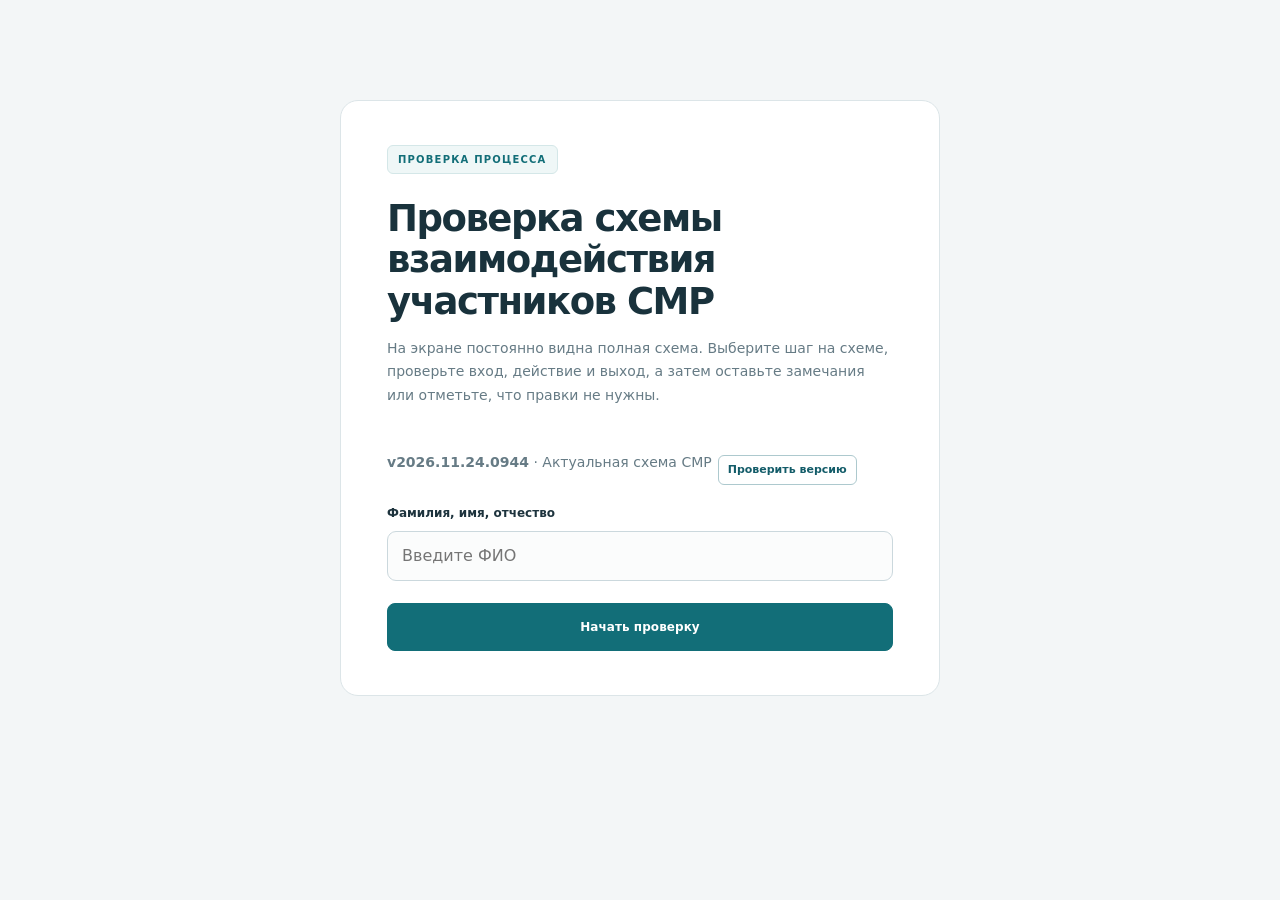
<file: index.html>
<!doctype html>
<html lang="ru">
<head>
<meta charset="utf-8">
<meta name="viewport" content="width=device-width,initial-scale=1">
<title>Проверка схемы СМР | Flat</title>
<style>
:root{--bg:#edf1f6;--panel:#fff;--ink:#172033;--muted:#687386;--line:#ccd5e3;--accent:#1d4ed8;--id:#6d28a8;--id-bg:#f3e8ff}
*{box-sizing:border-box}body{margin:0;background:var(--bg);color:var(--ink);font:13px/1.4 Inter,Segoe UI,Arial,sans-serif}button,textarea,input{font:inherit}button{cursor:pointer}.hidden{display:none!important}
.start{max-width:650px;margin:10vh auto;padding:36px;background:#fff;border:1px solid var(--line);border-radius:20px;box-shadow:0 15px 50px #20305014}.start h1{margin:0 0 12px;font-size:30px;line-height:1.15}.start p{color:var(--muted)}.start .primary{width:100%;min-height:48px;touch-action:manipulation;-webkit-tap-highlight-color:transparent}label{font-weight:700}.field{width:100%;min-height:48px;margin:8px 0 22px;padding:13px;border:1px solid #b8c1d1;border-radius:10px;font-size:16px}.primary,.ghost{padding:9px 15px;border:1px solid var(--line);border-radius:9px;background:#fff;font-weight:750}.primary{border-color:var(--accent);background:var(--accent);color:#fff}
.work{height:100vh;padding:10px}.topbar{display:flex;align-items:center;gap:12px;height:54px;padding:8px 13px;margin-bottom:9px;border:1px solid var(--line);border-radius:13px;background:#fff}.brand{font-weight:850}.spacer{flex:1}.small{color:var(--muted);font-size:11px}.workspace{display:grid;grid-template-columns:minmax(430px,45%) minmax(570px,55%);gap:10px;height:calc(100% - 63px)}.panel{min-height:0;overflow:hidden;border:1px solid var(--line);border-radius:15px;background:var(--panel);box-shadow:0 7px 24px #1c2a4110}.panel-head{display:flex;align-items:center;justify-content:space-between;gap:10px;height:50px;padding:9px 13px;border-bottom:1px solid var(--line)}.panel-head h2{margin:0;font-size:16px}.panel-head span{color:var(--muted);font-size:10px}.diagram-scroll{height:calc(100% - 50px);overflow:auto;padding:15px;scroll-behavior:smooth}.diagram{display:flex;flex-direction:column;max-width:760px;margin:auto}.flow-arrow{height:27px;color:#64748b;font-size:20px;line-height:27px;text-align:center}
.node{position:relative;min-height:47px;padding:7px 8px;border:2px solid var(--actor);border-radius:8px;background:var(--fill);color:#1e293b;text-align:left}.node:hover{filter:brightness(.98);box-shadow:0 3px 10px #1e293b20}.node strong{display:block;margin-bottom:2px;font-size:10px}.node span{display:block;font-size:9px;line-height:1.25}.node.current{z-index:5;outline:4px solid #111827;outline-offset:3px;box-shadow:0 0 0 7px #facc15,0 8px 18px #0f172a40}.node.current::after{content:'РАССМАТРИВАЕМЫЙ ШАГ';position:absolute;top:-12px;right:5px;padding:2px 6px;border-radius:99px;background:#111827;color:#fff;font-size:8px;font-weight:900;letter-spacing:.05em}.single-node{width:min(290px,86%);margin:auto}.area{position:relative;padding:28px 10px 10px;border:2px solid #8e9bb0;border-radius:13px;background:#f7f9fc}.area-title{position:absolute;top:-10px;left:12px;padding:2px 8px;border:1px solid #8e9bb0;border-radius:6px;background:#fff;color:#37455c;font-size:10px;font-weight:900;letter-spacing:.03em;text-transform:uppercase}.area-grid{display:grid;grid-template-columns:repeat(2,minmax(0,1fr));gap:8px}.subarea{position:relative;min-width:0;padding:25px 7px 7px;border:1px dashed #97a5b9;border-radius:9px;background:#fff}.subarea-title{position:absolute;top:5px;left:7px;right:7px;color:#526078;font-size:9px;font-weight:900}.subflow{display:flex;flex-direction:column;gap:3px}.subarrow{height:13px;color:#7a879b;font-size:12px;line-height:13px;text-align:center}.parallel-row{display:grid;grid-template-columns:repeat(auto-fit,minmax(95px,1fr));gap:6px}.parallel-marker{margin:0 0 5px;color:#526078;font-size:9px;font-weight:800;text-align:center;text-transform:uppercase}
.legend{display:flex;flex-wrap:wrap;gap:4px 9px;margin-bottom:12px}.legend-item{display:flex;align-items:center;gap:4px;color:#596579;font-size:9px}.legend-dot{width:9px;height:9px;border:2px solid var(--actor);border-radius:3px;background:var(--fill)}
.question-scroll{height:calc(100% - 50px);overflow:auto;padding:15px}.progress{height:6px;margin-bottom:13px;overflow:hidden;border-radius:99px;background:#d8dfe9}.progress i{display:block;height:100%;background:var(--accent)}.question-head{display:flex;align-items:flex-start;gap:9px;margin-bottom:12px}.actor-badge{padding:5px 8px;border:2px solid var(--actor);border-radius:99px;background:var(--fill);font-size:10px;font-weight:800;white-space:nowrap}.question-head h1{margin:0;font-size:20px;line-height:1.25}.id-legend{margin:0 0 10px;color:var(--muted);font-size:10px}.id-tag{display:inline-block;padding:1px 5px;border:1px solid #a472d1;border-radius:5px;background:var(--id-bg);color:var(--id);font-weight:900}.triplet{display:grid;grid-template-columns:repeat(3,minmax(0,1fr));gap:9px}.content-card{aspect-ratio:1/1;min-height:210px;padding:12px;overflow:auto;border:1px solid var(--line);border-top:6px solid var(--card);border-radius:12px;background:#fbfcfe}.content-card h3{margin:0 0 9px;color:#536078;font-size:11px;letter-spacing:.05em;text-transform:uppercase}.item{margin-bottom:6px;padding:5px 6px;border-radius:6px;font-size:11px;white-space:pre-wrap}.item.id{border-left:4px solid var(--id);background:var(--id-bg);color:#502176;font-weight:800}.item.id .id-tag{margin-right:4px}.answer{margin-top:14px;padding-top:13px;border-top:1px solid var(--line)}.answer h3{margin:0 0 8px;font-size:15px}.answer textarea{width:100%;min-height:90px;padding:10px;resize:vertical;border:1px solid #aeb9c9;border-radius:8px}.controls{display:flex;align-items:center;gap:9px;margin-top:10px}.controls .primary{margin-left:auto}.no-change{display:flex;align-items:center;gap:6px;font-weight:650}.saved{color:#087a52;font-size:11px}
@media(max-width:1050px){.work{height:auto}.workspace{grid-template-columns:1fr;height:auto}.diagram-scroll{height:540px}.question-scroll{height:auto}.panel{overflow:visible}}@media(max-width:720px){.start{min-height:100vh;min-height:100dvh;margin:0;padding:24px 18px;border:0;border-radius:0;box-shadow:none;display:flex;flex-direction:column;justify-content:center}.start h1{font-size:25px}.area-grid{grid-template-columns:1fr}.triplet{grid-template-columns:1fr}.content-card{aspect-ratio:auto;min-height:150px}.question-head{flex-direction:column}.topbar .brand{display:none}}


/* Flat redesign 2026.11 — design-only overrides, core data and numbering unchanged */
:root{--bg:#f3f6f7;--panel:#fff;--ink:#1d333d;--muted:#667b85;--line:#dce5e8;--accent:#126e78;--accentSoft:#e7f3f3;--id:#6b4891;--id-bg:#f2edf8}
html{scroll-behavior:smooth}body{font:14px/1.5 Inter,'Segoe UI',system-ui,-apple-system,Arial,sans-serif;-webkit-font-smoothing:antialiased;background:var(--bg)}
button,input,.comment-editor{font:inherit}button{transition:background-color .16s,border-color .16s,color .16s}button:focus-visible,input:focus-visible,[contenteditable]:focus-visible{outline:2px solid var(--accent);outline-offset:2px}button:disabled{cursor:default;opacity:.42}
.start{max-width:600px;margin:min(13vh,100px) auto 48px;padding:44px 46px;background:#fff;border:1px solid var(--line);border-radius:18px;box-shadow:none}
.start:before{content:'ПРОВЕРКА ПРОЦЕССА';display:inline-flex;padding:6px 10px;margin-bottom:24px;border:1px solid #d4e7e8;border-radius:6px;background:#eff7f7;color:var(--accent);font-size:10px;font-weight:800;letter-spacing:.12em}
.start h1{margin:0 0 15px;color:#19323c;font-size:clamp(26px,3vw,37px);letter-spacing:-.04em;line-height:1.12;font-weight:750}
.start p{font-size:14px;line-height:1.65;margin-bottom:30px}.start label{display:block;font-size:12px;color:var(--ink);font-weight:750}
.field{margin:9px 0 22px;border:1px solid #cbd8dd;border-radius:9px;background:#fbfcfc;padding:12px 14px;box-shadow:none}
.field:focus{background:#fff;border-color:var(--accent);outline:3px solid #e2f1f2;outline-offset:0}
.primary,.ghost{min-height:40px;padding:10px 16px;border-radius:8px;font-size:12px;font-weight:760;letter-spacing:.005em}
.primary{border:1px solid var(--accent);background:var(--accent);color:white}.primary:hover{background:#0c5961;border-color:#0c5961}
.ghost{border:1px solid #d6e1e5;background:#fff;color:#33505b}.ghost:hover{background:#eef4f5;border-color:#aebfc4}
.work{height:100vh;height:100dvh;padding:14px 16px}.topbar{height:59px;margin-bottom:12px;padding:10px 17px;border:1px solid var(--line);border-radius:12px;background:#fff;box-shadow:none}
.brand{display:flex;align-items:center;gap:11px;color:#19343b;letter-spacing:-.02em;font-size:15px;font-weight:780}.brand:before{content:'▤';display:grid;place-items:center;width:31px;height:31px;background:var(--accent);border-radius:8px;color:#fff;font-size:18px}
.topbar #who{min-width:0;max-width:38%;overflow:hidden;white-space:nowrap;text-overflow:ellipsis;font-size:12px}.topbar .primary{margin-left:auto}
.workspace{grid-template-columns:minmax(360px,43%) minmax(550px,57%);gap:12px;height:calc(100% - 71px)}
.panel{border:1px solid var(--line);border-radius:12px;background:#fff;box-shadow:none}
.panel-head{min-height:63px;height:auto;padding:13px 17px;border-bottom:1px solid #e6edef}
.panel-head h2{font-size:15px;color:#1d343c;font-weight:760;letter-spacing:-.015em}
.panel-head span{display:block;margin-top:2px;font-size:11px;color:#86959d}
.diagram-scroll{height:calc(100% - 63px);padding:21px 18px;scrollbar-color:#cbd9dc transparent}
.diagram{max-width:790px}.legend{gap:8px 16px;margin-bottom:21px;padding-bottom:13px;border-bottom:1px solid #edf1f2}
.legend-item{gap:6px;color:#627780;font-size:10.5px}.legend-dot{height:9px;width:9px;border:0;border-radius:3px;background:var(--actor)}
.flow-arrow{height:30px;line-height:29px;font-size:18px;color:#9aadb3}.subarrow{color:#a5b7bb}
.node{min-height:52px;padding:9px 11px;border:1px solid #dae5e8;border-left:4px solid var(--actor);border-radius:7px;background:#fff;color:#314952;box-shadow:none;transition:border-color .12s,background .12s}
.node:hover{filter:none;background:#f6fafb;border-color:#bdd2d7;box-shadow:none}
.node strong{font-size:10px;margin-bottom:4px;letter-spacing:.02em;color:#506772}
.node span{font-size:10px;line-height:1.36;color:#2d414b}
.node.current,.node.current:hover{outline:2px solid var(--accent);outline-offset:2px;box-shadow:0 0 0 6px #e4f2f2;background:#fff;border-color:#9bc8cc;border-left-color:var(--actor)}
.node.current:after{top:-14px;right:7px;padding:3px 7px;border-radius:4px;background:var(--accent);font-size:8px;letter-spacing:.06em}
.area{border:1px solid #d5e1e5;border-radius:10px;background:#f6f9fa;padding:29px 11px 12px}
.area-title{top:-10px;left:10px;padding:2px 8px;border:1px solid #d9e4e7;border-radius:5px;background:#fff;color:#576c77;font-size:9px;letter-spacing:.07em}
.area-grid{gap:9px}.subarea{padding:27px 8px 8px;border:1px solid #dfe8eb;border-radius:7px;background:#fff}
.subarea-title{font-size:9px;line-height:1.4;color:#6c828b;font-weight:750}.parallel-marker{font-size:9px;color:#82969d;letter-spacing:.035em}
.question-scroll{height:calc(100% - 63px);padding:19px 20px 25px;scrollbar-color:#cbd9dc transparent}
.progress{height:4px;margin:0 0 18px;border-radius:8px;background:#e8eff0}.progress i{background:var(--accent);border-radius:8px}
.question-head{gap:8px 11px;align-items:flex-start;margin-bottom:13px}.question-head h1{font-size:clamp(19px,1.75vw,23px);font-weight:760;line-height:1.27;color:#203942;letter-spacing:-.023em;scroll-margin-top:16px}
.actor-badge{padding:5px 9px;border:1px solid var(--actor);border-radius:5px;background:var(--fill);color:#294049;font-size:10px;font-weight:750}
.id-legend{display:flex;align-items:center;gap:7px;margin:0 0 12px;font-size:11px;line-height:1.5;color:#7b8993}.id-tag{padding:2px 5px;border:0;border-radius:4px;background:var(--id-bg);color:var(--id);font-weight:780}
.quote-hint{display:inline-flex;align-items:center;gap:7px;margin-bottom:16px;padding:6px 10px;border:1px solid #dce7e9;border-radius:7px;background:#f6f9fa;color:#697f89;font-size:11px;font-weight:500;letter-spacing:.005em}.hint-icon{font-size:16px;line-height:1;color:#728d96}
.triplet{gap:11px;align-items:start}.card-wrap{min-width:0;display:flex;flex-direction:column;gap:7px}
.step-recap{min-height:36px;display:flex;flex-direction:column;gap:1px;padding:0 2px;color:#607581;line-height:1.32;font-size:10px}
.recap-number{font-weight:800;color:var(--accent);letter-spacing:.035em;text-transform:none}.recap-name{overflow:hidden;display:-webkit-box;-webkit-line-clamp:2;-webkit-box-orient:vertical;line-clamp:2;color:#748892}
.content-card{aspect-ratio:auto;min-height:270px;height:clamp(270px,49vh,550px);border:1px solid #dce6e9;border-top:3px solid var(--card);border-radius:8px;background:#fff;padding:14px 12px 16px;box-shadow:none;overflow:auto;scrollbar-color:#cbd9dc transparent;user-select:text;-webkit-user-select:text;cursor:text}
.content-card h3{display:flex;align-items:center;gap:7px;padding-bottom:10px;margin:0 0 10px;border-bottom:1px solid #ecf1f2;color:#4e6570;font-size:11px;font-weight:800;letter-spacing:.07em}
.section-dot{display:inline-block;width:7px;height:7px;border-radius:2px;background:var(--card)}
.content-card .item{margin:0 0 7px;padding:7px 8px;border:1px solid transparent;border-radius:5px;background:#f7f9fa;color:#344c57;font-size:12px;line-height:1.53;white-space:pre-wrap;overflow-wrap:anywhere;user-select:text;-webkit-user-select:text}
.content-card .item.id{border:1px solid #e8def1;border-left:3px solid var(--id);background:#f7f3fb;color:#513765;font-weight:700}
.content-card .id-tag{display:inline-block;margin-right:3px;user-select:text;-webkit-user-select:text}
::selection{background:#bedcdf;color:#11333c}
.answer{margin-top:18px;padding-top:18px;border-top:1px solid #e3eaed}.answer h3{font-size:15px;font-weight:760;color:#243c46;letter-spacing:-.01em;margin-bottom:10px}
.comment-editor{width:100%;min-height:148px;padding:12px 13px;border:1px solid #cbdadf;border-radius:8px;outline:0;background:#fbfcfc;color:#233943;font-size:13px;line-height:1.55;white-space:pre-wrap;overflow:auto}
.comment-editor:focus{background:#fff;border-color:var(--accent);box-shadow:0 0 0 3px #e3f0f1}
.comment-editor:empty:before{content:attr(data-placeholder);color:#93a2a9;pointer-events:none}
.comment-editor[contenteditable="false"]{background:#f2f5f5;color:#75868d}.comment-editor .helper-label{font-weight:790;color:#284b56}
.comment-editor blockquote{margin:6px 0 10px;padding:9px 11px;border:0;border-left:3px solid var(--accent);border-radius:0 5px 5px 0;background:#eff6f6;color:#2b4a52;font-size:12px;white-space:pre-wrap}
.quote-button{position:fixed;z-index:1000;padding:9px 13px;border:1px solid #115963;border-radius:7px;background:#145f68;color:#fff;font-size:11px;font-weight:750;box-shadow:0 5px 18px #31515d29;touch-action:manipulation}
.controls{flex-wrap:wrap;gap:9px;margin-top:13px}.controls .primary{margin-left:auto}.no-change{gap:7px;color:#506772;font-size:12px;font-weight:650}.no-change input{width:16px;height:16px;accent-color:var(--accent)}.saved{font-size:10px;color:var(--accent)}
@media(max-width:1120px){.workspace{grid-template-columns:minmax(310px,41%) minmax(500px,59%)}.question-scroll{padding:16px}.content-card .item{font-size:11.5px}}
@media(max-width:1050px){.work{height:auto;padding:12px}.workspace{grid-template-columns:1fr;height:auto}.panel{overflow:hidden}.diagram-scroll{height:430px}.question-scroll{height:auto;overflow:visible}.triplet{grid-template-columns:repeat(3,minmax(0,1fr))}.content-card{height:330px}.question-head h1{scroll-margin-top:17px}}
@media(max-width:720px){.start{margin:0;max-width:none;min-height:100vh;min-height:100dvh;padding:34px 22px;border:0;border-radius:0;display:flex;flex-direction:column;justify-content:center}.start h1{font-size:31px}.start:before{align-self:flex-start}.work{padding:8px}.topbar{height:55px;padding:9px 11px;margin-bottom:8px;gap:8px}.brand{display:flex!important;font-size:13px;white-space:nowrap}.brand:before{width:26px;height:26px;font-size:15px}.topbar .small{max-width:20%;font-size:10px}.topbar .primary{padding:8px 9px;font-size:10px;min-height:34px}.workspace{gap:8px}.panel-head{padding:12px 13px;min-height:58px}.diagram-scroll{height:340px;padding:16px 12px}.question-scroll{padding:15px 13px 21px}.question-head{flex-direction:column;align-items:flex-start}.question-head h1{font-size:22px}.id-legend{font-size:10px}.quote-hint{font-size:11px;margin-bottom:16px}.triplet{grid-template-columns:1fr;gap:20px}.card-wrap{gap:7px}.step-recap{min-height:auto;display:flex;flex-direction:row;flex-wrap:wrap;align-items:baseline;gap:6px;padding:0 3px;font-size:11px}.recap-name{display:block;overflow:visible;-webkit-line-clamp:unset;line-clamp:unset;font-size:11px}.content-card{height:auto;min-height:155px;max-height:none;padding:13px}.content-card h3{font-size:12px}.content-card .item{font-size:12.5px;padding:8px 9px}.answer{margin-top:24px}.comment-editor{min-height:145px;font-size:14px}.controls .no-change{order:-1;width:100%;padding:3px 0}.controls button{flex:1}.controls .saved{order:3;width:100%;text-align:right}.quote-button{font-size:12px;max-width:calc(100vw - 16px)}}
@media(max-width:720px){.topbar #who{display:none}.topbar .primary{white-space:nowrap;padding:8px 12px}}
@media(max-width:380px){.topbar .small{display:none}.brand{font-size:12px}.start h1{font-size:27px}}



/* Three clearly delineated work areas: scheme, step, feedback */
.workspace{grid-template-columns:minmax(350px,42%) minmax(0,58%);align-items:stretch;gap:14px}
.review-stack{display:flex;flex-direction:column;min-height:0;min-width:0;gap:14px}
.panel{position:relative;border:1px solid #d3e0e3;box-shadow:none;border-radius:12px;background:#fff}
.diagram-panel{border-color:#cadde1;background:#fff}
.step-panel{flex:1;min-height:0;border-color:#dad7e6;background:#fff}
.comment-panel{flex:0 0 auto;border-color:#c9e0d9;background:#fff}
.panel-head{position:relative;min-height:64px;height:64px;padding:12px 17px;flex:none}
.diagram-panel .panel-head{background:#eef6f7;border-bottom:1px solid #d7e6e8;box-shadow:inset 0 3px 0 #729aa2}
.step-panel .panel-head{background:#f6f4fa;border-bottom:1px solid #e8e3f0;box-shadow:inset 0 3px 0 #9485ad}
.comment-panel .panel-head{background:#eef7f4;border-bottom:1px solid #d7e9e1;box-shadow:inset 0 3px 0 #6ba898}
.panel-caption{display:flex;align-items:center;gap:12px;min-width:0}
.panel-head .panel-index{margin:0;display:flex;align-items:center;justify-content:center;text-align:center;line-height:1;padding:0;width:28px;box-sizing:border-box;flex:0 0 28px;height:28px;font-size:11px;font-weight:750;border:1px solid #d0e0e3;border-radius:7px;color:#58757f;background:#fff}
.step-panel .panel-index{border-color:#e1dceb;color:#77618c}
.comment-panel .panel-index{border-color:#cfe5dc;color:#3c806d}
.panel-caption h2{font-size:15px;line-height:1.3}
.panel-caption span:not(.panel-index){font-size:11px;line-height:1.4}
.diagram-panel .diagram-scroll{height:calc(100% - 64px)}
.step-panel .question-scroll{height:calc(100% - 64px);overflow:auto;padding:16px 19px 20px}
.step-panel .content-card{height:clamp(230px,34vh,445px);min-height:230px}
.quote-hint{margin:0 0 14px;padding:0;border:0;background:transparent;color:#6e818c;line-height:1.45;font-size:11px}
.triplet{gap:9px}
.content-card h3{position:sticky;top:-14px;z-index:2;justify-content:space-between;gap:6px;min-height:39px;margin:0 0 10px;padding:0 0 9px;background:#fff}
.section-label{display:inline-flex;align-items:center;gap:5px;min-width:0}
.quote-inline{flex:0 0 auto;min-height:28px;padding:5px 8px;border:1px solid #bdd7d5;border-radius:6px;background:#f0f7f6;color:#126e78;font-size:10px;line-height:1;font-weight:730;white-space:nowrap}
.quote-inline:hover:not(:disabled),.quote-inline.quote-ready{background:#126e78;border-color:#126e78;color:white}
.quote-inline:disabled{opacity:1;cursor:default;color:#64818a;border-color:#cbdfe2;background:#f2f6f6}
.comment-body{padding:13px 17px 14px}
.comment-tabs{display:flex;gap:2px;border-bottom:1px solid #dce6e5;margin-bottom:12px}
.comment-tab{flex:1;min-width:0;border:0;border-bottom:2px solid transparent;background:transparent;color:#70818a;padding:8px 10px 9px;font-size:12px;font-weight:650;text-align:center}
.comment-tab:hover{background:#f5faf9;color:#365f61}
.comment-tab.active{color:#126e78;border-bottom-color:#126e78;font-weight:800;background:#f8fbfa}
.comment-pane-head{display:flex;justify-content:space-between;align-items:center;flex-wrap:wrap;gap:8px;margin-bottom:8px}
.comment-pane-head h3{margin:0;color:#35515c;font-size:12px;font-weight:730}
.overall-note{font-size:11px;color:#809298}
.comment-pane .comment-editor{min-height:100px;max-height:190px;font-size:12.5px;padding:10px 11px}
.comment-panel .no-change{font-size:11px;white-space:nowrap}
.comment-panel .no-change input{height:15px;width:15px}
.comment-panel .controls{justify-content:space-between;margin-top:11px}
.comment-panel .controls .primary{margin-left:0}
.comment-panel .controls .saved{flex:1;min-width:0;text-align:center}
/* Adapt the panel arrangement without nested mobile scrolling. */
@media(max-width:1050px){
 .work{height:auto;min-height:100dvh}
 .workspace{height:auto;grid-template-columns:1fr;gap:12px}
 .review-stack{height:auto;gap:12px}
 .step-panel{flex:initial}
 .step-panel .question-scroll{height:auto;overflow:visible}
 .diagram-panel .diagram-scroll{height:370px}
 .step-panel .content-card{height:350px}
}
@media(max-width:720px){
 .panel-head{height:auto;min-height:60px;padding:11px 13px}
 .diagram-panel .diagram-scroll{height:320px}
 .panel-caption{gap:9px}
 .step-panel .question-scroll{padding:15px 12px 20px}
 .step-panel .content-card{height:auto;min-height:160px;max-height:none;overflow:visible}
 .content-card h3{top:6px;padding:8px 0 9px}
 .quote-inline{min-height:32px;font-size:11px;padding:6px 10px}
 .comment-body{padding:12px}
 .comment-tab{font-size:12px;padding:10px 5px}
 .comment-pane .comment-editor{min-height:145px;max-height:none;font-size:14px}
 .comment-panel .controls .saved{order:initial;width:auto;flex:0 1 auto}
 .comment-panel .controls button{flex:0 0 auto;min-width:95px}
 .comment-panel .no-change{font-size:12px}
 .comment-pane-head{align-items:flex-start}
}
@media(max-height:750px) and (min-width:1051px){
 .work{height:auto;min-height:100vh}
 .workspace{height:auto;min-height:760px}
 .review-stack{min-height:760px}
 .diagram-panel .diagram-scroll{height:calc(100% - 64px)}
}

/* Cross-step links: exact originating document leads to an explicitly mapped output item. */
.step-reference{display:inline;color:#106d78;font-weight:800;text-decoration:underline;text-decoration-color:#8fc5c9;text-underline-offset:3px;text-decoration-thickness:1.5px;border-radius:3px;cursor:pointer;white-space:nowrap}
.step-reference:hover{color:#084f59;text-decoration-color:#084f59;background:#e4f3f3}
.step-reference:focus-visible{outline:2px solid #12818a;outline-offset:2px;background:#e4f3f3}
#output .item.ref-target{position:relative;border:1px solid #c59d47;border-left:4px solid #be8a23;background:#fff5da;color:#443c2a;box-shadow:0 0 0 2px #f8ecc9;scroll-margin:80px;transition:background-color .2s,border-color .2s}
#input .item.ref-origin{border:1px solid #bed9da;background:#e9f6f5}
.reference-notice{display:flex;flex-wrap:wrap;align-items:center;justify-content:space-between;gap:6px 12px;padding:8px 10px;margin:0 0 13px;border:1px solid #d4e6e6;border-left:3px solid #6c9ca3;border-radius:7px;background:#f3f9f9;color:#46636c;font-size:11px;line-height:1.4}
.reference-notice button{border:0;background:transparent;color:#0b6a76;text-decoration:underline;text-underline-offset:2px;font-weight:750;font-size:11px;padding:4px 0;cursor:pointer}
.reference-notice button:hover{color:#064b56}
@media(max-width:720px){.reference-notice{font-size:12px}.reference-notice button{font-size:12px}.step-reference{padding:1px 0}}

/* Backreferences sit inside the output item, beneath the document name. */
.output-consumers{display:flex;flex-wrap:wrap;align-items:baseline;gap:5px;margin-top:7px;padding-top:6px;border-top:1px solid #dfe9eb;font-size:10px;line-height:1.5}
.output-consumers-label{margin-right:2px;color:#66838b;font-size:10px;font-weight:650;white-space:nowrap}
.output-consumers .reverse-reference{display:inline-block;padding:2px 6px;border:1px solid #d6e7e8;border-radius:4px;background:#eef7f7;color:#116c75;text-decoration:none;font-size:10px;font-weight:740;white-space:nowrap}
.output-consumers .reverse-reference:hover{background:#deeff0;border-color:#9cc8ce;color:#084a53;text-decoration:underline}
.output-consumers .reverse-reference:focus-visible{outline:2px solid #126e78;outline-offset:2px}
#input .item.ref-target{position:relative;border:1px solid #c59d47;border-left:4px solid #be8a23;background:#fff5da;color:#443c2a;box-shadow:0 0 0 2px #f8ecc9;scroll-margin:80px}
#output .item.ref-origin{border:1px solid #bed9da;background:#e9f6f5}
@media(max-width:720px){.output-consumers{gap:7px;margin-top:8px;padding-top:7px;font-size:11px}.output-consumers .reverse-reference{padding:4px 8px;font-size:11px}.output-consumers-label{font-size:11px}}

/* Analytical document scopes: muted neutral for context, not the violet ID styling. */
.scope-legend{margin:0 0 12px;border:1px solid #dce8e9;border-radius:7px;background:#f8fbfb;color:#55707a;font-size:11px}
.scope-legend summary{cursor:pointer;padding:8px 11px;font-weight:650;list-style-position:inside}
.scope-legend summary:hover{background:#f0f6f6}
.scope-legend-content{padding:1px 12px 10px;border-top:1px solid #e5eeef;line-height:1.45}
.scope-legend-content p{margin:8px 0 0}.scope-caveat{color:#758990;font-size:10px}
.content-card .item.context{border:1px solid #dbe7e5;border-left:3px solid #789d96;background:#f5f9f8;color:#365850}
.content-card .context-tag,.content-card .related-tag{display:inline-block;margin-right:4px;padding:2px 5px;border-radius:4px;font-size:10px;font-weight:750;line-height:1.35}
.content-card .context-tag{background:#e2efeb;color:#446f63}
.content-card .item.related{border:1px solid #e2e5ea;border-left:3px solid #8c97aa;background:#f6f7fa}
.content-card .related-tag{background:#e8ebf2;color:#59677d}

/* Версия и проверка GitHub на стартовом экране и в шапке. */
.release-check-widget{display:inline-flex;align-items:center;flex-wrap:wrap;gap:6px;position:relative;max-width:100%;z-index:5}
.release-check-btn{background:#fff;border:1px solid #adc9ce;border-radius:6px;color:#135c69;padding:6px 9px;font-size:11px;font-weight:700;cursor:pointer}
.release-check-btn:hover{background:#e8f5f3}
.release-check-btn:disabled{opacity:.55;cursor:progress}
.release-check-result{position:absolute;z-index:9000;top:calc(100% + 8px);left:0;width:min(390px,calc(100vw - 24px));max-height:min(65vh,460px);overflow:auto;box-shadow:0 12px 36px #26374329;border:1px solid #c7dadf;background:#fff;padding:12px;border-radius:9px;color:#293c46;font-size:12px;line-height:1.55;white-space:normal}
.release-check-result[hidden]{display:none!important}
.release-result-line{margin:0 0 7px}
.release-result-important{font-weight:700;color:#0d5565}
.release-check-result a{display:block;padding-top:5px;color:#116477;font-weight:650}
@media(max-width:700px){.release-check-widget{gap:4px}.release-check-btn{font-size:10px;padding:5px 7px}}

</style>
</head>
<body>
<form id="start" class="start"><h1>Проверка схемы взаимодействия участников СМР</h1><p>На экране постоянно видна полная схема. Выберите шаг на схеме, проверьте вход, действие и выход, а затем оставьте замечания или отметьте, что правки не нужны.</p><div class="release-check-widget" data-release-widget data-release-branch="master" data-release-path="index.html" data-release-version="v2026.11.24.0944"><p class="release-stamp"><b>v2026.11.24.0944</b> · Актуальная схема СМР</p><button type="button" class="release-check-btn" data-release-check>Проверить версию</button><div class="release-check-result" data-release-result aria-live="polite" hidden></div></div><label for="fio">Фамилия, имя, отчество</label><input id="fio" class="field" name="fio" autocomplete="name" enterkeyhint="go" placeholder="Введите ФИО" required><button id="begin" class="primary" type="submit">Начать проверку</button></form>
<main id="work" class="work hidden">
  <header class="topbar"><div class="release-check-widget" data-release-widget data-release-branch="master" data-release-path="index.html" data-release-version="v2026.11.24.0944"><span class="release-stamp" role="status" aria-label="Версия сайта и время публикации в GitHub"><b>v2026.11.24.0944</b> · Актуальная схема СМР</span><button type="button" class="release-check-btn" data-release-check>Проверить версию</button><div class="release-check-result" data-release-result aria-live="polite" hidden></div></div><div class="brand">Проверка схемы СМР</div><span id="who" class="small"></span><div class="spacer"></div><button id="download" class="primary">Скачать XLSX</button></header>
  <div class="workspace">
    <section class="panel diagram-panel" aria-labelledby="diagramHeading">
      <header class="panel-head"><div class="panel-caption"><span class="panel-index">01</span><div><h2 id="diagramHeading">Схема процесса</h2><span>Выберите шаг для проверки</span></div></div></header>
      <div class="diagram-scroll" id="diagramScroll"><div class="legend" id="legend"></div><div class="diagram" id="diagram"></div></div>
    </section>
    <div class="review-stack">
      <section class="panel step-panel" aria-labelledby="stepHeading">
        <header class="panel-head"><div class="panel-caption"><span class="panel-index">02</span><div><h2 id="stepHeading">Проверка шага</h2><span id="questionCounter"></span></div></div></header>
        <div class="question-scroll">
          <div class="progress"><i id="progress"></i></div>
          <div class="question-head"><span class="actor-badge" id="actorBadge"></span><h1 id="questionTitle"></h1></div>
          
          <p class="quote-hint" role="note"><span class="hint-icon" aria-hidden="true">✎</span> Выделите фрагмент текста и нажмите «Цитировать» в соответствующей карточке.</p>
          <div class="reference-notice hidden" id="referenceNotice" role="status" aria-live="polite">
            <span id="referenceMessage">Связанный результат выделен ниже в блоке «Выход».</span>
            <button type="button" id="referenceBack">Вернуться к исходному шагу</button>
          </div>
          <div class="triplet">
            <div class="card-wrap"><article class="content-card" data-section="Вход" style="--card:#3d8ec4"><h3><span class="section-label"><span class="section-dot"></span>Вход</span><button class="quote-inline" type="button" aria-label="Цитировать выделенное из входа" disabled>Цитировать</button></h3><div id="input"></div></article></div>
            <div class="card-wrap"><article class="content-card" data-section="Действие" style="--card:#8b79bb"><h3><span class="section-label"><span class="section-dot"></span>Действие</span><button class="quote-inline" type="button" aria-label="Цитировать выделенное из действия" disabled>Цитировать</button></h3><div id="action"></div></article></div>
            <div class="card-wrap"><article class="content-card" data-section="Выход" style="--card:#43a58e"><h3><span class="section-label"><span class="section-dot"></span>Выход</span><button class="quote-inline" type="button" aria-label="Цитировать выделенное из выхода" disabled>Цитировать</button></h3><div id="output"></div></article></div>
          </div>
        </div>
      </section>
      <section class="panel comment-panel" aria-labelledby="commentsHeading">
        <header class="panel-head"><div class="panel-caption"><span class="panel-index">03</span><div><h2 id="commentsHeading">Комментарии</h2><span>Замечания к шагу или ко всей схеме</span></div></div></header>
        <div class="comment-body">
          <div class="comment-tabs" role="tablist" aria-label="Вид комментария">
            <button type="button" class="comment-tab active" id="tabStep" role="tab" aria-controls="stepCommentPane" aria-selected="true">К текущему шагу</button>
            <button type="button" class="comment-tab" id="tabOverall" role="tab" aria-controls="overallCommentPane" aria-selected="false">К схеме в целом</button>
          </div>
          <section id="stepCommentPane" class="comment-pane" role="tabpanel" aria-labelledby="tabStep">
            <div class="comment-pane-head"><h3>Нужны ли правки в этом шаге?</h3><label class="no-change"><input id="nochange" type="checkbox"> Правки не нужны</label></div>
            <div id="comment" class="comment-editor" contenteditable="true" role="textbox" aria-label="Комментарий к текущему шагу" aria-multiline="true" data-placeholder="Опишите, что нужно изменить"></div>
          </section>
          <section id="overallCommentPane" class="comment-pane hidden" role="tabpanel" aria-labelledby="tabOverall">
            <div class="comment-pane-head"><h3>Замечания к схеме в целом</h3><span class="overall-note">Один комментарий на всю схему</span></div>
            <div id="overallComment" class="comment-editor" contenteditable="true" role="textbox" aria-label="Комментарий к схеме в целом" aria-multiline="true" data-placeholder="Опишите общие замечания, не относящиеся к отдельному шагу"></div>
          </section>
          <div class="controls"><button id="back" class="ghost" type="button">Назад</button><span id="saved" class="saved" role="status" aria-live="polite"></span><button id="next" class="primary" type="button">Далее</button></div>
        </div>
      </section>
    </div>
  </div>
</main>
<script>
const MODEL={"steps":[{"order":1,"code":"0","layer":0,"actorKey":"customer","actor":"Заказчик","actorColor":"#2563eb","title":"До начала СМР: заключения, утверждение ПД и РНС","input":"Вход\n• [ПД] Проектная документация\n• Результаты инженерных изысканий\n• Заявления на экспертизы и выдачу РНС\n• Правоустанавливающие документы на земельный участок, ГПЗУ\n• Материалы ОВОС и общественных обсуждений","action":"0.1. Заказчик направляет проектную документацию и результаты инженерных изысканий в ФАУ «Главгосэкспертиза России» для проведения ГГЭ.\nУ экспертного учреждения: материалы для проведения ГГЭ.\n0.2. Заказчик получает положительное заключение ГГЭ.\nУ заказчика: положительное заключение ГГЭ.\n0.3. Заказчик направляет материалы в Росприроднадзор для проведения ГЭЭ, если она обязательна для объекта.\nУ Росприроднадзора: материалы для проведения ГЭЭ.\n0.4. Заказчик получает положительное заключение ГЭЭ, если она обязательна для объекта.\nУ заказчика: положительное заключение ГЭЭ.\n0.5. Заказчик утверждает проектную документацию приказом.\nУ заказчика: утверждённая ПД и приказ о её утверждении.\n0.6. Заказчик оформляет приказ или решение об утверждении результатов ГГЭ.\nУ заказчика: приказ или решение об утверждении результатов ГГЭ.\n0.7. Заказчик подаёт заявление о выдаче РНС в Минстрой России.\nУ Минстроя России: заявление о выдаче РНС.\n0.8. Заказчик получает разрешение на строительство.\nУ заказчика: РНС.","output":"Выход\n• [ПД] Положительное заключение ГГЭ\n• [ПД] Положительное заключение ГЭЭ (если необходимо)\n• [ОРД] Приказ об утверждении ПД и приказ/решение об утверждении результатов ГГЭ\n• [ПД] Утверждённая проектная документация\n• [ОРД] Разрешение на строительство","surveyOrder":1,"otherOutput":""},{"order":2,"code":"1","layer":1,"actorKey":"customer","actor":"Заказчик","actorColor":"#2563eb","title":"Выдача РД «В производство работ», утверждение перечня ИД и формы её ведения","input":"Вход\n• [РД] Рабочая документация\n• [ПД] Утверждённая ПД\n• [ОРД] РНС (шаг 0)\n• Проект перечня ИД\n• [ОРД] Проекты приказов о представителях","action":"1.1. Заказчик передаёт ЛОС рабочую документацию со штампом «В производство работ».\nУ ЛОС: рабочая документация для выполнения работ.\n1.2. Заказчик утверждает перечень исполнительной документации.\nУ заказчика: утверждённый перечень ИД.\n1.3. Заказчик утверждает форму ведения исполнительной документации.\nУ заказчика: утверждённая форма ведения ИД.\n1.4. Заказчик издаёт приказы о назначении представителей строительного контроля, застройщика и технического заказчика.\nУ назначенных представителей: полномочия, определённые приказами.\n1.5. Эксплуатирующая организация издаёт приказ о назначении представителей для подписания АОУСИТО и других документов СМР и ПНР.\nУ назначенных представителей: полномочия на подписание документов в пределах приказа.\n1.6. Эксплуатирующая организация передаёт заказчику приказ о назначении своих представителей.\nУ заказчика: приказ эксплуатирующей организации.","output":"Выход\n• [РД] РД со штампом «В производство работ», переданная ЛОС\n• Утверждённый перечень ИД и форма её ведения\n• [ОРД] Приказы заказчика о представителях СК, застройщика и технического заказчика\n• [ОРД] Приказ эксплуатирующей организации о представителях для АОУСИТО и других документов СМР и ПНР","surveyOrder":2,"otherOutput":""},{"order":3,"code":"2","layer":2,"actorKey":"customer","actor":"Заказчик","actorColor":"#2563eb","title":"Извещение о начале работ в ГСН (не позднее 7 раб. дн.)","input":"Вход\n• [ОРД] РНС (шаг 0)\n• [ПД] Утверждённая ПД\n• [ОРД] Извещение о начале строительства\n• [ИД] Общий журнал работ","action":"2.1. Застройщик или технический заказчик направляет извещение о начале строительства с приложениями в территориальное управление Ростехнадзора не позднее чем за 7 рабочих дней до начала строительства.\nУ территориального управления Ростехнадзора: извещение о начале строительства с приложениями.\n2.2. Застройщик или технический заказчик передаёт общий журнал работ в территориальное управление Ростехнадзора для регистрации.\nУ территориального управления Ростехнадзора: ОЖР для регистрации.","output":"Выход\n• [ОРД] Направленное извещение о начале строительства\n• [ИД] ОЖР, переданный на регистрацию","surveyOrder":3,"otherOutput":""},{"order":4,"code":"3","layer":2,"actorKey":"designer","actor":"Проектировщик","actorColor":"#7c3aed","title":"Организация авторского надзора","input":"Вход\n• [РД] РД, переданная заказчиком (шаг 1)\n• [ОРД] Основание выполнения авторского надзора","action":"3.1. Генпроектировщик назначает представителей авторского надзора приказом.\nУ представителей авторского надзора: полномочия, определённые приказом.\n3.2. Генпроектировщик открывает журнал авторского надзора.\nУ генпроектировщика: ЖАН.\n3.3. Генпроектировщик передаёт заказчику сведения о назначенных специалистах авторского надзора.\nУ заказчика: сведения о представителях авторского надзора.\nФорма ЖАН (только электронная / бумажная с электронным отражением) не определена: см. страницу «Сверка источников».","output":"Выход\n• [ОРД] Приказ о специалистах авторского надзора\n• [РД] Открытый генпроектировщиком ЖАН","surveyOrder":4,"otherOutput":""},{"order":5,"code":"4а","layer":2,"actorKey":"los","actor":"Лицо, осуществляющее строительство","actorColor":"#059669","title":"ППР, ППГР, назначение ответственных, открытие журналов","input":"Вход\n• [ПД] ПД, включая ПОС\n• [РД] РД со штампом «В производство работ» (шаг 1)","action":"4а.1. ЛОС разрабатывает ППР на основании ПД и РД.\nУ ЛОС: разработанный ППР.\n4а.2. ЛОС разрабатывает технологические карты на основании ПД и РД.\nУ ЛОС: разработанные технологические карты.\n4а.3. ЛОС разрабатывает ППГР на основании ПД и РД, если он применим для соответствующих работ.\nУ ЛОС: разработанный ППГР, если применимо.","output":"Выход\n• [ОТД] Разработанный ППР.\n• [ОТД] Разработанные технологические карты.\n• [ОТД] Разработанный ППГР, если применимо.","surveyOrder":5,"otherOutput":""},{"order":6,"code":"4в","layer":2,"actorKey":"los","actor":"Лицо, осуществляющее строительство","actorColor":"#059669","title":"ППР, ППГР, назначение ответственных, открытие журналов","input":"Вход\n• [ОРД] Документы, устанавливающие полномочия назначаемых сотрудников ЛОС: приказы, доверенности, если применимо.\n• [ОРД] Документы, подтверждающие квалификацию назначаемых сотрудников ЛОС.","action":"4в.4. ЛОС назначает ответственных лиц приказами.\nУ назначенных лиц: полномочия и обязанности, определённые приказами.","output":"Выход\n• [ОРД] Подписанные приказы о назначении ответственных лиц, загруженные в СИД.\n• [ОРД] Документы, подтверждающие полномочия назначенных сотрудников, загруженные в СИД.\n• [ОРД] Документы, подтверждающие квалификацию назначенных сотрудников, загруженные в СИД.","surveyOrder":6,"otherOutput":""},{"order":7,"code":"7","layer":2,"actorKey":"customer","actor":"Заказчик","actorColor":"#2563eb","title":"Передача геодезической разбивочной основы","input":"Вход\n• [Результат геодезических работ] Геодезическая разбивочная основа","action":"7.1. Заказчик передаёт ЛОС геодезическую разбивочную основу.\nУ ЛОС: геодезическая разбивочная основа для выполнения разбивочных работ.\n7.2. Заказчик оформляет акт освидетельствования геодезической разбивочной основы.\nУ заказчика и ЛОС: акт освидетельствования ГРО.","output":"Выход\n• [ИД] Акт освидетельствования ГРО (ИД 1)","surveyOrder":7,"otherOutput":"ГРО передана ЛОС"},{"order":8,"code":"8","layer":2,"actorKey":"customer","actor":"Заказчик","actorColor":"#2563eb","title":"Передача давальческого оборудования в монтаж","input":"Вход\n• [Материальный объект] Давальческое оборудование\n• [Входной контроль] Паспорта и документы качества","action":"8.1. Заказчик передаёт ЛОС давальческое оборудование и материалы с документами качества.\nУ ЛОС: давальческое оборудование.\n8.2. Заказчик оформляет акт приёма-передачи оборудования в монтаж по форме ОС-15 через СТДО.\nУ заказчика и ЛОС: акт приёма-передачи оборудования в монтаж.","output":"Выход\n• [ИД] Акт приёма-передачи оборудования в монтаж (ОС-15)\n• [Входной контроль] Накладная на передачу давальческих материалов подрядчику (М-15 либо иной документ по принятой форме)","surveyOrder":8,"otherOutput":"Оборудование передано ЛОС для входного контроля"},{"order":9,"code":"11","layer":2,"actorKey":"supplier","actor":"Поставщик / изготовитель","actorColor":"#d97706","title":"Поставка МТР и оборудования с документами качества","input":"Вход\n• [Материальный объект] МТР и оборудование\n• [Входной контроль] Паспорта, сертификаты, декларации ТР ТС/ЕАЭС, формуляры и инструкции по монтажу","action":"11.1. Поставщик передаёт ЛОС МТР и оборудование.\nУ ЛОС: поставленные МТР и оборудование.\n11.2. Поставщик передаёт ЛОС паспорта, сертификаты, декларации ТР ТС/ЕАЭС, формуляры и инструкции по монтажу.\nУ ЛОС: документация поставщика для входного контроля и подготовки испытаний.","output":"Выход\n• [Входной контроль] Переданные паспорта, сертификаты, декларации, формуляры и инструкции","surveyOrder":9,"otherOutput":"Поставленные МТР и оборудование"},{"order":10,"code":"6","layer":3,"actorKey":"gsn","actor":"Орган государственного строительного надзора","actorColor":"#dc2626","title":"Регистрация общего журнала, программа проверок","input":"Вход\n• [ОРД] Извещение о начале строительства (шаг 2)\n• [ИД] ОЖР на регистрацию (шаг 2)","action":"6.1. Территориальное управление Ростехнадзора рассматривает извещение о начале строительства.\nУ территориального управления Ростехнадзора: рассмотренное извещение.\n6.2. Территориальное управление Ростехнадзора регистрирует общий журнал работ.\nУ территориального управления Ростехнадзора: зарегистрированный ОЖР.\n6.3. Территориальное управление Ростехнадзора передаёт застройщику или техническому заказчику зарегистрированный общий журнал работ.\nУ застройщика или технического заказчика: зарегистрированный ОЖР.\n6.4. Территориальное управление Ростехнадзора передаёт застройщику или техническому заказчику программу проверок.\nУ застройщика или технического заказчика: программа проверок.","output":"Выход\n• [ИД] Зарегистрированный ОЖР (ОЖР с регистрационной надписью и печатью ГСН)\n• Программа проверок","surveyOrder":10,"otherOutput":""},{"order":11,"code":"4б","layer":3,"actorKey":"los","actor":"Лицо, осуществляющее строительство","actorColor":"#059669","title":"ППР, ППГР, назначение ответственных, открытие журналов","input":"Вход\n• [ОТД] Разработанные ППР и технологические карты (шаг 4а).","action":"4б.1. Подрядчик направляет ППР заказчику по электронной почте.\nУ заказчика: ППР для проверки и согласования.\n4б.2. Подрядчик направляет технологические карты заказчику по электронной почте.\nУ заказчика: технологические карты для проверки и согласования.\n4б.3. Заказчик организует проверку ППР ответственными участниками.\nУ заказчика: результаты проверки ППР.\n4б.4. Заказчик организует проверку технологических карт ответственными участниками.\nУ заказчика: результаты проверки технологических карт.\n4б.5. Ответственные участники заказчика согласовывают ППР.\nУ подрядчика и заказчика: согласованный ППР.\n4б.6. Ответственные участники заказчика согласовывают технологические карты.\nУ подрядчика и заказчика: согласованные технологические карты.\n4б.7. Подрядчик организует ознакомление исполнителей с согласованным ППР.\nУ исполнителей: сведения о порядке и условиях выполнения работ, установленных ППР.\n4б.8. Подрядчик организует ознакомление исполнителей с согласованными технологическими картами.\nУ исполнителей: сведения о технологии выполнения соответствующих работ.\n4б.9. Исполнители подписывают лист ознакомления с ППР и технологическими картами.\nУ подрядчика: подписанный лист ознакомления.\n4б.10. Подрядчик передаёт заказчику скан подписанного листа ознакомления.\nУ заказчика: скан подписанного листа ознакомления.","output":"Выход\n• [ОТД] Согласованные ППР и технологические карты; при наличии замечаний - перечень замечаний для доработки.","surveyOrder":11,"otherOutput":""},{"order":12,"code":"4г","layer":3,"actorKey":"los","actor":"Лицо, осуществляющее строительство","actorColor":"#059669","title":"ППР, ППГР, назначение ответственных, открытие журналов","input":"Вход\n• [ПД] Сведения об объекте и требования к организации строительства из ПОС, необходимые для подготовки СЖР, если применимо.\n• [РД] Сведения о конкретных конструкциях, системах и работах, для которых подготавливаются СЖР.\n• [ИД] Перечень специальных журналов работ, предусмотренных для данного вида работ.\n• [ОРД] Приказы о назначении ответственных за ведение специальных журналов работ.","action":"4г.5. ЛОС открывает специальные журналы работ.\nУ ЛОС: специальные журналы работ.","output":"Выход\n• [ИД] Подготовленные и зарегистрированные специальные журналы работ.\n• [ИД] Сведения о специальных журналах работ для включения в раздел 2 соответствующего ОЖР.","surveyOrder":12,"otherOutput":""},{"order":13,"code":"5","layer":3,"actorKey":"los","actor":"Лицо, осуществляющее строительство","actorColor":"#059669","title":"Проверка документов и допуск персонала и лабораторий к работам","input":"Вход\n• [ОРД] Приказы о назначении ответственных лиц (шаг 4в)\n• [ОРД] Документы о квалификации и аттестации персонала, включая НАКС для сварщиков, если применимо\n• [ОРД] Документы об аттестации сварочных технологий, если требуются\n• [ОРД] Комплект документов привлечённой лаборатории, требуемый процедурой допуска\n• Процедура допуска персонала и привлечённых лабораторий, если установлена","action":"5.1. ЛОС проверяет приказы о назначении ответственных лиц до допуска работников к соответствующим работам.\n5.2. ЛОС проверяет документы о квалификации и аттестации привлекаемых работников, включая документы НАКС, если они требуются для соответствующих работ.\n5.3. ЛОС проверяет документы об аттестации сварочных технологий, если их наличие предусмотрено применимыми требованиями.\n5.4. ЛОС проверяет представленный привлечённой лабораторией комплект документов и фиксирует результат в чек-листе допуска, если такая форма предусмотрена внутренней процедурой.\n5.5. ЛОС оформляет акт-допуск на выполнение работ на территории объекта, если его оформление требуется применимой процедурой.","output":"Выход\n• [ОРД] Оформленный акт-допуск, если требуется\n• Чек-лист допуска лаборатории с результатом проверки, если применяется\n• [ОРД] Проверенные документы о квалификации работников, аттестации технологий и компетентности лаборатории","surveyOrder":13,"otherOutput":"Проверенный допуск персонала к соответствующим работам\nПодтверждённый допуск привлечённой лаборатории, если предусмотрен процедурой"},{"order":14,"code":"9","layer":3,"actorKey":"los","actor":"Лицо, осуществляющее строительство","actorColor":"#059669","title":"Разбивка осей, вынос в натуру","input":"Вход\n• [Результат] Переданная ГРО (шаг 7)\n• [ИД] Акт освидетельствования ГРО\n• [РД] Разбивочные чертежи","action":"9.1. Геодезическая служба ЛОС выполняет разбивку осей по переданной ГРО и рабочей документации.\nУ ЛОС: разбитые оси объекта.\n9.2. Геодезическая служба ЛОС выполняет вынос проектных элементов в натуру по рабочей документации.\nУ ЛОС: вынесенные в натуру проектные элементы.\n9.3. Геодезическая служба ЛОС оформляет акт разбивки осей.\nУ ЛОС: акт разбивки осей.","output":"Выход\n• [ИД] Акт разбивки осей (ИД 2)","surveyOrder":14,"otherOutput":"Оси вынесены в натуру"},{"order":15,"code":"10","layer":3,"actorKey":"los","actor":"Лицо, осуществляющее строительство","actorColor":"#059669","title":"Входной контроль МТР и оборудования (с СК заказчика)","input":"Вход\n• [Материальный объект] МТР и оборудование (шаги 8, 11)\n• [ИД] ОС-15\n• [Входной контроль] Паспорта, сертификаты, декларации, формуляры, инструкции\n• [РД] Требования к МТР и оборудованию","action":"10.1. ЛОС совместно со строительным контролем заказчика проверяет поступившие МТР и оборудование на соответствие рабочей документации.\nУ участников контроля: результаты проверки МТР и оборудования.\n10.2. ЛОС совместно со строительным контролем заказчика проверяет документы качества на поступившие МТР и оборудование.\nУ участников контроля: результаты проверки документов качества.\n10.3. ЛОС вносит результаты входного контроля в журнал входного контроля.\nУ ЛОС: записи в журнале входного контроля.\n10.4. ЛОС оформляет акты входного контроля.\nУ ЛОС: акты входного контроля.\n10.5. ЛОС оформляет акты выявленных дефектов при наличии дефектов.\nУ ЛОС: акты выявленных дефектов, если дефекты обнаружены.\nСтруктурные изменения по встречам не внесены: первичные файлы не найдены; в реестре есть открытые вопросы.","output":"Выход\n• [ИД] Журнал и акты входного контроля (ИД 12)\n• Акты о выявленных дефектах (при наличии)","surveyOrder":15,"otherOutput":"Решение по результатам входного контроля"},{"order":16,"code":"16","layer":4,"actorKey":"los","actor":"Лицо, осуществляющее строительство","actorColor":"#059669","title":"Выполнение СМР по РД и ППР, записи в журналах","input":"Вход\n• [РД] Рабочая документация со штампом «В производство работ»\n• [ОТД] ППР и технологические карты\n• [ОРД] Документы допуска персонала и лабораторий (шаг 5), если применимо\n• [ИД] Результаты входного контроля МТР и оборудования (шаг 10)","action":"16.1. ЛОС выполняет СМР по рабочей документации, ППР и технологическим картам с использованием МТР и оборудования, прошедших входной контроль.\n16.2. ЛОС вносит сведения о выполненных работах в общий журнал работ.\n16.3. ЛОС вносит сведения о выполненных работах в специальные журналы работ, если их ведение требуется.\n16.4. ЛОС устраняет замечания строительного контроля к соответствующему объёму СМР, если они выявлены при текущих проверках или приёмке.","output":"Выход\n• [ИД] Записи о выполненных работах в ОЖР и СЖР, если применимо","surveyOrder":18,"otherOutput":"Выполненный объём СМР (ещё не означает приёмку)\nУстранённые замечания и исправленный объём СМР, если выявлялись нарушения"},{"order":17,"code":"12","layer":4,"actorKey":"customer","actor":"Заказчик","actorColor":"#2563eb","title":"Строительный контроль заказчика: выборочная проверка в ходе СМР","input":"Вход\n• [РД] Рабочая документация\n• [ИД] ОЖР и относящиеся к проверяемому объёму документы\n• [Результат] Выполняемый или частично выполненный объём СМР (шаг 16)","action":"12.1. Служба строительного контроля заказчика выборочно проверяет выполняемые ЛОС работы на соответствие рабочей документации в ходе СМР.\n12.2. Служба строительного контроля заказчика фиксирует замечания и предписания по результатам выборочной проверки, если выявлены нарушения.\n12.3. Служба строительного контроля заказчика вносит запись о результатах проверки в ОЖР, если это предусмотрено применимой процедурой.\n12.4. ЛОС устраняет замечания, выявленные при проверке, если они имеются.\n12.5. Служба строительного контроля заказчика повторно проверяет устранение замечаний, если повторная проверка предусмотрена применимой процедурой.","output":"Выход\n• Оформленные замечания и предписания, если выявлены нарушения\n• [ИД] Записи в ОЖР о проверке и устранении замечаний, если применимо","surveyOrder":16,"otherOutput":"Результаты выборочной проверки СК заказчика\nПодтверждение устранения замечаний и повторной проверки, если проводилась"},{"order":18,"code":"13","layer":4,"actorKey":"designer","actor":"Проектировщик","actorColor":"#7c3aed","title":"Авторский надзор, согласование отступлений от РД","input":"Вход\n• [РД] ЖАН (шаг 3)\n• [ОРД] Приказ о специалистах АН\n• [РД] Рабочая документация и предложения об изменениях","action":"13.1. Представитель авторского надзора проверяет соответствие выполняемых работ рабочей документации.\nУ представителя авторского надзора: результаты проверки работ.\n13.2. Представитель авторского надзора вносит записи в журнал авторского надзора.\nУ генпроектировщика: записи в ЖАН.\n13.3. Генпроектировщик согласовывает изменения рабочей документации.\nУ генпроектировщика: согласованные изменения РД.\n13.4. Генпроектировщик передаёт согласованные изменения рабочей документации заказчику и ЛОС.\nУ заказчика и ЛОС: согласованные изменения РД.\nФорма ЖАН (только электронная / бумажная с электронным отражением) не определена: см. страницу «Сверка источников».","output":"Выход\n• [РД] Записи в ЖАН\n• [РД] Согласованные изменения РД","surveyOrder":17,"otherOutput":""},{"order":19,"code":"17","layer":4,"actorKey":"gsn","actor":"Орган государственного строительного надзора","actorColor":"#dc2626","title":"Выездная проверка Ростехнадзора по программе","input":"Вход\n• Программа проверок Ростехнадзора (шаг 6)\n• [Результат] Проверяемый объём СМР\n• [ПД] Проектная документация\n• [РД] Рабочая документация, при необходимости\n• [ИД] Исполнительная документация на проверяемый объём СМР\n• [ИД] ОЖР и СЖР, если применимо","action":"17.1. Территориальное управление Ростехнадзора проводит проверку предусмотренного программой объёма СМР.\n17.2. Территориальное управление Ростехнадзора оформляет акт проверки с зафиксированными результатами, в том числе нарушениями, устранёнными в ходе проверки.\n17.3. Территориальное управление Ростехнадзора выдаёт адресату отдельное предписание по нарушениям, требующим последующего устранения, если для этого имеются основания.","output":"Выход\n• [Ввод объекта в эксплуатацию] Акт проверки Ростехнадзора\n• Отдельное предписание Ростехнадзора, если выдано","surveyOrder":20,"otherOutput":""},{"order":20,"code":"14","layer":4,"actorKey":"los","actor":"Лицо, осуществляющее строительство","actorColor":"#059669","title":"Исполнительная съёмка и лабораторный контроль","input":"Вход\n• [Результат] Выполненный объём СМР (шаг 16)\n• [ИД] Записи в ОЖР и СЖР, если ведутся\n• [РД] Рабочая документация","action":"14.1. Геодезическая служба подрядчика выполняет исполнительную съёмку выполненного объёма СМР.\n14.2. Геодезическая служба подрядчика или ЛОС (Подрядчик) оформляет исполнительные схемы по результатам съёмки в соответствии с распределением функций.\n14.3. ЛНК, СТЛ или ЭТЛ подрядчика либо привлечённой организации выполняет предусмотренный рабочей документацией лабораторный контроль.\n14.4. ЛОС передаёт оформленные исполнительные схемы и готовые лабораторные документы для комплектования материалов к приёмочной инспекции.","output":"Выход\n• [ИД] Исполнительные геодезические схемы (ИД 8), если применимо\n• [ИД] Исполнительные схемы и профили (ИД 9), если предусмотрены\n• [ИД] Протоколы ЛНК, СТЛ и ЭТЛ (ИД 11), если применимо","surveyOrder":19,"otherOutput":""},{"order":21,"code":"15","layer":5,"actorKey":"los","actor":"Лицо, осуществляющее строительство","actorColor":"#059669","title":"Подготовка комплекта документов и инициирование приёмочной инспекции","input":"Вход\n• [ИД] Исполнительные схемы и лабораторные протоколы (шаг 14)\n• [ИД] Записи в ОЖР и СЖР, если применимо\n• [РД] Рабочая документация\n• [ИД] Документы ранее принятых этапов, если относятся к предъявляемому объёму\n• [ИД] Документы входного контроля МТР и оборудования (шаг 10), относящиеся к предъявляемому объёму работ, если их включение предусмотрено составом приёмочного комплекта.","action":"15.1. ЛОС (Подрядчик) формирует комплект документов для приёмочной инспекции на конкретный предъявляемый объём работ и при наличии подготовленного проекта акта включает его в комплект.\n15.2. ЛОС (Подрядчик) формирует приёмочную инспекцию и уведомляет необходимых участников.","output":"Выход\n• Материалы для приёмочной инспекции на предъявляемый объём работ\n• [ИД] Проект акта с приложениями, если подготовлен\n• Уведомление необходимых участников приёмочной инспекции","surveyOrder":21,"otherOutput":""},{"order":22,"code":"18","layer":6,"actorKey":"multi","actor":"Участники строительства","actorColor":"#475569","title":"Приёмочная инспекция предъявленного объёма работ","input":"Вход\n• Материалы для приёмочной инспекции (шаг 15), включая проект акта, если подготовлен, и [ИД] документы входного контроля МТР и оборудования (шаг 10), если они требуются для предъявляемого объёма\n• [ИД] Исполнительные схемы и лабораторные протоколы (шаг 14)\n• [РД] Рабочая документация\n• [ОРД] Документы о полномочиях необходимых участников инспекции\n• [Результат] Предъявленный объём выполненных СМР","action":"18.1. ЛОС предъявляет уполномоченным участникам приёмочной инспекции конкретный объём выполненных работ и комплект подтверждающих документов.\n18.2. ЛОС выполняет предусмотренные РД испытания технологических трубопроводов на прочность и герметичность, промывку и продувку, если они применимы к предъявляемому объёму.\n18.3. ЛОС выполняет предусмотренные РД испытания нетехнологических трубопроводов на прочность и герметичность и очистку, в том числе поршнями, если соответствующие операции требуются.\n18.4. Уполномоченные участники проводят приёмочную инспекцию предъявленного объёма и фиксируют результат проверки в корпоративной форме 4 или её цифровом представлении.\n18.5. Уполномоченные участники оформляют и подписывают применимые акты при положительном результате приёмочной инспекции.\n18.6. Фиксация замечаний и выдача предписаний\nУполномоченные участники фиксируют выявленные несоответствия по результатам приёмочной инспекции. При наличии оснований уполномоченный представитель строительного контроля заказчика оформляет и направляет ЛОС предписание об устранении выявленных нарушений.\n18.7. Устранение нарушений и повторное предъявление\nЛОС устраняет выявленные несоответствия, оформляет подтверждающие документы об их устранении и повторно предъявляет соответствующий объём работ на приёмочную инспекцию.","output":"Выход\n• Заключение о результате приёмочной инспекции (форма 4, в том числе цифровая)\n• [ИД] АОСР, АОСК, АОУСИТО по применимости к виду работ\n• [ИД] Акт приёмки выполненных работ или акт промежуточной приёмки ответственных конструкций, если предусмотрен перечнем ПСД для данного вида работ\n• [ИД] Акты испытаний технологических трубопроводов на прочность и герметичность, если требуются; с указанием испытанной линии или участка и границ испытания в соответствии с РД и программой испытаний\n• [ИД] Акты промывки и продувки технологических трубопроводов, если требуются\n• [ИД] Акты испытаний нетехнологических трубопроводов на прочность и герметичность, если требуются; с указанием испытанной линии или участка и границ испытания в соответствии с РД и программой испытаний\n• [ИД] Акты очистки нетехнологических трубопроводов, включая очистку поршнями, если требуется\n• [ИД] Свидетельство о монтаже или удостоверение о качестве монтажа технологических трубопроводов, если предусмотрено применимой нормативной документацией\n• Оформленные замечания и предписания, документы о выполнении мероприятий по устранению, если составлялись\n• [ИД] Акты приёмки оснований, скважин и свай (земляные и свайные работы)\n• [ИД] Акты приёмки выполненных отделочных работ, защитных и изоляционных покрытий\n• [ИД] Акты приёмки инженерных систем, трубопроводов и участков сетей\n• [ИД] Акты приёмки строительных и металлических конструкций, резервуаров и крановых путей\n• [ИД] Акты приёмки и сдачи электромонтажных работ и специальных защитных систем\n• [Результат] Успешный результат прохождения инспекции (один из финальных положительных статусов инспекции в СИД)","surveyOrder":22,"otherOutput":"Успешно пройденная приёмочная инспекция на конкретный объём работ, если результат положительный\nУстранение недостатков и повторное предъявление работ, если замечания выявлялись\nРезультат повторной приёмочной инспекции, если проводилась"},{"order":23,"code":"21","layer":7,"actorKey":"los","actor":"Лицо, осуществляющее строительство","actorColor":"#059669","title":"Внутритрубная диагностика нетехнологических трубопроводов","input":"Вход\n• [Результат] Подготовленный нетехнологический трубопровод\n• [ПД] Требование внутритрубной диагностики, если установлено проектной документацией\n• [РД] Применимые требования к проведению диагностики","action":"21.1. Исполнитель проводит внутритрубную диагностику нетехнологического трубопровода, если она предусмотрена проектной документацией.\n21.2. Исполнитель оформляет технический отчёт по результатам проведённой внутритрубной диагностики.\n21.3. ЛОС устраняет выявленные диагностикой дефекты и оформляет дополнительный комплект ИД по исправленным работам, если дефекты обнаружены.","output":"Выход\n• Технический отчёт внутритрубной диагностики, если она проводилась\n• [ИД] Дополнительный комплект документов по устранению дефектов, если дефекты выявлялись","surveyOrder":23,"otherOutput":""},{"order":24,"code":"22","layer":7,"actorKey":"supplier","actor":"Поставщик / изготовитель","actorColor":"#d97706","title":"Индивидуальные испытания оборудования","input":"Вход\n• [Результат] Смонтированное оборудование\n• [Входной контроль] Паспорт оборудования и документы, подтверждающие его качество и соответствие установленным требованиям (шаг 11)\n• [Входной контроль] Инструкции изготовителя, необходимые для проведения испытаний\n• [ИД] Исполнительная документация, подтверждающая готовность оборудования к индивидуальным испытаниям.\n• [ИД] Акт, подтверждающий выполнение монтажа оборудования, если предусмотрен применимыми требованиями.","action":"22.1. ЛОС организует индивидуальные испытания смонтированного оборудования в соответствии с применимой документацией. Представители поставщика или изготовителя участвуют в испытаниях, если такое участие предусмотрено нормативными требованиями, документацией изготовителя или условиями договора.\n22.2. Участники испытаний фиксируют результаты испытаний, замечания и предписания, если они возникли.\n22.3. ЛОС или ответственный исполнитель устраняет недостатки, препятствующие положительному результату индивидуальных испытаний, в пределах установленной ответственности.\n22.4. Уполномоченные участники оформляют акт индивидуальных испытаний оборудования после получения положительного результата.\n22.5. Поставщик оборудования передаёт заказчику результаты индивидуальных испытаний для последующих процедур, если это предусмотрено схемой взаимодействия.","output":"Выход\n• [ИД] Акт индивидуальных испытаний оборудования при положительном результате\n• Оформленные замечания и предписания по результатам испытаний, если выдавались\n• Документы об устранении препятствующих недостатков, если такие недостатки выявлялись","surveyOrder":24,"otherOutput":""},{"order":25,"code":"20","layer":8,"actorKey":"los","actor":"Лицо, осуществляющее строительство","actorColor":"#059669","title":"Комплектование ИД по титулам и системам","input":"Вход\n• [ИД] Подписанные применимые акты приёмки работ (шаг 18)\n• [ИД] Акты испытаний, промывки, продувки и очистки трубопроводов (шаг 18, если применимо)\n• Технический отчёт внутритрубной диагностики и документы устранения дефектов (шаг 21, если применимо)\n• [РД] Рабочие чертежи\n• Замечания по ИД (шаг 19, если имеются)\n• [ИД] Паспорта трубопроводов, если требуются.\n• [ИД] Общий журнал работ и специальные журналы работ, если применимы к комплектуемому объёму.\n• [ИД] Акты индивидуальных испытаний оборудования (шаг 22), если применимо.","action":"20.1. ЛОС (Подрядчик) комплектует исполнительную документацию по титулам и системам, включая подписанные акты, применимые исполнительные чертежи, журналы работ и документы испытаний.\n20.2. ЛОС (Подрядчик) составляет реестр исполнительной документации.\n20.3. ЛОС (Подрядчик) передаёт комплект исполнительной документации с реестром в ПКИД заказчика для проверки.\n20.4. ЛОС (Подрядчик) дорабатывает комплект исполнительной документации по полученным замечаниям.","output":"Выход\n• [ИД] Комплект ИД по титулам и системам\n• [ИД] Рабочие чертежи с надписями о соответствии (ИД 7)\n• [ИД] Реестр ИД","surveyOrder":25,"otherOutput":""},{"order":26,"code":"19","layer":9,"actorKey":"customer","actor":"Заказчик","actorColor":"#2563eb","title":"Проверка комплекта ИД, выдача замечаний","input":"Вход\n• [ИД] Комплект ИД по титулам и системам (шаг 20)\n• [ИД] Реестр ИД","action":"19.1. ПКИД заказчика проверяет полученный от ЛОС комплект исполнительной документации.\nУ ПКИД заказчика: результаты проверки комплекта ИД.\n19.2. ПКИД заказчика фиксирует замечания к комплекту ИД и направляет их ЛОС для устранения в установленной форме.\nУ ЛОС: реестр замечаний по ИД для доработки.\n19.3. При отсутствии замечаний ПКИД заказчика передаёт проверенный комплект ИД для последующей приёмки.\nУ рабочей комиссии: проверенный комплект ИД.","output":"Выход\n• Реестр замечаний по ИД при их наличии\n• [ИД] Проверенный комплект ИД при отсутствии замечаний","surveyOrder":26,"otherOutput":""},{"order":27,"code":"23","layer":10,"actorKey":"customer","actor":"Заказчик","actorColor":"#2563eb","title":"Рабочая комиссия: приёмка после индивидуальных испытаний","input":"Вход\n• [ИД] Проверенный комплект ИД (шаг 19)\n• [ИД] Акты индивидуальных испытаний (шаг 22)","action":"23.1. Рабочая комиссия заказчика рассматривает проверенный комплект ИД и акты индивидуальных испытаний.\nУ рабочей комиссии: результаты рассмотрения комплекта ИД и актов испытаний.\n23.2. Рабочая комиссия принимает оборудование для комплексного опробования и оформляет соответствующий акт. Акт подписывают уполномоченные представители в соответствии с установленной формой и процедурой приёмки.\nУ заказчика: оборудование, принятое для комплексного опробования.\n23.3. Рабочая комиссия заказчика передаёт эксплуатирующей организации акт приёмки оборудования для комплексного опробования.\nУ эксплуатирующей организации: акт приёмки для комплексного опробования.","output":"Выход\n• Акт приёмки для комплексного опробования","surveyOrder":27,"otherOutput":""},{"order":28,"code":"26","layer":11,"actorKey":"supplier","actor":"Поставщик / изготовитель","actorColor":"#d97706","title":"Шеф-монтаж (шеф-наладка) при комплексном опробовании","input":"Вход\n• [ИД] Акты индивидуальных испытаний (шаг 22)\n• Инструкции по наладке\n• [Результат] Оборудование для комплексного опробования","action":"26.1. Представители поставщика или изготовителя участвуют в наладке оборудования при комплексном опробовании, если это предусмотрено документацией изготовителя или условиями договора.\nУ участников комплексного опробования: результаты шеф-монтажа (шеф-наладки).\n26.2. Результаты наладки оформляются применимыми документами и передаются для дальнейшего комплектования и приёмки по установленному маршруту.\nУ эксплуатирующей организации: протоколы наладки.","output":"Выход\n• Протоколы наладки","surveyOrder":28,"otherOutput":""},{"order":29,"code":"27","layer":11,"actorKey":"operator","actor":"Эксплуатирующая организация","actorColor":"#0891b2","title":"Комплексное опробование (ПНР под нагрузкой)","input":"Вход\n• Акт приёмки для комплексного опробования (шаг 23)\n• Протоколы наладки (шаг 26)","action":"27.1. Эксплуатирующая организация проводит комплексное опробование оборудования под нагрузкой после приёмки рабочей комиссией с участием поставщика по шеф-наладке.\nУ эксплуатирующей организации: результаты комплексного опробования.\n27.2. Эксплуатирующая организация оформляет акт комплексного опробования.\nУ эксплуатирующей организации: акт комплексного опробования.\n27.3. Эксплуатирующая организация оформляет протоколы ПНР.\nУ эксплуатирующей организации: протоколы ПНР.\n27.4. Эксплуатирующая организация передаёт ЛОС акт комплексного опробования и протоколы ПНР для предъявления объекта.\nУ ЛОС: акт комплексного опробования и протоколы ПНР.","output":"Выход\n• Акт комплексного опробования\n• Протоколы ПНР","surveyOrder":29,"otherOutput":""},{"order":30,"code":"25","layer":12,"actorKey":"los","actor":"Лицо, осуществляющее строительство","actorColor":"#059669","title":"Предъявление объекта, устранение недоделок","input":"Вход\n• Акт комплексного опробования и протоколы ПНР (шаг 27)\n• [ИД] Комплект ИД","action":"25.1. ЛОС устраняет недоделки по результатам комплексного опробования.\nУ ЛОС: объект с устранёнными недоделками.\n25.2. ЛОС оформляет КС-2 на основании исполнительной документации.\nУ ЛОС: КС-2.\n25.3. ЛОС оформляет КС-3 на основании исполнительной документации.\nУ ЛОС: КС-3.\n25.4. ЛОС ведёт ведомость недоделок.\nУ ЛОС: ведомость недоделок.\n25.5. ЛОС предъявляет объект заказчику для приёмки.\nУ заказчика: объект, предъявленный к приёмке.\n25.6. ЛОС подготавливает и предъявляет заказчику следующие документы (по применимости):\n• [Ввод объекта в эксплуатацию] Акт приёмки законченного строительством объекта (форма КС-11 - по применимости)\n• [Ввод объекта в эксплуатацию] Заявление о соответствии законченного строительством объекта требованиям технических регламентов и проектной документации (приложение А СП 68.13330.2017; ПСД 00.05.01 / 00.03.05.01)\n• [Ввод объекта в эксплуатацию] Справка о соответствии параметров построенного, реконструированного объекта капитального строительства проектной документации (приложение Б СП 68.13330.2017; ПСД 00.05.02 / 00.03.05.02)\n• [Ввод объекта в эксплуатацию] Справка о соответствии построенного, реконструированного объекта капитального строительства требованиям технических регламентов (приложение В СП 68.13330.2017; ПСД 00.05.03 / 00.03.05.03)","output":"Выход\n• КС-2, КС-3\n• [ИД] Ведомость недоделок\n• [Ввод объекта в эксплуатацию] Акт приёмки законченного строительством объекта (форма КС-11 - по применимости)\n• [Ввод объекта в эксплуатацию] Заявление о соответствии законченного строительством объекта требованиям технических регламентов и проектной документации (приложение А СП 68.13330.2017; ПСД 00.05.01 / 00.03.05.01)\n• [Ввод объекта в эксплуатацию] Справка о соответствии параметров построенного, реконструированного объекта капитального строительства проектной документации (приложение Б СП 68.13330.2017; ПСД 00.05.02 / 00.03.05.02)\n• [Ввод объекта в эксплуатацию] Справка о соответствии построенного, реконструированного объекта капитального строительства требованиям технических регламентов (приложение В СП 68.13330.2017; ПСД 00.05.03 / 00.03.05.03)","surveyOrder":30,"otherOutput":"Объект предъявлен заказчику"},{"order":31,"code":"24","layer":13,"actorKey":"customer","actor":"Заказчик","actorColor":"#2563eb","title":"Приёмка объекта, извещение об окончании в ГСН","input":"Вход\n• [Результат] Предъявленный объект (шаг 25)\n• КС-2, КС-3\n• [ИД] Ведомость недоделок\n• [ИД] Комплект ИД\n• [Ввод объекта в эксплуатацию] Акт приёмки законченного строительством объекта (форма КС-11 - по применимости) (шаг 25)\n• [Ввод объекта в эксплуатацию] Заявление о соответствии законченного строительством объекта требованиям технических регламентов и проектной документации (приложение А СП 68.13330.2017; ПСД 00.05.01 / 00.03.05.01) (шаг 25)\n• [Ввод объекта в эксплуатацию] Справка о соответствии параметров построенного, реконструированного объекта капитального строительства проектной документации (приложение Б СП 68.13330.2017; ПСД 00.05.02 / 00.03.05.02) (шаг 25)\n• [Ввод объекта в эксплуатацию] Справка о соответствии построенного, реконструированного объекта капитального строительства требованиям технических регламентов (приложение В СП 68.13330.2017; ПСД 00.05.03 / 00.03.05.03) (шаг 25)","action":"24.1. Заказчик рассматривает предъявленный ЛОС акт приёмки ОКС (форма КС-11, если она применяется) и принимает объект по акту приёмки ОКС.\nУ заказчика: принятый объект и акт приёмки ОКС.\n24.2. Заказчик направляет в территориальное управление Ростехнадзора извещение об окончании строительства для итоговой проверки.\nУ территориального управления Ростехнадзора: извещение об окончании строительства.\nОснование: ст. 55 ГрК РФ.","output":"Выход\n• [Ввод объекта в эксплуатацию] Акт приёмки ОКС (форма КС-11, если применяется)\n• [Ввод объекта в эксплуатацию] Извещение об окончании работ","surveyOrder":31,"otherOutput":""},{"order":32,"code":"28","layer":14,"actorKey":"gsn","actor":"Орган государственного строительного надзора","actorColor":"#dc2626","title":"Итоговая проверка и получение ЗОС","input":"Вход\n• [Ввод объекта в эксплуатацию] Извещение об окончании работ (шаг 24)\n• [Ввод объекта в эксплуатацию] Акт приёмки ОКС\n• [ИД] Комплект ИД, включая применимые акты освидетельствования (АОСР, АОСК, АОУСИТО), испытаний и приёмки\n• Акты проверок и предписания (шаг 17)\n• Акт комплексного опробования и протоколы ПНР (шаг 27), если применимы.\n• Заключение федерального государственного экологического надзора (ЗЭН / ЭкоЗОС), если требуется.","action":"28.1. Территориальное управление Ростехнадзора проводит итоговую проверку объекта и исполнительной документации после получения извещения об окончании работ.\nУ территориального управления Ростехнадзора: результаты итоговой проверки.\n28.2. Территориальное управление Ростехнадзора выдаёт застройщику ЗОС либо отказ в выдаче ЗОС.\nУ застройщика: ЗОС или отказ в выдаче ЗОС.","output":"Выход\n• [Ввод объекта в эксплуатацию] ЗОС либо отказ в выдаче ЗОС","surveyOrder":32,"otherOutput":""},{"order":33,"code":"29","layer":15,"actorKey":"los","actor":"Лицо, осуществляющее строительство","actorColor":"#059669","title":"Передача ИД на постоянное хранение","input":"Вход\n• [Ввод объекта в эксплуатацию] ЗОС (шаг 28)\n• [ИД] Комплект ИД","action":"29.1. ПКИД заказчика подготавливает проверенный комплект подписанной исполнительной документации для передачи эксплуатирующему подразделению.\n29.2. Эксплуатирующее подразделение проверяет полноту получаемого комплекта ИД и фиксирует замечания, если они имеются.\n29.3. После устранения препятствующих замечаний уполномоченные представители заказчика и эксплуатирующего подразделения оформляют и подписывают акт приёма-передачи исполнительной документации.\n29.4. Комплект ИД передаётся эксплуатирующему подразделению на постоянное хранение.\nУ эксплуатирующей организации: комплект ИД для постоянного хранения и акт передачи.","output":"Выход\n• [ИД] Комплект ИД передан на постоянное хранение\n• Акт передачи ИД","surveyOrder":33,"otherOutput":""},{"order":34,"code":"30","layer":15,"actorKey":"customer","actor":"Заказчик","actorColor":"#2563eb","title":"Получение разрешения на ввод в эксплуатацию","input":"Вход\n• [Ввод объекта в эксплуатацию] ЗОС (шаг 28)\n• [Ввод объекта в эксплуатацию] Акт приёмки ОКС (шаг 24)\n• [ОРД] РНС\n• [Ввод объекта в эксплуатацию] Заявление о выдаче разрешения на ввод\n• Заключение федерального государственного экологического надзора (ЗЭН / ЭкоЗОС), если его получение предусмотрено законодательством для соответствующего объекта.","action":"30.1. Застройщик подаёт в Минстрой России заявление о выдаче разрешения на ввод с ЗОС и актом приёмки ОКС, а также с заключением федерального государственного экологического надзора, если оно требуется.\nУ Минстроя России: заявление о выдаче разрешения на ввод с приложениями.\n30.2. Застройщик получает разрешение на ввод в эксплуатацию либо решение об отказе.\nУ застройщика: разрешение на ввод или решение об отказе.","output":"Выход\n• [Ввод объекта в эксплуатацию] Разрешение на ввод в эксплуатацию либо решение об отказе","surveyOrder":34,"otherOutput":""},{"order":35,"code":"31","layer":16,"actorKey":"operator","actor":"Эксплуатирующая организация","actorColor":"#0891b2","title":"Хранение ИД в течение срока эксплуатации, регистрация ОПО","input":"Вход\n• [ИД] Комплект ИД и акт передачи (шаг 29)\n• [Ввод объекта в эксплуатацию] Разрешение на ввод (шаг 30)","action":"31.1. Эксплуатирующая организация принимает переданный комплект ИД в архив.\nУ эксплуатирующей организации: архивный комплект ИД.\n31.2. Эксплуатирующая организация обеспечивает хранение ИД в течение срока эксплуатации объекта.\nУ эксплуатирующей организации: ИД на постоянном хранении.\n31.3. Эксплуатирующая организация направляет сведения об ОПО в территориальное управление Ростехнадзора для регистрации.\nУ территориального управления Ростехнадзора: сведения об ОПО для регистрации.","output":"Выход\n• [ИД] Архив ИД на срок эксплуатации\n• Сведения в реестре ОПО","surveyOrder":35,"otherOutput":""}],"actors":{"customer":{"name":"Заказчик","color":"#2563eb"},"designer":{"name":"Проектировщик","color":"#7c3aed"},"los":{"name":"Лицо, осуществляющее строительство","color":"#059669"},"supplier":{"name":"Поставщик / изготовитель","color":"#d97706"},"gsn":{"name":"Орган государственного строительного надзора","color":"#dc2626"},"operator":{"name":"Эксплуатирующая организация","color":"#0891b2"},"multi":{"name":"Участники строительства","color":"#475569"}}};
const STEP_REFERENCE_TARGETS={"1|2|0":[4],"2|0|0":[4],"3|0|1":[0],"4а|1|1":[0],"6|0|2":[0],"6|1|2":[1],"4б|0|4а":[0,1],"5|0|4в":[0],"9|0|7":[],"10|0|8":[],"10|0|11":[],"16|2|5":[0,1,2],"16|3|10":[0,1],"12|2|16":[],"13|0|3":[1],"17|0|6":[1],"14|0|16":[],"15|0|14":[0,1,2],"15|4|10":[0],"18|0|15":[0,1],"18|0|10":[0],"18|1|14":[0,1,2],"22|1|11":[0],"20|0|18":[1,2,9,10,11,12,13],"20|1|18":[3,4,5,6],"20|2|21":[0,1],"20|4|19":[0],"20|7|22":[0],"19|0|20":[0,2],"23|0|19":[1],"23|1|22":[0],"26|0|22":[0],"27|0|23":[0],"27|1|26":[0],"25|0|27":[0,1],"24|0|25":[],"24|4|25":[2],"24|5|25":[3],"24|6|25":[4],"24|7|25":[5],"28|0|24":[1],"28|3|17":[0,1],"28|4|27":[0,1],"29|0|28":[0],"30|0|28":[0],"30|1|24":[0],"31|0|29":[0,1],"31|1|30":[0]};
/* Reverse navigation is built from the same verified direct-document mapping. */
const OUTPUT_REVERSE_REFERENCES=(()=>{
  const reverse=Object.create(null);
  for(const [key,outputs] of Object.entries(STEP_REFERENCE_TARGETS)){
    const [consumer,inputIndex,producer]=key.split('|');
    for(const outputIndex of outputs){
      const outputKey=producer+'|'+outputIndex;
      if(!reverse[outputKey])reverse[outputKey]=[];
      reverse[outputKey].push({consumer,inputIndex:Number(inputIndex)});
    }
  }
  return reverse;
})();
const STORAGE='smr-review-v2';
const actorStyle={customer:{stroke:'#2563eb',fill:'#dbeafe'},designer:{stroke:'#7c3aed',fill:'#ede9fe'},los:{stroke:'#059669',fill:'#d1fae5'},supplier:{stroke:'#d97706',fill:'#fef3c7'},gsn:{stroke:'#dc2626',fill:'#fee2e2'},operator:{stroke:'#0891b2',fill:'#cffafe'},multi:{stroke:'#475569',fill:'#e2e8f0'}};
let state={fio:'',index:0,answers:{},overallComment:'',overallCommentHtml:''};
let activeCommentTab='step';
const el=id=>document.getElementById(id);const byCode=Object.fromEntries(MODEL.steps.map(s=>[s.code,s]));
function esc(x){return String(x).replace(/[&<>"']/g,c=>({'&':'&amp;','<':'&lt;','>':'&gt;','"':'&quot;',"'":'&#39;'}[c]))}
function node(code){const s=byCode[code],a=actorStyle[s.actorKey];return '<button class="node" data-code="'+esc(code)+'" style="--actor:'+a.stroke+';--fill:'+a.fill+'"><strong>Шаг '+esc(code)+'</strong><span>'+esc(s.title)+'</span></button>'}
const arrow='<div class="subarrow">↓</div>';
function buildDiagram(){el('diagram').innerHTML='<div class="single-node">'+node('0')+'</div><div class="flow-arrow">↓</div><div class="single-node">'+node('1')+'</div><div class="flow-arrow">↓</div><div class="single-node">'+node('2')+'</div><div class="flow-arrow">↓</div>'+area('Подготовка к СМР','<div class="area-grid">'+sub('Государственный строительный надзор',node('6'))+sub('Авторский надзор',node('3'))+sub('Организация строительства',node('4а')+arrow+node('4б'))+sub('Ответственные и допуски',node('4в')+arrow+node('4г')+arrow+node('5'))+sub('Геодезическая подготовка',node('7')+arrow+node('9'))+sub('МТР и оборудование','<div class="parallel-marker">Выполняется параллельно</div><div class="parallel-row">'+node('8')+node('11')+'</div>'+arrow+node('10'))+'</div>')+'<div class="flow-arrow">↓</div>'+area('Выполнение СМР и сопровождающий контроль','<div class="parallel-marker">1. Выполнение строительно-монтажных работ</div><div class="single-node">'+node('16')+'</div><div class="flow-arrow">↓</div><div class="parallel-marker">2. Проверки во время выполнения СМР (не предварительное условие начала)</div><div class="parallel-row">'+node('12')+node('13')+node('17')+'</div><div class="feedback-note">↶ Замечания при текущем контроле → устранение в шаге 16 → повторная проверка.</div><div class="flow-arrow">↓</div><div class="parallel-marker">3. По выполненному объёму: исполнительная съёмка и лабораторный контроль</div><div class="single-node">'+node('14')+'</div>')+'<div class="flow-arrow">↓</div><div class="single-node">'+node('15')+'</div><div class="flow-arrow">↓</div><div class="single-node">'+node('18')+'</div><div class="feedback-note">↶ При отрицательном результате инспекции → устранение замечаний в шаге 16 → повторное предъявление на шаг 18.</div><div class="flow-arrow">↓</div>'+area('Испытания','<div class="parallel-marker">Параллельные направления</div><div class="parallel-row">'+node('21')+node('22')+'</div>')+'<div class="flow-arrow">↓</div><div class="single-node">'+node('20')+'</div><div class="flow-arrow">↓</div><div class="single-node">'+node('19')+'</div><div class="flow-arrow">↓</div><div class="single-node">'+node('23')+'</div><div class="flow-arrow">↓</div>'+area('Комплексное опробование','<div class="parallel-marker">Выполняется одновременно</div><div class="parallel-row">'+node('26')+node('27')+'</div>')+'<div class="flow-arrow">↓</div><div class="single-node">'+node('25')+'</div><div class="flow-arrow">↓</div><div class="single-node">'+node('24')+'</div><div class="flow-arrow">↓</div><div class="single-node">'+node('28')+'</div><div class="flow-arrow">↓</div>'+area('Завершение строительства','<div class="parallel-marker">Две параллельные ветви</div><div class="parallel-row">'+node('29')+node('30')+'</div>')+'<div class="flow-arrow">↓</div><div class="single-node">'+node('31')+'</div>';document.querySelectorAll('.node').forEach(b=>b.onclick=()=>go(MODEL.steps.findIndex(s=>s.code===b.dataset.code)))}
function area(title,body){return '<section class="area"><div class="area-title">'+title+'</div>'+body+'</section>'}function sub(title,body){return '<section class="subarea"><div class="subarea-title">'+title+'</div><div class="subflow">'+body+'</div></section>'}
function buildLegend(){el('legend').innerHTML=Object.entries(MODEL.actors).map(([k,a])=>{const c=actorStyle[k];return '<span class="legend-item"><i class="legend-dot" style="--actor:'+c.stroke+';--fill:'+c.fill+'"></i>'+esc(a.name)+'</span>'}).join('')}
function load(){try{const x=JSON.parse(localStorage.getItem(STORAGE));if(x&&x.answers){state=x;if(!state.publicOrder20261124){const old=["0","1","2","3","4а","4в","7","8","11","6","4б","4г","5","9","10","12","13","16","14","17","15","18","21","22","20","19","23","26","27","25","24","28","29","30","31"];const code=old[state.index],i=MODEL.steps.findIndex(s=>s.code===code);state.index=i>=0?i:0;state.publicOrder20261124=true}}}catch(e){}}
function save(){try{localStorage.setItem(STORAGE,JSON.stringify(state))}catch(e){}el('saved').textContent='Сохранено';setTimeout(()=>el('saved').textContent='',900)}
function answer(code){return state.answers[code]||{comment:'',commentHtml:'',nochange:false}}
function plainHtml(t){return t?'<div>'+esc(t).replace(/\n/g,'<br>')+'</div>':''}
function exportText(html){const box=document.createElement('div');box.innerHTML=html;box.querySelectorAll('.helper-label').forEach(x=>x.remove());box.querySelectorAll('br').forEach(x=>x.replaceWith(document.createTextNode('\n')));box.querySelectorAll('div,blockquote,p').forEach(x=>x.append(document.createTextNode('\n')));return box.textContent.split(/\n/).map(x=>x.trim()).filter(Boolean).join('\n')}
function saveCurrent(){if(el('work').classList.contains('hidden'))return;const step=MODEL.steps[state.index],html=el('comment').innerHTML;state.answers[step.code]={comment:exportText(html),commentHtml:html,nochange:el('nochange').checked};save()}
function saveOverall(){const html=el('overallComment').innerHTML;state.overallCommentHtml=html;state.overallComment=exportText(html);save()}
function setCommentTab(tab){if(tab!=='step'&&tab!=='overall')return;if(activeCommentTab==='step')saveCurrent();else saveOverall();activeCommentTab=tab;const overall=tab==='overall';el('stepCommentPane').classList.toggle('hidden',overall);el('overallCommentPane').classList.toggle('hidden',!overall);el('tabStep').classList.toggle('active',!overall);el('tabOverall').classList.toggle('active',overall);el('tabStep').setAttribute('aria-selected',String(!overall));el('tabOverall').setAttribute('aria-selected',String(overall));hideQuote()}

function centerInDiagram(node){if(!node)return;const sc=el('diagramScroll'),scRect=sc.getBoundingClientRect(),nRect=node.getBoundingClientRect();const desired=sc.scrollTop+nRect.top-scRect.top-(sc.clientHeight-nRect.height)/2;sc.scrollTo({top:Math.max(0,desired),behavior:'smooth'})}
function go(i,related=null){
  saveCurrent();
  state.index=Math.max(0,Math.min(MODEL.steps.length-1,i));
  render();
  if(related){
    if(related.direction==='reverse')highlightRelatedInput(related);
    else highlightRelatedResult(related);
  }else if(window.innerWidth<=1050){
    requestAnimationFrame(()=>el('questionTitle').scrollIntoView({behavior:'smooth',block:'start'}));
  }
}
function lines(text){return String(text).split(/\n+/).map(x=>x.trim()).filter(x=>x&&!/^(Вход|Выход)$/i.test(x)).map(x=>x.replace(/^•\s*/,''))}
/* Cross-step references retain the exact surrounding text; only the reference becomes an interactive link. */
const STEP_REF_PATTERN=/\((шаг(?:и)?\s+)(\d+[а-я]?)(?:,\s*(\d+[а-я]?))?(,\s*(?:при наличии|если [^()]+))?\)/gi;
function stepRefLink(target,label,source,index){
  if(!byCode[target])return esc(label);
  const key=source+'|'+index+'|'+target;
  return '<a class="step-reference" href="#step-'+encodeURIComponent(target)+'" data-ref-source="'+esc(source)+'" data-ref-index="'+index+'" data-ref-target="'+esc(target)+'" title="Перейти к шагу '+esc(target)+' ; связанный результат будет выделен, если определён">'+esc(label)+'</a>';
}
function linkifyReferences(text,source,index){
  let html='',cursor=0;
  for(const match of text.matchAll(STEP_REF_PATTERN)){
    html+=esc(text.slice(cursor,match.index));
    const [whole,prefix,first,second,note]=match;
    if(second){
      html+='('+esc(prefix)+stepRefLink(first,first,source,index)+', '+stepRefLink(second,second,source,index)+')';
    }else if(note){
      html+='('+stepRefLink(first,prefix+first,source,index)+esc(note)+')';
    }else{
      html+=stepRefLink(first,whole,source,index);
    }
    cursor=match.index+whole.length;
  }
  return html+esc(text.slice(cursor));
}
/* Small, persistent backreferences placed beside each result document. */
function outputBackreferences(source,index){
  const refs=OUTPUT_REVERSE_REFERENCES[source+'|'+index]||[];
  if(!refs.length)return '';
  const unique=[];
  const seen=new Set();
  for(const ref of refs){if(!seen.has(ref.consumer)){seen.add(ref.consumer);unique.push(ref.consumer)}}
  unique.sort((a,b)=>MODEL.steps.findIndex(x=>x.code===a)-MODEL.steps.findIndex(x=>x.code===b));
  return '<div class="output-consumers"><span class="output-consumers-label">На вход в:</span>'+unique.map(consumer=>
    '<a class="step-reference reverse-reference" href="#step-'+encodeURIComponent(consumer)+'" data-ref-direction="reverse" data-ref-source="'+esc(source)+'" data-ref-index="'+index+'" data-ref-target="'+esc(consumer)+'" title="Перейти к входу шага '+esc(consumer)+' и подсветить документ">шаг '+esc(consumer)+'</a>'
  ).join('')+'</div>';
}
function renderItems(text,section,source){
  return lines(text).map((item,index)=>{
    // Analytical categories are opt-in. All existing document labels stay unchanged.
    const mark=item.match(/^(\[(?:ИД|Проект ИД|Связанный документ|Контекст процесса)\])\s*/i);
    const body=mark?item.slice(mark[0].length):item;
    const isId=!!mark&&/^(\[ИД\]|\[Проект ИД\])$/i.test(mark[1]);
    const isContext=!!mark&&/^\[Контекст процесса\]$/i.test(mark[1]);
    const categoryClass=isId?'id':isContext?'context':mark?'related':'';
    const tagClass=isId?'id-tag':isContext?'context-tag':'related-tag';
    const content=linkifyReferences(body,section==='Вход'?source:'output:'+source,index);
    const backreferences=section==='Выход'?outputBackreferences(source,index):'';
    return '<div class="item '+categoryClass+'" data-item-index="'+index+'">'+(mark?'<span class="'+tagClass+'">'+esc(mark[1])+'</span> ':'')+content+backreferences+'</div>';
  }).join('');
}
function hideRelatedResult(){
  el('referenceNotice').classList.add('hidden');
  document.querySelectorAll('#input .item.ref-target,#output .item.ref-target,#input .item.ref-origin,#output .item.ref-origin').forEach(x=>x.classList.remove('ref-target','ref-origin'));
}
function highlightRelatedResult(ref){
  const key=ref.source+'|'+ref.item+'|'+ref.target;
  const indexes=STEP_REFERENCE_TARGETS[key];
  if(!indexes||!indexes.length)return;
  const items=indexes.map(n=>document.querySelector('#output .item[data-item-index="'+n+'"]')).filter(Boolean);
  if(!items.length)return;
  for(const item of items){item.classList.add('ref-target');item.setAttribute('tabindex','-1')}
  el('referenceMessage').textContent='Подсвечено в блоке «Выход»: '+items.length+' '+(items.length===1?'результат':items.length<5?'результата':'результатов')+' шага '+ref.target+'.';
  el('referenceBack').textContent='← К шагу '+ref.source;
  el('referenceBack').onclick=()=>{
    const sourceIndex=MODEL.steps.findIndex(s=>s.code===ref.source);
    if(sourceIndex<0)return;
    go(sourceIndex);
    const original=document.querySelector('#input .item[data-item-index="'+ref.item+'"]');
    if(original){original.classList.add('ref-origin');
      if(window.innerWidth<=1050)requestAnimationFrame(()=>original.scrollIntoView({behavior:'smooth',block:'center'}));
      else {const card=original.closest('.content-card'); if(card)card.scrollTop=Math.max(0,original.offsetTop-card.offsetTop-58)}
    }
  };
  el('referenceNotice').classList.remove('hidden');
  requestAnimationFrame(()=>{
    const first=items[0],card=first.closest('.content-card');
    if(window.innerWidth<=1050){
      first.scrollIntoView({behavior:'smooth',block:'center'});
    }else{
      const pane=document.querySelector('.step-panel .question-scroll');
      if(pane)pane.scrollTop=0;
      if(card){const c=card.getBoundingClientRect(),r=first.getBoundingClientRect();card.scrollTop+=r.top-c.top-63}
    }
    first.focus({preventScroll:true});
  });
}
function highlightRelatedInput(ref){
  const sources=OUTPUT_REVERSE_REFERENCES[ref.source+'|'+ref.item]||[];
  const indexes=[...new Set(sources.filter(x=>x.consumer===ref.target).map(x=>x.inputIndex))];
  if(!indexes.length)return;
  const items=indexes.map(n=>document.querySelector('#input .item[data-item-index="'+n+'"]')).filter(Boolean);
  if(!items.length)return;
  for(const item of items){item.classList.add('ref-target');item.setAttribute('tabindex','-1')}
  el('referenceMessage').textContent='Подсвечен связанный документ во «Входе» шага '+ref.target+'.';
  el('referenceBack').textContent='← К шагу '+ref.source;
  el('referenceBack').onclick=()=>{
    const sourceIndex=MODEL.steps.findIndex(s=>s.code===ref.source);
    if(sourceIndex<0)return;
    go(sourceIndex);
    const original=document.querySelector('#output .item[data-item-index="'+ref.item+'"]');
    if(original){
      original.classList.add('ref-origin');
      if(window.innerWidth<=1050)requestAnimationFrame(()=>original.scrollIntoView({behavior:'smooth',block:'center'}));
      else {const card=original.closest('.content-card');if(card){const cr=card.getBoundingClientRect(),r=original.getBoundingClientRect();card.scrollTop+=r.top-cr.top-55}}
    }
  };
  el('referenceNotice').classList.remove('hidden');
  requestAnimationFrame(()=>{
    const first=items[0],card=first.closest('.content-card');
    if(window.innerWidth<=1050){first.scrollIntoView({behavior:'smooth',block:'center'})}
    else{
      const pane=document.querySelector('.step-panel .question-scroll');
      if(pane)pane.scrollTop=0;
      if(card){const cr=card.getBoundingClientRect(),r=first.getBoundingClientRect();card.scrollTop+=r.top-cr.top-63}
    }
    first.focus({preventScroll:true});
  });
}
function visitStepReference(event){
  const link=event.target.closest('a.step-reference');
  if(!link)return;
  event.preventDefault();
  const target=link.dataset.refTarget,source=link.dataset.refSource,item=Number(link.dataset.refIndex);
  const index=MODEL.steps.findIndex(s=>s.code===target);
  if(index<0)return;
  const direction=link.dataset.refDirection==='reverse'?'reverse':'forward';
  go(index,{source,item,target,direction});
}
el('input').addEventListener('click',visitStepReference);
el('output').addEventListener('click',visitStepReference);
function render(){hideRelatedResult();const step=MODEL.steps[state.index],actor=actorStyle[step.actorKey],ans=answer(step.code),nodes=Array.from(document.querySelectorAll('.node'));nodes.forEach(n=>n.classList.toggle('current',n.dataset.code===step.code));centerInDiagram(nodes.find(n=>n.dataset.code===step.code));el('questionCounter').textContent='Шаг '+(state.index+1)+' из '+MODEL.steps.length;el('progress').style.width=((state.index+1)/MODEL.steps.length*100)+'%';el('actorBadge').textContent=step.actor;el('actorBadge').style.setProperty('--actor',actor.stroke);el('actorBadge').style.setProperty('--fill',actor.fill);el('questionTitle').textContent='Шаг '+step.code+'. '+step.title;el('input').innerHTML=renderItems(step.input,'Вход',step.code);el('action').innerHTML='<div class="item">'+esc(step.action)+'</div>';el('output').innerHTML=renderItems(step.output,'Выход',step.code);const extra=String(step.otherOutput||'').trim();if(extra)el('output').insertAdjacentHTML('beforeend','<details class="release-other-results"><summary>Иной результат (не документ)</summary>'+extra.split('\n').filter(Boolean).map(t=>'<div class="item">'+esc(t)+'</div>').join('')+'</details>');el('comment').innerHTML=ans.commentHtml||plainHtml(ans.comment);el('overallComment').innerHTML=state.overallCommentHtml||plainHtml(state.overallComment||'');el('nochange').checked=!!ans.nochange;el('comment').contentEditable=ans.nochange?'false':'true';el('back').disabled=state.index===0;el('next').textContent=state.index===MODEL.steps.length-1?'Завершить':'Далее';hideQuote();save()}
function placeCaretEnd(node){node.focus();const range=document.createRange(),sel=window.getSelection();range.selectNodeContents(node);range.collapse(false);sel.removeAllRanges();sel.addRange(range)}
let pendingQuote=null,quoteTimer=null;
function hideQuote(){pendingQuote=null;document.querySelectorAll('.quote-inline').forEach(b=>{b.disabled=true;b.classList.remove('quote-ready')})}
function cardFromNode(node){const element=node&&(node.nodeType===Node.TEXT_NODE?node.parentElement:node.nodeType===Node.ELEMENT_NODE?node:null);return element&&element.closest?element.closest('.content-card'):null}
function updateSelectionQuote(){
  const sel=window.getSelection();if(!sel||!sel.rangeCount||sel.isCollapsed){hideQuote();return}
  const selected=sel.toString().trim();if(!selected){hideQuote();return}
  const anchorCard=cardFromNode(sel.anchorNode),focusCard=cardFromNode(sel.focusNode);
  let range;try{range=sel.getRangeAt(0)}catch(e){hideQuote();return}
  const rangeCard=cardFromNode(range.commonAncestorContainer);
  const card=anchorCard&&anchorCard===focusCard?anchorCard:rangeCard;
  if(!card||!card.contains(range.startContainer)||!card.contains(range.endContainer)){hideQuote();return}
  pendingQuote={text:selected,section:card.dataset.section};
  document.querySelectorAll('.quote-inline').forEach(b=>{const ready=b.closest('.content-card')===card;b.disabled=!ready;b.classList.toggle('quote-ready',ready)});
}
function scheduleQuote(delay=80){clearTimeout(quoteTimer);quoteTimer=setTimeout(updateSelectionQuote,delay)}
function appendQuote(){
  if(!pendingQuote)return;
  const quote=pendingQuote,step=MODEL.steps[state.index];
  const editor=activeCommentTab==='overall'?el('overallComment'):el('comment');
  if(editor.contentEditable==='false')return;
  const space=editor.innerText.trim()?'<div><br></div>':'';
  const labelClass=activeCommentTab==='overall'?'quote-context':'helper-label';
  editor.insertAdjacentHTML('beforeend',space+'<div class="quote-entry"><strong class="'+labelClass+'">Шаг '+esc(step.code)+'. '+esc(quote.section)+':</strong><blockquote>«'+esc(quote.text)+'»</blockquote><div><br></div></div>');
  hideQuote();const selection=window.getSelection();if(selection)selection.removeAllRanges();
  placeCaretEnd(editor);
  if(activeCommentTab==='overall')saveOverall();else{el('nochange').checked=false;saveCurrent()}
}
function startSurvey(event){if(event)event.preventDefault();const fio=el('fio').value.trim();if(!fio){el('fio').focus();return false}state.fio=fio;el('who').textContent=fio;el('start').classList.add('hidden');el('work').classList.remove('hidden');render();window.scrollTo(0,0);return false}
el('start').addEventListener('submit',startSurvey);
el('back').onclick=()=>go(state.index-1);
el('next').onclick=()=>state.index===MODEL.steps.length-1?(saveCurrent(),saveOverall(),downloadXlsx()):go(state.index+1);
el('tabStep').onclick=()=>setCommentTab('step');
el('tabOverall').onclick=()=>setCommentTab('overall');
el('nochange').onchange=()=>{el('comment').contentEditable=el('nochange').checked?'false':'true';if(el('nochange').checked)el('comment').innerHTML='';saveCurrent()};
el('comment').oninput=()=>{if(exportText(el('comment').innerHTML))el('nochange').checked=false;saveCurrent()};
el('overallComment').oninput=saveOverall;
document.addEventListener('selectionchange',()=>scheduleQuote(140));
document.addEventListener('mouseup',()=>scheduleQuote(50));
document.addEventListener('touchend',()=>scheduleQuote(220),{passive:true});
document.addEventListener('keyup',()=>scheduleQuote(50));
document.querySelectorAll('.quote-inline').forEach(b=>{b.addEventListener('pointerdown',e=>{if(!b.disabled)e.preventDefault()});b.addEventListener('click',appendQuote)});
el('download').onclick=()=>{saveCurrent();saveOverall();downloadXlsx()};
function crc32(bytes){let c=0xffffffff;for(const b of bytes){c^=b;for(let k=0;k<8;k++)c=(c>>>1)^((c&1)?0xedb88320:0)}return(c^0xffffffff)>>>0}function u16(n){return[n&255,(n>>>8)&255]}function u32(n){return[n&255,(n>>>8)&255,(n>>>16)&255,(n>>>24)&255]}function zip(files){const enc=new TextEncoder(),parts=[],central=[];let off=0;for(const [name,value]of Object.entries(files)){const n=enc.encode(name),d=enc.encode(value),crc=crc32(d),local=new Uint8Array([...u32(0x04034b50),...u16(20),...u16(0),...u16(0),...u16(0),...u16(0),...u32(crc),...u32(d.length),...u32(d.length),...u16(n.length),...u16(0),...n]);parts.push(local,d);central.push(new Uint8Array([...u32(0x02014b50),...u16(20),...u16(20),...u16(0),...u16(0),...u16(0),...u16(0),...u32(crc),...u32(d.length),...u32(d.length),...u16(n.length),...u16(0),...u16(0),...u16(0),...u16(0),...u32(0),...u32(off),...n]));off+=local.length+d.length}const csize=central.reduce((n,x)=>n+x.length,0),end=new Uint8Array([...u32(0x06054b50),...u16(0),...u16(0),...u16(central.length),...u16(central.length),...u32(csize),...u32(off),...u16(0)]);return new Blob([...parts,...central,end],{type:'application/vnd.openxmlformats-officedocument.spreadsheetml.sheet'})}
function xml(x){return esc(x).replace(/\n/g,'&#10;')}function cell(ref,val,style=''){return'<c r="'+ref+'" t="inlineStr"'+(style?' s="'+style+'"':'')+'><is><t xml:space="preserve">'+xml(val)+'</t></is></c>'}function col(n){let s='';for(;n;n=Math.floor((n-1)/26))s=String.fromCharCode(65+(n-1)%26)+s;return s}
function downloadXlsx(){
  const headers=['Номер шага','Вход','Действие','Выход',state.fio];
  const rows=[headers,...MODEL.steps.map(s=>{const a=answer(s.code);return[s.code,s.input,s.action,s.output,a.nochange?'Правки не нужны':(a.comment||'Не заполнено')]})];
  if((state.overallComment||'').trim())rows.push(['Схема в целом','','','',state.overallComment]);
  const widths=[12,50,55,50,45];
  let sheet='<?xml version="1.0" encoding="UTF-8" standalone="yes"?>'+
    '<worksheet xmlns="http://schemas.openxmlformats.org/spreadsheetml/2006/main">'+
    '<dimension ref="A1:E'+rows.length+'"/>'+
    '<sheetViews><sheetView tabSelected="1" workbookViewId="0"><pane ySplit="1" topLeftCell="A2" activePane="bottomLeft" state="frozen"/><selection pane="bottomLeft" activeCell="A2" sqref="A2"/></sheetView></sheetViews>'+
    '<sheetFormatPr defaultRowHeight="15"/>'+
    '<cols>'+widths.map((w,i)=>'<col min="'+(i+1)+'" max="'+(i+1)+'" width="'+w+'" customWidth="1"/>').join('')+'</cols><sheetData>';
  rows.forEach((r,ri)=>{sheet+='<row r="'+(ri+1)+'"'+(ri===0?' ht="28" customHeight="1"':'')+'>';r.forEach((v,ci)=>sheet+=cell(col(ci+1)+(ri+1),String(v??''),ri?2:1));sheet+='</row>'});
  sheet+='</sheetData><autoFilter ref="A1:E'+rows.length+'"/><pageMargins left="0.7" right="0.7" top="0.75" bottom="0.75" header="0.3" footer="0.3"/></worksheet>';
  const files={
    '[Content_Types].xml':'<?xml version="1.0" encoding="UTF-8" standalone="yes"?><Types xmlns="http://schemas.openxmlformats.org/package/2006/content-types"><Default Extension="rels" ContentType="application/vnd.openxmlformats-package.relationships+xml"/><Default Extension="xml" ContentType="application/xml"/><Override PartName="/xl/workbook.xml" ContentType="application/vnd.openxmlformats-officedocument.spreadsheetml.sheet.main+xml"/><Override PartName="/xl/worksheets/sheet1.xml" ContentType="application/vnd.openxmlformats-officedocument.spreadsheetml.worksheet+xml"/><Override PartName="/xl/styles.xml" ContentType="application/vnd.openxmlformats-officedocument.spreadsheetml.styles+xml"/></Types>',
    '_rels/.rels':'<?xml version="1.0" encoding="UTF-8" standalone="yes"?><Relationships xmlns="http://schemas.openxmlformats.org/package/2006/relationships"><Relationship Id="rId1" Type="http://schemas.openxmlformats.org/officeDocument/2006/relationships/officeDocument" Target="xl/workbook.xml"/></Relationships>',
    'xl/workbook.xml':'<?xml version="1.0" encoding="UTF-8" standalone="yes"?><workbook xmlns="http://schemas.openxmlformats.org/spreadsheetml/2006/main" xmlns:r="http://schemas.openxmlformats.org/officeDocument/2006/relationships"><bookViews><workbookView xWindow="0" yWindow="0" windowWidth="24000" windowHeight="12000"/></bookViews><sheets><sheet name="Проверка схемы" sheetId="1" r:id="rId1"/></sheets><calcPr calcId="191029"/></workbook>',
    'xl/_rels/workbook.xml.rels':'<?xml version="1.0" encoding="UTF-8" standalone="yes"?><Relationships xmlns="http://schemas.openxmlformats.org/package/2006/relationships"><Relationship Id="rId1" Type="http://schemas.openxmlformats.org/officeDocument/2006/relationships/worksheet" Target="worksheets/sheet1.xml"/><Relationship Id="rId2" Type="http://schemas.openxmlformats.org/officeDocument/2006/relationships/styles" Target="styles.xml"/></Relationships>',
    'xl/styles.xml':'<?xml version="1.0" encoding="UTF-8" standalone="yes"?><styleSheet xmlns="http://schemas.openxmlformats.org/spreadsheetml/2006/main"><fonts count="2"><font><sz val="11"/><color theme="1"/><name val="Calibri"/><family val="2"/><scheme val="minor"/></font><font><b/><sz val="11"/><color rgb="FFFFFFFF"/><name val="Calibri"/><family val="2"/></font></fonts><fills count="3"><fill><patternFill patternType="none"/></fill><fill><patternFill patternType="gray125"/></fill><fill><patternFill patternType="solid"><fgColor rgb="FF1D4ED8"/><bgColor indexed="64"/></patternFill></fill></fills><borders count="1"><border><left/><right/><top/><bottom/><diagonal/></border></borders><cellStyleXfs count="1"><xf numFmtId="0" fontId="0" fillId="0" borderId="0"/></cellStyleXfs><cellXfs count="3"><xf numFmtId="0" fontId="0" fillId="0" borderId="0" xfId="0"/><xf numFmtId="0" fontId="1" fillId="2" borderId="0" xfId="0" applyAlignment="1"><alignment wrapText="1" vertical="center"/></xf><xf numFmtId="0" fontId="0" fillId="0" borderId="0" xfId="0" applyAlignment="1"><alignment wrapText="1" vertical="top"/></xf></cellXfs><cellStyles count="1"><cellStyle name="Normal" xfId="0" builtinId="0"/></cellStyles><dxfs count="0"/><tableStyles count="0" defaultTableStyle="TableStyleMedium2" defaultPivotStyle="PivotStyleLight16"/></styleSheet>',
    'xl/worksheets/sheet1.xml':sheet
  };
  const blob=zip(files),a=document.createElement('a');
  a.href=URL.createObjectURL(blob);a.download='Проверка_схемы_СМР_'+state.fio.replace(/[^а-яёa-z0-9]+/gi,'_')+'.xlsx';a.click();setTimeout(()=>URL.revokeObjectURL(a.href),1000)
}
load();if(state.fio)el('fio').value=state.fio;buildLegend();buildDiagram();
</script>

<script>
(function(){
"use strict";
const REPO="closertoreal/closertoreal.github.io";
const API="https://api.github.com/repos/"+REPO;
const WIDGETS=[...document.querySelectorAll("[data-release-widget]")];
const versionFrom=text=>String(text||"").match(/v20\d{2}\.\d{2}\.\d{2}\.\d{4}/)?.[0]||null;
const remoteVersion=file=>{
  if(!file||typeof file.content!=="string")return null;
  try{return versionFrom(atob(file.content.replace(/\s/g,"")))}catch(e){return null}
};
const getJson=async url=>{
  const response=await fetch(url,{cache:"no-store",headers:{"Accept":"application/vnd.github+json"}});
  if(!response.ok)throw Error("GitHub API: HTTP "+response.status+(response.status===403?" (возможно, превышен лимит запросов)":""));
  return response.json();
};
const addLine=(panel,text,important=false)=>{
  const row=document.createElement("p");
  row.className="release-result-line"+(important?" release-result-important":"");
  row.textContent=text;panel.append(row);
};
async function check(widget){
  const button=widget.querySelector("[data-release-check]");
  const panel=widget.querySelector("[data-release-result]");
  const branch=widget.dataset.releaseBranch;
  const path=widget.dataset.releasePath;
  const loaded=widget.dataset.releaseVersion;
  panel.hidden=false;
  panel.textContent="";
  addLine(panel,"Проверяю GitHub и опубликованную страницу…");
  button.disabled=true;
  try{
    const token=Date.now();
    const pathEnc=path.split("/").map(encodeURIComponent).join("/");
    const [masterFile,newFile,comparison,servedHtml]=await Promise.all([
      getJson(API+"/contents/"+pathEnc+"?ref=master&_="+token),
      getJson(API+"/contents/"+pathEnc+"?ref=NEW&_="+token),
      getJson(API+"/compare/master...NEW?_="+token),
      fetch(location.pathname+"?_release_check="+token,{cache:"no-store"})
        .then(r=>r.ok?r.text():null).catch(()=>null)
    ]);
    const masterVer=remoteVersion(masterFile);
    const newVer=remoteVersion(newFile);
    const latestInBranch=branch==="master"?masterVer:newVer;
    const servedVer=versionFrom(servedHtml);
    panel.textContent="";
    addLine(panel,"Открыта: "+loaded+" ("+branch+").");
    if(latestInBranch===loaded){
      addLine(panel,"✓ Версия совпадает с последним файлом в "+branch+".",true);
    }else if(latestInBranch){
      addLine(panel,"! В "+branch+" уже версия "+latestInBranch+". Обнови страницу (Ctrl+F5).",true);
    }else{
      addLine(panel,"Версию файла в "+branch+" определить не удалось.");
    }
    addLine(panel,"Версия файла в master: "+(masterVer||"без метки версии")+".");
    if(servedVer){
      addLine(panel,"Сервер сейчас отдаёт: "+servedVer+".");
      if(branch==="master"&&masterVer&&servedVer!==masterVer){
        addLine(panel,"! На сервере версия старее GitHub: публикация могла ещё не завершиться.",true);
      }
    }else{
      addLine(panel,"Автоматически проверить текущую отдачу сайта не удалось.");
    }
    const ahead=Number(comparison.ahead_by);
    const behind=Number(comparison.behind_by);
    if(Number.isFinite(ahead)&&Number.isFinite(behind)){
      addLine(panel,ahead>0?
        "! В NEW есть "+ahead+" коммит(ов), которых нет в master.":
        "✓ В NEW нет коммитов, отсутствующих в master.",ahead>0);
      if(behind>0)addLine(panel,"В master есть "+behind+" коммит(ов), которых нет в NEW.");
    }else{
      addLine(panel,"Сравнение коммитов NEW и master не удалось получить.");
    }
    addLine(panel,"Это проверка опубликованных и неслитых коммитов. Локальные незакоммиченные изменения GitHub не видит.");
    const link=document.createElement("a");
    link.href="https://github.com/"+REPO+"/compare/master...NEW";
    link.target="_blank";
    link.rel="noopener noreferrer";
    link.textContent="Посмотреть различия коммитов на GitHub";
    panel.append(link);
  }catch(error){
    panel.textContent="";
    addLine(panel,"Проверка не завершена: "+String(error?.message||error),true);
    addLine(panel,"Статус неизвестен. Попробуй ещё раз; GitHub API может быть временно недоступен.");
  }finally{button.disabled=false}
}
for(const widget of WIDGETS){
  const button=widget.querySelector("[data-release-check]");
  if(button)button.addEventListener("click",()=>check(widget));
}
})();
</script>


<style>
.review-stack[data-sid-resize]{gap:8px;min-height:0}
.review-stack[data-sid-resize]>.step-panel,.review-stack[data-sid-resize]>.sid-resize-bottom{display:flex!important;flex-direction:column;flex:none!important;min-height:0!important;max-height:none!important;overflow:hidden!important}
.review-stack[data-sid-resize]>.step-panel{height:var(--sid-step-height)!important}
.review-stack[data-sid-resize]>.sid-resize-bottom{height:var(--sid-bottom-height)!important}
.review-stack[data-sid-resize] .step-panel>.question-scroll,.review-stack[data-sid-resize] .sid-resize-bottom>.comment-body{flex:1;min-height:0;height:auto!important;overflow:auto!important}
.sid-resize-handle{height:12px;flex:0 0 12px;cursor:ns-resize;touch-action:none;display:flex;justify-content:center;align-items:center;border:1px solid #d2dce2;border-radius:8px;background:#edf2f5;color:#64748b}
.sid-resize-handle:after{content:"";width:40px;height:4px;border-radius:4px;background:#8396a5}
.sid-resize-handle:focus-visible{outline:2px solid #2563eb;outline-offset:2px}
.sid-resizing{user-select:none;cursor:ns-resize}
.release-other-results{margin-top:10px;padding-top:8px;border-top:1px solid #d2dce2;font-size:12px}
.feedback-note{padding:7px 9px;margin:8px 0;border:1px dashed #aebfcb;border-radius:7px;font-size:11px;color:#475569}
</style>
<script>
(function(){
const stack=document.querySelector(".review-stack"),top=stack?.querySelector(".step-panel"),bottom=stack?.querySelector("#prcPanel")||stack?.querySelector(".comment-panel");
if(!stack||!top||!bottom)return;
const key="sid-panel-ratio-v1:"+location.pathname;
let ratio=.55;try{const v=Number(localStorage.getItem(key));if(v>0&&v<1)ratio=v}catch(e){}
const handle=document.createElement("div");handle.className="sid-resize-handle";handle.tabIndex=0;handle.setAttribute("role","separator");handle.setAttribute("aria-orientation","horizontal");handle.setAttribute("aria-label","Изменить высоту шагов и комментариев");handle.title="Потяни вверх или вниз; клавиши ↑ и ↓";bottom.before(handle);bottom.classList.add("sid-resize-bottom");stack.dataset.sidResize="1";
let total=0,current=0,drag=null;
function layout(){if(!stack.offsetWidth||!stack.offsetHeight)return;const desktop=innerWidth>1050;total=desktop?Math.max(380,stack.clientHeight-28):Math.max(440,innerHeight-105);const min=Math.min(190,Math.floor(total/2));current=Math.max(min,Math.min(total-min,Math.round(total*ratio)));stack.style.setProperty("--sid-step-height",current+"px");stack.style.setProperty("--sid-bottom-height",(total-current)+"px");handle.setAttribute("aria-valuemin",String(min));handle.setAttribute("aria-valuemax",String(total-min));handle.setAttribute("aria-valuenow",String(current))}
function set(y){if(!total)return;ratio=Math.max(.01,Math.min(.99,y/total));layout();ratio=current/total;try{localStorage.setItem(key,String(ratio))}catch(e){}}
handle.addEventListener("pointerdown",e=>{if(e.button!==0)return;drag={y:e.clientY,height:current};handle.setPointerCapture(e.pointerId);document.body.classList.add("sid-resizing");e.preventDefault()});
handle.addEventListener("pointermove",e=>{if(drag)set(drag.height+e.clientY-drag.y)});
function stop(){drag=null;document.body.classList.remove("sid-resizing")}handle.addEventListener("pointerup",stop);handle.addEventListener("pointercancel",stop);handle.addEventListener("lostpointercapture",stop);
handle.addEventListener("keydown",e=>{if(e.key==="ArrowUp"||e.key==="ArrowDown"){e.preventDefault();set(current+(e.key==="ArrowUp"?-24:24))}});
window.addEventListener("resize",layout);if(window.ResizeObserver){new ResizeObserver(()=>layout()).observe(document.querySelector(".workspace")||stack)}window.addEventListener("pageshow",layout);document.getElementById("start")?.addEventListener("submit",()=>requestAnimationFrame(layout));layout();
})();
</script>

</body></html>
</file>
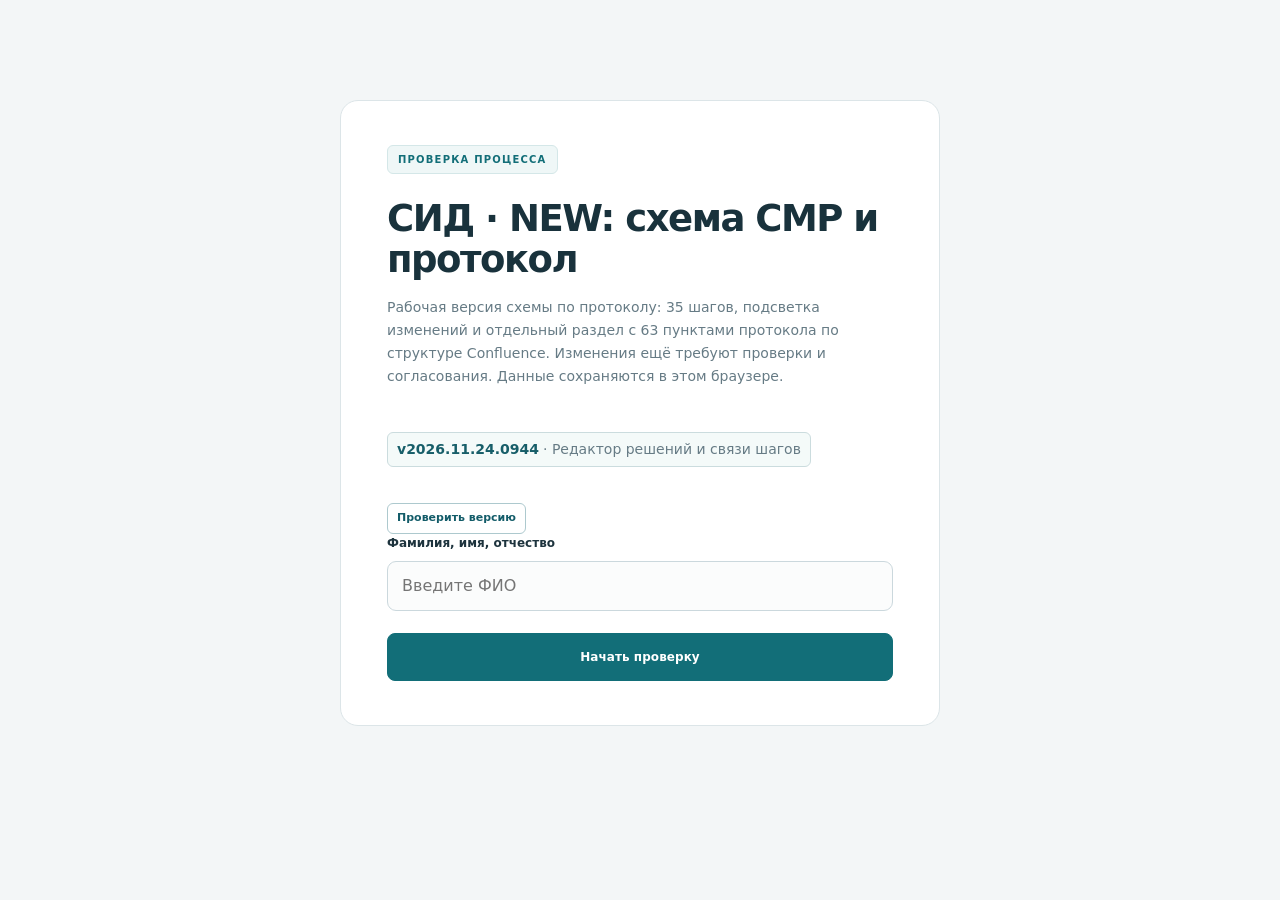
<file: new/index.html>
<!doctype html>
<html lang="ru">
<head>
<meta charset="utf-8">
<meta name="viewport" content="width=device-width,initial-scale=1">
<meta name="robots" content="noindex,nofollow">
<title>СИД · NEW | Схема СМР и протокол</title>
<style>
:root{--bg:#edf1f6;--panel:#fff;--ink:#172033;--muted:#687386;--line:#ccd5e3;--accent:#1d4ed8;--id:#6d28a8;--id-bg:#f3e8ff}
*{box-sizing:border-box}body{margin:0;background:var(--bg);color:var(--ink);font:13px/1.4 Inter,Segoe UI,Arial,sans-serif}button,textarea,input{font:inherit}button{cursor:pointer}.hidden{display:none!important}
.start{max-width:650px;margin:10vh auto;padding:36px;background:#fff;border:1px solid var(--line);border-radius:20px;box-shadow:0 15px 50px #20305014}.start h1{margin:0 0 12px;font-size:30px;line-height:1.15}.start p{color:var(--muted)}.start .primary{width:100%;min-height:48px;touch-action:manipulation;-webkit-tap-highlight-color:transparent}label{font-weight:700}.field{width:100%;min-height:48px;margin:8px 0 22px;padding:13px;border:1px solid #b8c1d1;border-radius:10px;font-size:16px}.primary,.ghost{padding:9px 15px;border:1px solid var(--line);border-radius:9px;background:#fff;font-weight:750}.primary{border-color:var(--accent);background:var(--accent);color:#fff}
.work{height:100vh;padding:10px}.topbar{display:flex;align-items:center;gap:12px;height:54px;padding:8px 13px;margin-bottom:9px;border:1px solid var(--line);border-radius:13px;background:#fff}.brand{font-weight:850}.spacer{flex:1}.small{color:var(--muted);font-size:11px}.workspace{display:grid;grid-template-columns:minmax(430px,45%) minmax(570px,55%);gap:10px;height:calc(100% - 63px)}.panel{min-height:0;overflow:hidden;border:1px solid var(--line);border-radius:15px;background:var(--panel);box-shadow:0 7px 24px #1c2a4110}.panel-head{display:flex;align-items:center;justify-content:space-between;gap:10px;height:50px;padding:9px 13px;border-bottom:1px solid var(--line)}.panel-head h2{margin:0;font-size:16px}.panel-head span{color:var(--muted);font-size:10px}.diagram-scroll{height:calc(100% - 50px);overflow:auto;padding:15px;scroll-behavior:smooth}.diagram{display:flex;flex-direction:column;max-width:760px;margin:auto}.flow-arrow{height:27px;color:#64748b;font-size:20px;line-height:27px;text-align:center}
.node{position:relative;min-height:47px;padding:7px 8px;border:2px solid var(--actor);border-radius:8px;background:var(--fill);color:#1e293b;text-align:left}.node:hover{filter:brightness(.98);box-shadow:0 3px 10px #1e293b20}.node strong{display:block;margin-bottom:2px;font-size:10px}.node span{display:block;font-size:9px;line-height:1.25}.node.current{z-index:5;outline:4px solid #111827;outline-offset:3px;box-shadow:0 0 0 7px #facc15,0 8px 18px #0f172a40}.node.current::after{content:'РАССМАТРИВАЕМЫЙ ШАГ';position:absolute;top:-12px;right:5px;padding:2px 6px;border-radius:99px;background:#111827;color:#fff;font-size:8px;font-weight:900;letter-spacing:.05em}.single-node{width:min(290px,86%);margin:auto}.area{position:relative;padding:28px 10px 10px;border:2px solid #8e9bb0;border-radius:13px;background:#f7f9fc}.area-title{position:absolute;top:-10px;left:12px;padding:2px 8px;border:1px solid #8e9bb0;border-radius:6px;background:#fff;color:#37455c;font-size:10px;font-weight:900;letter-spacing:.03em;text-transform:uppercase}.area-grid{display:grid;grid-template-columns:repeat(2,minmax(0,1fr));gap:8px}.subarea{position:relative;min-width:0;padding:25px 7px 7px;border:1px dashed #97a5b9;border-radius:9px;background:#fff}.subarea-title{position:absolute;top:5px;left:7px;right:7px;color:#526078;font-size:9px;font-weight:900}.subflow{display:flex;flex-direction:column;gap:3px}.subarrow{height:13px;color:#7a879b;font-size:12px;line-height:13px;text-align:center}.parallel-row{display:grid;grid-template-columns:repeat(auto-fit,minmax(95px,1fr));gap:6px}.parallel-marker{margin:0 0 5px;color:#526078;font-size:9px;font-weight:800;text-align:center;text-transform:uppercase}
.legend{display:flex;flex-wrap:wrap;gap:4px 9px;margin-bottom:12px}.legend-item{display:flex;align-items:center;gap:4px;color:#596579;font-size:9px}.legend-dot{width:9px;height:9px;border:2px solid var(--actor);border-radius:3px;background:var(--fill)}
.question-scroll{height:calc(100% - 50px);overflow:auto;padding:15px}.progress{height:6px;margin-bottom:13px;overflow:hidden;border-radius:99px;background:#d8dfe9}.progress i{display:block;height:100%;background:var(--accent)}.question-head{display:flex;align-items:flex-start;gap:9px;margin-bottom:12px}.actor-badge{padding:5px 8px;border:2px solid var(--actor);border-radius:99px;background:var(--fill);font-size:10px;font-weight:800;white-space:nowrap}.question-head h1{margin:0;font-size:20px;line-height:1.25}.id-legend{margin:0 0 10px;color:var(--muted);font-size:10px}.id-tag{display:inline-block;padding:1px 5px;border:1px solid #a472d1;border-radius:5px;background:var(--id-bg);color:var(--id);font-weight:900}.triplet{display:grid;grid-template-columns:repeat(3,minmax(0,1fr));gap:9px}.content-card{aspect-ratio:1/1;min-height:210px;padding:12px;overflow:auto;border:1px solid var(--line);border-top:6px solid var(--card);border-radius:12px;background:#fbfcfe}.content-card h3{margin:0 0 9px;color:#536078;font-size:11px;letter-spacing:.05em;text-transform:uppercase}.item{margin-bottom:6px;padding:5px 6px;border-radius:6px;font-size:11px;white-space:pre-wrap}.item.id{border-left:4px solid var(--id);background:var(--id-bg);color:#502176;font-weight:800}.item.id .id-tag{margin-right:4px}.answer{margin-top:14px;padding-top:13px;border-top:1px solid var(--line)}.answer h3{margin:0 0 8px;font-size:15px}.answer textarea{width:100%;min-height:90px;padding:10px;resize:vertical;border:1px solid #aeb9c9;border-radius:8px}.controls{display:flex;align-items:center;gap:9px;margin-top:10px}.controls .primary{margin-left:auto}.no-change{display:flex;align-items:center;gap:6px;font-weight:650}.saved{color:#087a52;font-size:11px}
@media(max-width:1050px){.work{height:auto}.workspace{grid-template-columns:1fr;height:auto}.diagram-scroll{height:540px}.question-scroll{height:auto}.panel{overflow:visible}}@media(max-width:720px){.start{min-height:100vh;min-height:100dvh;margin:0;padding:24px 18px;border:0;border-radius:0;box-shadow:none;display:flex;flex-direction:column;justify-content:center}.start h1{font-size:25px}.area-grid{grid-template-columns:1fr}.triplet{grid-template-columns:1fr}.content-card{aspect-ratio:auto;min-height:150px}.question-head{flex-direction:column}.topbar .brand{display:none}}


/* Flat redesign 2026.11 — design-only overrides, core data and numbering unchanged */
:root{--bg:#f3f6f7;--panel:#fff;--ink:#1d333d;--muted:#667b85;--line:#dce5e8;--accent:#126e78;--accentSoft:#e7f3f3;--id:#6b4891;--id-bg:#f2edf8}
html{scroll-behavior:smooth}body{font:14px/1.5 Inter,'Segoe UI',system-ui,-apple-system,Arial,sans-serif;-webkit-font-smoothing:antialiased;background:var(--bg)}
button,input,.comment-editor{font:inherit}button{transition:background-color .16s,border-color .16s,color .16s}button:focus-visible,input:focus-visible,[contenteditable]:focus-visible{outline:2px solid var(--accent);outline-offset:2px}button:disabled{cursor:default;opacity:.42}
.start{max-width:600px;margin:min(13vh,100px) auto 48px;padding:44px 46px;background:#fff;border:1px solid var(--line);border-radius:18px;box-shadow:none}
.start:before{content:'ПРОВЕРКА ПРОЦЕССА';display:inline-flex;padding:6px 10px;margin-bottom:24px;border:1px solid #d4e7e8;border-radius:6px;background:#eff7f7;color:var(--accent);font-size:10px;font-weight:800;letter-spacing:.12em}
.start h1{margin:0 0 15px;color:#19323c;font-size:clamp(26px,3vw,37px);letter-spacing:-.04em;line-height:1.12;font-weight:750}
.start p{font-size:14px;line-height:1.65;margin-bottom:30px}.start label{display:block;font-size:12px;color:var(--ink);font-weight:750}
.field{margin:9px 0 22px;border:1px solid #cbd8dd;border-radius:9px;background:#fbfcfc;padding:12px 14px;box-shadow:none}
.field:focus{background:#fff;border-color:var(--accent);outline:3px solid #e2f1f2;outline-offset:0}
.primary,.ghost{min-height:40px;padding:10px 16px;border-radius:8px;font-size:12px;font-weight:760;letter-spacing:.005em}
.primary{border:1px solid var(--accent);background:var(--accent);color:white}.primary:hover{background:#0c5961;border-color:#0c5961}
.ghost{border:1px solid #d6e1e5;background:#fff;color:#33505b}.ghost:hover{background:#eef4f5;border-color:#aebfc4}
.work{height:100vh;height:100dvh;padding:14px 16px}.topbar{height:59px;margin-bottom:12px;padding:10px 17px;border:1px solid var(--line);border-radius:12px;background:#fff;box-shadow:none}
.brand{display:flex;align-items:center;gap:11px;color:#19343b;letter-spacing:-.02em;font-size:15px;font-weight:780}.brand:before{content:'▤';display:grid;place-items:center;width:31px;height:31px;background:var(--accent);border-radius:8px;color:#fff;font-size:18px}
.topbar #who{min-width:0;max-width:38%;overflow:hidden;white-space:nowrap;text-overflow:ellipsis;font-size:12px}.topbar .primary{margin-left:auto}
.workspace{grid-template-columns:minmax(360px,43%) minmax(550px,57%);gap:12px;height:calc(100% - 71px)}
.panel{border:1px solid var(--line);border-radius:12px;background:#fff;box-shadow:none}
.panel-head{min-height:63px;height:auto;padding:13px 17px;border-bottom:1px solid #e6edef}
.panel-head h2{font-size:15px;color:#1d343c;font-weight:760;letter-spacing:-.015em}
.panel-head span{display:block;margin-top:2px;font-size:11px;color:#86959d}
.diagram-scroll{height:calc(100% - 63px);padding:21px 18px;scrollbar-color:#cbd9dc transparent}
.diagram{max-width:790px}.legend{gap:8px 16px;margin-bottom:21px;padding-bottom:13px;border-bottom:1px solid #edf1f2}
.legend-item{gap:6px;color:#627780;font-size:10.5px}.legend-dot{height:9px;width:9px;border:0;border-radius:3px;background:var(--actor)}
.flow-arrow{height:30px;line-height:29px;font-size:18px;color:#9aadb3}.subarrow{color:#a5b7bb}
.node{min-height:52px;padding:9px 11px;border:1px solid #dae5e8;border-left:4px solid var(--actor);border-radius:7px;background:#fff;color:#314952;box-shadow:none;transition:border-color .12s,background .12s}
.node:hover{filter:none;background:#f6fafb;border-color:#bdd2d7;box-shadow:none}
.node strong{font-size:10px;margin-bottom:4px;letter-spacing:.02em;color:#506772}
.node span{font-size:10px;line-height:1.36;color:#2d414b}
.node.current,.node.current:hover{outline:2px solid var(--accent);outline-offset:2px;box-shadow:0 0 0 6px #e4f2f2;background:#fff;border-color:#9bc8cc;border-left-color:var(--actor)}
.node.current:after{top:-14px;right:7px;padding:3px 7px;border-radius:4px;background:var(--accent);font-size:8px;letter-spacing:.06em}
.area{border:1px solid #d5e1e5;border-radius:10px;background:#f6f9fa;padding:29px 11px 12px}
.area-title{top:-10px;left:10px;padding:2px 8px;border:1px solid #d9e4e7;border-radius:5px;background:#fff;color:#576c77;font-size:9px;letter-spacing:.07em}
.area-grid{gap:9px}.subarea{padding:27px 8px 8px;border:1px solid #dfe8eb;border-radius:7px;background:#fff}
.subarea-title{font-size:9px;line-height:1.4;color:#6c828b;font-weight:750}.parallel-marker{font-size:9px;color:#82969d;letter-spacing:.035em}
.question-scroll{height:calc(100% - 63px);padding:19px 20px 25px;scrollbar-color:#cbd9dc transparent}
.progress{height:4px;margin:0 0 18px;border-radius:8px;background:#e8eff0}.progress i{background:var(--accent);border-radius:8px}
.question-head{gap:8px 11px;align-items:flex-start;margin-bottom:13px}.question-head h1{font-size:clamp(19px,1.75vw,23px);font-weight:760;line-height:1.27;color:#203942;letter-spacing:-.023em;scroll-margin-top:16px}
.actor-badge{padding:5px 9px;border:1px solid var(--actor);border-radius:5px;background:var(--fill);color:#294049;font-size:10px;font-weight:750}
.id-legend{display:flex;align-items:center;gap:7px;margin:0 0 12px;font-size:11px;line-height:1.5;color:#7b8993}.id-tag{padding:2px 5px;border:0;border-radius:4px;background:var(--id-bg);color:var(--id);font-weight:780}
.quote-hint{display:inline-flex;align-items:center;gap:7px;margin-bottom:16px;padding:6px 10px;border:1px solid #dce7e9;border-radius:7px;background:#f6f9fa;color:#697f89;font-size:11px;font-weight:500;letter-spacing:.005em}.hint-icon{font-size:16px;line-height:1;color:#728d96}
.triplet{gap:11px;align-items:start}.card-wrap{min-width:0;display:flex;flex-direction:column;gap:7px}
.step-recap{min-height:36px;display:flex;flex-direction:column;gap:1px;padding:0 2px;color:#607581;line-height:1.32;font-size:10px}
.recap-number{font-weight:800;color:var(--accent);letter-spacing:.035em;text-transform:none}.recap-name{overflow:hidden;display:-webkit-box;-webkit-line-clamp:2;-webkit-box-orient:vertical;line-clamp:2;color:#748892}
.content-card{aspect-ratio:auto;min-height:270px;height:clamp(270px,49vh,550px);border:1px solid #dce6e9;border-top:3px solid var(--card);border-radius:8px;background:#fff;padding:14px 12px 16px;box-shadow:none;overflow:auto;scrollbar-color:#cbd9dc transparent;user-select:text;-webkit-user-select:text;cursor:text}
.content-card h3{display:flex;align-items:center;gap:7px;padding-bottom:10px;margin:0 0 10px;border-bottom:1px solid #ecf1f2;color:#4e6570;font-size:11px;font-weight:800;letter-spacing:.07em}
.section-dot{display:inline-block;width:7px;height:7px;border-radius:2px;background:var(--card)}
.content-card .item{margin:0 0 7px;padding:7px 8px;border:1px solid transparent;border-radius:5px;background:#f7f9fa;color:#344c57;font-size:12px;line-height:1.53;white-space:pre-wrap;overflow-wrap:anywhere;user-select:text;-webkit-user-select:text}
.content-card .item.id{border:1px solid #e8def1;border-left:3px solid var(--id);background:#f7f3fb;color:#513765;font-weight:700}
.content-card .id-tag{display:inline-block;margin-right:3px;user-select:text;-webkit-user-select:text}
::selection{background:#bedcdf;color:#11333c}
.answer{margin-top:18px;padding-top:18px;border-top:1px solid #e3eaed}.answer h3{font-size:15px;font-weight:760;color:#243c46;letter-spacing:-.01em;margin-bottom:10px}
.comment-editor{width:100%;min-height:148px;padding:12px 13px;border:1px solid #cbdadf;border-radius:8px;outline:0;background:#fbfcfc;color:#233943;font-size:13px;line-height:1.55;white-space:pre-wrap;overflow:auto}
.comment-editor:focus{background:#fff;border-color:var(--accent);box-shadow:0 0 0 3px #e3f0f1}
.comment-editor:empty:before{content:attr(data-placeholder);color:#93a2a9;pointer-events:none}
.comment-editor[contenteditable="false"]{background:#f2f5f5;color:#75868d}.comment-editor .helper-label{font-weight:790;color:#284b56}
.comment-editor blockquote{margin:6px 0 10px;padding:9px 11px;border:0;border-left:3px solid var(--accent);border-radius:0 5px 5px 0;background:#eff6f6;color:#2b4a52;font-size:12px;white-space:pre-wrap}
.quote-button{position:fixed;z-index:1000;padding:9px 13px;border:1px solid #115963;border-radius:7px;background:#145f68;color:#fff;font-size:11px;font-weight:750;box-shadow:0 5px 18px #31515d29;touch-action:manipulation}
.controls{flex-wrap:wrap;gap:9px;margin-top:13px}.controls .primary{margin-left:auto}.no-change{gap:7px;color:#506772;font-size:12px;font-weight:650}.no-change input{width:16px;height:16px;accent-color:var(--accent)}.saved{font-size:10px;color:var(--accent)}
@media(max-width:1120px){.workspace{grid-template-columns:minmax(310px,41%) minmax(500px,59%)}.question-scroll{padding:16px}.content-card .item{font-size:11.5px}}
@media(max-width:1050px){.work{height:auto;padding:12px}.workspace{grid-template-columns:1fr;height:auto}.panel{overflow:hidden}.diagram-scroll{height:430px}.question-scroll{height:auto;overflow:visible}.triplet{grid-template-columns:repeat(3,minmax(0,1fr))}.content-card{height:330px}.question-head h1{scroll-margin-top:17px}}
@media(max-width:720px){.start{margin:0;max-width:none;min-height:100vh;min-height:100dvh;padding:34px 22px;border:0;border-radius:0;display:flex;flex-direction:column;justify-content:center}.start h1{font-size:31px}.start:before{align-self:flex-start}.work{padding:8px}.topbar{height:55px;padding:9px 11px;margin-bottom:8px;gap:8px}.brand{display:flex!important;font-size:13px;white-space:nowrap}.brand:before{width:26px;height:26px;font-size:15px}.topbar .small{max-width:20%;font-size:10px}.topbar .primary{padding:8px 9px;font-size:10px;min-height:34px}.workspace{gap:8px}.panel-head{padding:12px 13px;min-height:58px}.diagram-scroll{height:340px;padding:16px 12px}.question-scroll{padding:15px 13px 21px}.question-head{flex-direction:column;align-items:flex-start}.question-head h1{font-size:22px}.id-legend{font-size:10px}.quote-hint{font-size:11px;margin-bottom:16px}.triplet{grid-template-columns:1fr;gap:20px}.card-wrap{gap:7px}.step-recap{min-height:auto;display:flex;flex-direction:row;flex-wrap:wrap;align-items:baseline;gap:6px;padding:0 3px;font-size:11px}.recap-name{display:block;overflow:visible;-webkit-line-clamp:unset;line-clamp:unset;font-size:11px}.content-card{height:auto;min-height:155px;max-height:none;padding:13px}.content-card h3{font-size:12px}.content-card .item{font-size:12.5px;padding:8px 9px}.answer{margin-top:24px}.comment-editor{min-height:145px;font-size:14px}.controls .no-change{order:-1;width:100%;padding:3px 0}.controls button{flex:1}.controls .saved{order:3;width:100%;text-align:right}.quote-button{font-size:12px;max-width:calc(100vw - 16px)}}
@media(max-width:720px){.topbar #who{display:none}.topbar .primary{white-space:nowrap;padding:8px 12px}}
@media(max-width:380px){.topbar .small{display:none}.brand{font-size:12px}.start h1{font-size:27px}}



/* Three clearly delineated work areas: scheme, step, feedback */
.workspace{grid-template-columns:minmax(350px,42%) minmax(0,58%);align-items:stretch;gap:14px}
.review-stack{display:flex;flex-direction:column;min-height:0;min-width:0;gap:14px}
.panel{position:relative;border:1px solid #d3e0e3;box-shadow:none;border-radius:12px;background:#fff}
.diagram-panel{border-color:#cadde1;background:#fff}
.step-panel{flex:1;min-height:0;border-color:#dad7e6;background:#fff}
.comment-panel{flex:0 0 auto;border-color:#c9e0d9;background:#fff}
.panel-head{position:relative;min-height:64px;height:64px;padding:12px 17px;flex:none}
.diagram-panel .panel-head{background:#eef6f7;border-bottom:1px solid #d7e6e8;box-shadow:inset 0 3px 0 #729aa2}
.step-panel .panel-head{background:#f6f4fa;border-bottom:1px solid #e8e3f0;box-shadow:inset 0 3px 0 #9485ad}
.comment-panel .panel-head{background:#eef7f4;border-bottom:1px solid #d7e9e1;box-shadow:inset 0 3px 0 #6ba898}
.panel-caption{display:flex;align-items:center;gap:12px;min-width:0}
.panel-head .panel-index{margin:0;display:flex;align-items:center;justify-content:center;text-align:center;line-height:1;padding:0;width:28px;box-sizing:border-box;flex:0 0 28px;height:28px;font-size:11px;font-weight:750;border:1px solid #d0e0e3;border-radius:7px;color:#58757f;background:#fff}
.step-panel .panel-index{border-color:#e1dceb;color:#77618c}
.comment-panel .panel-index{border-color:#cfe5dc;color:#3c806d}
.panel-caption h2{font-size:15px;line-height:1.3}
.panel-caption span:not(.panel-index){font-size:11px;line-height:1.4}
.diagram-panel .diagram-scroll{height:calc(100% - 64px)}
.step-panel .question-scroll{height:calc(100% - 64px);overflow:auto;padding:16px 19px 20px}
.step-panel .content-card{height:clamp(230px,34vh,445px);min-height:230px}
.quote-hint{margin:0 0 14px;padding:0;border:0;background:transparent;color:#6e818c;line-height:1.45;font-size:11px}
.triplet{gap:9px}
.content-card h3{position:sticky;top:-14px;z-index:2;justify-content:space-between;gap:6px;min-height:39px;margin:0 0 10px;padding:0 0 9px;background:#fff}
.section-label{display:inline-flex;align-items:center;gap:5px;min-width:0}
.quote-inline{flex:0 0 auto;min-height:28px;padding:5px 8px;border:1px solid #bdd7d5;border-radius:6px;background:#f0f7f6;color:#126e78;font-size:10px;line-height:1;font-weight:730;white-space:nowrap}
.quote-inline:hover:not(:disabled),.quote-inline.quote-ready{background:#126e78;border-color:#126e78;color:white}
.quote-inline:disabled{opacity:1;cursor:default;color:#64818a;border-color:#cbdfe2;background:#f2f6f6}
.comment-body{padding:13px 17px 14px}
.comment-tabs{display:flex;gap:2px;border-bottom:1px solid #dce6e5;margin-bottom:12px}
.comment-tab{flex:1;min-width:0;border:0;border-bottom:2px solid transparent;background:transparent;color:#70818a;padding:8px 10px 9px;font-size:12px;font-weight:650;text-align:center}
.comment-tab:hover{background:#f5faf9;color:#365f61}
.comment-tab.active{color:#126e78;border-bottom-color:#126e78;font-weight:800;background:#f8fbfa}
.comment-pane-head{display:flex;justify-content:space-between;align-items:center;flex-wrap:wrap;gap:8px;margin-bottom:8px}
.comment-pane-head h3{margin:0;color:#35515c;font-size:12px;font-weight:730}
.overall-note{font-size:11px;color:#809298}
.comment-pane .comment-editor{min-height:100px;max-height:190px;font-size:12.5px;padding:10px 11px}
.comment-panel .no-change{font-size:11px;white-space:nowrap}
.comment-panel .no-change input{height:15px;width:15px}
.comment-panel .controls{justify-content:space-between;margin-top:11px}
.comment-panel .controls .primary{margin-left:0}
.comment-panel .controls .saved{flex:1;min-width:0;text-align:center}
/* Adapt the panel arrangement without nested mobile scrolling. */
@media(max-width:1050px){
 .work{height:auto;min-height:100dvh}
 .workspace{height:auto;grid-template-columns:1fr;gap:12px}
 .review-stack{height:auto;gap:12px}
 .step-panel{flex:initial}
 .step-panel .question-scroll{height:auto;overflow:visible}
 .diagram-panel .diagram-scroll{height:370px}
 .step-panel .content-card{height:350px}
}
@media(max-width:720px){
 .panel-head{height:auto;min-height:60px;padding:11px 13px}
 .diagram-panel .diagram-scroll{height:320px}
 .panel-caption{gap:9px}
 .step-panel .question-scroll{padding:15px 12px 20px}
 .step-panel .content-card{height:auto;min-height:160px;max-height:none;overflow:visible}
 .content-card h3{top:6px;padding:8px 0 9px}
 .quote-inline{min-height:32px;font-size:11px;padding:6px 10px}
 .comment-body{padding:12px}
 .comment-tab{font-size:12px;padding:10px 5px}
 .comment-pane .comment-editor{min-height:145px;max-height:none;font-size:14px}
 .comment-panel .controls .saved{order:initial;width:auto;flex:0 1 auto}
 .comment-panel .controls button{flex:0 0 auto;min-width:95px}
 .comment-panel .no-change{font-size:12px}
 .comment-pane-head{align-items:flex-start}
}
@media(max-height:750px) and (min-width:1051px){
 .work{height:auto;min-height:100vh}
 .workspace{height:auto;min-height:760px}
 .review-stack{min-height:760px}
 .diagram-panel .diagram-scroll{height:calc(100% - 64px)}
}

/* Cross-step links: exact originating document leads to an explicitly mapped output item. */
.step-reference{display:inline;color:#106d78;font-weight:800;text-decoration:underline;text-decoration-color:#8fc5c9;text-underline-offset:3px;text-decoration-thickness:1.5px;border-radius:3px;cursor:pointer;white-space:nowrap}
.step-reference:hover{color:#084f59;text-decoration-color:#084f59;background:#e4f3f3}
.step-reference:focus-visible{outline:2px solid #12818a;outline-offset:2px;background:#e4f3f3}
#output .item.ref-target{position:relative;border:1px solid #c59d47;border-left:4px solid #be8a23;background:#fff5da;color:#443c2a;box-shadow:0 0 0 2px #f8ecc9;scroll-margin:80px;transition:background-color .2s,border-color .2s}
#input .item.ref-origin{border:1px solid #bed9da;background:#e9f6f5}
.reference-notice{display:flex;flex-wrap:wrap;align-items:center;justify-content:space-between;gap:6px 12px;padding:8px 10px;margin:0 0 13px;border:1px solid #d4e6e6;border-left:3px solid #6c9ca3;border-radius:7px;background:#f3f9f9;color:#46636c;font-size:11px;line-height:1.4}
.reference-notice button{border:0;background:transparent;color:#0b6a76;text-decoration:underline;text-underline-offset:2px;font-weight:750;font-size:11px;padding:4px 0;cursor:pointer}
.reference-notice button:hover{color:#064b56}
@media(max-width:720px){.reference-notice{font-size:12px}.reference-notice button{font-size:12px}.step-reference{padding:1px 0}}

/* Backreferences sit inside the output item, beneath the document name. */
.output-consumers{display:flex;flex-wrap:wrap;align-items:baseline;gap:5px;margin-top:7px;padding-top:6px;border-top:1px solid #dfe9eb;font-size:10px;line-height:1.5}
.output-consumers-label{margin-right:2px;color:#66838b;font-size:10px;font-weight:650;white-space:nowrap}
.output-consumers .reverse-reference{display:inline-block;padding:2px 6px;border:1px solid #d6e7e8;border-radius:4px;background:#eef7f7;color:#116c75;text-decoration:none;font-size:10px;font-weight:740;white-space:nowrap}
.output-consumers .reverse-reference:hover{background:#deeff0;border-color:#9cc8ce;color:#084a53;text-decoration:underline}
.output-consumers .reverse-reference:focus-visible{outline:2px solid #126e78;outline-offset:2px}
#input .item.ref-target{position:relative;border:1px solid #c59d47;border-left:4px solid #be8a23;background:#fff5da;color:#443c2a;box-shadow:0 0 0 2px #f8ecc9;scroll-margin:80px}
#output .item.ref-origin{border:1px solid #bed9da;background:#e9f6f5}
@media(max-width:720px){.output-consumers{gap:7px;margin-top:8px;padding-top:7px;font-size:11px}.output-consumers .reverse-reference{padding:4px 8px;font-size:11px}.output-consumers-label{font-size:11px}}

/* Analytical document scopes: muted neutral for context, not the violet ID styling. */
.scope-legend{margin:0 0 12px;border:1px solid #dce8e9;border-radius:7px;background:#f8fbfb;color:#55707a;font-size:11px}
.scope-legend summary{cursor:pointer;padding:8px 11px;font-weight:650;list-style-position:inside}
.scope-legend summary:hover{background:#f0f6f6}
.scope-legend-content{padding:1px 12px 10px;border-top:1px solid #e5eeef;line-height:1.45}
.scope-legend-content p{margin:8px 0 0}.scope-caveat{color:#758990;font-size:10px}
.content-card .item.context{border:1px solid #dbe7e5;border-left:3px solid #789d96;background:#f5f9f8;color:#365850}
.content-card .context-tag,.content-card .related-tag{display:inline-block;margin-right:4px;padding:2px 5px;border-radius:4px;font-size:10px;font-weight:750;line-height:1.35}
.content-card .context-tag{background:#e2efeb;color:#446f63}
.content-card .item.related{border:1px solid #e2e5ea;border-left:3px solid #8c97aa;background:#f6f7fa}
.content-card .related-tag{background:#e8ebf2;color:#59677d}

/* История сохранена, показывается лишь с ?protocol=1 */
html:not(.protocol-enabled) #prcPanel,html:not(.protocol-enabled) #newProtocol,
html:not(.protocol-enabled) #newViewProtocol {display:none!important}
html:not(.protocol-enabled) .new-modified:after,html:not(.protocol-enabled) .new-moved:after {display:none!important}
html:not(.protocol-enabled) .step-panel {flex:1 1 auto!important;min-height:0!important}
.feedback-note{margin:9px 0;padding:8px 12px;border-left:3px solid #cba45f;background:#faf7ee;border-radius:4px;color:#5a533c;font-size:11px;line-height:1.5}
.release-stamp{display:inline-flex;gap:4px;align-items:center;flex-wrap:wrap;font-size:11px;line-height:1.3;padding:5px 9px;border:1px solid #cbdcde;border-radius:6px;background:#f4faf9;color:#385660;white-space:normal}.release-stamp b{color:#175e69;font-weight:800}@media(max-width:720px){.release-stamp{font-size:10px;padding:4px 6px}}

/* Версия и проверка GitHub на стартовом экране и в шапке. */
.release-check-widget{display:inline-flex;align-items:center;flex-wrap:wrap;gap:6px;position:relative;max-width:100%;z-index:5}
.release-check-btn{background:#fff;border:1px solid #adc9ce;border-radius:6px;color:#135c69;padding:6px 9px;font-size:11px;font-weight:700;cursor:pointer}
.release-check-btn:hover{background:#e8f5f3}
.release-check-btn:disabled{opacity:.55;cursor:progress}
.release-check-result{position:absolute;z-index:9000;top:calc(100% + 8px);left:0;width:min(390px,calc(100vw - 24px));max-height:min(65vh,460px);overflow:auto;box-shadow:0 12px 36px #26374329;border:1px solid #c7dadf;background:#fff;padding:12px;border-radius:9px;color:#293c46;font-size:12px;line-height:1.55;white-space:normal}
.release-check-result[hidden]{display:none!important}
.release-result-line{margin:0 0 7px}
.release-result-important{font-weight:700;color:#0d5565}
.release-check-result a{display:block;padding-top:5px;color:#116477;font-weight:650}
@media(max-width:700px){.release-check-widget{gap:4px}.release-check-btn{font-size:10px;padding:5px 7px}}

.other-results{margin:12px 0 4px;padding:0 10px 8px;border:2px dashed #aab5bf;border-radius:8px;background:#f9fafb;color:#57616e;font-size:11px}.other-results[hidden]{display:none!important}.other-results summary{cursor:pointer;padding:9px 3px;font-weight:750;color:#657080}.other-results-body{border-top:1px dashed #c8d0d7;padding-top:7px}.other-result-item{padding:4px 5px;margin:4px 0;color:#64717d;font-size:11px;line-height:1.48;white-space:pre-wrap}.other-result-item:before{content:'• ';color:#8d98a2}

/* ✎ Изменённые шаги и поля: явный признак редактирования, видимый и в чистовом режиме. */
html body .diagram .node.has-content-change::before{
  content:"✎";position:absolute;right:5px;top:5px;
  display:flex!important;align-items:center;justify-content:center;
  width:20px;height:20px;min-width:20px;
  border:1px solid #c3d8d4;border-radius:6px;
  color:#22695f;background:#ebf7f3;
  font:700 15px/1 "Segoe UI Symbol","Segoe UI",Arial,sans-serif;
  box-shadow:0 1px 3px #203c3615;z-index:2;
}
html body .diagram .node.has-content-change{padding-right:29px!important}
html body .diagram .node.has-content-change.new-modified:not(.current)::after,
html body .diagram .node.has-content-change.new-moved:not(.current)::after{display:none!important}
html body .diagram .node.has-content-change.current::after{content:"РАССМАТРИВАЕМЫЙ ШАГ"}
.content-card.has-content-change .section-label::after{
  content:"✎";display:inline-flex;align-items:center;justify-content:center;
  vertical-align:middle;margin-left:6px;width:17px;height:17px;
  border:1px solid #c3d8d4;border-radius:5px;
  color:#22695f;background:#ebf7f3;font-size:12px;font-weight:800;
}
.change-icon-legend{display:inline-block;margin-top:4px;color:#43655e;font-size:10px;font-weight:650;white-space:normal}

/* Пурпурные метки отделяют три закрытых пункта МЕМО от обычных правок ✎. */
.diagram{position:relative;padding-left:23px;padding-right:23px}
.diagram .node.memo-closed{border-color:#8f69c9;box-shadow:0 0 0 2px #e2d5f2}
.diagram .node.memo-closed.current{box-shadow:0 0 0 5px #ded0f6}
.diagram .memo-chips{display:flex!important;flex-wrap:wrap;gap:3px;margin-top:5px}
.diagram .memo-chip{display:inline-flex!important;width:auto;padding:3px 5px;border:1px solid #b497d9;background:#f1e9fc;color:#68409c;border-radius:5px;font-size:10px;font-weight:850;line-height:1.1}
.memo-legend{color:#68409c;font-weight:800}
.memo-edges{position:absolute;top:0;left:0;z-index:2;overflow:visible;pointer-events:none}
.memo-catalog{padding:9px;margin:9px 0;border:2px dashed #bda9d9;background:#faf8fd;border-radius:8px}
.memo-catalog>summary{cursor:pointer;color:#673c9d;font-size:11px;font-weight:850}
.memo-catalog>p{font-size:10px;color:#666275;line-height:1.5;margin:7px 0}
.memo-catalog-group{padding:6px 0;border-top:1px solid #e0d6ec}
.memo-catalog-group>summary{cursor:pointer;font-size:11px;color:#534469;font-weight:740}
.memo-catalog-group ul{padding-left:16px}
.memo-catalog-group li{margin:6px 0;color:#3f4961;font-size:11px}
.memo-catalog-group li small{display:block;color:#7e7391;font-size:9px}
.memo-pipe,.memo-pipe-action{padding:9px 8px;margin:10px 0;border-left:3px solid #8b61c4;background:#f8f4fd;border-radius:6px}
.memo-pipe h4,.memo-pipe-action h4{margin:0 0 7px;color:#6c46a6;font-size:11px;font-weight:850}
.memo-focused{outline:3px solid #c9b2ee!important;outline-offset:2px}

/* Контуры по BPMN: маршрут в выделенной области, ортогональные соединения и явное условие. */
.memo-edges,.memo-arrow-path{display:none!important}
.bpmn-loop-panel{margin:11px 0 15px;padding:12px 14px 14px;border:1px solid #d9c9ed;border-radius:10px;background:#fbf9fe}
.bpmn-loop-header{display:flex;gap:9px;justify-content:space-between;flex-wrap:wrap;margin-bottom:11px;font-size:11px;color:#71509b}
.bpmn-loop-header span{color:#746b81;font-size:10px}
.bpmn-loop-row{display:flex;align-items:center;justify-content:center;gap:9px;flex-wrap:nowrap}
.bpmn-mini-task{min-width:0;max-width:220px;flex:1;border:1px solid #bca8d5;background:#fff;border-radius:7px;padding:9px 8px;text-align:center;color:#594173;font-weight:800;font-size:10px;line-height:1.4}
.bpmn-mini-task small{display:block;color:#6d7281;font-weight:500;margin-top:3px;font-size:9px}
.bpmn-mini-task.light{background:#f2f8f7;border-color:#b8d7d0;color:#2f7165}
.bpmn-mini-task:hover{background:#f2ebfb}
.bpmn-flow-arrow{color:#7e5ca8;font-weight:900;font-size:17px;white-space:nowrap;flex:none}
.bpmn-flow-arrow small{font-size:10px;font-weight:700}
.bpmn-mini-gateway{width:120px;display:flex;align-items:center;justify-content:center;flex-direction:column;gap:2px;flex:none;font-weight:850;color:#7655a1;font-size:10px;text-align:center}
.bpmn-mini-gateway b{font-size:25px;line-height:1}
.bpmn-loop-branch{display:flex;justify-content:center;align-items:center;gap:8px;margin:9px auto 0;max-width:690px}
.bpmn-loop-branch .bpmn-mini-task{max-width:170px;background:#f8f4fd}
.bpmn-loop-yes{color:#8b5aab;font-weight:850;white-space:nowrap;font-size:11px}
.bpmn-loop-up{font-size:10px;color:#7958a7;white-space:nowrap}
.bpmn-inspection-loop{display:flex;justify-content:center;align-items:center;flex-wrap:wrap;gap:7px;margin:9px 0 12px;padding:9px;border:1px solid #e0d2ef;border-radius:8px;background:#fbf9fe;font-size:10px;color:#78559c;font-weight:750}
.bpmn-inspection-loop .bpmn-mini-task{max-width:150px;flex:0 1 150px}
.bpmn-no{color:#358369}
@media(max-width:700px){.bpmn-loop-row{gap:4px}.bpmn-mini-gateway{width:75px;font-size:9px}.bpmn-mini-task{padding:6px;font-size:9px}.bpmn-flow-arrow{font-size:12px}.bpmn-loop-branch{flex-wrap:wrap}.bpmn-loop-up{white-space:normal}.bpmn-mini-task small{font-size:8px}}

/* Полноценные ссылки на вкладки, включая узкие экраны. */
.new-tabs a.psd-mapping-tab,.new-tabs a.psd-reconcile-tab{display:inline-flex!important;align-items:center;justify-content:center;text-decoration:none;border-radius:9px;padding:8px 13px;color:#536276;font-weight:750;white-space:nowrap;font-size:12px}
.new-tabs a.psd-mapping-tab:hover,.new-tabs a.psd-reconcile-tab:hover{background:#f8fbfe;color:#164a6a}
@media(max-width:1400px){.new-tabs{flex-wrap:wrap}.new-tabs a.psd-mapping-tab,.new-tabs a.psd-reconcile-tab{flex:1 1 auto}}
@media(max-width:720px){.new-tabs a.psd-mapping-tab,.new-tabs a.psd-reconcile-tab{font-size:10px;padding:7px}}
</style>
<link rel="stylesheet" href="./protocol.css?v=202611172240">
<script>document.documentElement.classList.toggle("protocol-enabled",new URLSearchParams(location.search).get("protocol")==="1");</script>
<style>.new-tabs a.psd-mapping-tab,.new-tabs a.psd-reconcile-tab{display:inline-flex;align-items:center;justify-content:center;white-space:nowrap;text-decoration:none;color:#536276;border-radius:9px;padding:8px 13px;font-weight:750}.new-tabs a.psd-mapping-tab:hover,.new-tabs a.psd-reconcile-tab:hover{color:#164a6a;background:#f8fbfe}@media(max-width:1100px){.new-tabs{flex-wrap:wrap}.new-tabs a.psd-mapping-tab,.new-tabs a.psd-reconcile-tab{flex:1}}@media(max-width:720px){.new-tabs a.psd-mapping-tab,.new-tabs a.psd-reconcile-tab{font-size:10px;padding:7px}}</style><link rel="stylesheet" href="./expert-review.css?v=202611191843">
</head>
<body>
<form id="start" class="start"><h1>СИД · NEW: схема СМР и протокол</h1><p>Рабочая версия схемы по протоколу: 35 шагов, подсветка изменений и отдельный раздел с 63 пунктами протокола по структуре Confluence. Изменения ещё требуют проверки и согласования. Данные сохраняются в этом браузере.</p><div class="release-check-widget" data-release-widget data-release-branch="master" data-release-path="new/index.html" data-release-version="v2026.11.24.0944"><p class="release-stamp"><b>v2026.11.24.0944</b> · Редактор решений и связи шагов</p><button type="button" class="release-check-btn" data-release-check>Проверить версию</button><div class="release-check-result" data-release-result aria-live="polite" hidden></div></div><label for="fio">Фамилия, имя, отчество</label><input id="fio" class="field" name="fio" autocomplete="name" enterkeyhint="go" placeholder="Введите ФИО" required><button id="begin" class="primary" type="submit">Начать проверку</button></form>
<main id="work" class="work hidden">
  <header class="topbar"><div class="release-check-widget" data-release-widget data-release-branch="master" data-release-path="new/index.html" data-release-version="v2026.11.24.0944"><span class="release-stamp" role="status" aria-label="Версия сайта и время публикации в GitHub"><b>v2026.11.24.0944</b> · Редактор решений и связи шагов</span><button type="button" class="release-check-btn" data-release-check>Проверить версию</button><div class="release-check-result" data-release-result aria-live="polite" hidden></div></div><div class="brand">СИД · NEW</div><span class="new-release"><b>Рабочая версия</b> По протоколу</span><span id="who" class="small"></span><nav class="new-tabs" aria-label="Разделы страницы"><button type="button" id="newViewScheme" class="active">Схема СМР</button><button type="button" id="newViewProtocol">Протокол · 63 пункта</button><a class="psd-mapping-tab" href="./psd-map/" title="Пробная раскладка документов по шагам">Прототип ПСД</a><a class="psd-reconcile-tab" href="./psd-reconcile/" title="Парные документы НКНХ / ДГП с вопросами и распределением">Сопоставление ПСД · 2.0</a></nav><div class="spacer"></div><button id="download" class="primary">Схема XLSX</button></header>
  <div class="workspace">
    <section class="panel diagram-panel" aria-labelledby="diagramHeading">
      <header class="panel-head"><div class="panel-caption"><span class="panel-index">01</span><div><h2 id="diagramHeading">Схема процесса</h2><span class="change-icon-legend">✎ · в этом шаге или поле есть правки</span><span>Выберите шаг для проверки</span></div></div></header>
      <div class="diagram-scroll" id="diagramScroll"><div class="legend" id="legend"></div><div class="diagram" id="diagram"></div></div>
    </section>
    <div class="review-stack">
      <section class="panel step-panel" aria-labelledby="stepHeading">
        <header class="panel-head"><div class="panel-caption"><span class="panel-index">02</span><div><h2 id="stepHeading">Шаг схемы · изменения</h2><span id="questionCounter"></span></div></div></header>
        <div class="question-scroll">
          <div class="progress"><i id="progress"></i></div>
          <div class="question-head"><span class="actor-badge" id="actorBadge"></span><h1 id="questionTitle"></h1></div>
          <div id="prcSelection" class="prc-selection hidden" aria-label="Выбранный пункт протокола" aria-live="polite"></div>
          
          <p class="quote-hint" role="note"><span class="hint-icon" aria-hidden="true">✎</span> Выделите фрагмент текста и нажмите «Цитировать» в соответствующей карточке.</p>
          <div class="reference-notice hidden" id="referenceNotice" role="status" aria-live="polite">
            <span id="referenceMessage">Связанный результат выделен ниже в блоке «Выход».</span>
            <button type="button" id="referenceBack">Вернуться к исходному шагу</button>
          </div>
          <div id="newDiff" class="new-diff hidden" aria-label="Просмотр изменений в тексте шага"></div>
          <div class="triplet">
            <div class="card-wrap"><article class="content-card" data-section="Вход" style="--card:#3d8ec4"><h3><span class="section-label"><span class="section-dot"></span>Вход</span><button class="quote-inline" type="button" aria-label="Цитировать выделенное из входа" disabled>Цитировать</button></h3><div id="input"></div></article></div>
            <div class="card-wrap"><article class="content-card" data-section="Действие" style="--card:#8b79bb"><h3><span class="section-label"><span class="section-dot"></span>Действие</span><button class="quote-inline" type="button" aria-label="Цитировать выделенное из действия" disabled>Цитировать</button></h3><div id="action"></div></article></div>
            <div class="card-wrap"><article class="content-card" data-section="Выход" style="--card:#43a58e"><h3><span class="section-label"><span class="section-dot"></span>Выход</span><button class="quote-inline" type="button" aria-label="Цитировать выделенное из выхода" disabled>Цитировать</button></h3><div id="output"></div><details id="otherResults" class="other-results" hidden><summary>Иной результат (не документ)</summary><div id="otherOutput" class="other-results-body"></div></details></article></div>
          </div>
          <div class="controls prc-step-controls"><button id="back" class="ghost" type="button">Назад</button><span id="saved" class="saved" role="status" aria-live="polite"></span><button id="next" class="primary" type="button">Далее</button></div>
        </div>
      </section>
      <section class="panel comment-panel hidden" aria-hidden="true" aria-labelledby="commentsHeading">
        <header class="panel-head"><div class="panel-caption"><span class="panel-index">03</span><div><h2 id="commentsHeading">Комментарии</h2><span>Замечания к шагу или ко всей схеме</span></div></div></header>
        <div class="comment-body">
          <div class="comment-tabs" role="tablist" aria-label="Вид комментария">
            <button type="button" class="comment-tab active" id="tabStep" role="tab" aria-controls="stepCommentPane" aria-selected="true">К текущему шагу</button>
            <button type="button" class="comment-tab" id="tabOverall" role="tab" aria-controls="overallCommentPane" aria-selected="false">К схеме в целом</button>
          </div>
          <section id="stepCommentPane" class="comment-pane" role="tabpanel" aria-labelledby="tabStep">
            <div class="comment-pane-head"><h3>Нужны ли правки в этом шаге?</h3><label class="no-change"><input id="nochange" type="checkbox"> Правки не нужны</label></div>
            <div id="comment" class="comment-editor" contenteditable="true" role="textbox" aria-label="Комментарий к текущему шагу" aria-multiline="true" data-placeholder="Опишите, что нужно изменить"></div>
          </section>
          <section id="overallCommentPane" class="comment-pane hidden" role="tabpanel" aria-labelledby="tabOverall">
            <div class="comment-pane-head"><h3>Замечания к схеме в целом</h3><span class="overall-note">Один комментарий на всю схему</span></div>
            <div id="overallComment" class="comment-editor" contenteditable="true" role="textbox" aria-label="Комментарий к схеме в целом" aria-multiline="true" data-placeholder="Опишите общие замечания, не относящиеся к отдельному шагу"></div>
          </section>
        </div>
      </section>
      <section class="panel protocol-compact-panel" id="prcPanel" aria-labelledby="prcHeading">
        <header class="panel-head"><div class="panel-caption"><span class="panel-index">03</span><div><h2 id="prcHeading">Протокол встречи</h2><span id="prcCount">Связанные решения и вопросы</span></div></div><button type="button" class="prc-full-link" id="prcFull">Весь протокол</button></header>
        <div class="prc-body">
          <div class="prc-toolbar"><div class="prc-filters" role="group" aria-label="Фильтр протокола"><button type="button" class="active" data-prc-filter="linked" aria-pressed="true">Связанные</button><button type="button" data-prc-filter="step" aria-pressed="false">К шагу</button><button type="button" data-prc-filter="decisions" aria-pressed="false">Решения / правки</button><button type="button" data-prc-filter="all" aria-pressed="false">Все</button><button type="button" data-prc-filter="unclassified" aria-pressed="false">Вне структуры</button></div><input type="search" id="prcSearch" placeholder="Поиск по протоколу, №, шагу…" aria-label="Поиск по протоколу"></div>
          <div id="prcList" class="prc-list" role="region" aria-label="Пункты протокола" tabindex="0"></div>
          <div class="prc-footer"><span>Все пункты сохранены; категории 00–06, Н и вне структуры.</span><button type="button" id="prcAdd" class="prc-add">+ Новая запись</button></div>
        </div>
      </section>
    </div>
  </div>
  <section id="newProtocol" class="pr-shell hidden" aria-label="Протокол встречи и аналитические артефакты"></section>
</main>
<script>
const MODEL={"steps":[{"order":1,"code":"0","layer":0,"actorKey":"customer","actor":"Заказчик","actorColor":"#2563eb","title":"До начала СМР: заключения, утверждение ПД и РНС","input":"Вход\n• [ПД] Проектная документация\n• Результаты инженерных изысканий\n• Заявления на экспертизы и выдачу РНС\n• Правоустанавливающие документы на земельный участок, ГПЗУ\n• Материалы ОВОС и общественных обсуждений","action":"0.1. Заказчик направляет проектную документацию и результаты инженерных изысканий в ФАУ «Главгосэкспертиза России» для проведения ГГЭ.\nУ экспертного учреждения: материалы для проведения ГГЭ.\n0.2. Заказчик получает положительное заключение ГГЭ.\nУ заказчика: положительное заключение ГГЭ.\n0.3. Заказчик направляет материалы в Росприроднадзор для проведения ГЭЭ, если она обязательна для объекта.\nУ Росприроднадзора: материалы для проведения ГЭЭ.\n0.4. Заказчик получает положительное заключение ГЭЭ, если она обязательна для объекта.\nУ заказчика: положительное заключение ГЭЭ.\n0.5. Заказчик утверждает проектную документацию приказом.\nУ заказчика: утверждённая ПД и приказ о её утверждении.\n0.6. Заказчик оформляет приказ или решение об утверждении результатов ГГЭ.\nУ заказчика: приказ или решение об утверждении результатов ГГЭ.\n0.7. Заказчик подаёт заявление о выдаче РНС в Минстрой России.\nУ Минстроя России: заявление о выдаче РНС.\n0.8. Заказчик получает разрешение на строительство.\nУ заказчика: РНС.","output":"Выход\n• [ПД] Положительное заключение ГГЭ\n• [ПД] Положительное заключение ГЭЭ (если необходимо)\n• [ОРД] Приказ об утверждении ПД и приказ/решение об утверждении результатов ГГЭ\n• [ПД] Утверждённая проектная документация\n• [ОРД] Разрешение на строительство","surveyOrder":1,"otherOutput":""},{"order":2,"code":"1","layer":1,"actorKey":"customer","actor":"Заказчик","actorColor":"#2563eb","title":"Выдача РД «В производство работ», утверждение перечня ИД и формы её ведения","input":"Вход\n• [РД] Рабочая документация\n• [ПД] Утверждённая ПД\n• [ОРД] РНС (шаг 0)\n• Проект перечня ИД\n• [ОРД] Проекты приказов о представителях","action":"1.1. Заказчик передаёт ЛОС рабочую документацию со штампом «В производство работ».\nУ ЛОС: рабочая документация для выполнения работ.\n1.2. Заказчик утверждает перечень исполнительной документации.\nУ заказчика: утверждённый перечень ИД.\n1.3. Заказчик утверждает форму ведения исполнительной документации.\nУ заказчика: утверждённая форма ведения ИД.\n1.4. Заказчик издаёт приказы о назначении представителей строительного контроля, застройщика и технического заказчика.\nУ назначенных представителей: полномочия, определённые приказами.\n1.5. Эксплуатирующая организация издаёт приказ о назначении представителей для подписания АОУСИТО и других документов СМР и ПНР.\nУ назначенных представителей: полномочия на подписание документов в пределах приказа.\n1.6. Эксплуатирующая организация передаёт заказчику приказ о назначении своих представителей.\nУ заказчика: приказ эксплуатирующей организации.","output":"Выход\n• [РД] РД со штампом «В производство работ», переданная ЛОС\n• Утверждённый перечень ИД и форма её ведения\n• [ОРД] Приказы заказчика о представителях СК, застройщика и технического заказчика\n• [ОРД] Приказ эксплуатирующей организации о представителях для АОУСИТО и других документов СМР и ПНР","surveyOrder":2,"otherOutput":""},{"order":3,"code":"2","layer":2,"actorKey":"customer","actor":"Заказчик","actorColor":"#2563eb","title":"Извещение о начале работ в ГСН (не позднее 7 раб. дн.)","input":"Вход\n• [ОРД] РНС (шаг 0)\n• [ПД] Утверждённая ПД\n• [ОРД] Извещение о начале строительства\n• [ИД] Общий журнал работ","action":"2.1. Застройщик или технический заказчик направляет извещение о начале строительства с приложениями в территориальное управление Ростехнадзора не позднее чем за 7 рабочих дней до начала строительства.\nУ территориального управления Ростехнадзора: извещение о начале строительства с приложениями.\n2.2. Застройщик или технический заказчик передаёт общий журнал работ в территориальное управление Ростехнадзора для регистрации.\nУ территориального управления Ростехнадзора: ОЖР для регистрации.","output":"Выход\n• [ОРД] Направленное извещение о начале строительства\n• [ИД] ОЖР, переданный на регистрацию","surveyOrder":3,"otherOutput":""},{"order":4,"code":"3","layer":2,"actorKey":"designer","actor":"Проектировщик","actorColor":"#7c3aed","title":"Организация авторского надзора","input":"Вход\n• [РД] РД, переданная заказчиком (шаг 1)\n• [ОРД] Основание выполнения авторского надзора","action":"3.1. Генпроектировщик назначает представителей авторского надзора приказом.\nУ представителей авторского надзора: полномочия, определённые приказом.\n3.2. Генпроектировщик открывает журнал авторского надзора.\nУ генпроектировщика: ЖАН.\n3.3. Генпроектировщик передаёт заказчику сведения о назначенных специалистах авторского надзора.\nУ заказчика: сведения о представителях авторского надзора.\nФорма ЖАН (только электронная / бумажная с электронным отражением) не определена: см. страницу «Сверка источников».","output":"Выход\n• [ОРД] Приказ о специалистах авторского надзора\n• [РД] Открытый генпроектировщиком ЖАН","surveyOrder":4,"otherOutput":""},{"order":5,"code":"4а","layer":2,"actorKey":"los","actor":"Лицо, осуществляющее строительство","actorColor":"#059669","title":"ППР, ППГР, назначение ответственных, открытие журналов","input":"Вход\n• [ПД] ПД, включая ПОС\n• [РД] РД со штампом «В производство работ» (шаг 1)","action":"4а.1. ЛОС разрабатывает ППР на основании ПД и РД.\nУ ЛОС: разработанный ППР.\n4а.2. ЛОС разрабатывает технологические карты на основании ПД и РД.\nУ ЛОС: разработанные технологические карты.\n4а.3. ЛОС разрабатывает ППГР на основании ПД и РД, если он применим для соответствующих работ.\nУ ЛОС: разработанный ППГР, если применимо.","output":"Выход\n• [ОТД] Разработанный ППР.\n• [ОТД] Разработанные технологические карты.\n• [ОТД] Разработанный ППГР, если применимо.","surveyOrder":5,"otherOutput":""},{"order":6,"code":"4в","layer":2,"actorKey":"los","actor":"Лицо, осуществляющее строительство","actorColor":"#059669","title":"ППР, ППГР, назначение ответственных, открытие журналов","input":"Вход\n• [ОРД] Документы, устанавливающие полномочия назначаемых сотрудников ЛОС: приказы, доверенности, если применимо.\n• [ОРД] Документы, подтверждающие квалификацию назначаемых сотрудников ЛОС.","action":"4в.4. ЛОС назначает ответственных лиц приказами.\nУ назначенных лиц: полномочия и обязанности, определённые приказами.","output":"Выход\n• [ОРД] Подписанные приказы о назначении ответственных лиц, загруженные в СИД.\n• [ОРД] Документы, подтверждающие полномочия назначенных сотрудников, загруженные в СИД.\n• [ОРД] Документы, подтверждающие квалификацию назначенных сотрудников, загруженные в СИД.","surveyOrder":6,"otherOutput":""},{"order":7,"code":"7","layer":2,"actorKey":"customer","actor":"Заказчик","actorColor":"#2563eb","title":"Передача геодезической разбивочной основы","input":"Вход\n• [Результат геодезических работ] Геодезическая разбивочная основа","action":"7.1. Заказчик передаёт ЛОС геодезическую разбивочную основу.\nУ ЛОС: геодезическая разбивочная основа для выполнения разбивочных работ.\n7.2. Заказчик оформляет акт освидетельствования геодезической разбивочной основы.\nУ заказчика и ЛОС: акт освидетельствования ГРО.","output":"Выход\n• [ИД] Акт освидетельствования ГРО (ИД 1)","surveyOrder":7,"otherOutput":"ГРО передана ЛОС"},{"order":8,"code":"8","layer":2,"actorKey":"customer","actor":"Заказчик","actorColor":"#2563eb","title":"Передача давальческого оборудования в монтаж","input":"Вход\n• [Материальный объект] Давальческое оборудование\n• [Входной контроль] Паспорта и документы качества","action":"8.1. Заказчик передаёт ЛОС давальческое оборудование и материалы с документами качества.\nУ ЛОС: давальческое оборудование.\n8.2. Заказчик оформляет акт приёма-передачи оборудования в монтаж по форме ОС-15 через СТДО.\nУ заказчика и ЛОС: акт приёма-передачи оборудования в монтаж.","output":"Выход\n• [ИД] Акт приёма-передачи оборудования в монтаж (ОС-15)\n• [Входной контроль] Накладная на передачу давальческих материалов подрядчику (М-15 либо иной документ по принятой форме)","surveyOrder":8,"otherOutput":"Оборудование передано ЛОС для входного контроля"},{"order":9,"code":"11","layer":2,"actorKey":"supplier","actor":"Поставщик / изготовитель","actorColor":"#d97706","title":"Поставка МТР и оборудования с документами качества","input":"Вход\n• [Материальный объект] МТР и оборудование\n• [Входной контроль] Паспорта, сертификаты, декларации ТР ТС/ЕАЭС, формуляры и инструкции по монтажу","action":"11.1. Поставщик передаёт ЛОС МТР и оборудование.\nУ ЛОС: поставленные МТР и оборудование.\n11.2. Поставщик передаёт ЛОС паспорта, сертификаты, декларации ТР ТС/ЕАЭС, формуляры и инструкции по монтажу.\nУ ЛОС: документация поставщика для входного контроля и подготовки испытаний.","output":"Выход\n• [Входной контроль] Переданные паспорта, сертификаты, декларации, формуляры и инструкции","surveyOrder":9,"otherOutput":"Поставленные МТР и оборудование"},{"order":10,"code":"6","layer":3,"actorKey":"gsn","actor":"Орган государственного строительного надзора","actorColor":"#dc2626","title":"Регистрация общего журнала, программа проверок","input":"Вход\n• [ОРД] Извещение о начале строительства (шаг 2)\n• [ИД] ОЖР на регистрацию (шаг 2)","action":"6.1. Территориальное управление Ростехнадзора рассматривает извещение о начале строительства.\nУ территориального управления Ростехнадзора: рассмотренное извещение.\n6.2. Территориальное управление Ростехнадзора регистрирует общий журнал работ.\nУ территориального управления Ростехнадзора: зарегистрированный ОЖР.\n6.3. Территориальное управление Ростехнадзора передаёт застройщику или техническому заказчику зарегистрированный общий журнал работ.\nУ застройщика или технического заказчика: зарегистрированный ОЖР.\n6.4. Территориальное управление Ростехнадзора передаёт застройщику или техническому заказчику программу проверок.\nУ застройщика или технического заказчика: программа проверок.","output":"Выход\n• [ИД] Зарегистрированный ОЖР (ОЖР с регистрационной надписью и печатью ГСН)\n• Программа проверок","surveyOrder":10,"otherOutput":""},{"order":11,"code":"4б","layer":3,"actorKey":"los","actor":"Лицо, осуществляющее строительство","actorColor":"#059669","title":"ППР, ППГР, назначение ответственных, открытие журналов","input":"Вход\n• [ОТД] Разработанные ППР и технологические карты (шаг 4а).","action":"4б.1. Подрядчик направляет ППР заказчику по электронной почте.\nУ заказчика: ППР для проверки и согласования.\n4б.2. Подрядчик направляет технологические карты заказчику по электронной почте.\nУ заказчика: технологические карты для проверки и согласования.\n4б.3. Заказчик организует проверку ППР ответственными участниками.\nУ заказчика: результаты проверки ППР.\n4б.4. Заказчик организует проверку технологических карт ответственными участниками.\nУ заказчика: результаты проверки технологических карт.\n4б.5. Ответственные участники заказчика согласовывают ППР.\nУ подрядчика и заказчика: согласованный ППР.\n4б.6. Ответственные участники заказчика согласовывают технологические карты.\nУ подрядчика и заказчика: согласованные технологические карты.\n4б.7. Подрядчик организует ознакомление исполнителей с согласованным ППР.\nУ исполнителей: сведения о порядке и условиях выполнения работ, установленных ППР.\n4б.8. Подрядчик организует ознакомление исполнителей с согласованными технологическими картами.\nУ исполнителей: сведения о технологии выполнения соответствующих работ.\n4б.9. Исполнители подписывают лист ознакомления с ППР и технологическими картами.\nУ подрядчика: подписанный лист ознакомления.\n4б.10. Подрядчик передаёт заказчику скан подписанного листа ознакомления.\nУ заказчика: скан подписанного листа ознакомления.","output":"Выход\n• [ОТД] Согласованные ППР и технологические карты; при наличии замечаний - перечень замечаний для доработки.","surveyOrder":11,"otherOutput":""},{"order":12,"code":"4г","layer":3,"actorKey":"los","actor":"Лицо, осуществляющее строительство","actorColor":"#059669","title":"ППР, ППГР, назначение ответственных, открытие журналов","input":"Вход\n• [ПД] Сведения об объекте и требования к организации строительства из ПОС, необходимые для подготовки СЖР, если применимо.\n• [РД] Сведения о конкретных конструкциях, системах и работах, для которых подготавливаются СЖР.\n• [ИД] Перечень специальных журналов работ, предусмотренных для данного вида работ.\n• [ОРД] Приказы о назначении ответственных за ведение специальных журналов работ.","action":"4г.5. ЛОС открывает специальные журналы работ.\nУ ЛОС: специальные журналы работ.","output":"Выход\n• [ИД] Подготовленные и зарегистрированные специальные журналы работ.\n• [ИД] Сведения о специальных журналах работ для включения в раздел 2 соответствующего ОЖР.","surveyOrder":12,"otherOutput":""},{"order":13,"code":"5","layer":3,"actorKey":"los","actor":"Лицо, осуществляющее строительство","actorColor":"#059669","title":"Проверка документов и допуск персонала и лабораторий к работам","input":"Вход\n• [ОРД] Приказы о назначении ответственных лиц (шаг 4в)\n• [ОРД] Документы о квалификации и аттестации персонала, включая НАКС для сварщиков, если применимо\n• [ОРД] Документы об аттестации сварочных технологий, если требуются\n• [ОРД] Комплект документов привлечённой лаборатории, требуемый процедурой допуска\n• Процедура допуска персонала и привлечённых лабораторий, если установлена","action":"5.1. ЛОС проверяет приказы о назначении ответственных лиц до допуска работников к соответствующим работам.\n5.2. ЛОС проверяет документы о квалификации и аттестации привлекаемых работников, включая документы НАКС, если они требуются для соответствующих работ.\n5.3. ЛОС проверяет документы об аттестации сварочных технологий, если их наличие предусмотрено применимыми требованиями.\n5.4. ЛОС проверяет представленный привлечённой лабораторией комплект документов и фиксирует результат в чек-листе допуска, если такая форма предусмотрена внутренней процедурой.\n5.5. ЛОС оформляет акт-допуск на выполнение работ на территории объекта, если его оформление требуется применимой процедурой.","output":"Выход\n• [ОРД] Оформленный акт-допуск, если требуется\n• Чек-лист допуска лаборатории с результатом проверки, если применяется\n• [ОРД] Проверенные документы о квалификации работников, аттестации технологий и компетентности лаборатории","surveyOrder":13,"otherOutput":"Проверенный допуск персонала к соответствующим работам\nПодтверждённый допуск привлечённой лаборатории, если предусмотрен процедурой"},{"order":14,"code":"9","layer":3,"actorKey":"los","actor":"Лицо, осуществляющее строительство","actorColor":"#059669","title":"Разбивка осей, вынос в натуру","input":"Вход\n• [Результат] Переданная ГРО (шаг 7)\n• [ИД] Акт освидетельствования ГРО\n• [РД] Разбивочные чертежи","action":"9.1. Геодезическая служба ЛОС выполняет разбивку осей по переданной ГРО и рабочей документации.\nУ ЛОС: разбитые оси объекта.\n9.2. Геодезическая служба ЛОС выполняет вынос проектных элементов в натуру по рабочей документации.\nУ ЛОС: вынесенные в натуру проектные элементы.\n9.3. Геодезическая служба ЛОС оформляет акт разбивки осей.\nУ ЛОС: акт разбивки осей.","output":"Выход\n• [ИД] Акт разбивки осей (ИД 2)","surveyOrder":14,"otherOutput":"Оси вынесены в натуру"},{"order":15,"code":"10","layer":3,"actorKey":"los","actor":"Лицо, осуществляющее строительство","actorColor":"#059669","title":"Входной контроль МТР и оборудования (с СК заказчика)","input":"Вход\n• [Материальный объект] МТР и оборудование (шаги 8, 11)\n• [ИД] ОС-15\n• [Входной контроль] Паспорта, сертификаты, декларации, формуляры, инструкции\n• [РД] Требования к МТР и оборудованию","action":"10.1. ЛОС совместно со строительным контролем заказчика проверяет поступившие МТР и оборудование на соответствие рабочей документации.\nУ участников контроля: результаты проверки МТР и оборудования.\n10.2. ЛОС совместно со строительным контролем заказчика проверяет документы качества на поступившие МТР и оборудование.\nУ участников контроля: результаты проверки документов качества.\n10.3. ЛОС вносит результаты входного контроля в журнал входного контроля.\nУ ЛОС: записи в журнале входного контроля.\n10.4. ЛОС оформляет акты входного контроля.\nУ ЛОС: акты входного контроля.\n10.5. ЛОС оформляет акты выявленных дефектов при наличии дефектов.\nУ ЛОС: акты выявленных дефектов, если дефекты обнаружены.\nСтруктурные изменения по встречам не внесены: первичные файлы не найдены; в реестре есть открытые вопросы.","output":"Выход\n• [ИД] Журнал и акты входного контроля (ИД 12)\n• Акты о выявленных дефектах (при наличии)","surveyOrder":15,"otherOutput":"Решение по результатам входного контроля"},{"order":16,"code":"16","layer":4,"actorKey":"los","actor":"Лицо, осуществляющее строительство","actorColor":"#059669","title":"Выполнение СМР по РД и ППР, записи в журналах","input":"Вход\n• [РД] Рабочая документация со штампом «В производство работ»\n• [ОТД] ППР и технологические карты\n• [ОРД] Документы допуска персонала и лабораторий (шаг 5), если применимо\n• [ИД] Результаты входного контроля МТР и оборудования (шаг 10)","action":"16.1. ЛОС выполняет СМР по рабочей документации, ППР и технологическим картам с использованием МТР и оборудования, прошедших входной контроль.\n16.2. ЛОС вносит сведения о выполненных работах в общий журнал работ.\n16.3. ЛОС вносит сведения о выполненных работах в специальные журналы работ, если их ведение требуется.\n16.4. ЛОС устраняет замечания строительного контроля к соответствующему объёму СМР, если они выявлены при текущих проверках или приёмке.","output":"Выход\n• [ИД] Записи о выполненных работах в ОЖР и СЖР, если применимо","surveyOrder":18,"otherOutput":"Выполненный объём СМР (ещё не означает приёмку)\nУстранённые замечания и исправленный объём СМР, если выявлялись нарушения"},{"order":17,"code":"12","layer":4,"actorKey":"customer","actor":"Заказчик","actorColor":"#2563eb","title":"Строительный контроль заказчика: выборочная проверка в ходе СМР","input":"Вход\n• [РД] Рабочая документация\n• [ИД] ОЖР и относящиеся к проверяемому объёму документы\n• [Результат] Выполняемый или частично выполненный объём СМР (шаг 16)","action":"12.1. Служба строительного контроля заказчика выборочно проверяет выполняемые ЛОС работы на соответствие рабочей документации в ходе СМР.\n12.2. Служба строительного контроля заказчика фиксирует замечания и предписания по результатам выборочной проверки, если выявлены нарушения.\n12.3. Служба строительного контроля заказчика вносит запись о результатах проверки в ОЖР, если это предусмотрено применимой процедурой.\n12.4. ЛОС устраняет замечания, выявленные при проверке, если они имеются.\n12.5. Служба строительного контроля заказчика повторно проверяет устранение замечаний, если повторная проверка предусмотрена применимой процедурой.","output":"Выход\n• Оформленные замечания и предписания, если выявлены нарушения\n• [ИД] Записи в ОЖР о проверке и устранении замечаний, если применимо","surveyOrder":16,"otherOutput":"Результаты выборочной проверки СК заказчика\nПодтверждение устранения замечаний и повторной проверки, если проводилась"},{"order":18,"code":"13","layer":4,"actorKey":"designer","actor":"Проектировщик","actorColor":"#7c3aed","title":"Авторский надзор, согласование отступлений от РД","input":"Вход\n• [РД] ЖАН (шаг 3)\n• [ОРД] Приказ о специалистах АН\n• [РД] Рабочая документация и предложения об изменениях","action":"13.1. Представитель авторского надзора проверяет соответствие выполняемых работ рабочей документации.\nУ представителя авторского надзора: результаты проверки работ.\n13.2. Представитель авторского надзора вносит записи в журнал авторского надзора.\nУ генпроектировщика: записи в ЖАН.\n13.3. Генпроектировщик согласовывает изменения рабочей документации.\nУ генпроектировщика: согласованные изменения РД.\n13.4. Генпроектировщик передаёт согласованные изменения рабочей документации заказчику и ЛОС.\nУ заказчика и ЛОС: согласованные изменения РД.\nФорма ЖАН (только электронная / бумажная с электронным отражением) не определена: см. страницу «Сверка источников».","output":"Выход\n• [РД] Записи в ЖАН\n• [РД] Согласованные изменения РД","surveyOrder":17,"otherOutput":""},{"order":19,"code":"17","layer":4,"actorKey":"gsn","actor":"Орган государственного строительного надзора","actorColor":"#dc2626","title":"Выездная проверка Ростехнадзора по программе","input":"Вход\n• Программа проверок Ростехнадзора (шаг 6)\n• [Результат] Проверяемый объём СМР\n• [ПД] Проектная документация\n• [РД] Рабочая документация, при необходимости\n• [ИД] Исполнительная документация на проверяемый объём СМР\n• [ИД] ОЖР и СЖР, если применимо","action":"17.1. Территориальное управление Ростехнадзора проводит проверку предусмотренного программой объёма СМР.\n17.2. Территориальное управление Ростехнадзора оформляет акт проверки с зафиксированными результатами, в том числе нарушениями, устранёнными в ходе проверки.\n17.3. Территориальное управление Ростехнадзора выдаёт адресату отдельное предписание по нарушениям, требующим последующего устранения, если для этого имеются основания.","output":"Выход\n• [Ввод объекта в эксплуатацию] Акт проверки Ростехнадзора\n• Отдельное предписание Ростехнадзора, если выдано","surveyOrder":20,"otherOutput":""},{"order":20,"code":"14","layer":4,"actorKey":"los","actor":"Лицо, осуществляющее строительство","actorColor":"#059669","title":"Исполнительная съёмка и лабораторный контроль","input":"Вход\n• [Результат] Выполненный объём СМР (шаг 16)\n• [ИД] Записи в ОЖР и СЖР, если ведутся\n• [РД] Рабочая документация","action":"14.1. Геодезическая служба подрядчика выполняет исполнительную съёмку выполненного объёма СМР.\n14.2. Геодезическая служба подрядчика или ЛОС (Подрядчик) оформляет исполнительные схемы по результатам съёмки в соответствии с распределением функций.\n14.3. ЛНК, СТЛ или ЭТЛ подрядчика либо привлечённой организации выполняет предусмотренный рабочей документацией лабораторный контроль.\n14.4. ЛОС передаёт оформленные исполнительные схемы и готовые лабораторные документы для комплектования материалов к приёмочной инспекции.","output":"Выход\n• [ИД] Исполнительные геодезические схемы (ИД 8), если применимо\n• [ИД] Исполнительные схемы и профили (ИД 9), если предусмотрены\n• [ИД] Протоколы ЛНК, СТЛ и ЭТЛ (ИД 11), если применимо","surveyOrder":19,"otherOutput":""},{"order":21,"code":"15","layer":5,"actorKey":"los","actor":"Лицо, осуществляющее строительство","actorColor":"#059669","title":"Подготовка комплекта документов и инициирование приёмочной инспекции","input":"Вход\n• [ИД] Исполнительные схемы и лабораторные протоколы (шаг 14)\n• [ИД] Записи в ОЖР и СЖР, если применимо\n• [РД] Рабочая документация\n• [ИД] Документы ранее принятых этапов, если относятся к предъявляемому объёму\n• [ИД] Документы входного контроля МТР и оборудования (шаг 10), относящиеся к предъявляемому объёму работ, если их включение предусмотрено составом приёмочного комплекта.","action":"15.1. ЛОС (Подрядчик) формирует комплект документов для приёмочной инспекции на конкретный предъявляемый объём работ и при наличии подготовленного проекта акта включает его в комплект.\n15.2. ЛОС (Подрядчик) формирует приёмочную инспекцию и уведомляет необходимых участников.","output":"Выход\n• Материалы для приёмочной инспекции на предъявляемый объём работ\n• [ИД] Проект акта с приложениями, если подготовлен\n• Уведомление необходимых участников приёмочной инспекции","surveyOrder":21,"otherOutput":""},{"order":22,"code":"18","layer":6,"actorKey":"multi","actor":"Участники строительства","actorColor":"#475569","title":"Приёмочная инспекция предъявленного объёма работ","input":"Вход\n• Материалы для приёмочной инспекции (шаг 15), включая проект акта, если подготовлен, и [ИД] документы входного контроля МТР и оборудования (шаг 10), если они требуются для предъявляемого объёма\n• [ИД] Исполнительные схемы и лабораторные протоколы (шаг 14)\n• [РД] Рабочая документация\n• [ОРД] Документы о полномочиях необходимых участников инспекции\n• [Результат] Предъявленный объём выполненных СМР","action":"18.1. ЛОС предъявляет уполномоченным участникам приёмочной инспекции конкретный объём выполненных работ и комплект подтверждающих документов.\n18.2. ЛОС выполняет предусмотренные РД испытания технологических трубопроводов на прочность и герметичность, промывку и продувку, если они применимы к предъявляемому объёму.\n18.3. ЛОС выполняет предусмотренные РД испытания нетехнологических трубопроводов на прочность и герметичность и очистку, в том числе поршнями, если соответствующие операции требуются.\n18.4. Уполномоченные участники проводят приёмочную инспекцию предъявленного объёма и фиксируют результат проверки в корпоративной форме 4 или её цифровом представлении.\n18.5. Уполномоченные участники оформляют и подписывают применимые акты при положительном результате приёмочной инспекции.\n18.6. Фиксация замечаний и выдача предписаний\nУполномоченные участники фиксируют выявленные несоответствия по результатам приёмочной инспекции. При наличии оснований уполномоченный представитель строительного контроля заказчика оформляет и направляет ЛОС предписание об устранении выявленных нарушений.\n18.7. Устранение нарушений и повторное предъявление\nЛОС устраняет выявленные несоответствия, оформляет подтверждающие документы об их устранении и повторно предъявляет соответствующий объём работ на приёмочную инспекцию.","output":"Выход\n• Заключение о результате приёмочной инспекции (форма 4, в том числе цифровая)\n• [ИД] АОСР, АОСК, АОУСИТО по применимости к виду работ\n• [ИД] Акт приёмки выполненных работ или акт промежуточной приёмки ответственных конструкций, если предусмотрен перечнем ПСД для данного вида работ\n• [ИД] Акты испытаний технологических трубопроводов на прочность и герметичность, если требуются; с указанием испытанной линии или участка и границ испытания в соответствии с РД и программой испытаний\n• [ИД] Акты промывки и продувки технологических трубопроводов, если требуются\n• [ИД] Акты испытаний нетехнологических трубопроводов на прочность и герметичность, если требуются; с указанием испытанной линии или участка и границ испытания в соответствии с РД и программой испытаний\n• [ИД] Акты очистки нетехнологических трубопроводов, включая очистку поршнями, если требуется\n• [ИД] Свидетельство о монтаже или удостоверение о качестве монтажа технологических трубопроводов, если предусмотрено применимой нормативной документацией\n• Оформленные замечания и предписания, документы о выполнении мероприятий по устранению, если составлялись\n• [ИД] Акты приёмки оснований, скважин и свай (земляные и свайные работы)\n• [ИД] Акты приёмки выполненных отделочных работ, защитных и изоляционных покрытий\n• [ИД] Акты приёмки инженерных систем, трубопроводов и участков сетей\n• [ИД] Акты приёмки строительных и металлических конструкций, резервуаров и крановых путей\n• [ИД] Акты приёмки и сдачи электромонтажных работ и специальных защитных систем\n• [Результат] Успешный результат прохождения инспекции (один из финальных положительных статусов инспекции в СИД)","surveyOrder":22,"otherOutput":"Успешно пройденная приёмочная инспекция на конкретный объём работ, если результат положительный\nУстранение недостатков и повторное предъявление работ, если замечания выявлялись\nРезультат повторной приёмочной инспекции, если проводилась"},{"order":23,"code":"21","layer":7,"actorKey":"los","actor":"Лицо, осуществляющее строительство","actorColor":"#059669","title":"Внутритрубная диагностика нетехнологических трубопроводов","input":"Вход\n• [Результат] Подготовленный нетехнологический трубопровод\n• [ПД] Требование внутритрубной диагностики, если установлено проектной документацией\n• [РД] Применимые требования к проведению диагностики","action":"21.1. Исполнитель проводит внутритрубную диагностику нетехнологического трубопровода, если она предусмотрена проектной документацией.\n21.2. Исполнитель оформляет технический отчёт по результатам проведённой внутритрубной диагностики.\n21.3. ЛОС устраняет выявленные диагностикой дефекты и оформляет дополнительный комплект ИД по исправленным работам, если дефекты обнаружены.","output":"Выход\n• Технический отчёт внутритрубной диагностики, если она проводилась\n• [ИД] Дополнительный комплект документов по устранению дефектов, если дефекты выявлялись","surveyOrder":23,"otherOutput":""},{"order":24,"code":"22","layer":7,"actorKey":"supplier","actor":"Поставщик / изготовитель","actorColor":"#d97706","title":"Индивидуальные испытания оборудования","input":"Вход\n• [Результат] Смонтированное оборудование\n• [Входной контроль] Паспорт оборудования и документы, подтверждающие его качество и соответствие установленным требованиям (шаг 11)\n• [Входной контроль] Инструкции изготовителя, необходимые для проведения испытаний\n• [ИД] Исполнительная документация, подтверждающая готовность оборудования к индивидуальным испытаниям.\n• [ИД] Акт, подтверждающий выполнение монтажа оборудования, если предусмотрен применимыми требованиями.","action":"22.1. ЛОС организует индивидуальные испытания смонтированного оборудования в соответствии с применимой документацией. Представители поставщика или изготовителя участвуют в испытаниях, если такое участие предусмотрено нормативными требованиями, документацией изготовителя или условиями договора.\n22.2. Участники испытаний фиксируют результаты испытаний, замечания и предписания, если они возникли.\n22.3. ЛОС или ответственный исполнитель устраняет недостатки, препятствующие положительному результату индивидуальных испытаний, в пределах установленной ответственности.\n22.4. Уполномоченные участники оформляют акт индивидуальных испытаний оборудования после получения положительного результата.\n22.5. Поставщик оборудования передаёт заказчику результаты индивидуальных испытаний для последующих процедур, если это предусмотрено схемой взаимодействия.","output":"Выход\n• [ИД] Акт индивидуальных испытаний оборудования при положительном результате\n• Оформленные замечания и предписания по результатам испытаний, если выдавались\n• Документы об устранении препятствующих недостатков, если такие недостатки выявлялись","surveyOrder":24,"otherOutput":""},{"order":25,"code":"20","layer":8,"actorKey":"los","actor":"Лицо, осуществляющее строительство","actorColor":"#059669","title":"Комплектование ИД по титулам и системам","input":"Вход\n• [ИД] Подписанные применимые акты приёмки работ (шаг 18)\n• [ИД] Акты испытаний, промывки, продувки и очистки трубопроводов (шаг 18, если применимо)\n• Технический отчёт внутритрубной диагностики и документы устранения дефектов (шаг 21, если применимо)\n• [РД] Рабочие чертежи\n• Замечания по ИД (шаг 19, если имеются)\n• [ИД] Паспорта трубопроводов, если требуются.\n• [ИД] Общий журнал работ и специальные журналы работ, если применимы к комплектуемому объёму.\n• [ИД] Акты индивидуальных испытаний оборудования (шаг 22), если применимо.","action":"20.1. ЛОС (Подрядчик) комплектует исполнительную документацию по титулам и системам, включая подписанные акты, применимые исполнительные чертежи, журналы работ и документы испытаний.\n20.2. ЛОС (Подрядчик) составляет реестр исполнительной документации.\n20.3. ЛОС (Подрядчик) передаёт комплект исполнительной документации с реестром в ПКИД заказчика для проверки.\n20.4. ЛОС (Подрядчик) дорабатывает комплект исполнительной документации по полученным замечаниям.","output":"Выход\n• [ИД] Комплект ИД по титулам и системам\n• [ИД] Рабочие чертежи с надписями о соответствии (ИД 7)\n• [ИД] Реестр ИД","surveyOrder":25,"otherOutput":""},{"order":26,"code":"19","layer":9,"actorKey":"customer","actor":"Заказчик","actorColor":"#2563eb","title":"Проверка комплекта ИД, выдача замечаний","input":"Вход\n• [ИД] Комплект ИД по титулам и системам (шаг 20)\n• [ИД] Реестр ИД","action":"19.1. ПКИД заказчика проверяет полученный от ЛОС комплект исполнительной документации.\nУ ПКИД заказчика: результаты проверки комплекта ИД.\n19.2. ПКИД заказчика фиксирует замечания к комплекту ИД и направляет их ЛОС для устранения в установленной форме.\nУ ЛОС: реестр замечаний по ИД для доработки.\n19.3. При отсутствии замечаний ПКИД заказчика передаёт проверенный комплект ИД для последующей приёмки.\nУ рабочей комиссии: проверенный комплект ИД.","output":"Выход\n• Реестр замечаний по ИД при их наличии\n• [ИД] Проверенный комплект ИД при отсутствии замечаний","surveyOrder":26,"otherOutput":""},{"order":27,"code":"23","layer":10,"actorKey":"customer","actor":"Заказчик","actorColor":"#2563eb","title":"Рабочая комиссия: приёмка после индивидуальных испытаний","input":"Вход\n• [ИД] Проверенный комплект ИД (шаг 19)\n• [ИД] Акты индивидуальных испытаний (шаг 22)","action":"23.1. Рабочая комиссия заказчика рассматривает проверенный комплект ИД и акты индивидуальных испытаний.\nУ рабочей комиссии: результаты рассмотрения комплекта ИД и актов испытаний.\n23.2. Рабочая комиссия принимает оборудование для комплексного опробования и оформляет соответствующий акт. Акт подписывают уполномоченные представители в соответствии с установленной формой и процедурой приёмки.\nУ заказчика: оборудование, принятое для комплексного опробования.\n23.3. Рабочая комиссия заказчика передаёт эксплуатирующей организации акт приёмки оборудования для комплексного опробования.\nУ эксплуатирующей организации: акт приёмки для комплексного опробования.","output":"Выход\n• Акт приёмки для комплексного опробования","surveyOrder":27,"otherOutput":""},{"order":28,"code":"26","layer":11,"actorKey":"supplier","actor":"Поставщик / изготовитель","actorColor":"#d97706","title":"Шеф-монтаж (шеф-наладка) при комплексном опробовании","input":"Вход\n• [ИД] Акты индивидуальных испытаний (шаг 22)\n• Инструкции по наладке\n• [Результат] Оборудование для комплексного опробования","action":"26.1. Представители поставщика или изготовителя участвуют в наладке оборудования при комплексном опробовании, если это предусмотрено документацией изготовителя или условиями договора.\nУ участников комплексного опробования: результаты шеф-монтажа (шеф-наладки).\n26.2. Результаты наладки оформляются применимыми документами и передаются для дальнейшего комплектования и приёмки по установленному маршруту.\nУ эксплуатирующей организации: протоколы наладки.","output":"Выход\n• Протоколы наладки","surveyOrder":28,"otherOutput":""},{"order":29,"code":"27","layer":11,"actorKey":"operator","actor":"Эксплуатирующая организация","actorColor":"#0891b2","title":"Комплексное опробование (ПНР под нагрузкой)","input":"Вход\n• Акт приёмки для комплексного опробования (шаг 23)\n• Протоколы наладки (шаг 26)","action":"27.1. Эксплуатирующая организация проводит комплексное опробование оборудования под нагрузкой после приёмки рабочей комиссией с участием поставщика по шеф-наладке.\nУ эксплуатирующей организации: результаты комплексного опробования.\n27.2. Эксплуатирующая организация оформляет акт комплексного опробования.\nУ эксплуатирующей организации: акт комплексного опробования.\n27.3. Эксплуатирующая организация оформляет протоколы ПНР.\nУ эксплуатирующей организации: протоколы ПНР.\n27.4. Эксплуатирующая организация передаёт ЛОС акт комплексного опробования и протоколы ПНР для предъявления объекта.\nУ ЛОС: акт комплексного опробования и протоколы ПНР.","output":"Выход\n• Акт комплексного опробования\n• Протоколы ПНР","surveyOrder":29,"otherOutput":""},{"order":30,"code":"25","layer":12,"actorKey":"los","actor":"Лицо, осуществляющее строительство","actorColor":"#059669","title":"Предъявление объекта, устранение недоделок","input":"Вход\n• Акт комплексного опробования и протоколы ПНР (шаг 27)\n• [ИД] Комплект ИД","action":"25.1. ЛОС устраняет недоделки по результатам комплексного опробования.\nУ ЛОС: объект с устранёнными недоделками.\n25.2. ЛОС оформляет КС-2 на основании исполнительной документации.\nУ ЛОС: КС-2.\n25.3. ЛОС оформляет КС-3 на основании исполнительной документации.\nУ ЛОС: КС-3.\n25.4. ЛОС ведёт ведомость недоделок.\nУ ЛОС: ведомость недоделок.\n25.5. ЛОС предъявляет объект заказчику для приёмки.\nУ заказчика: объект, предъявленный к приёмке.\n25.6. ЛОС подготавливает и предъявляет заказчику следующие документы (по применимости):\n• [Ввод объекта в эксплуатацию] Акт приёмки законченного строительством объекта (форма КС-11 - по применимости)\n• [Ввод объекта в эксплуатацию] Заявление о соответствии законченного строительством объекта требованиям технических регламентов и проектной документации (приложение А СП 68.13330.2017; ПСД 00.05.01 / 00.03.05.01)\n• [Ввод объекта в эксплуатацию] Справка о соответствии параметров построенного, реконструированного объекта капитального строительства проектной документации (приложение Б СП 68.13330.2017; ПСД 00.05.02 / 00.03.05.02)\n• [Ввод объекта в эксплуатацию] Справка о соответствии построенного, реконструированного объекта капитального строительства требованиям технических регламентов (приложение В СП 68.13330.2017; ПСД 00.05.03 / 00.03.05.03)","output":"Выход\n• КС-2, КС-3\n• [ИД] Ведомость недоделок\n• [Ввод объекта в эксплуатацию] Акт приёмки законченного строительством объекта (форма КС-11 - по применимости)\n• [Ввод объекта в эксплуатацию] Заявление о соответствии законченного строительством объекта требованиям технических регламентов и проектной документации (приложение А СП 68.13330.2017; ПСД 00.05.01 / 00.03.05.01)\n• [Ввод объекта в эксплуатацию] Справка о соответствии параметров построенного, реконструированного объекта капитального строительства проектной документации (приложение Б СП 68.13330.2017; ПСД 00.05.02 / 00.03.05.02)\n• [Ввод объекта в эксплуатацию] Справка о соответствии построенного, реконструированного объекта капитального строительства требованиям технических регламентов (приложение В СП 68.13330.2017; ПСД 00.05.03 / 00.03.05.03)","surveyOrder":30,"otherOutput":"Объект предъявлен заказчику"},{"order":31,"code":"24","layer":13,"actorKey":"customer","actor":"Заказчик","actorColor":"#2563eb","title":"Приёмка объекта, извещение об окончании в ГСН","input":"Вход\n• [Результат] Предъявленный объект (шаг 25)\n• КС-2, КС-3\n• [ИД] Ведомость недоделок\n• [ИД] Комплект ИД\n• [Ввод объекта в эксплуатацию] Акт приёмки законченного строительством объекта (форма КС-11 - по применимости) (шаг 25)\n• [Ввод объекта в эксплуатацию] Заявление о соответствии законченного строительством объекта требованиям технических регламентов и проектной документации (приложение А СП 68.13330.2017; ПСД 00.05.01 / 00.03.05.01) (шаг 25)\n• [Ввод объекта в эксплуатацию] Справка о соответствии параметров построенного, реконструированного объекта капитального строительства проектной документации (приложение Б СП 68.13330.2017; ПСД 00.05.02 / 00.03.05.02) (шаг 25)\n• [Ввод объекта в эксплуатацию] Справка о соответствии построенного, реконструированного объекта капитального строительства требованиям технических регламентов (приложение В СП 68.13330.2017; ПСД 00.05.03 / 00.03.05.03) (шаг 25)","action":"24.1. Заказчик рассматривает предъявленный ЛОС акт приёмки ОКС (форма КС-11, если она применяется) и принимает объект по акту приёмки ОКС.\nУ заказчика: принятый объект и акт приёмки ОКС.\n24.2. Заказчик направляет в территориальное управление Ростехнадзора извещение об окончании строительства для итоговой проверки.\nУ территориального управления Ростехнадзора: извещение об окончании строительства.\nОснование исходника: ст. 55 ГрК РФ.","output":"Выход\n• [Ввод объекта в эксплуатацию] Акт приёмки ОКС (форма КС-11, если применяется)\n• [Ввод объекта в эксплуатацию] Извещение об окончании работ","surveyOrder":31,"otherOutput":""},{"order":32,"code":"28","layer":14,"actorKey":"gsn","actor":"Орган государственного строительного надзора","actorColor":"#dc2626","title":"Итоговая проверка и получение ЗОС","input":"Вход\n• [Ввод объекта в эксплуатацию] Извещение об окончании работ (шаг 24)\n• [Ввод объекта в эксплуатацию] Акт приёмки ОКС\n• [ИД] Комплект ИД, включая применимые акты освидетельствования (АОСР, АОСК, АОУСИТО), испытаний и приёмки; конкретный состав проверяемых актов уточняется\n• Акты проверок и предписания (шаг 17)\n• Акт комплексного опробования и протоколы ПНР (шаг 27), если применимы.\n• Заключение федерального государственного экологического надзора (ЗЭН / ЭкоЗОС), если требуется.","action":"28.1. Территориальное управление Ростехнадзора проводит итоговую проверку объекта и исполнительной документации после получения извещения об окончании работ.\nУ территориального управления Ростехнадзора: результаты итоговой проверки.\n28.2. Территориальное управление Ростехнадзора выдаёт застройщику ЗОС либо отказ в выдаче ЗОС.\nУ застройщика: ЗОС или отказ в выдаче ЗОС.","output":"Выход\n• [Ввод объекта в эксплуатацию] ЗОС либо отказ в выдаче ЗОС","surveyOrder":32,"otherOutput":""},{"order":33,"code":"29","layer":15,"actorKey":"los","actor":"Лицо, осуществляющее строительство","actorColor":"#059669","title":"Передача ИД на постоянное хранение","input":"Вход\n• [Ввод объекта в эксплуатацию] ЗОС (шаг 28)\n• [ИД] Комплект ИД","action":"29.1. ПКИД заказчика подготавливает проверенный комплект подписанной исполнительной документации для передачи эксплуатирующему подразделению.\n29.2. Эксплуатирующее подразделение проверяет полноту получаемого комплекта ИД и фиксирует замечания, если они имеются.\n29.3. После устранения препятствующих замечаний уполномоченные представители заказчика и эксплуатирующего подразделения оформляют и подписывают акт приёма-передачи исполнительной документации.\n29.4. Комплект ИД передаётся эксплуатирующему подразделению на постоянное хранение.\nУ эксплуатирующей организации: комплект ИД для постоянного хранения и акт передачи.","output":"Выход\n• [ИД] Комплект ИД передан на постоянное хранение\n• Акт передачи ИД","surveyOrder":33,"otherOutput":""},{"order":34,"code":"30","layer":15,"actorKey":"customer","actor":"Заказчик","actorColor":"#2563eb","title":"Получение разрешения на ввод в эксплуатацию","input":"Вход\n• [Ввод объекта в эксплуатацию] ЗОС (шаг 28)\n• [Ввод объекта в эксплуатацию] Акт приёмки ОКС (шаг 24)\n• [ОРД] РНС\n• [Ввод объекта в эксплуатацию] Заявление о выдаче разрешения на ввод\n• Заключение федерального государственного экологического надзора (ЗЭН / ЭкоЗОС), если его получение предусмотрено законодательством для соответствующего объекта.","action":"30.1. Застройщик подаёт в Минстрой России заявление о выдаче разрешения на ввод с ЗОС и актом приёмки ОКС, а также с заключением федерального государственного экологического надзора, если оно требуется.\nУ Минстроя России: заявление о выдаче разрешения на ввод с приложениями.\n30.2. Застройщик получает разрешение на ввод в эксплуатацию либо решение об отказе.\nУ застройщика: разрешение на ввод или решение об отказе.","output":"Выход\n• [Ввод объекта в эксплуатацию] Разрешение на ввод в эксплуатацию либо решение об отказе","surveyOrder":34,"otherOutput":""},{"order":35,"code":"31","layer":16,"actorKey":"operator","actor":"Эксплуатирующая организация","actorColor":"#0891b2","title":"Хранение ИД в течение срока эксплуатации, регистрация ОПО","input":"Вход\n• [ИД] Комплект ИД и акт передачи (шаг 29)\n• [Ввод объекта в эксплуатацию] Разрешение на ввод (шаг 30)","action":"31.1. Эксплуатирующая организация принимает переданный комплект ИД в архив.\nУ эксплуатирующей организации: архивный комплект ИД.\n31.2. Эксплуатирующая организация обеспечивает хранение ИД в течение срока эксплуатации объекта.\nУ эксплуатирующей организации: ИД на постоянном хранении.\n31.3. Эксплуатирующая организация направляет сведения об ОПО в территориальное управление Ростехнадзора для регистрации.\nУ территориального управления Ростехнадзора: сведения об ОПО для регистрации.","output":"Выход\n• [ИД] Архив ИД на срок эксплуатации\n• Сведения в реестре ОПО","surveyOrder":35,"otherOutput":""}],"actors":{"customer":{"name":"Заказчик","color":"#2563eb"},"designer":{"name":"Проектировщик","color":"#7c3aed"},"los":{"name":"Лицо, осуществляющее строительство","color":"#059669"},"supplier":{"name":"Поставщик / изготовитель","color":"#d97706"},"gsn":{"name":"Орган государственного строительного надзора","color":"#dc2626"},"operator":{"name":"Эксплуатирующая организация","color":"#0891b2"},"multi":{"name":"Участники строительства","color":"#475569"}}};
const OLD_SEQUENCE=["0","1","2","3","4а","4в","7","8","11","6","4б","4г","5","9","10","12","13","16","14","17","15","18","21","22","20","19","23","26","27","25","24","28","29","30","31"];
const CHANGE_BASELINE={"5":{"title":"Допуск персонала к работам на территории объекта","input":"Вход\n• [ОРД] Приказы о назначении ответственных лиц (шаг 4в).\n• [Квалификационная документация персонала] Документы, подтверждающие квалификацию и аттестацию сотрудников с учётом выполняемых работ и функций, включая документы НАКС для сварщиков, если применимо.\n• [Документация об аттестации технологий] Документы об аттестации сварочных технологий, если применимо.","action":"5.1. ЛОС проверяет приказы о назначении ответственных лиц.\nУ ЛОС: проверенные приказы о назначении ответственных лиц.\n5.2. ЛОС проверяет документы об аттестации сварщиков и технологий НАКС.\nУ ЛОС: проверенные документы об аттестации сварщиков и технологий.\n5.3. ЛОС оформляет акт-допуск для допуска персонала к работам на территории объекта в случаях, когда его оформление требуется.\nУ ЛОС: акт-допуск.\n5.4. ЛОС оформляет наряды-допуски для конкретных работ повышенной опасности, когда их оформление обязательно. Наряды-допуски оформляются перед соответствующими работами и при необходимости неоднократно в ходе строительства.\nУ ЛОС: наряды-допуски на соответствующие работы, если требуются.","output":"Выход\n• [Контекст процесса] Документ допуска к работам: оформленный акт-допуск, если его оформление требуется.\n• [Контекст процесса] Документы допуска к работам: выданные наряды-допуски для конкретных работ повышенной опасности, когда их оформление обязательно; по мере необходимости оформляются неоднократно в ходе строительства.\n• [Результат] Персонал допущен к соответствующим работам."},"12":{"title":"Строительный контроль заказчика: выборочные проверки","input":"Вход\n• [РД] Рабочая документация\n• [ИД] ОЖР","action":"12.1. Служба строительного контроля заказчика выборочно проверяет выполняемые ЛОС работы на соответствие рабочей документации.\nУ службы строительного контроля заказчика: результаты выборочной проверки работ.\n12.2. Служба строительного контроля заказчика фиксирует замечания и предписания по результатам проверки.\nУ службы строительного контроля заказчика: замечания и предписания при наличии нарушений.\n12.3. Служба строительного контроля заказчика вносит записи в общий журнал работ.\nУ заказчика и ЛОС: записи строительного контроля в ОЖР.\n12.4. Служба строительного контроля заказчика передаёт ЛОС замечания для устранения.\nУ ЛОС: замечания для устранения.\nОснование исходника: ч. 7 ст. 53 ГрК РФ.","output":"Выход\n• [ИД] Замечания СК (ИД 6), записи в ОЖР\n• [Документ контроля] Предписания ЛОС\n• [ИД?] Запись в Реестре предписаний (относится к ИД)\n• [] Акт закрытия пункта предписания (есть разные названия)\n• Запись в ОЖР об устранении (могут быть позже внесены)\n• Подпись в ОЖР от СК Заказчика, что замечание устранено (могут быть позже внесены)"},"14":{"title":"Операционный контроль, исполнительная съёмка, ЛНК","input":"Вход\n• [Результат] Выполненные СМР (шаг 16)\n• [ИД] Записи в ОЖР и СЖР\n• [РД] Рабочая документация","action":"14.1. Строительный контроль ЛОС проводит операционный контроль выполненных СМР.\nУ ЛОС: результаты операционного контроля.\n14.2. Геодезическая служба ЛОС выполняет исполнительную съёмку выполненных СМР.\nУ ЛОС: результаты исполнительной съёмки.\n14.3. Лаборатория ЛОС проводит лабораторный неразрушающий контроль выполненных СМР.\nУ ЛОС: результаты лабораторного неразрушающего контроля.\n14.4. Участники контроля передают ПТО ЛОС результаты контроля и исполнительной съёмки для подготовки освидетельствования.\nУ ПТО ЛОС: материалы для подготовки освидетельствования.","output":"Выход\n• [ИД] Исполнительные геодезические схемы (ИД 8)\n• [ИД] Исполнительные схемы, профили (ИД 9)\n• [ИД] Протоколы ЛНК, РК/УЗК (ИД 11)"},"15":{"title":"Сбор комплекта к освидетельствованию, уведомление","input":"Вход\n• [ИД] Исполнительные схемы, профили, протоколы контроля (шаг 14)\n• [ИД] Записи в ОЖР и СЖР\n• [РД] Рабочая документация","action":"15.1. ПТО ЛОС собирает проект акта освидетельствования с приложениями по результатам операционного контроля.\nУ ПТО ЛОС: проект акта с приложениями.\n15.2. ПТО ЛОС уведомляет представителей заказчика, авторского надзора и эксплуатирующей организации об освидетельствовании.\nУ приглашённых представителей: уведомление об освидетельствовании.","output":"Выход\n• [Проект ИД] Проект акта с приложениями\n• [Организационный документ] Уведомление участникам освидетельствования"},"16":{"title":"Выполнение СМР по РД и ППР, записи в журналах","input":"Вход\n• [РД] РД со штампом «В производство работ»\n• [ОТД] ППР и технологические карты\n• [Контекст процесса] Документы допуска к работам: акт-допуск и наряды-допуски (шаг 5), если применимо. Наряды-допуски требуются только для соответствующих работ повышенной опасности, когда их оформление обязательно, и могут оформляться непосредственно перед такими работами в ходе строительства.\n• [ИД] Результаты входного контроля (шаг 10)\n• [Документ контроля] Замечания СК для устранения (шаг 12, при наличии)","action":"16.1. ЛОС выполняет СМР по рабочей документации, ППР и технологическим картам с использованием МТР и оборудования, прошедших входной контроль.\nУ ЛОС: выполненные СМР.\n16.2. ЛОС вносит записи о выполненных работах в общий журнал работ.\nУ ЛОС: записи в ОЖР.\n16.3. ЛОС вносит записи о выполненных работах в специальные журналы работ.\nУ ЛОС: записи в СЖР.","output":"Выход\n• [Результат] Выполненные СМР\n• [ИД] Записи в ОЖР и СЖР"},"17":{"title":"Выездные проверки по программе","input":"Вход\n• [Надзорный документ] Программа проверок (шаг 6)\n• [Результат] Выполняемые СМР\n• [ИД] Предъявленная исполнительная документация","action":"17.1. Территориальное управление Ростехнадзора проводит выездные проверки по программе проверок.\nУ территориального управления Ростехнадзора: результаты выездных проверок.\n17.2. Территориальное управление Ростехнадзора оформляет акт проверки.\nУ территориального управления Ростехнадзора: акт проверки.\n17.3. Территориальное управление Ростехнадзора выдаёт застройщику и ЛОС предписание при выявлении нарушений.\nУ застройщика и ЛОС: предписание об устранении выявленных нарушений.","output":"Выход\n• [Надзорный документ] Акт проверки\n• [Надзорный документ] Предписание при выявлении нарушений"},"18":{"title":"Совместное освидетельствование работ и конструкций","input":"Вход\n• [Проект ИД] Проект акта с приложениями (шаг 15)\n• [ИД] Исполнительные схемы и протоколы контроля\n• [РД] Рабочая документация\n• [ОРД] Приказы о полномочиях подписантов, включая представителя эксплуатирующей организации","action":"18.1. Представители заказчика по вопросам СК, проектировщика при проверке по ч. 2 ст. 53 ГрК РФ и ЛОС по вопросам СМР и СК совместно освидетельствуют предъявленные работы и конструкции.\nУ участников освидетельствования: результаты проверки предъявленных работ и конструкций.\n18.2. Представители участников освидетельствования подписывают применимые АОСР, АОСК и АОУСИТО.\nУ участников освидетельствования: подписанные акты по предъявленным работам и конструкциям.\n18.3. Представитель эксплуатирующей организации подписывает АОУСИТО и другие документы в пределах предоставленных полномочий.\nУ участников процедуры: документы с подписью представителя эксплуатирующей организации.\n18.4. ЛОС устраняет замечания участников освидетельствования при их наличии.\nУ ЛОС: работы и конструкции с устранёнными замечаниями.\n18.5. ЛОС повторно предъявляет работы и конструкции участникам освидетельствования после устранения замечаний.\nУ участников освидетельствования: работы и конструкции для повторной проверки.\n18.6. ЛОС выполняет последующие работы после подписания соответствующего акта.\nУ ЛОС: последующие выполненные работы после освидетельствования.\nАОСК: акт освидетельствования строительных конструкций, устранение недостатков в которых невозможно без разборки или повреждения других строительных конструкций и участков сетей инженерно-технического обеспечения.\nЛОС одновременно является лицом, выполнившим работы. Представители СК заказчика и ЛОС: специалисты НРС. Первичная проверка ИД перед шагом 18 остаётся предложением; в обязательный маршрут не включена.\nОснование исходника: п. 3 Порядка № 344/пр; ч. 2 ст. 53 ГрК РФ.","output":"Выход\n• [ИД] АОСР (ИД 3), если освидетельствуются скрытые работы\n• [ИД] АОСК (ИД 4), если освидетельствуются соответствующие конструкции\n• [ИД] АОУСИТО (ИД 5), если освидетельствуются участки сетей\n• [Результат] Замечания и повторное предъявление при их наличии"},"21":{"title":"Испытания трубопроводов на прочность и герметичность","input":"Вход\n• [Результат] Смонтированные трубопроводы\n• [ИД] Подписанные акты освидетельствования (шаг 18)\n• [РД] Требования к испытаниям","action":"21.1. ЛОС проводит испытания освидетельствованных трубопроводов на прочность и герметичность.\nУ ЛОС: результаты испытаний трубопроводов.\n21.2. ЛОС выполняет промывку трубопроводов.\nУ ЛОС: промытые трубопроводы.\n21.3. ЛОС выполняет продувку трубопроводов.\nУ ЛОС: продутые трубопроводы.\n21.4. ЛОС оформляет акты испытаний, промывки и продувки трубопроводов.\nУ ЛОС: акты испытаний, промывки и продувки.\n21.5. ЛОС оформляет паспорта трубопроводов.\nУ ЛОС: паспорта трубопроводов.\n21.6. ЛОС передаёт ПТО ЛОС акты и паспорта трубопроводов для комплектования ИД.\nУ ПТО ЛОС: акты и паспорта трубопроводов.","output":"Выход\n• [ИД] Акты испытаний, промывки, продувки (ИД 10)\n• [Техническая документация] Паспорта трубопроводов"},"22":{"title":"Индивидуальные испытания оборудования (совместно с ЛОС)","input":"Вход\n• [Результат] Смонтированное оборудование\n• [Документация поставщика] Паспорта, формуляры и инструкции (шаг 11)","action":"22.1. Поставщик оборудования совместно с ЛОС проводит индивидуальные испытания смонтированного оборудования по документации поставщика.\nУ участников испытаний: результаты индивидуальных испытаний оборудования.\n22.2. Участники испытаний оформляют акты индивидуальных испытаний оборудования.\nУ участников испытаний: акты индивидуальных испытаний.\n22.3. Поставщик оборудования передаёт заказчику результаты индивидуальных испытаний для рабочей комиссии и шеф-наладки.\nУ заказчика: результаты индивидуальных испытаний.","output":"Выход\n• [ИД] Акты индивидуальных испытаний оборудования (ИД 10)"}};
const PROTOCOL_CHANGE_IDS={"5":[5,7],"12":[16,17,18],"14":[8,9,10,11],"15":[12,13,14,15],"16":[6],"17":[25,26,27,28],"18":[19,20,21,22,23,24,29],"21":[30,31,32],"22":[33,34]};
const STEP_REFERENCE_TARGETS={"1|2|0":[4],"2|0|0":[4],"3|0|1":[0],"4а|1|1":[0],"6|0|2":[0],"6|1|2":[1],"4б|0|4а":[0,1],"5|0|4в":[0],"9|0|7":[],"10|0|8":[],"10|0|11":[],"16|2|5":[0,1,2],"16|3|10":[0,1],"12|2|16":[],"13|0|3":[1],"17|0|6":[1],"14|0|16":[],"15|0|14":[0,1,2],"15|4|10":[0],"18|0|15":[0,1],"18|0|10":[0],"18|1|14":[0,1,2],"22|1|11":[0],"20|0|18":[1,2,9,10,11,12,13],"20|1|18":[3,4,5,6],"20|2|21":[0,1],"20|4|19":[0],"20|7|22":[0],"19|0|20":[0,2],"23|0|19":[1],"23|1|22":[0],"26|0|22":[0],"27|0|23":[0],"27|1|26":[0],"25|0|27":[0,1],"24|0|25":[],"24|4|25":[2],"24|5|25":[3],"24|6|25":[4],"24|7|25":[5],"28|0|24":[1],"28|3|17":[0,1],"28|4|27":[0,1],"29|0|28":[0],"30|0|28":[0],"30|1|24":[0],"31|0|29":[0,1],"31|1|30":[0]};
/* Reverse navigation is built from the same verified direct-document mapping. */
const OUTPUT_REVERSE_REFERENCES=(()=>{
  const reverse=Object.create(null);
  for(const [key,outputs] of Object.entries(STEP_REFERENCE_TARGETS)){
    const [consumer,inputIndex,producer]=key.split('|');
    for(const outputIndex of outputs){
      const outputKey=producer+'|'+outputIndex;
      if(!reverse[outputKey])reverse[outputKey]=[];
      reverse[outputKey].push({consumer,inputIndex:Number(inputIndex)});
    }
  }
  return reverse;
})();
const STORAGE='smr-review-new-v1';
const actorStyle={customer:{stroke:'#2563eb',fill:'#dbeafe'},designer:{stroke:'#7c3aed',fill:'#ede9fe'},los:{stroke:'#059669',fill:'#d1fae5'},supplier:{stroke:'#d97706',fill:'#fef3c7'},gsn:{stroke:'#dc2626',fill:'#fee2e2'},operator:{stroke:'#0891b2',fill:'#cffafe'},multi:{stroke:'#475569',fill:'#e2e8f0'}};
let state={fio:'',index:0,answers:{},overallComment:'',overallCommentHtml:''};
let activeCommentTab='step';
const el=id=>document.getElementById(id);const byCode=Object.fromEntries(MODEL.steps.map(s=>[s.code,s]));
function esc(x){return String(x).replace(/[&<>"']/g,c=>({'&':'&amp;','<':'&lt;','>':'&gt;','"':'&quot;',"'":'&#39;'}[c]))}
const CHANGED_STEP_FIELDS={"0":["input","output"],"1":["input","output"],"2":["input","output"],"3":["input","output"],"5":["title","input","action","output"],"6":["input","output"],"7":["output"],"8":["output","input"],"9":["output"],"10":["output","input"],"11":["output","input"],"12":["title","input","action","output"],"13":["input","output"],"14":["title","input","action","output"],"15":["title","input","action","output"],"16":["input","action","output"],"17":["title","input","action","output"],"18":["title","input","action","output"],"19":["input","action","output"],"20":["input","action","output"],"21":["title","input","action","output"],"22":["title","input","action","output"],"23":["action","output"],"24":["input","action","output"],"25":["output","input","action"],"26":["input","action","output","title"],"27":["input","output"],"28":["input","output"],"29":["input","action","output"],"30":["input","action","output"],"31":["input","output"],"4в":["input","output"],"4г":["output"]};
const CHANGED_STEP_CODES=new Set(Object.keys(CHANGED_STEP_FIELDS));
function node(code){const s=byCode[code],a=actorStyle[s.actorKey];return '<button class="node'+(CHANGED_STEP_CODES.has(code)?' has-content-change':'')+'" data-code="'+esc(code)+'" style="--actor:'+a.stroke+';--fill:'+a.fill+'"><strong>Шаг '+esc(code)+'</strong><span>'+esc(s.title)+'</span></button>'}
const arrow='<div class="subarrow">↓</div>';
function buildDiagram(){el('diagram').innerHTML='<div class="single-node">'+node('0')+'</div><div class="flow-arrow">↓</div><div class="single-node">'+node('1')+'</div><div class="flow-arrow">↓</div><div class="single-node">'+node('2')+'</div><div class="flow-arrow">↓</div>'+area('Подготовка к СМР','<div class="area-grid">'+sub('Государственный строительный надзор',node('6'))+sub('Авторский надзор',node('3'))+sub('Организация строительства',node('4а')+arrow+node('4б'))+sub('Ответственные и допуски',node('4в')+arrow+node('4г')+arrow+node('5'))+sub('Геодезическая подготовка',node('7')+arrow+node('9'))+sub('МТР и оборудование','<div class="parallel-marker">Выполняется параллельно</div><div class="parallel-row">'+node('8')+node('11')+'</div>'+arrow+node('10'))+'</div>')+'<div class="flow-arrow">↓</div>'+area('Выполнение СМР и сопровождающий контроль','<div class="parallel-marker">1. Выполнение строительно-монтажных работ</div><div class="single-node">'+node('16')+'</div><div class="flow-arrow">↓</div><div class="parallel-marker">2. Проверки во время выполнения СМР (не предварительное условие начала)</div><div class="parallel-row">'+node('12')+node('13')+node('17')+'</div><div class="feedback-note">↶ Замечания при текущем контроле → устранение в шаге 16 → повторная проверка.</div><div class="flow-arrow">↓</div><div class="parallel-marker">3. По выполненному объёму: исполнительная съёмка и лабораторный контроль</div><div class="single-node">'+node('14')+'</div>')+'<div class="flow-arrow">↓</div><div class="single-node">'+node('15')+'</div><div class="flow-arrow">↓</div><div class="single-node">'+node('18')+'</div><div class="feedback-note">↶ При отрицательном результате инспекции → устранение замечаний в шаге 16 → повторное предъявление на шаг 18.</div><div class="flow-arrow">↓</div>'+area('Испытания','<div class="parallel-marker">Параллельные направления</div><div class="parallel-row">'+node('21')+node('22')+'</div>')+'<div class="flow-arrow">↓</div><div class="single-node">'+node('20')+'</div><div class="flow-arrow">↓</div><div class="single-node">'+node('19')+'</div><div class="flow-arrow">↓</div><div class="single-node">'+node('23')+'</div><div class="flow-arrow">↓</div>'+area('Комплексное опробование','<div class="parallel-marker">Выполняется одновременно</div><div class="parallel-row">'+node('26')+node('27')+'</div>')+'<div class="flow-arrow">↓</div><div class="single-node">'+node('25')+'</div><div class="flow-arrow">↓</div><div class="single-node">'+node('24')+'</div><div class="flow-arrow">↓</div><div class="single-node">'+node('28')+'</div><div class="flow-arrow">↓</div>'+area('Завершение строительства','<div class="parallel-marker">Две параллельные ветви</div><div class="parallel-row">'+node('29')+node('30')+'</div>')+'<div class="flow-arrow">↓</div><div class="single-node">'+node('31')+'</div>';document.querySelectorAll('.node').forEach(b=>b.onclick=()=>go(MODEL.steps.findIndex(s=>s.code===b.dataset.code)))}
function area(title,body){return '<section class="area"><div class="area-title">'+title+'</div>'+body+'</section>'}function sub(title,body){return '<section class="subarea"><div class="subarea-title">'+title+'</div><div class="subflow">'+body+'</div></section>'}
function buildLegend(){el('legend').innerHTML=Object.entries(MODEL.actors).map(([k,a])=>{const c=actorStyle[k];return '<span class="legend-item"><i class="legend-dot" style="--actor:'+c.stroke+';--fill:'+c.fill+'"></i>'+esc(a.name)+'</span>'}).join('')}
function load(){try{const x=JSON.parse(localStorage.getItem(STORAGE));if(x&&x.answers){state=x;if(!state.newOrderMigrated){const code=OLD_SEQUENCE[state.index];const newIndex=MODEL.steps.findIndex(s=>s.code===code);if(newIndex>=0)state.index=newIndex;state.newOrderMigrated=true}}}catch(e){}}
function save(){try{localStorage.setItem(STORAGE,JSON.stringify(state))}catch(e){}el('saved').textContent='Сохранено';setTimeout(()=>el('saved').textContent='',900)}
function answer(code){return state.answers[code]||{comment:'',commentHtml:'',nochange:false}}
function plainHtml(t){return t?'<div>'+esc(t).replace(/\n/g,'<br>')+'</div>':''}
function exportText(html){const box=document.createElement('div');box.innerHTML=html;box.querySelectorAll('.helper-label').forEach(x=>x.remove());box.querySelectorAll('br').forEach(x=>x.replaceWith(document.createTextNode('\n')));box.querySelectorAll('div,blockquote,p').forEach(x=>x.append(document.createTextNode('\n')));return box.textContent.split(/\n/).map(x=>x.trim()).filter(Boolean).join('\n')}
function saveCurrent(){if(el('work').classList.contains('hidden'))return;const step=MODEL.steps[state.index],html=el('comment').innerHTML;state.answers[step.code]={comment:exportText(html),commentHtml:html,nochange:el('nochange').checked};save()}
function saveOverall(){const html=el('overallComment').innerHTML;state.overallCommentHtml=html;state.overallComment=exportText(html);save()}
function setCommentTab(tab){if(tab!=='step'&&tab!=='overall')return;if(activeCommentTab==='step')saveCurrent();else saveOverall();activeCommentTab=tab;const overall=tab==='overall';el('stepCommentPane').classList.toggle('hidden',overall);el('overallCommentPane').classList.toggle('hidden',!overall);el('tabStep').classList.toggle('active',!overall);el('tabOverall').classList.toggle('active',overall);el('tabStep').setAttribute('aria-selected',String(!overall));el('tabOverall').setAttribute('aria-selected',String(overall));hideQuote()}

function centerInDiagram(node){if(!node)return;const sc=el('diagramScroll'),scRect=sc.getBoundingClientRect(),nRect=node.getBoundingClientRect();const desired=sc.scrollTop+nRect.top-scRect.top-(sc.clientHeight-nRect.height)/2;sc.scrollTo({top:Math.max(0,desired),behavior:'smooth'})}
function go(i,related=null){
  saveCurrent();
  state.index=Math.max(0,Math.min(MODEL.steps.length-1,i));
  render();
  if(related){
    if(related.direction==='reverse')highlightRelatedInput(related);
    else highlightRelatedResult(related);
  }else if(window.innerWidth<=1050){
    requestAnimationFrame(()=>el('questionTitle').scrollIntoView({behavior:'smooth',block:'start'}));
  }
}
function lines(text){return String(text).split(/\n+/).map(x=>x.trim()).filter(x=>x&&!/^(Вход|Выход)$/i.test(x)).map(x=>x.replace(/^•\s*/,''))}
/* Cross-step references retain the exact surrounding text; only the reference becomes an interactive link. */
const STEP_REF_PATTERN=/\((шаг(?:и)?\s+)(\d+[а-я]?)(?:,\s*(\d+[а-я]?))?(,\s*(?:при наличии|если [^()]+))?\)/gi;
function stepRefLink(target,label,source,index){
  if(window.SID_SCHEME_MODE==="old")return esc(label);
  if(!byCode[target])return esc(label);
  const key=source+'|'+index+'|'+target;
  return '<a class="step-reference" href="#step-'+encodeURIComponent(target)+'" data-ref-source="'+esc(source)+'" data-ref-index="'+index+'" data-ref-target="'+esc(target)+'" title="Перейти к шагу '+esc(target)+' ; связанный результат будет выделен, если определён">'+esc(label)+'</a>';
}
function linkifyReferences(text,source,index){
  let html='',cursor=0;
  for(const match of text.matchAll(STEP_REF_PATTERN)){
    html+=esc(text.slice(cursor,match.index));
    const [whole,prefix,first,second,note]=match;
    if(second){
      html+='('+esc(prefix)+stepRefLink(first,first,source,index)+', '+stepRefLink(second,second,source,index)+')';
    }else if(note){
      html+='('+stepRefLink(first,prefix+first,source,index)+esc(note)+')';
    }else{
      html+=stepRefLink(first,whole,source,index);
    }
    cursor=match.index+whole.length;
  }
  return html+esc(text.slice(cursor));
}
/* Small, persistent backreferences placed beside each result document. */
function outputBackreferences(source,index){
  const refs=OUTPUT_REVERSE_REFERENCES[source+'|'+index]||[];
  if(!refs.length)return '';
  const unique=[];
  const seen=new Set();
  for(const ref of refs){if(!seen.has(ref.consumer)){seen.add(ref.consumer);unique.push(ref.consumer)}}
  unique.sort((a,b)=>MODEL.steps.findIndex(x=>x.code===a)-MODEL.steps.findIndex(x=>x.code===b));
  return '<div class="output-consumers"><span class="output-consumers-label">На вход в:</span>'+unique.map(consumer=>
    '<a class="step-reference reverse-reference" href="#step-'+encodeURIComponent(consumer)+'" data-ref-direction="reverse" data-ref-source="'+esc(source)+'" data-ref-index="'+index+'" data-ref-target="'+esc(consumer)+'" title="Перейти к входу шага '+esc(consumer)+' и подсветить документ">шаг '+esc(consumer)+'</a>'
  ).join('')+'</div>';
}
function renderItems(text,section,source){
  return lines(text).map((item,index)=>{
    // Analytical categories are opt-in. All existing document labels stay unchanged.
    const mark=item.match(/^(\[(?:ИД|Проект ИД|Связанный документ|Контекст процесса)\])\s*/i);
    const body=mark?item.slice(mark[0].length):item;
    const isId=!!mark&&/^(\[ИД\]|\[Проект ИД\])$/i.test(mark[1]);
    const isContext=!!mark&&/^\[Контекст процесса\]$/i.test(mark[1]);
    const categoryClass=isId?'id':isContext?'context':mark?'related':'';
    const tagClass=isId?'id-tag':isContext?'context-tag':'related-tag';
    const content=linkifyReferences(body,section==='Вход'?source:'output:'+source,index);
    const backreferences=section==='Выход'?outputBackreferences(source,index):'';
    return '<div class="item '+categoryClass+'" data-item-index="'+index+'">'+(mark?'<span class="'+tagClass+'">'+esc(mark[1])+'</span> ':'')+content+backreferences+'</div>';
  }).join('');
}
function hideRelatedResult(){
  el('referenceNotice').classList.add('hidden');
  document.querySelectorAll('#input .item.ref-target,#output .item.ref-target,#input .item.ref-origin,#output .item.ref-origin').forEach(x=>x.classList.remove('ref-target','ref-origin'));
}
function highlightRelatedResult(ref){
  const key=ref.source+'|'+ref.item+'|'+ref.target;
  const indexes=STEP_REFERENCE_TARGETS[key];
  if(!indexes||!indexes.length)return;
  const items=indexes.map(n=>document.querySelector('#output .item[data-item-index="'+n+'"]')).filter(Boolean);
  if(!items.length)return;
  for(const item of items){item.classList.add('ref-target');item.setAttribute('tabindex','-1')}
  el('referenceMessage').textContent='Подсвечено в блоке «Выход»: '+items.length+' '+(items.length===1?'результат':items.length<5?'результата':'результатов')+' шага '+ref.target+'.';
  el('referenceBack').textContent='← К шагу '+ref.source;
  el('referenceBack').onclick=()=>{
    const sourceIndex=MODEL.steps.findIndex(s=>s.code===ref.source);
    if(sourceIndex<0)return;
    go(sourceIndex);
    const original=document.querySelector('#input .item[data-item-index="'+ref.item+'"]');
    if(original){original.classList.add('ref-origin');
      if(window.innerWidth<=1050)requestAnimationFrame(()=>original.scrollIntoView({behavior:'smooth',block:'center'}));
      else {const card=original.closest('.content-card'); if(card)card.scrollTop=Math.max(0,original.offsetTop-card.offsetTop-58)}
    }
  };
  el('referenceNotice').classList.remove('hidden');
  requestAnimationFrame(()=>{
    const first=items[0],card=first.closest('.content-card');
    if(window.innerWidth<=1050){
      first.scrollIntoView({behavior:'smooth',block:'center'});
    }else{
      const pane=document.querySelector('.step-panel .question-scroll');
      if(pane)pane.scrollTop=0;
      if(card){const c=card.getBoundingClientRect(),r=first.getBoundingClientRect();card.scrollTop+=r.top-c.top-63}
    }
    first.focus({preventScroll:true});
  });
}
function highlightRelatedInput(ref){
  const sources=OUTPUT_REVERSE_REFERENCES[ref.source+'|'+ref.item]||[];
  const indexes=[...new Set(sources.filter(x=>x.consumer===ref.target).map(x=>x.inputIndex))];
  if(!indexes.length)return;
  const items=indexes.map(n=>document.querySelector('#input .item[data-item-index="'+n+'"]')).filter(Boolean);
  if(!items.length)return;
  for(const item of items){item.classList.add('ref-target');item.setAttribute('tabindex','-1')}
  el('referenceMessage').textContent='Подсвечен связанный документ во «Входе» шага '+ref.target+'.';
  el('referenceBack').textContent='← К шагу '+ref.source;
  el('referenceBack').onclick=()=>{
    const sourceIndex=MODEL.steps.findIndex(s=>s.code===ref.source);
    if(sourceIndex<0)return;
    go(sourceIndex);
    const original=document.querySelector('#output .item[data-item-index="'+ref.item+'"]');
    if(original){
      original.classList.add('ref-origin');
      if(window.innerWidth<=1050)requestAnimationFrame(()=>original.scrollIntoView({behavior:'smooth',block:'center'}));
      else {const card=original.closest('.content-card');if(card){const cr=card.getBoundingClientRect(),r=original.getBoundingClientRect();card.scrollTop+=r.top-cr.top-55}}
    }
  };
  el('referenceNotice').classList.remove('hidden');
  requestAnimationFrame(()=>{
    const first=items[0],card=first.closest('.content-card');
    if(window.innerWidth<=1050){first.scrollIntoView({behavior:'smooth',block:'center'})}
    else{
      const pane=document.querySelector('.step-panel .question-scroll');
      if(pane)pane.scrollTop=0;
      if(card){const cr=card.getBoundingClientRect(),r=first.getBoundingClientRect();card.scrollTop+=r.top-cr.top-63}
    }
    first.focus({preventScroll:true});
  });
}
function visitStepReference(event){
  const link=event.target.closest('a.step-reference');
  if(!link)return;
  event.preventDefault();
  const target=link.dataset.refTarget,source=link.dataset.refSource,item=Number(link.dataset.refIndex);
  const index=MODEL.steps.findIndex(s=>s.code===target);
  if(index<0)return;
  const direction=link.dataset.refDirection==='reverse'?'reverse':'forward';
  go(index,{source,item,target,direction});
}
el('input').addEventListener('click',visitStepReference);
el('output').addEventListener('click',visitStepReference);
function render(){hideRelatedResult();const step=MODEL.steps[state.index],actor=actorStyle[step.actorKey],ans=answer(step.code),nodes=Array.from(document.querySelectorAll('.node'));nodes.forEach(n=>n.classList.toggle('current',n.dataset.code===step.code));centerInDiagram(nodes.find(n=>n.dataset.code===step.code));el('questionCounter').textContent='Позиция '+(state.index+1)+' из '+MODEL.steps.length;el('progress').style.width=((state.index+1)/MODEL.steps.length*100)+'%';el('actorBadge').textContent=step.actor;el('actorBadge').style.setProperty('--actor',actor.stroke);el('actorBadge').style.setProperty('--fill',actor.fill);el('questionTitle').textContent='Шаг '+step.code+'. '+step.title;el('input').innerHTML=renderItems(step.input,'Вход',step.code);el('action').innerHTML='<div class="item">'+esc(step.action)+'</div>';el('output').innerHTML=renderItems(step.output,'Выход',step.code);document.querySelectorAll('.content-card').forEach(card=>{const field=({"Вход":"input","Действие":"action","Выход":"output"})[card.dataset.section];card.classList.toggle("has-content-change",!!field&&!!CHANGED_STEP_FIELDS[step.code]?.includes(field));});const extra=String(step.otherOutput||"").trim();el("otherResults").hidden=!extra;el("otherOutput").innerHTML=extra?extra.split("\n").filter(Boolean).map(x=>'<div class="other-result-item">'+esc(x)+'</div>').join(""):"";el('comment').innerHTML=ans.commentHtml||plainHtml(ans.comment);el('overallComment').innerHTML=state.overallCommentHtml||plainHtml(state.overallComment||'');el('nochange').checked=!!ans.nochange;el('comment').contentEditable=ans.nochange?'false':'true';el('back').disabled=state.index===0;el('next').textContent=state.index===MODEL.steps.length-1?'Завершить':'Далее';hideQuote();save()}
function placeCaretEnd(node){node.focus();const range=document.createRange(),sel=window.getSelection();range.selectNodeContents(node);range.collapse(false);sel.removeAllRanges();sel.addRange(range)}
let pendingQuote=null,quoteTimer=null;
function hideQuote(){pendingQuote=null;document.querySelectorAll('.quote-inline').forEach(b=>{b.disabled=true;b.classList.remove('quote-ready')})}
function cardFromNode(node){const element=node&&(node.nodeType===Node.TEXT_NODE?node.parentElement:node.nodeType===Node.ELEMENT_NODE?node:null);return element&&element.closest?element.closest('.content-card'):null}
function updateSelectionQuote(){
  if(document.documentElement.classList.contains('new-diff-active')){hideQuote();return}
  const sel=window.getSelection();if(!sel||!sel.rangeCount||sel.isCollapsed){hideQuote();return}
  const selected=sel.toString().trim();if(!selected){hideQuote();return}
  const anchorCard=cardFromNode(sel.anchorNode),focusCard=cardFromNode(sel.focusNode);
  let range;try{range=sel.getRangeAt(0)}catch(e){hideQuote();return}
  const rangeCard=cardFromNode(range.commonAncestorContainer);
  const card=anchorCard&&anchorCard===focusCard?anchorCard:rangeCard;
  if(!card||!card.contains(range.startContainer)||!card.contains(range.endContainer)){hideQuote();return}
  pendingQuote={text:selected,section:card.dataset.section};
  document.querySelectorAll('.quote-inline').forEach(b=>{const ready=b.closest('.content-card')===card;b.disabled=!ready;b.classList.toggle('quote-ready',ready)});
}
function scheduleQuote(delay=80){clearTimeout(quoteTimer);quoteTimer=setTimeout(updateSelectionQuote,delay)}
function appendQuote(){
  if(!pendingQuote)return;
  const quote=pendingQuote,step=MODEL.steps[state.index];
  const editor=activeCommentTab==='overall'?el('overallComment'):el('comment');
  if(editor.contentEditable==='false')return;
  const space=editor.innerText.trim()?'<div><br></div>':'';
  const labelClass=activeCommentTab==='overall'?'quote-context':'helper-label';
  editor.insertAdjacentHTML('beforeend',space+'<div class="quote-entry"><strong class="'+labelClass+'">Шаг '+esc(step.code)+'. '+esc(quote.section)+':</strong><blockquote>«'+esc(quote.text)+'»</blockquote><div><br></div></div>');
  hideQuote();const selection=window.getSelection();if(selection)selection.removeAllRanges();
  placeCaretEnd(editor);
  if(activeCommentTab==='overall')saveOverall();else{el('nochange').checked=false;saveCurrent()}
}
function startSurvey(event){if(event)event.preventDefault();const fio=el('fio').value.trim();if(!fio){el('fio').focus();return false}state.fio=fio;el('who').textContent=fio;el('start').classList.add('hidden');el('work').classList.remove('hidden');render();window.scrollTo(0,0);return false}
el('start').addEventListener('submit',startSurvey);
el('back').onclick=()=>go(state.index-1);
el('next').onclick=()=>state.index===MODEL.steps.length-1?(saveCurrent(),saveOverall(),downloadXlsx()):go(state.index+1);
el('tabStep').onclick=()=>setCommentTab('step');
el('tabOverall').onclick=()=>setCommentTab('overall');
el('nochange').onchange=()=>{el('comment').contentEditable=el('nochange').checked?'false':'true';if(el('nochange').checked)el('comment').innerHTML='';saveCurrent()};
el('comment').oninput=()=>{if(exportText(el('comment').innerHTML))el('nochange').checked=false;saveCurrent()};
el('overallComment').oninput=saveOverall;
document.addEventListener('selectionchange',()=>scheduleQuote(140));
document.addEventListener('mouseup',()=>scheduleQuote(50));
document.addEventListener('touchend',()=>scheduleQuote(220),{passive:true});
document.addEventListener('keyup',()=>scheduleQuote(50));
document.querySelectorAll('.quote-inline').forEach(b=>{b.addEventListener('pointerdown',e=>{if(!b.disabled)e.preventDefault()});b.addEventListener('click',appendQuote)});
el('download').onclick=()=>{saveCurrent();saveOverall();downloadXlsx()};
function crc32(bytes){let c=0xffffffff;for(const b of bytes){c^=b;for(let k=0;k<8;k++)c=(c>>>1)^((c&1)?0xedb88320:0)}return(c^0xffffffff)>>>0}function u16(n){return[n&255,(n>>>8)&255]}function u32(n){return[n&255,(n>>>8)&255,(n>>>16)&255,(n>>>24)&255]}function zip(files){const enc=new TextEncoder(),parts=[],central=[];let off=0;for(const [name,value]of Object.entries(files)){const n=enc.encode(name),d=enc.encode(value),crc=crc32(d),local=new Uint8Array([...u32(0x04034b50),...u16(20),...u16(0),...u16(0),...u16(0),...u16(0),...u32(crc),...u32(d.length),...u32(d.length),...u16(n.length),...u16(0),...n]);parts.push(local,d);central.push(new Uint8Array([...u32(0x02014b50),...u16(20),...u16(20),...u16(0),...u16(0),...u16(0),...u16(0),...u32(crc),...u32(d.length),...u32(d.length),...u16(n.length),...u16(0),...u16(0),...u16(0),...u16(0),...u32(0),...u32(off),...n]));off+=local.length+d.length}const csize=central.reduce((n,x)=>n+x.length,0),end=new Uint8Array([...u32(0x06054b50),...u16(0),...u16(0),...u16(central.length),...u16(central.length),...u32(csize),...u32(off),...u16(0)]);return new Blob([...parts,...central,end],{type:'application/vnd.openxmlformats-officedocument.spreadsheetml.sheet'})}
function xml(x){return esc(x).replace(/\n/g,'&#10;')}function cell(ref,val,style=''){return'<c r="'+ref+'" t="inlineStr"'+(style?' s="'+style+'"':'')+'><is><t xml:space="preserve">'+xml(val)+'</t></is></c>'}function col(n){let s='';for(;n;n=Math.floor((n-1)/26))s=String.fromCharCode(65+(n-1)%26)+s;return s}
function downloadXlsx(){
  const headers=['Номер шага','Вход','Действие','Выход',state.fio];
  const rows=[headers,...MODEL.steps.map(s=>{const a=answer(s.code);return[s.code,s.input,s.action,s.output,a.nochange?'Правки не нужны':(a.comment||'Не заполнено')]})];
  if((state.overallComment||'').trim())rows.push(['Схема в целом','','','',state.overallComment]);
  const widths=[12,50,55,50,45];
  let sheet='<?xml version="1.0" encoding="UTF-8" standalone="yes"?>'+
    '<worksheet xmlns="http://schemas.openxmlformats.org/spreadsheetml/2006/main">'+
    '<dimension ref="A1:E'+rows.length+'"/>'+
    '<sheetViews><sheetView tabSelected="1" workbookViewId="0"><pane ySplit="1" topLeftCell="A2" activePane="bottomLeft" state="frozen"/><selection pane="bottomLeft" activeCell="A2" sqref="A2"/></sheetView></sheetViews>'+
    '<sheetFormatPr defaultRowHeight="15"/>'+
    '<cols>'+widths.map((w,i)=>'<col min="'+(i+1)+'" max="'+(i+1)+'" width="'+w+'" customWidth="1"/>').join('')+'</cols><sheetData>';
  rows.forEach((r,ri)=>{sheet+='<row r="'+(ri+1)+'"'+(ri===0?' ht="28" customHeight="1"':'')+'>';r.forEach((v,ci)=>sheet+=cell(col(ci+1)+(ri+1),String(v??''),ri?2:1));sheet+='</row>'});
  sheet+='</sheetData><autoFilter ref="A1:E'+rows.length+'"/><pageMargins left="0.7" right="0.7" top="0.75" bottom="0.75" header="0.3" footer="0.3"/></worksheet>';
  const files={
    '[Content_Types].xml':'<?xml version="1.0" encoding="UTF-8" standalone="yes"?><Types xmlns="http://schemas.openxmlformats.org/package/2006/content-types"><Default Extension="rels" ContentType="application/vnd.openxmlformats-package.relationships+xml"/><Default Extension="xml" ContentType="application/xml"/><Override PartName="/xl/workbook.xml" ContentType="application/vnd.openxmlformats-officedocument.spreadsheetml.sheet.main+xml"/><Override PartName="/xl/worksheets/sheet1.xml" ContentType="application/vnd.openxmlformats-officedocument.spreadsheetml.worksheet+xml"/><Override PartName="/xl/styles.xml" ContentType="application/vnd.openxmlformats-officedocument.spreadsheetml.styles+xml"/></Types>',
    '_rels/.rels':'<?xml version="1.0" encoding="UTF-8" standalone="yes"?><Relationships xmlns="http://schemas.openxmlformats.org/package/2006/relationships"><Relationship Id="rId1" Type="http://schemas.openxmlformats.org/officeDocument/2006/relationships/officeDocument" Target="xl/workbook.xml"/></Relationships>',
    'xl/workbook.xml':'<?xml version="1.0" encoding="UTF-8" standalone="yes"?><workbook xmlns="http://schemas.openxmlformats.org/spreadsheetml/2006/main" xmlns:r="http://schemas.openxmlformats.org/officeDocument/2006/relationships"><bookViews><workbookView xWindow="0" yWindow="0" windowWidth="24000" windowHeight="12000"/></bookViews><sheets><sheet name="Проверка схемы" sheetId="1" r:id="rId1"/></sheets><calcPr calcId="191029"/></workbook>',
    'xl/_rels/workbook.xml.rels':'<?xml version="1.0" encoding="UTF-8" standalone="yes"?><Relationships xmlns="http://schemas.openxmlformats.org/package/2006/relationships"><Relationship Id="rId1" Type="http://schemas.openxmlformats.org/officeDocument/2006/relationships/worksheet" Target="worksheets/sheet1.xml"/><Relationship Id="rId2" Type="http://schemas.openxmlformats.org/officeDocument/2006/relationships/styles" Target="styles.xml"/></Relationships>',
    'xl/styles.xml':'<?xml version="1.0" encoding="UTF-8" standalone="yes"?><styleSheet xmlns="http://schemas.openxmlformats.org/spreadsheetml/2006/main"><fonts count="2"><font><sz val="11"/><color theme="1"/><name val="Calibri"/><family val="2"/><scheme val="minor"/></font><font><b/><sz val="11"/><color rgb="FFFFFFFF"/><name val="Calibri"/><family val="2"/></font></fonts><fills count="3"><fill><patternFill patternType="none"/></fill><fill><patternFill patternType="gray125"/></fill><fill><patternFill patternType="solid"><fgColor rgb="FF1D4ED8"/><bgColor indexed="64"/></patternFill></fill></fills><borders count="1"><border><left/><right/><top/><bottom/><diagonal/></border></borders><cellStyleXfs count="1"><xf numFmtId="0" fontId="0" fillId="0" borderId="0"/></cellStyleXfs><cellXfs count="3"><xf numFmtId="0" fontId="0" fillId="0" borderId="0" xfId="0"/><xf numFmtId="0" fontId="1" fillId="2" borderId="0" xfId="0" applyAlignment="1"><alignment wrapText="1" vertical="center"/></xf><xf numFmtId="0" fontId="0" fillId="0" borderId="0" xfId="0" applyAlignment="1"><alignment wrapText="1" vertical="top"/></xf></cellXfs><cellStyles count="1"><cellStyle name="Normal" xfId="0" builtinId="0"/></cellStyles><dxfs count="0"/><tableStyles count="0" defaultTableStyle="TableStyleMedium2" defaultPivotStyle="PivotStyleLight16"/></styleSheet>',
    'xl/worksheets/sheet1.xml':sheet
  };
  const blob=zip(files),a=document.createElement('a');
  a.href=URL.createObjectURL(blob);a.download='Проверка_схемы_СМР_'+state.fio.replace(/[^а-яёa-z0-9]+/gi,'_')+'.xlsx';a.click();setTimeout(()=>URL.revokeObjectURL(a.href),1000)
}
load();if(state.fio)el('fio').value=state.fio;buildLegend();buildDiagram();
</script>
<script src="./protocol-data.js"></script>
<script src="./protocol-ui.js?v=202611172240"></script>
<script src="./protocol-export.js"></script>

<script>
(function(){
"use strict";
const REPO="closertoreal/closertoreal.github.io";
const API="https://api.github.com/repos/"+REPO;
const WIDGETS=[...document.querySelectorAll("[data-release-widget]")];
const versionFrom=text=>String(text||"").match(/v20\d{2}\.\d{2}\.\d{2}\.\d{4}/)?.[0]||null;
const remoteVersion=file=>{
  if(!file||typeof file.content!=="string")return null;
  try{return versionFrom(atob(file.content.replace(/\s/g,"")))}catch(e){return null}
};
const getJson=async url=>{
  const response=await fetch(url,{cache:"no-store",headers:{"Accept":"application/vnd.github+json"}});
  if(!response.ok)throw Error("GitHub API: HTTP "+response.status+(response.status===403?" (возможно, превышен лимит запросов)":""));
  return response.json();
};
const addLine=(panel,text,important=false)=>{
  const row=document.createElement("p");
  row.className="release-result-line"+(important?" release-result-important":"");
  row.textContent=text;panel.append(row);
};
async function check(widget){
  const button=widget.querySelector("[data-release-check]");
  const panel=widget.querySelector("[data-release-result]");
  const branch=widget.dataset.releaseBranch;
  const path=widget.dataset.releasePath;
  const loaded=widget.dataset.releaseVersion;
  panel.hidden=false;
  panel.textContent="";
  addLine(panel,"Проверяю GitHub и опубликованную страницу…");
  button.disabled=true;
  try{
    const token=Date.now();
    const pathEnc=path.split("/").map(encodeURIComponent).join("/");
    const [masterFile,newFile,comparison,servedHtml]=await Promise.all([
      getJson(API+"/contents/"+pathEnc+"?ref=master&_="+token),
      getJson(API+"/contents/"+pathEnc+"?ref=NEW&_="+token),
      getJson(API+"/compare/master...NEW?_="+token),
      fetch(location.pathname+"?_release_check="+token,{cache:"no-store"})
        .then(r=>r.ok?r.text():null).catch(()=>null)
    ]);
    const masterVer=remoteVersion(masterFile);
    const newVer=remoteVersion(newFile);
    const latestInBranch=branch==="master"?masterVer:newVer;
    const servedVer=versionFrom(servedHtml);
    panel.textContent="";
    addLine(panel,"Открыта: "+loaded+" ("+branch+").");
    if(latestInBranch===loaded){
      addLine(panel,"✓ Версия совпадает с последним файлом в "+branch+".",true);
    }else if(latestInBranch){
      addLine(panel,"! В "+branch+" уже версия "+latestInBranch+". Обнови страницу (Ctrl+F5).",true);
    }else{
      addLine(panel,"Версию файла в "+branch+" определить не удалось.");
    }
    addLine(panel,"Версия файла в master: "+(masterVer||"без метки версии")+".");
    if(servedVer){
      addLine(panel,"Сервер сейчас отдаёт: "+servedVer+".");
      if(branch==="master"&&masterVer&&servedVer!==masterVer){
        addLine(panel,"! На сервере версия старее GitHub: публикация могла ещё не завершиться.",true);
      }
    }else{
      addLine(panel,"Автоматически проверить текущую отдачу сайта не удалось.");
    }
    const ahead=Number(comparison.ahead_by);
    const behind=Number(comparison.behind_by);
    if(Number.isFinite(ahead)&&Number.isFinite(behind)){
      addLine(panel,ahead>0?
        "! В NEW есть "+ahead+" коммит(ов), которых нет в master.":
        "✓ В NEW нет коммитов, отсутствующих в master.",ahead>0);
      if(behind>0)addLine(panel,"В master есть "+behind+" коммит(ов), которых нет в NEW.");
    }else{
      addLine(panel,"Сравнение коммитов NEW и master не удалось получить.");
    }
    addLine(panel,"Это проверка опубликованных и неслитых коммитов. Локальные незакоммиченные изменения GitHub не видит.");
    const link=document.createElement("a");
    link.href="https://github.com/"+REPO+"/compare/master...NEW";
    link.target="_blank";
    link.rel="noopener noreferrer";
    link.textContent="Посмотреть различия коммитов на GitHub";
    panel.append(link);
  }catch(error){
    panel.textContent="";
    addLine(panel,"Проверка не завершена: "+String(error?.message||error),true);
    addLine(panel,"Статус неизвестен. Попробуй ещё раз; GitHub API может быть временно недоступен.");
  }finally{button.disabled=false}
}
for(const widget of WIDGETS){
  const button=widget.querySelector("[data-release-check]");
  if(button)button.addEventListener("click",()=>check(widget));
}
})();
</script>


<script>
/* МЕМО 10/25/29 - обратные связи, документы по ПСД, трубопроводные операции. */
(function(){
"use strict";
const catalog=[["Общие акты","01.03.04.01.01","01.03.04.01.01","Акт освидетельствования скрытых работ (АОСР, пример для бетонных работ)"],["Общие акты","02.01.01.04","02.01.01.04","Акт освидетельствования ответственных строительных конструкций (АОСК)"],["Общие акты","01.11.01.04.06","01.12.01.06.09","Акт освидетельствования участков сетей инженерно-технического обеспечения (АОУСИТО)"],["Общие акты","01.14.02.03","01.14.02.03","Акт промежуточной приёмки ответственных конструкций"],["Земляные и свайные","01.01.06.02","01.01.05.02","Акт приёмки оснований"],["Земляные и свайные","01.02.02.02.02","01.02.02.01.01","Акт освидетельствования и приёмки скважины сваи"],["Земляные и свайные","01.02.02.02.04","01.02.02.02.03","Акт освидетельствования и приёмки сваи"],["Отделочные работы","01.06.01.02","01.06.01.02","Акт приёмки выполненных работ по перегородкам и стенам"],["Отделочные работы","01.06.02.02","01.06.02.02","Акт приёмки выполненных работ по устройству полов"],["Отделочные работы","01.06.03.02","01.06.03.02","Акт приёмки выполненных работ по устройству потолков"],["Инженерные системы","01.11.01.04.11","01.11.01.04.11","Акт приёмки внутренних систем хозяйственного и горячего водоснабжения"],["Инженерные системы","01.11.01.04.12","01.11.01.04.12","Акт приёмки системы и выпусков внутренней канализации"],["Инженерные системы","01.11.01.04.13","01.11.01.04.13","Акт приёмки системы и выпусков водостока здания"],["Инженерные системы","01.11.01.04.14","01.11.01.04.14","Акт приёмки защитного покрытия тепловых сетей"],["Инженерные системы","01.11.01.04.08","01.11.01.04.08","Акт технической готовности систем отопления (посистемно)"],["Наружные сети и трубопроводы","01.13.05.02","01.13.05.02","Акт приёмки трубопровода владельцем от монтажной организации"],["Наружные сети и трубопроводы","01.14.04.05","01.14.04.05","Акт приёмки перехода газопровода, выполненного способом наклонно-направленного бурения"],["Наружные сети и трубопроводы","01.12.01.06.01","01.12.01.06.01","Акт приёмочного гидравлического/пневматического испытания напорного трубопровода"],["Наружные сети и трубопроводы","01.12.01.06.02","01.12.01.06.02","Акт приёмочного гидравлического испытания безнапорного трубопровода"],["Металлоконструкции и защитные покрытия","02.01.01.04","02.01.01.04","Акт освидетельствования строительных/ответственных металлоконструкций"],["Металлоконструкции и защитные покрытия","02.01.01.05","02.01.01.05","Акт освидетельствования подкрановых балок и рельсов"],["Металлоконструкции и защитные покрытия","02.02.02.08","02.05.03.01","Акт приёмки защитного покрытия"],["Металлоконструкции и защитные покрытия","02.05.05.01","02.05.05.01","Акт приёмки выполненных изоляционных работ"],["Резервуары","02.04.01.02.02.01.02.01","02.04.01.02.02.01.02.01","Акт на приёмку основания и фундаментов резервуара под монтаж"],["Резервуары","02.04.01.02.02.01.02.02","02.04.01.02.02.01.02.02","Акт приёмки металлоконструкций резервуара для сборки"],["Резервуары","02.04.01.02.02.01.06.03","02.04.01.02.02.01.06.03","Акт на приёмку резервуара"],["Крановые пути","02.06.01.01.01","02.06.01.01.01","Акт промежуточной приёмки ответственных конструкций (балок кранового пути)"],["Крановые пути","02.06.01.02.02","02.06.01.02.02","Акт приёмки кранового пути под монтаж крана"],["Крановые пути","02.06.01.03.06","02.06.01.03.06","Акт сдачи-приёмки заземления кранового пути"],["Крановые пути","02.06.02.01.01","02.06.02.01.01","Акт сдачи-приёмки земляного полотна под устройство кранового пути"],["Электромонтажные работы","03.01.01.02.03","03.01.01.02.03","Акт приёмки траншей, каналов, туннелей и блоков под монтаж кабелей"],["Электромонтажные работы","03.02.01.03.01","03.02.01.03.01","Акт приёмки электромонтажных работ"],["Электромонтажные работы","03.02.02.03.01","03.02.02.03.01","Акт сдачи-приёмки электромонтажных работ"],["Электромонтажные работы","03.02.04.03.01","03.02.04.03.01","Акт приёмки и сдачи электромонтажных работ"],["Специальные защитные системы","03.02.01.01.03","03.02.01.01.03","Акт приёмки контактных устройств, электроперемычек, опорных и контрольных пунктов"],["Специальные защитные системы","03.02.01.01.04","03.02.01.01.04","Акт приёмки установленных электроизолирующих соединений"],["Специальные защитные системы","03.02.04.01.04","03.02.04.01.04","Акт приёмки строительно-монтажных работ гальванической (протекторной) защиты"],["Специальные защитные системы","03.02.03.03.01","03.02.03.03.01","Акт освидетельствования электромонтажных работ по устройствам электрохимической защиты"],["Специальные работы","02.06.03.03.02","02.06.03.03.02","Акт приёмки лифта"],["Специальные работы","02.06.03.03.13","02.06.03.03.13","Акт технического освидетельствования лифта"]];
const memoMap={"12":[10],"13":[10],"16":[10],"18":[25,29],"21":[29]};
const query=new URLSearchParams(location.search),requested=query.get("step"),focus=query.get("memo");
const diagram=document.getElementById("diagram");if(!diagram)return;
const ns="http://www.w3.org/2000/svg";
for(const [code,nums] of Object.entries(memoMap)){
 const b=diagram.querySelector('.node[data-code="'+code+'"]');if(!b)continue;
 b.classList.add("memo-closed");b.setAttribute("data-memo",nums.join(","));
 if(!b.querySelector(".memo-chips")){
  const parent=document.createElement("span");parent.className="memo-chips";
  nums.forEach(n=>{const chip=document.createElement("span");chip.className="memo-chip";chip.textContent="М"+n;chip.title="Пункт "+n+" МЕМО - доработан";parent.append(chip);});
  b.append(parent);
 }
}
const legend=document.querySelector(".change-icon-legend");
if(legend&&!legend.querySelector(".memo-legend")){const l=document.createElement("span");l.className="memo-legend";l.textContent=" · М10, М25, М29 = три закрытых пункта МЕМО";legend.append(l);}

/* M10/M21. Развилки представлены отдельными читаемыми контурами.
   Линии не проходят по карточкам и не пересекают друг друга. */
const loopHost=[...diagram.querySelectorAll(".feedback-note")].find(x=>x.textContent.includes("Замечания при текущем контроле"));
if(loopHost){
 const panel=document.createElement("section");
 panel.className="bpmn-loop-panel";
 panel.id="memo-loop-10";
 panel.setAttribute("aria-label","Цикл контроля при СМР по пункту 10 МЕМО");
 panel.innerHTML=
 '<div class="bpmn-loop-header"><strong>М10 · Контур устранения замечаний</strong><span>Параллельный контроль СМР, возврат при замечаниях</span></div>'+
 '<div class="bpmn-loop-row"><button type="button" data-memo-go="12" class="bpmn-mini-task">Шаги 12 / 13<small>Выборочная проверка СК / авторский надзор</small></button>'+
 '<span class="bpmn-flow-arrow" aria-hidden="true">→</span><div class="bpmn-mini-gateway" aria-label="Есть замечания?"><b>◇</b><span>Есть замечания?</span></div>'+
 '<span class="bpmn-flow-arrow" aria-hidden="true">→ <small>нет</small></span><button type="button" data-memo-go="14" class="bpmn-mini-task light">Шаг 14<small>Исполнительная съёмка и лабораторный контроль</small></button></div>'+
 '<div class="bpmn-loop-branch"><span class="bpmn-loop-yes">Да ↓</span><button type="button" data-memo-go="16" class="bpmn-mini-task">Шаг 16.4<small>Устранить замечания</small></button>'+
 '<span class="bpmn-flow-arrow" aria-hidden="true">→</span><button type="button" data-memo-go="12" class="bpmn-mini-task">Повторная проверка<small>Шаг 12 / 13 по применимости</small></button><span class="bpmn-loop-up">↶ К условию «Есть замечания?»</span></div>';
 loopHost.replaceWith(panel);
}
const acceptanceNode=diagram.querySelector('.node[data-code="18"]');
if(acceptanceNode){
 const holder=acceptanceNode.closest(".single-node");
 if(holder&&!document.getElementById("memo-loop-21")){
   const panel=document.createElement("div");panel.className="bpmn-inspection-loop";panel.id="memo-loop-21";
   panel.innerHTML='<span class="bpmn-loop-yes">М21 · отрицательный результат?</span><span>Да →</span><button type="button" class="bpmn-mini-task" data-memo-go="16">Шаг 16.4 · устранение</button><span>→</span><button type="button" class="bpmn-mini-task" data-memo-go="18">Шаг 18 · повторная инспекция</button><span class="bpmn-no">Нет → оформление акта</span>';
   holder.insertAdjacentElement("afterend",panel);
 }
}
diagram.addEventListener("click",event=>{
 const b=event.target.closest("[data-memo-go]");if(!b)return;
 event.preventDefault();event.stopPropagation();
 const idx=MODEL.steps.findIndex(x=>x.code===b.dataset.memoGo);
 if(idx>=0)go(idx);
});
function actCatalog(){
 const details=document.createElement("details");details.id="memo-25";details.className="memo-catalog";details.open=focus==="25";
 const title=document.createElement("summary");title.textContent="М25 · Акты приёмки по видам работ (ПСД)";details.append(title);
 const intro=document.createElement("p");intro.textContent="Сверено по Приложению 1 (НКНХ) и Приложению 13.1 (ДГП). Коды указаны по каждому перечню; применимость зависит от вида работ и стадии. Это перечень разновидностей актов, а не обязательный комплект для каждого объёма. Акты готовности к монтажу и итоговая приёмка объекта относятся к другим этапам.";details.append(intro);
 const groups=new Map();for(const [area,nk,dp,name] of catalog){if(!groups.has(area))groups.set(area,[]);groups.get(area).push([nk,dp,name]);}
 for(const [area,items] of groups){
  const block=document.createElement("details");block.className="memo-catalog-group";
  const h=document.createElement("summary");h.textContent=area+" ("+items.length+")";block.append(h);
  const list=document.createElement("ul");
  for(const [nk,dp,name] of items){
   const li=document.createElement("li"),t=document.createElement("span"),s=document.createElement("small");
   t.textContent=name;s.textContent="НКНХ: "+nk+"; ДГП: "+dp;li.append(t,s);list.append(li);
  }
  block.append(list);details.append(block);
 }
 return details;
}
function decorate(){
 if(window.SID_SCHEME_MODE==="old")return;
 const st=MODEL.steps[state.index];if(!st||st.code!=="18")return;
 if(document.documentElement.classList.contains("new-diff-active"))return;
 const output=document.getElementById("output"),action=document.getElementById("action");if(!output||!action)return;
 if(!output.querySelector("#memo-25"))output.append(actCatalog());
 const items=[...output.querySelectorAll(":scope > .item[data-item-index]")],pipe=items.filter(x=>[3,4,5,6,7].includes(Number(x.dataset.itemIndex)));
 if(pipe.length===5&&!output.querySelector("#memo-29")){
  const box=document.createElement("section");box.id="memo-29";box.className="memo-pipe";
  const title=document.createElement("h4");title.textContent="М29 · Для трубопроводов";box.append(title);
  output.insertBefore(box,pipe[0]);pipe.forEach(x=>box.append(x));
  if(focus==="29")box.classList.add("memo-focused");
 }
 if(!action.querySelector(".memo-pipe-action")){
  const lines=st.action.split("\n"),special=lines.filter(x=>/^18\.[23]\. /.test(x));
  if(special.length===2){
   const intro=lines.filter(x=>/^18\.1\. /.test(x)),rest=lines.filter(x=>!/^18\.[123]\. /.test(x));
   action.textContent="";
   const first=document.createElement("div");first.className="item";first.textContent=intro.join("\n");action.append(first);
   const box=document.createElement("section");box.className="memo-pipe-action";
   const h=document.createElement("h4");h.textContent="М29 · Для трубопроводов";box.append(h);
   const inner=document.createElement("div");inner.className="item";inner.textContent=special.join("\n");box.append(inner);action.append(box);
   const last=document.createElement("div");last.className="item";last.textContent=rest.join("\n");action.append(last);
  }
 }
}
const beforeRender=render;render=function(){beforeRender();decorate();};
decorate();
function goLinked(){
 if(!requested)return;const i=MODEL.steps.findIndex(x=>x.code===requested);if(i<0)return;
 go(i);decorate();
 if(focus==="25"){const d=document.getElementById("memo-25");if(d)d.open=true;}
 const b=diagram.querySelector('.node[data-code="'+requested+'"]');if(b)b.classList.add("memo-focused");
}
if(requested){if(state.fio)goLinked();else document.getElementById("start").addEventListener("submit",()=>setTimeout(goLinked,60),{once:true});}
})();
</script>

<script src="./expert-data.js?v=2026111801"></script>
<script src="./expert-review.js?v=202611191843"></script>
<script src="./s0-baseline.js?v=202611191843"></script>
<script src="./scheme-switch.js?v=202611191843"></script>

<style>
.sid-agreed-review{margin:9px 0 13px;padding:11px 13px;border:1px solid #cbd8e4;border-radius:10px;background:#f8fbfe;font-size:12px;color:#2d3b50}
.sid-agreed-review .sid-line{display:flex;gap:8px;margin:5px 0;align-items:flex-start}
.sid-agreed-review .sid-key{flex:none;width:76px;color:#5b6578;font-weight:800}
.sid-agreed-review .sid-value{white-space:normal;line-height:1.45}
.sid-agreed-review .sid-actions{display:flex;gap:8px;flex-wrap:wrap;align-items:center;margin-top:9px}
.sid-agreed-review button{border:1px solid #b4c9df;border-radius:7px;background:white;color:#215074;cursor:pointer;padding:6px 10px;font-weight:700}
.sid-q-dot{text-decoration:underline dotted #b57c24 2px;text-underline-offset:3px;cursor:help}
.sid-q-list{max-height:280px;overflow:auto;padding-top:7px}
.sid-q-item{padding:8px 0;border-top:1px solid #e0e9f1}
.sid-q-item b{font-size:11px}.sid-q-item p{margin:4px 0;color:#4f6073}
.sid-diff-box{border-top:1px solid #dce6f0;padding-top:8px;margin-top:8px;max-height:340px;overflow:auto}
.sid-diff-row{margin:8px 0}.sid-diff-row header{color:#62748a;font-weight:800;margin-bottom:4px}
.sid-diff-row del{display:block;color:#9c2f36;background:#fff0f1;padding:3px 5px;text-decoration:line-through;white-space:pre-wrap;margin:2px 0;border-radius:3px}
.sid-diff-row ins{display:block;color:#146337;background:#e5f8ec;padding:3px 5px;text-decoration:none;white-space:pre-wrap;margin:2px 0;border-radius:3px}
.sid-review-active .content-card.sid-change-card{outline:2px solid #53ad77;outline-offset:2px;background:#f5fff8}
</style>
<script>
(function(){
"use strict";
const questions=[{"id":"Q01","steps":["20"],"field":"Действие 20.1; Выход","question":"Точная формулировка текста на штампе уточняется.","reason":"Комментарий К предлагает конкретную надпись; её точность не подтверждена. До согласования сохраняется исходная формулировка «надписи о соответствии».","source":"Пользователь: пункт 5"},{"id":"Q02","steps":["26"],"field":"Действие 26.2","question":"Ю: В какой момент передаются протоколы эксплуатирующей организации? Сразу или позже?","reason":"Передачу не удалять и не заменять другим получателем, уточнить только момент.","source":"Пользователь: пункт 8"},{"id":"Q03","steps":["27"],"field":"Действие 27.1","question":"Нужно ли оставлять комплексное опробование в схеме СМР или показать внешним процессом? Где граница между СМР, ПНР и эксплуатацией?","reason":"Протокол оставил блок на офлайн-просмотр; пользователь решила не менять процесс до уточнения.","source":"Пользователь: пункт 9"},{"id":"Q04","steps":["24","25"],"field":"Действие, входы, выходы","question":"Какая форма акта приёмки ОКС используется: КС-11 или другая установленная форма? Какой записи/категории ПСД соответствует КС-11?","reason":"В справочнике ПСД v6.1 есть акты приёмки законченного строительством объекта (00.05.04–00.05.06, ДГП 00.03.05.04–00.03.05.06), но «КС-11» как отдельная именованная позиция не обнаружена. В схеме документ появляется на выходе 25 и входе 24.","source":"Пользователь: пункт 10"},{"id":"Q05","steps":["28","30"],"field":"Входы","question":"Нужны ли одновременно ЗОС и заключение федерального государственного экологического надзора (ЗЭН / ЭкоЗОС)? На каких объектах и на каком шаге учитывается ЗЭН: при итоговой проверке РТН (28), при разрешении на ввод (30) либо на обоих?","reason":"ЗОС является заключением государственного строительного надзора о соответствии построенного/реконструированного объекта требованиям, а ЗЭН (ЭкоЗОС) является самостоятельным заключением экологического надзора. Два документа нельзя объединять в один тип и считать экологический документ универсально обязательным.","source":"Пользователь: пункты 11 и 13"},{"id":"Q06","steps":["29"],"field":"Действие 29.1 (исходная редакция)","question":"Распространяется ли срок 5 рабочих дней после получения ЗОС на внутреннюю передачу ИД из ПКИД заказчика эксплуатирующему подразделению?","reason":"Порядок № 344/пр содержит условие о передаче ИД застройщику/техническому заказчику в течение 5 рабочих дней после ЗОС при наличии ГСН, если договором не установлен иной срок. Этим не доказана применимость такого срока к иной процедуре: последующей передаче ИД в эксплуатацию.","source":"Пользователь: пункт 12"},{"id":"Q07","steps":["29"],"field":"Действия 29.2 и 29.3","question":"Замечания эксплуатирующего подразделения при приёмке комплекта ИД должны регистрироваться в СИД? Если да, как связывать их с комплектом и устранять?","reason":"В согласованных 29.2 и 29.3 есть фиксация и устранение замечаний, но статус и объект СИД ещё не подтверждены.","source":"Пользователь: пункт 12"},{"id":"Q08","steps":["19","20","23","29"],"field":"Роли и передача","question":"Проверить дополнительные точки ПКИД: 20.4 «по полученным замечаниям» → «по замечаниям ПКИД»; 23.1 «рассматривает проверенный комплект ИД» → «рассматривает комплект ИД, переданный ПКИД»; 29.3 «уполномоченные представители заказчика» → «уполномоченные представители ПКИД заказчика»? Подтвердить полномочия до замены.","reason":"Замены в 19.1–19.3 и 20.3 согласованы; дальнейшая роль ПКИД не должна устанавливаться автоматически. Это конкретные кандидаты, а не внесённые изменения.","source":"Пользователь: сквозной вопрос 1"},{"id":"Q09","steps":["28"],"field":"Вход «Комплект ИД»","question":"Какие группы актов из модели ПСД фактически входят в комплект итоговой проверки Ростехнадзора: T01 (АОСР), T02 (иные акты освидетельствования), T10 (испытания), T11 (приёмка)?","reason":"В листе «03_Типы» приложенной модели это аналитические свёрнутые группы с предварительным статусом, не нормативный исчерпывающий перечень. Нельзя без подтверждения представить их все как обязательный вход шага 28.","source":"Пользователь: пункт 11"}];
window.SID_OPEN_QUESTIONS=questions;window.dispatchEvent(new Event('sidOpenQuestionsReady'));
const revisions=[{"code":"0","field":"input","old":"Вход\n• [ПД] Проектная документация\n• [Изыскательская документация] Результаты инженерных изысканий\n• [ИРД] Заявления на экспертизы и выдачу РНС\n• [ИРД] Правоустанавливающие документы на земельный участок, ГПЗУ\n• [Экологическая документация, если ГЭЭ обязательна] Материалы ОВОС и общественных обсуждений","new":"Вход\n• [ПД] Проектная документация\n• Результаты инженерных изысканий\n• Заявления на экспертизы и выдачу РНС\n• Правоустанавливающие документы на земельный участок, ГПЗУ\n• Материалы ОВОС и общественных обсуждений"},{"code":"0","field":"output","old":"Выход\n• [ИРД] Положительное заключение ГГЭ\n• [ИРД] Положительное заключение ГЭЭ (если необходимо)\n• [ОРД] Приказ об утверждении ПД и приказ/решение об утверждении результатов ГГЭ\n• [ПД] Утверждённая проектная документация\n• [ИРД] Разрешение на строительство","new":"Выход\n• [ПД] Положительное заключение ГГЭ\n• [ПД] Положительное заключение ГЭЭ (если необходимо)\n• [ОРД] Приказ об утверждении ПД и приказ/решение об утверждении результатов ГГЭ\n• [ПД] Утверждённая проектная документация\n• [ОРД] Разрешение на строительство"},{"code":"1","field":"input","old":"Вход\n• [РД] Рабочая документация\n• [ПД] Утверждённая ПД\n• [ИРД] РНС (шаг 0)\n• [Организационный документ] Проект перечня ИД\n• [ОРД] Проекты приказов о представителях","new":"Вход\n• [РД] Рабочая документация\n• [ПД] Утверждённая ПД\n• [ОРД] РНС (шаг 0)\n• Проект перечня ИД\n• [ОРД] Проекты приказов о представителях"},{"code":"1","field":"output","old":"Выход\n• [РД] РД со штампом «В производство работ», переданная ЛОС\n• [Организационный документ] Утверждённый перечень ИД и форма её ведения\n• [ОРД] Приказы заказчика о представителях СК, застройщика и технического заказчика\n• [ОРД] Приказ эксплуатирующей организации о представителях для АОУСИТО и других документов СМР и ПНР","new":"Выход\n• [РД] РД со штампом «В производство работ», переданная ЛОС\n• Утверждённый перечень ИД и форма её ведения\n• [ОРД] Приказы заказчика о представителях СК, застройщика и технического заказчика\n• [ОРД] Приказ эксплуатирующей организации о представителях для АОУСИТО и других документов СМР и ПНР"},{"code":"2","field":"input","old":"Вход\n• [ИРД] РНС (шаг 0)\n• [ПД] Утверждённая ПД\n• [Надзорный документ] Извещение о начале строительства\n• [ИД] Общий журнал работ","new":"Вход\n• [ОРД] РНС (шаг 0)\n• [ПД] Утверждённая ПД\n• [ОРД] Извещение о начале строительства\n• [ИД] Общий журнал работ"},{"code":"2","field":"output","old":"Выход\n• [Надзорный документ] Направленное извещение о начале строительства\n• [ИД] ОЖР, переданный на регистрацию","new":"Выход\n• [ОРД] Направленное извещение о начале строительства\n• [ИД] ОЖР, переданный на регистрацию"},{"code":"3","field":"input","old":"Вход\n• [РД] РД, переданная заказчиком (шаг 1)\n• [Договорная документация] Основание выполнения авторского надзора","new":"Вход\n• [РД] РД, переданная заказчиком (шаг 1)\n• [ОРД] Основание выполнения авторского надзора"},{"code":"3","field":"output","old":"Выход\n• [ОРД] Приказ о специалистах авторского надзора\n• [Журнал авторского надзора] Открытый генпроектировщиком ЖАН","new":"Выход\n• [ОРД] Приказ о специалистах авторского надзора\n• [РД] Открытый генпроектировщиком ЖАН"},{"code":"4в","field":"input","old":"Вход\n• [ОРД] Документы, устанавливающие полномочия назначаемых сотрудников ЛОС: приказы, доверенности, если применимо.\n• [Квалификационная документация] Документы, подтверждающие квалификацию назначаемых сотрудников ЛОС.","new":"Вход\n• [ОРД] Документы, устанавливающие полномочия назначаемых сотрудников ЛОС: приказы, доверенности, если применимо.\n• [ОРД] Документы, подтверждающие квалификацию назначаемых сотрудников ЛОС."},{"code":"4в","field":"output","old":"Выход\n• [ОРД] Подписанные приказы о назначении ответственных лиц, загруженные в СИД.\n• [ОРД] Документы, подтверждающие полномочия назначенных сотрудников, загруженные в СИД.\n• [Квалификационная документация] Документы, подтверждающие квалификацию назначенных сотрудников, загруженные в СИД.","new":"Выход\n• [ОРД] Подписанные приказы о назначении ответственных лиц, загруженные в СИД.\n• [ОРД] Документы, подтверждающие полномочия назначенных сотрудников, загруженные в СИД.\n• [ОРД] Документы, подтверждающие квалификацию назначенных сотрудников, загруженные в СИД."},{"code":"8","field":"input","old":"Вход\n• [Материальный объект] Давальческое оборудование\n• [Документация поставщика] Паспорта и документы качества","new":"Вход\n• [Материальный объект] Давальческое оборудование\n• [Входной контроль] Паспорта и документы качества"},{"code":"8","field":"output","old":"Выход\n• [Учётный документ] Акт приёма-передачи оборудования в монтаж (ОС-15)\n• [Учётный документ] Накладная на передачу давальческих материалов подрядчику (М-15 либо иной документ по принятой форме)","new":"Выход\n• [ИД] Акт приёма-передачи оборудования в монтаж (ОС-15)\n• [Входной контроль] Накладная на передачу давальческих материалов подрядчику (М-15 либо иной документ по принятой форме)"},{"code":"11","field":"input","old":"Вход\n• [Материальный объект] МТР и оборудование\n• [Документация поставщика] Паспорта, сертификаты, декларации ТР ТС/ЕАЭС, формуляры и инструкции по монтажу","new":"Вход\n• [Материальный объект] МТР и оборудование\n• [Входной контроль] Паспорта, сертификаты, декларации ТР ТС/ЕАЭС, формуляры и инструкции по монтажу"},{"code":"11","field":"output","old":"Выход\n• [Документация поставщика] Переданные паспорта, сертификаты, декларации, формуляры и инструкции","new":"Выход\n• [Входной контроль] Переданные паспорта, сертификаты, декларации, формуляры и инструкции"},{"code":"6","field":"input","old":"Вход\n• [Надзорный документ] Извещение о начале строительства (шаг 2)\n• [ИД] ОЖР на регистрацию (шаг 2)","new":"Вход\n• [ОРД] Извещение о начале строительства (шаг 2)\n• [ИД] ОЖР на регистрацию (шаг 2)"},{"code":"6","field":"output","old":"Выход\n• [ИД] Зарегистрированный ОЖР (ОЖР с регистрационной надписью и печатью ГСН)\n• [Надзорный документ] Программа проверок","new":"Выход\n• [ИД] Зарегистрированный ОЖР (ОЖР с регистрационной надписью и печатью ГСН)\n• Программа проверок"},{"code":"4г","field":"output","old":"Выход\n• [ИД → Журналы работ → СЖР] Подготовленные и зарегистрированные специальные журналы работ.\n• [ИД → ОЖР → Раздел 2] Сведения о специальных журналах работ для включения в раздел 2 соответствующего ОЖР.","new":"Выход\n• [ИД] Подготовленные и зарегистрированные специальные журналы работ.\n• [ИД] Сведения о специальных журналах работ для включения в раздел 2 соответствующего ОЖР."},{"code":"5","field":"input","old":"Вход\n• [ОРД] Приказы о назначении ответственных лиц (шаг 4в)\n• [Квалификационные документы] Документы о квалификации и аттестации персонала, включая НАКС для сварщиков, если применимо\n• [Документы об аттестации технологий] Документы об аттестации сварочных технологий, если требуются\n• [Документы лаборатории] Комплект документов привлечённой лаборатории, требуемый процедурой допуска\n• [Организационный документ] Процедура допуска персонала и привлечённых лабораторий, если установлена","new":"Вход\n• [ОРД] Приказы о назначении ответственных лиц (шаг 4в)\n• [ОРД] Документы о квалификации и аттестации персонала, включая НАКС для сварщиков, если применимо\n• [ОРД] Документы об аттестации сварочных технологий, если требуются\n• [ОРД] Комплект документов привлечённой лаборатории, требуемый процедурой допуска\n• Процедура допуска персонала и привлечённых лабораторий, если установлена"},{"code":"5","field":"output","old":"Выход\n• [Документ допуска] Оформленный акт-допуск, если требуется\n• [Документ допуска] Чек-лист допуска лаборатории с результатом проверки, если применяется\n• [Подтверждающие документы] Проверенные документы о квалификации работников, аттестации технологий и компетентности лаборатории","new":"Выход\n• [ОРД] Оформленный акт-допуск, если требуется\n• Чек-лист допуска лаборатории с результатом проверки, если применяется\n• [ОРД] Проверенные документы о квалификации работников, аттестации технологий и компетентности лаборатории"},{"code":"10","field":"input","old":"Вход\n• [Материальный объект] МТР и оборудование (шаги 8, 11)\n• [Учётный документ] ОС-15\n• [Документация поставщика] Паспорта, сертификаты, декларации, формуляры, инструкции\n• [РД] Требования к МТР и оборудованию","new":"Вход\n• [Материальный объект] МТР и оборудование (шаги 8, 11)\n• [ИД] ОС-15\n• [Входной контроль] Паспорта, сертификаты, декларации, формуляры, инструкции\n• [РД] Требования к МТР и оборудованию"},{"code":"10","field":"output","old":"Выход\n• [ИД] Журнал и акты входного контроля (ИД 12)\n• [Документ контроля] Акты о выявленных дефектах (при наличии)","new":"Выход\n• [ИД] Журнал и акты входного контроля (ИД 12)\n• Акты о выявленных дефектах (при наличии)"},{"code":"16","field":"input","old":"Вход\n• [РД] Рабочая документация со штампом «В производство работ»\n• [ОТД] ППР и технологические карты\n• [Документы допуска] Документы допуска персонала и лабораторий (шаг 5), если применимо\n• [ИД] Результаты входного контроля МТР и оборудования (шаг 10)","new":"Вход\n• [РД] Рабочая документация со штампом «В производство работ»\n• [ОТД] ППР и технологические карты\n• [ОРД] Документы допуска персонала и лабораторий (шаг 5), если применимо\n• [ИД] Результаты входного контроля МТР и оборудования (шаг 10)"},{"code":"12","field":"output","old":"Выход\n• [Документ контроля] Оформленные замечания и предписания, если выявлены нарушения\n• [ИД] Записи в ОЖР о проверке и устранении замечаний, если применимо","new":"Выход\n• Оформленные замечания и предписания, если выявлены нарушения\n• [ИД] Записи в ОЖР о проверке и устранении замечаний, если применимо"},{"code":"13","field":"input","old":"Вход\n• [Журнал авторского надзора] ЖАН (шаг 3)\n• [ОРД] Приказ о специалистах АН\n• [РД] Рабочая документация и предложения об изменениях","new":"Вход\n• [РД] ЖАН (шаг 3)\n• [ОРД] Приказ о специалистах АН\n• [РД] Рабочая документация и предложения об изменениях"},{"code":"13","field":"output","old":"Выход\n• [Журнал авторского надзора] Записи в ЖАН\n• [РД] Согласованные изменения РД","new":"Выход\n• [РД] Записи в ЖАН\n• [РД] Согласованные изменения РД"},{"code":"17","field":"input","old":"Вход\n• [Надзорный документ] Программа проверок Ростехнадзора (шаг 6)\n• [Результат] Проверяемый объём СМР\n• [ПД] Проектная документация\n• [РД] Рабочая документация, при необходимости\n• [ИД] Исполнительная документация на проверяемый объём СМР\n• [ИД] ОЖР и СЖР, если применимо","new":"Вход\n• Программа проверок Ростехнадзора (шаг 6)\n• [Результат] Проверяемый объём СМР\n• [ПД] Проектная документация\n• [РД] Рабочая документация, при необходимости\n• [ИД] Исполнительная документация на проверяемый объём СМР\n• [ИД] ОЖР и СЖР, если применимо"},{"code":"17","field":"output","old":"Выход\n• [Надзорный документ] Акт проверки Ростехнадзора\n• [Надзорный документ] Отдельное предписание Ростехнадзора, если выдано","new":"Выход\n• [Ввод объекта в эксплуатацию] Акт проверки Ростехнадзора\n• Отдельное предписание Ростехнадзора, если выдано"},{"code":"15","field":"input","old":"Вход\n• [ИД] Исполнительные схемы и лабораторные протоколы (шаг 14)\n• [ИД] Записи в ОЖР и СЖР, если применимо\n• [РД] Рабочая документация\n• [ИД] Документы ранее принятых этапов, если относятся к предъявляемому объёму","new":"Вход\n• [ИД] Исполнительные схемы и лабораторные протоколы (шаг 14)\n• [ИД] Записи в ОЖР и СЖР, если применимо\n• [РД] Рабочая документация\n• [ИД] Документы ранее принятых этапов, если относятся к предъявляемому объёму\n• [ИД] Документы входного контроля МТР и оборудования (шаг 10), относящиеся к предъявляемому объёму работ, если их включение предусмотрено составом приёмочного комплекта."},{"code":"15","field":"output","old":"Выход\n• [Комплект документов] Материалы для приёмочной инспекции на предъявляемый объём работ\n• [Проект ИД] Проект акта с приложениями, если подготовлен\n• [Организационный документ] Уведомление необходимых участников приёмочной инспекции","new":"Выход\n• Материалы для приёмочной инспекции на предъявляемый объём работ\n• [ИД] Проект акта с приложениями, если подготовлен\n• Уведомление необходимых участников приёмочной инспекции"},{"code":"18","field":"input","old":"Вход\n• [Комплект документов] Материалы для приёмочной инспекции (шаг 15), включая проект акта, если подготовлен\n• [ИД] Исполнительные схемы и лабораторные протоколы (шаг 14)\n• [РД] Рабочая документация\n• [ОРД] Документы о полномочиях необходимых участников инспекции\n• [Результат] Предъявленный объём выполненных СМР","new":"Вход\n• Материалы для приёмочной инспекции (шаг 15), включая проект акта, если подготовлен, и [ИД] документы входного контроля МТР и оборудования (шаг 10), если они требуются для предъявляемого объёма\n• [ИД] Исполнительные схемы и лабораторные протоколы (шаг 14)\n• [РД] Рабочая документация\n• [ОРД] Документы о полномочиях необходимых участников инспекции\n• [Результат] Предъявленный объём выполненных СМР"},{"code":"18","field":"action","old":"18.1. ЛОС предъявляет уполномоченным участникам приёмочной инспекции конкретный объём выполненных работ и комплект подтверждающих документов.\n18.2. ЛОС выполняет предусмотренные РД испытания технологических трубопроводов на прочность и герметичность, промывку и продувку, если они применимы к предъявляемому объёму.\n18.3. ЛОС выполняет предусмотренные РД испытания нетехнологических трубопроводов на прочность и герметичность и очистку, в том числе поршнями, если соответствующие операции требуются.\n18.4. Уполномоченные участники проводят приёмочную инспекцию предъявленного объёма и фиксируют результат проверки в корпоративной форме 4 или её цифровом представлении.\n18.5. Уполномоченные участники оформляют применимые акты приёмки при положительном результате инспекции, учитывая результаты нескольких инспекций в одном акте, если это допустимо для объединяемого объёма.\n18.6. ЛОС устраняет замечания или нарушения, выявленные при инспекции, и повторно предъявляет работы, если первоначальный результат отрицательный.","new":"18.1. ЛОС предъявляет уполномоченным участникам приёмочной инспекции конкретный объём выполненных работ и комплект подтверждающих документов.\n18.2. ЛОС выполняет предусмотренные РД испытания технологических трубопроводов на прочность и герметичность, промывку и продувку, если они применимы к предъявляемому объёму.\n18.3. ЛОС выполняет предусмотренные РД испытания нетехнологических трубопроводов на прочность и герметичность и очистку, в том числе поршнями, если соответствующие операции требуются.\n18.4. Уполномоченные участники проводят приёмочную инспекцию предъявленного объёма и фиксируют результат проверки в корпоративной форме 4 или её цифровом представлении.\n18.5. Уполномоченные участники оформляют и подписывают применимые акты при положительном результате приёмочной инспекции.\n18.6. Фиксация замечаний и выдача предписаний\nУполномоченные участники фиксируют выявленные несоответствия по результатам приёмочной инспекции. При наличии оснований уполномоченный представитель строительного контроля заказчика оформляет и направляет ЛОС предписание об устранении выявленных нарушений.\n18.7. Устранение нарушений и повторное предъявление\nЛОС устраняет выявленные несоответствия, оформляет подтверждающие документы об их устранении и повторно предъявляет соответствующий объём работ на приёмочную инспекцию."},{"code":"18","field":"output","old":"Выход\n• [Документ инспекции] Заключение о результате приёмочной инспекции (форма 4, в том числе цифровая)\n• [ИД] АОСР, АОСК, АОУСИТО по применимости к виду работ\n• [Документ приёмки] Акт приёмки выполненных работ или акт промежуточной приёмки ответственных конструкций, если предусмотрен перечнем ПСД для данного вида работ\n• [ИД] Акты испытаний технологических трубопроводов на прочность и герметичность, если требуются\n• [ИД] Акты промывки и продувки технологических трубопроводов, если требуются\n• [ИД] Акты испытаний нетехнологических трубопроводов на прочность и герметичность, если требуются\n• [ИД] Акты очистки нетехнологических трубопроводов, включая очистку поршнями, если требуется\n• [Документ качества монтажа] Свидетельство о монтаже или удостоверение о качестве монтажа технологических трубопроводов, если предусмотрено применимой нормативной документацией\n• [Документ контроля] Оформленные замечания и предписания, документы о выполнении мероприятий по устранению, если составлялись\n• [Акты приёмки по видам работ] Акты приёмки оснований, скважин и свай (земляные и свайные работы)\n• [Акты приёмки по видам работ] Акты приёмки выполненных отделочных работ, защитных и изоляционных покрытий\n• [Акты приёмки по видам работ] Акты приёмки инженерных систем, трубопроводов и участков сетей\n• [Акты приёмки по видам работ] Акты приёмки строительных и металлических конструкций, резервуаров и крановых путей\n• [Акты приёмки по видам работ] Акты приёмки и сдачи электромонтажных работ и специальных защитных систем","new":"Выход\n• Заключение о результате приёмочной инспекции (форма 4, в том числе цифровая)\n• [ИД] АОСР, АОСК, АОУСИТО по применимости к виду работ\n• [ИД] Акт приёмки выполненных работ или акт промежуточной приёмки ответственных конструкций, если предусмотрен перечнем ПСД для данного вида работ\n• [ИД] Акты испытаний технологических трубопроводов на прочность и герметичность, если требуются; с указанием испытанной линии или участка и границ испытания в соответствии с РД и программой испытаний\n• [ИД] Акты промывки и продувки технологических трубопроводов, если требуются\n• [ИД] Акты испытаний нетехнологических трубопроводов на прочность и герметичность, если требуются; с указанием испытанной линии или участка и границ испытания в соответствии с РД и программой испытаний\n• [ИД] Акты очистки нетехнологических трубопроводов, включая очистку поршнями, если требуется\n• [ИД] Свидетельство о монтаже или удостоверение о качестве монтажа технологических трубопроводов, если предусмотрено применимой нормативной документацией\n• Оформленные замечания и предписания, документы о выполнении мероприятий по устранению, если составлялись\n• [ИД] Акты приёмки оснований, скважин и свай (земляные и свайные работы)\n• [ИД] Акты приёмки выполненных отделочных работ, защитных и изоляционных покрытий\n• [ИД] Акты приёмки инженерных систем, трубопроводов и участков сетей\n• [ИД] Акты приёмки строительных и металлических конструкций, резервуаров и крановых путей\n• [ИД] Акты приёмки и сдачи электромонтажных работ и специальных защитных систем\n• [Результат] Успешный результат прохождения инспекции (один из финальных положительных статусов инспекции в СИД)"},{"code":"21","field":"output","old":"Выход\n• [Техническая документация] Технический отчёт внутритрубной диагностики, если она проводилась\n• [ИД] Дополнительный комплект документов по устранению дефектов, если дефекты выявлялись","new":"Выход\n• Технический отчёт внутритрубной диагностики, если она проводилась\n• [ИД] Дополнительный комплект документов по устранению дефектов, если дефекты выявлялись"},{"code":"22","field":"input","old":"Вход\n• [Результат] Смонтированное оборудование\n• [Документация поставщика] Паспорт, формуляр и инструкции (шаг 11)\n• [ИД] Документы о выполненном монтаже оборудования, включая акт, подтверждающий монтаж","new":"Вход\n• [Результат] Смонтированное оборудование\n• [Входной контроль] Паспорт оборудования и документы, подтверждающие его качество и соответствие установленным требованиям (шаг 11)\n• [Входной контроль] Инструкции изготовителя, необходимые для проведения испытаний\n• [ИД] Исполнительная документация, подтверждающая готовность оборудования к индивидуальным испытаниям.\n• [ИД] Акт, подтверждающий выполнение монтажа оборудования, если предусмотрен применимыми требованиями."},{"code":"22","field":"action","old":"22.1. Поставщик оборудования совместно с ЛОС выполняет индивидуальные испытания смонтированного оборудования по применимой документации.\n22.2. Участники испытаний фиксируют результаты испытаний, замечания и предписания, если они возникли.\n22.3. ЛОС или ответственный исполнитель устраняет недостатки, препятствующие положительному результату индивидуальных испытаний, в пределах установленной ответственности.\n22.4. Уполномоченные участники оформляют акт индивидуальных испытаний оборудования после получения положительного результата.\n22.5. Поставщик оборудования передаёт заказчику результаты индивидуальных испытаний для последующих процедур, если это предусмотрено схемой взаимодействия.","new":"22.1. ЛОС организует индивидуальные испытания смонтированного оборудования в соответствии с применимой документацией. Представители поставщика или изготовителя участвуют в испытаниях, если такое участие предусмотрено нормативными требованиями, документацией изготовителя или условиями договора.\n22.2. Участники испытаний фиксируют результаты испытаний, замечания и предписания, если они возникли.\n22.3. ЛОС или ответственный исполнитель устраняет недостатки, препятствующие положительному результату индивидуальных испытаний, в пределах установленной ответственности.\n22.4. Уполномоченные участники оформляют акт индивидуальных испытаний оборудования после получения положительного результата.\n22.5. Поставщик оборудования передаёт заказчику результаты индивидуальных испытаний для последующих процедур, если это предусмотрено схемой взаимодействия."},{"code":"22","field":"output","old":"Выход\n• [ИД] Акт индивидуальных испытаний оборудования при положительном результате\n• [Документ контроля] Оформленные замечания и предписания по результатам испытаний, если выдавались\n• [Подтверждающие документы] Документы об устранении препятствующих недостатков, если такие недостатки выявлялись","new":"Выход\n• [ИД] Акт индивидуальных испытаний оборудования при положительном результате\n• Оформленные замечания и предписания по результатам испытаний, если выдавались\n• Документы об устранении препятствующих недостатков, если такие недостатки выявлялись"},{"code":"20","field":"input","old":"Вход\n• [ИД] Подписанные применимые акты приёмки работ (шаг 18)\n• [ИД] Акты испытаний, промывки, продувки и очистки трубопроводов (шаг 18, если применимо)\n• [Техническая документация] Технический отчёт внутритрубной диагностики и документы устранения дефектов (шаг 21, если применимо)\n• [Техническая документация] Паспорта трубопроводов, если требуются; паспортизация рассматривается отдельно\n• [РД] Рабочие чертежи\n• [Документ контроля] Замечания по ИД (шаг 19, если имеются)","new":"Вход\n• [ИД] Подписанные применимые акты приёмки работ (шаг 18)\n• [ИД] Акты испытаний, промывки, продувки и очистки трубопроводов (шаг 18, если применимо)\n• Технический отчёт внутритрубной диагностики и документы устранения дефектов (шаг 21, если применимо)\n• [РД] Рабочие чертежи\n• Замечания по ИД (шаг 19, если имеются)\n• [ИД] Паспорта трубопроводов, если требуются.\n• [ИД] Общий журнал работ и специальные журналы работ, если применимы к комплектуемому объёму.\n• [ИД] Акты индивидуальных испытаний оборудования (шаг 22), если применимо."},{"code":"20","field":"action","old":"20.1. ПТО ЛОС комплектует исполнительную документацию по титулам и системам.\nУ ПТО ЛОС: комплект ИД с подписанными актами, рабочими чертежами с надписями о соответствии и результатами испытаний.\n20.2. ПТО ЛОС составляет реестр исполнительной документации.\nУ ПТО ЛОС: реестр ИД.\n20.3. ПТО ЛОС передаёт службе строительного контроля заказчика комплект ИД с реестром и сопроводительным письмом.\nУ службы строительного контроля заказчика: комплект ИД, реестр и сопроводительное письмо.\n20.4. ПТО ЛОС дорабатывает комплект исполнительной документации по полученным замечаниям.\nУ ПТО ЛОС: доработанный комплект ИД.","new":"20.1. ПТО ЛОС комплектует исполнительную документацию по титулам и системам, включая подписанные акты, применимые исполнительные чертежи, журналы работ и документы испытаний.\nУ ПТО ЛОС: комплект ИД с подписанными актами, рабочими чертежами с надписями о соответствии и результатами испытаний.\n20.2. ПТО ЛОС составляет реестр исполнительной документации.\nУ ПТО ЛОС: реестр ИД.\n20.3. ПТО ЛОС передаёт комплект исполнительной документации с реестром в ПКИД заказчика для проверки.\nУ ПКИД заказчика: комплект ИД и реестр.\n20.4. ПТО ЛОС дорабатывает комплект исполнительной документации по полученным замечаниям.\nУ ПТО ЛОС: доработанный комплект ИД."},{"code":"20","field":"output","old":"Выход\n• [ИД] Комплект ИД по титулам и системам\n• [ИД] Рабочие чертежи с надписями о соответствии (ИД 7)\n• [Организационный документ] Реестр ИД и сопроводительное письмо","new":"Выход\n• [ИД] Комплект ИД по титулам и системам\n• [ИД] Рабочие чертежи с надписями о соответствии (ИД 7)\n• [ИД] Реестр ИД"},{"code":"19","field":"input","old":"Вход\n• [ИД] Комплект ИД по титулам и системам (шаг 20)\n• [Организационный документ] Реестр ИД и сопроводительное письмо","new":"Вход\n• [ИД] Комплект ИД по титулам и системам (шаг 20)\n• [ИД] Реестр ИД"},{"code":"19","field":"action","old":"19.1. Служба строительного контроля заказчика проверяет полученный от ЛОС комплект исполнительной документации.\nУ службы строительного контроля заказчика: результаты проверки комплекта ИД.\n19.2. Служба строительного контроля заказчика передаёт ЛОС реестр замечаний при необходимости доработки комплекта.\nУ ЛОС: реестр замечаний по ИД для доработки.\n19.3. Служба строительного контроля заказчика передаёт рабочей комиссии проверенный комплект ИД при отсутствии замечаний.\nУ рабочей комиссии: проверенный комплект ИД.","new":"19.1. ПКИД заказчика проверяет полученный от ЛОС комплект исполнительной документации.\nУ ПКИД заказчика: результаты проверки комплекта ИД.\n19.2. ПКИД заказчика фиксирует замечания к комплекту ИД и направляет их ЛОС для устранения в установленной форме.\nУ ЛОС: реестр замечаний по ИД для доработки.\n19.3. При отсутствии замечаний ПКИД заказчика передаёт проверенный комплект ИД для последующей приёмки.\nУ рабочей комиссии: проверенный комплект ИД."},{"code":"19","field":"output","old":"Выход\n• [Документ контроля] Реестр замечаний по ИД при их наличии\n• [ИД] Проверенный комплект ИД при отсутствии замечаний","new":"Выход\n• Реестр замечаний по ИД при их наличии\n• [ИД] Проверенный комплект ИД при отсутствии замечаний"},{"code":"23","field":"action","old":"23.1. Рабочая комиссия заказчика рассматривает проверенный комплект ИД и акты индивидуальных испытаний.\nУ рабочей комиссии: результаты рассмотрения комплекта ИД и актов испытаний.\n23.2. Рабочая комиссия заказчика принимает оборудование для комплексного опробования.\nУ заказчика: оборудование, принятое для комплексного опробования.\n23.3. Рабочая комиссия заказчика передаёт эксплуатирующей организации акт приёмки оборудования для комплексного опробования.\nУ эксплуатирующей организации: акт приёмки для комплексного опробования.","new":"23.1. Рабочая комиссия заказчика рассматривает проверенный комплект ИД и акты индивидуальных испытаний.\nУ рабочей комиссии: результаты рассмотрения комплекта ИД и актов испытаний.\n23.2. Рабочая комиссия принимает оборудование для комплексного опробования и оформляет соответствующий акт. Акт подписывают уполномоченные представители в соответствии с установленной формой и процедурой приёмки.\nУ заказчика: оборудование, принятое для комплексного опробования.\n23.3. Рабочая комиссия заказчика передаёт эксплуатирующей организации акт приёмки оборудования для комплексного опробования.\nУ эксплуатирующей организации: акт приёмки для комплексного опробования."},{"code":"23","field":"output","old":"Выход\n• [Приёмочная документация] Акт приёмки для комплексного опробования","new":"Выход\n• Акт приёмки для комплексного опробования"},{"code":"26","field":"input","old":"Вход\n• [ИД] Акты индивидуальных испытаний (шаг 22)\n• [Документация поставщика] Инструкции по наладке\n• [Результат] Оборудование для комплексного опробования","new":"Вход\n• [ИД] Акты индивидуальных испытаний (шаг 22)\n• Инструкции по наладке\n• [Результат] Оборудование для комплексного опробования"},{"code":"26","field":"action","old":"26.1. Поставщик оборудования выполняет шеф-наладку при комплексном опробовании с учётом результатов индивидуальных испытаний.\nУ участников комплексного опробования: результаты шеф-наладки.\n26.2. Поставщик оборудования передаёт эксплуатирующей организации протоколы наладки.\nУ эксплуатирующей организации: протоколы наладки.","new":"26.1. Представители поставщика или изготовителя участвуют в наладке оборудования при комплексном опробовании, если это предусмотрено документацией изготовителя или условиями договора.\nУ участников комплексного опробования: результаты шеф-монтажа (шеф-наладки).\n26.2. Результаты наладки оформляются применимыми документами и передаются для дальнейшего комплектования и приёмки по установленному маршруту.\nУ эксплуатирующей организации: протоколы наладки."},{"code":"26","field":"output","old":"Выход\n• [Пусконаладочная документация] Протоколы наладки","new":"Выход\n• Протоколы наладки"},{"code":"26","field":"title","old":"Шеф-наладка при комплексном опробовании","new":"Шеф-монтаж (шеф-наладка) при комплексном опробовании"},{"code":"27","field":"input","old":"Вход\n• [Приёмочная документация] Акт приёмки для комплексного опробования (шаг 23)\n• [Пусконаладочная документация] Протоколы наладки (шаг 26)","new":"Вход\n• Акт приёмки для комплексного опробования (шаг 23)\n• Протоколы наладки (шаг 26)"},{"code":"27","field":"output","old":"Выход\n• [Пусконаладочная документация] Акт комплексного опробования\n• [Пусконаладочная документация] Протоколы ПНР","new":"Выход\n• Акт комплексного опробования\n• Протоколы ПНР"},{"code":"25","field":"input","old":"Вход\n• [Пусконаладочная документация] Акт комплексного опробования и протоколы ПНР (шаг 27)\n• [ИД] Комплект ИД","new":"Вход\n• Акт комплексного опробования и протоколы ПНР (шаг 27)\n• [ИД] Комплект ИД"},{"code":"25","field":"action","old":"25.1. ЛОС устраняет недоделки по результатам комплексного опробования.\nУ ЛОС: объект с устранёнными недоделками.\n25.2. ЛОС оформляет КС-2 на основании исполнительной документации.\nУ ЛОС: КС-2.\n25.3. ЛОС оформляет КС-3 на основании исполнительной документации.\nУ ЛОС: КС-3.\n25.4. ЛОС ведёт ведомость недоделок.\nУ ЛОС: ведомость недоделок.\n25.5. ЛОС предъявляет объект заказчику для приёмки.\nУ заказчика: объект, предъявленный к приёмке.","new":"25.1. ЛОС устраняет недоделки по результатам комплексного опробования.\nУ ЛОС: объект с устранёнными недоделками.\n25.2. ЛОС оформляет КС-2 на основании исполнительной документации.\nУ ЛОС: КС-2.\n25.3. ЛОС оформляет КС-3 на основании исполнительной документации.\nУ ЛОС: КС-3.\n25.4. ЛОС ведёт ведомость недоделок.\nУ ЛОС: ведомость недоделок.\n25.5. ЛОС предъявляет объект заказчику для приёмки.\nУ заказчика: объект, предъявленный к приёмке.\n25.6. ЛОС подготавливает и предъявляет заказчику следующие документы (по применимости):\n• [Ввод объекта в эксплуатацию] Акт приёмки законченного строительством объекта (форма КС-11 - по применимости)\n• [Ввод объекта в эксплуатацию] Заявление о соответствии законченного строительством объекта требованиям технических регламентов и проектной документации (приложение А СП 68.13330.2017; ПСД 00.05.01 / 00.03.05.01)\n• [Ввод объекта в эксплуатацию] Справка о соответствии параметров построенного, реконструированного объекта капитального строительства проектной документации (приложение Б СП 68.13330.2017; ПСД 00.05.02 / 00.03.05.02)\n• [Ввод объекта в эксплуатацию] Справка о соответствии построенного, реконструированного объекта капитального строительства требованиям технических регламентов (приложение В СП 68.13330.2017; ПСД 00.05.03 / 00.03.05.03)"},{"code":"25","field":"output","old":"Выход\n• [Учётная документация] КС-2, КС-3\n• [Документ контроля] Ведомость недоделок","new":"Выход\n• КС-2, КС-3\n• [ИД] Ведомость недоделок\n• [Ввод объекта в эксплуатацию] Акт приёмки законченного строительством объекта (форма КС-11 - по применимости)\n• [Ввод объекта в эксплуатацию] Заявление о соответствии законченного строительством объекта требованиям технических регламентов и проектной документации (приложение А СП 68.13330.2017; ПСД 00.05.01 / 00.03.05.01)\n• [Ввод объекта в эксплуатацию] Справка о соответствии параметров построенного, реконструированного объекта капитального строительства проектной документации (приложение Б СП 68.13330.2017; ПСД 00.05.02 / 00.03.05.02)\n• [Ввод объекта в эксплуатацию] Справка о соответствии построенного, реконструированного объекта капитального строительства требованиям технических регламентов (приложение В СП 68.13330.2017; ПСД 00.05.03 / 00.03.05.03)"},{"code":"24","field":"input","old":"Вход\n• [Результат] Предъявленный объект (шаг 25)\n• [Учётная документация] КС-2, КС-3\n• [Документ контроля] Ведомость недоделок\n• [ИД] Комплект ИД","new":"Вход\n• [Результат] Предъявленный объект (шаг 25)\n• КС-2, КС-3\n• [ИД] Ведомость недоделок\n• [ИД] Комплект ИД\n• [Ввод объекта в эксплуатацию] Акт приёмки законченного строительством объекта (форма КС-11 - по применимости) (шаг 25)\n• [Ввод объекта в эксплуатацию] Заявление о соответствии законченного строительством объекта требованиям технических регламентов и проектной документации (приложение А СП 68.13330.2017; ПСД 00.05.01 / 00.03.05.01) (шаг 25)\n• [Ввод объекта в эксплуатацию] Справка о соответствии параметров построенного, реконструированного объекта капитального строительства проектной документации (приложение Б СП 68.13330.2017; ПСД 00.05.02 / 00.03.05.02) (шаг 25)\n• [Ввод объекта в эксплуатацию] Справка о соответствии построенного, реконструированного объекта капитального строительства требованиям технических регламентов (приложение В СП 68.13330.2017; ПСД 00.05.03 / 00.03.05.03) (шаг 25)"},{"code":"24","field":"action","old":"24.1. Заказчик принимает предъявленный ЛОС объект по акту приёмки ОКС.\nУ заказчика: принятый объект и акт приёмки ОКС.\n24.2. Заказчик направляет в территориальное управление Ростехнадзора извещение об окончании строительства для итоговой проверки.\nУ территориального управления Ростехнадзора: извещение об окончании строительства.\nОснование исходника: ст. 55 ГрК РФ.","new":"24.1. Заказчик рассматривает предъявленный ЛОС акт приёмки ОКС (форма КС-11, если она применяется) и принимает объект по акту приёмки ОКС.\nУ заказчика: принятый объект и акт приёмки ОКС.\n24.2. Заказчик направляет в территориальное управление Ростехнадзора извещение об окончании строительства для итоговой проверки.\nУ территориального управления Ростехнадзора: извещение об окончании строительства.\nОснование исходника: ст. 55 ГрК РФ."},{"code":"24","field":"output","old":"Выход\n• [Приёмочная документация] Акт приёмки ОКС\n• [Надзорный документ] Извещение об окончании работ","new":"Выход\n• [Ввод объекта в эксплуатацию] Акт приёмки ОКС (форма КС-11, если применяется)\n• [Ввод объекта в эксплуатацию] Извещение об окончании работ"},{"code":"28","field":"input","old":"Вход\n• [Надзорный документ] Извещение об окончании работ (шаг 24)\n• [Приёмочная документация] Акт приёмки ОКС\n• [ИД] Комплект ИД\n• [Надзорный документ] Акты проверок и предписания (шаг 17)","new":"Вход\n• [Ввод объекта в эксплуатацию] Извещение об окончании работ (шаг 24)\n• [Ввод объекта в эксплуатацию] Акт приёмки ОКС\n• [ИД] Комплект ИД, включая применимые акты освидетельствования (АОСР, АОСК, АОУСИТО), испытаний и приёмки; конкретный состав проверяемых актов уточняется\n• Акты проверок и предписания (шаг 17)\n• Акт комплексного опробования и протоколы ПНР (шаг 27), если применимы.\n• Заключение федерального государственного экологического надзора (ЗЭН / ЭкоЗОС), если требуется."},{"code":"28","field":"output","old":"Выход\n• [Надзорный документ] ЗОС либо отказ в выдаче ЗОС","new":"Выход\n• [Ввод объекта в эксплуатацию] ЗОС либо отказ в выдаче ЗОС"},{"code":"29","field":"input","old":"Вход\n• [Надзорный документ] ЗОС (шаг 28)\n• [ИД] Комплект ИД","new":"Вход\n• [Ввод объекта в эксплуатацию] ЗОС (шаг 28)\n• [ИД] Комплект ИД"},{"code":"29","field":"action","old":"29.1. ЛОС передаёт эксплуатирующей организации комплект ИД на постоянное хранение по акту передачи не позднее 5 рабочих дней после получения ЗОС.\nУ эксплуатирующей организации: комплект ИД для постоянного хранения и акт передачи.","new":"29.1. ПКИД заказчика подготавливает проверенный комплект подписанной исполнительной документации для передачи эксплуатирующему подразделению.\n29.2. Эксплуатирующее подразделение проверяет полноту получаемого комплекта ИД и фиксирует замечания, если они имеются.\n29.3. После устранения препятствующих замечаний уполномоченные представители заказчика и эксплуатирующего подразделения оформляют и подписывают акт приёма-передачи исполнительной документации.\n29.4. Комплект ИД передаётся эксплуатирующему подразделению на постоянное хранение.\nУ эксплуатирующей организации: комплект ИД для постоянного хранения и акт передачи."},{"code":"29","field":"output","old":"Выход\n• [ИД] Комплект ИД передан на постоянное хранение\n• [Организационный документ] Акт передачи ИД","new":"Выход\n• [ИД] Комплект ИД передан на постоянное хранение\n• Акт передачи ИД"},{"code":"30","field":"input","old":"Вход\n• [Надзорный документ] ЗОС (шаг 28)\n• [Приёмочная документация] Акт приёмки ОКС (шаг 24)\n• [ИРД] РНС\n• [Разрешительная документация] Заявление о выдаче разрешения на ввод","new":"Вход\n• [Ввод объекта в эксплуатацию] ЗОС (шаг 28)\n• [Ввод объекта в эксплуатацию] Акт приёмки ОКС (шаг 24)\n• [ОРД] РНС\n• [Ввод объекта в эксплуатацию] Заявление о выдаче разрешения на ввод\n• Заключение федерального государственного экологического надзора (ЗЭН / ЭкоЗОС), если его получение предусмотрено законодательством для соответствующего объекта."},{"code":"30","field":"action","old":"30.1. Застройщик подаёт в Минстрой России заявление о выдаче разрешения на ввод с ЗОС и актом приёмки ОКС.\nУ Минстроя России: заявление о выдаче разрешения на ввод с приложениями.\n30.2. Застройщик получает разрешение на ввод в эксплуатацию либо решение об отказе.\nУ застройщика: разрешение на ввод или решение об отказе.","new":"30.1. Застройщик подаёт в Минстрой России заявление о выдаче разрешения на ввод с ЗОС и актом приёмки ОКС, а также с заключением федерального государственного экологического надзора, если оно требуется.\nУ Минстроя России: заявление о выдаче разрешения на ввод с приложениями.\n30.2. Застройщик получает разрешение на ввод в эксплуатацию либо решение об отказе.\nУ застройщика: разрешение на ввод или решение об отказе."},{"code":"30","field":"output","old":"Выход\n• [Разрешительная документация] Разрешение на ввод в эксплуатацию либо решение об отказе","new":"Выход\n• [Ввод объекта в эксплуатацию] Разрешение на ввод в эксплуатацию либо решение об отказе"},{"code":"31","field":"input","old":"Вход\n• [ИД] Комплект ИД и акт передачи (шаг 29)\n• [Разрешительная документация] Разрешение на ввод (шаг 30)","new":"Вход\n• [ИД] Комплект ИД и акт передачи (шаг 29)\n• [Ввод объекта в эксплуатацию] Разрешение на ввод (шаг 30)"},{"code":"31","field":"output","old":"Выход\n• [ИД] Архив ИД на срок эксплуатации\n• [Регистрационная документация] Сведения в реестре ОПО","new":"Выход\n• [ИД] Архив ИД на срок эксплуатации\n• Сведения в реестре ОПО"}];
const esc2=t=>String(t==null?"":t).replace(/[&<>"']/g,c=>({"&":"&amp;","<":"&lt;",">":"&gt;",'"':"&quot;","'":"&#39;"}[c]));
const scroll=document.querySelector(".step-panel .question-scroll");
const before=document.querySelector(".step-panel .triplet");if(!scroll||!before)return;
const panel=document.createElement("section");panel.className="sid-agreed-review";panel.id="sidAgreedReview";panel.setAttribute("aria-label","Согласованные изменения и открытые вопросы");before.before(panel);
let openDiff=false,lastCode=null;
function fmt(v,max=430){const s=String(v||"").replace(/\s+/g," ").trim();return esc2(s.length>max?s.slice(0,max-1)+"…":s||"—")}
function renderReview(){
 const step=MODEL.steps[state.index];if(!step)return;
 const code=step.code;
 if(window.SID_SCHEME_MODE==="old"){panel.hidden=true;return} panel.hidden=false;
 if(code!==lastCode){openDiff=false;lastCode=code}
 const current=revisions.filter(x=>x.code===code),q=questions.filter(x=>x.steps.includes(code));
 const xr=(window.EXPERT_REVIEW_DATA?.rows||[]).filter(r=>(r.proposals||[]).some(p=>String(p.step)===code));
 const yu=xr.filter(x=>x.sourceColumn==="Ю").map(x=>x.comment),k=xr.filter(x=>x.sourceColumn==="К").map(x=>x.comment);
 const proto=(typeof PROTOCOL_SOURCE==="undefined"?[]:PROTOCOL_SOURCE).filter(x=>String(x[4]||"").split(",").map(v=>v.trim()).includes(code)).map(x=>"№"+x[0]+": "+x[3]);
 const qhtml=q.map(x=>'<div class="sid-q-item" id="sid-'+esc2(x.id)+'"><b class="sid-q-dot" title="'+esc2(x.reason)+'">'+esc2(x.id)+' · '+esc2(x.field)+'</b><p>'+esc2(x.question)+'</p><small>'+esc2(x.reason)+'</small></div>').join("");
 const diffhtml=current.map(x=>{const olds=x.old.split("\n"),news=x.new.split("\n"),added=news.filter(s=>!olds.includes(s)),removed=olds.filter(s=>!news.includes(s));return '<section class="sid-diff-row"><header>'+esc2(({input:"Вход",output:"Выход",action:"Действие",title:"Заголовок"})[x.field]||x.field)+'</header>'+removed.map(t=>'<del>'+esc2(t)+'</del>').join("")+added.map(t=>'<ins>'+esc2(t)+'</ins>').join("")+'</section>'}).join("");
 const all=questions.map(x=>'<div class="sid-q-item"><b>'+esc2(x.id)+' · шаг '+esc2(x.steps.join(", "))+'</b><p>'+esc2(x.question)+'</p><button type="button" data-sid-step="'+esc2(x.steps[0])+'">Перейти к шагу</button></div>').join("");
 const lines=[["Ю:",yu.length?yu.join(" | "):"—"],["К:",k.length?k.join(" | "):"—"],["Протокол:",proto.length?proto.slice(0,2).join(" | "):"—"],["Результат:",current.length?"Изменены поля: "+[...new Set(current.map(x=>({input:"Вход",action:"Действие",output:"Выход",title:"Название"})[x.field]))].join(", "):"Дополнительных правок к прежней версии нет"]];
 panel.innerHTML='<div style="font-weight:850;margin-bottom:6px">Правки к шагу '+esc2(code)+' · версия NEW</div>'+lines.map(([k,v])=>'<div class="sid-line"><div class="sid-key">'+esc2(k)+'</div><div class="sid-value" title="'+esc2(v)+'">'+fmt(v)+'</div></div>').join("")+
 '<div class="sid-actions">'+(current.length?'<button type="button" data-sid-toggle="diff">'+(openDiff?"Скрыть изменения":"Подсветить изменения")+'</button>':'')+(q.length?'<span class="sid-q-dot" title="Нажми, чтобы посмотреть вопросы">Уточнения к шагу: '+q.map(x=>x.id).join(", ")+'</span>':'')+'</div>'+
 (openDiff?'<div class="sid-diff-box">'+diffhtml+'</div>':'')+
 (q.length?'<details class="sid-questions"><summary>Вопросы к этому шагу ('+q.length+')</summary><div class="sid-q-list">'+qhtml+'</div></details>':'')+
 '<details class="sid-q-all"><summary>Все открытые вопросы ('+questions.length+')</summary><div class="sid-q-list">'+all+'</div></details>';
 document.querySelector(".step-panel")?.classList.toggle("sid-review-active",openDiff);
 for(const el of document.querySelectorAll(".step-panel .content-card")){const f=({Вход:"input",Действие:"action",Выход:"output"})[el.dataset.section];el.classList.toggle("sid-change-card",openDiff&&current.some(x=>x.field===f))}
}
panel.addEventListener("click",e=>{
 const b=e.target.closest("button");if(!b)return;
 if(b.dataset.sidToggle==="diff"){openDiff=!openDiff;renderReview();return}
 if(b.dataset.sidStep){const i=MODEL.steps.findIndex(s=>s.code===b.dataset.sidStep);if(i>=0)go(i)}
});
const title=document.getElementById("questionTitle");
if(title)new MutationObserver(renderReview).observe(title,{childList:true,characterData:true,subtree:true});
window.addEventListener("sidSchemeChanged",()=>{lastCode=null;renderReview()});
window.addEventListener("pageshow",renderReview);
renderReview();
})();
</script>


<style>
.review-stack[data-sid-resize]{gap:8px;min-height:0}
.review-stack[data-sid-resize]>.step-panel,.review-stack[data-sid-resize]>.sid-resize-bottom{display:flex!important;flex-direction:column;flex:none!important;min-height:0!important;max-height:none!important;overflow:hidden!important}
.review-stack[data-sid-resize]>.step-panel{height:var(--sid-step-height)!important}
.review-stack[data-sid-resize]>.sid-resize-bottom{height:var(--sid-bottom-height)!important}
.review-stack[data-sid-resize] .step-panel>.question-scroll,.review-stack[data-sid-resize] .sid-resize-bottom>.comment-body{flex:1;min-height:0;height:auto!important;overflow:auto!important}
.sid-resize-handle{height:12px;flex:0 0 12px;cursor:ns-resize;touch-action:none;display:flex;justify-content:center;align-items:center;border:1px solid #d2dce2;border-radius:8px;background:#edf2f5;color:#64748b}
.sid-resize-handle:after{content:"";width:40px;height:4px;border-radius:4px;background:#8396a5}
.sid-resize-handle:focus-visible{outline:2px solid #2563eb;outline-offset:2px}
.sid-resizing{user-select:none;cursor:ns-resize}
.release-other-results{margin-top:10px;padding-top:8px;border-top:1px solid #d2dce2;font-size:12px}
.feedback-note{padding:7px 9px;margin:8px 0;border:1px dashed #aebfcb;border-radius:7px;font-size:11px;color:#475569}
</style>
<script>
(function(){
const stack=document.querySelector(".review-stack"),top=stack?.querySelector(".step-panel"),bottom=stack?.querySelector("#prcPanel")||stack?.querySelector(".comment-panel");
if(!stack||!top||!bottom)return;
const key="sid-panel-ratio-v1:"+location.pathname;
let ratio=.55;try{const v=Number(localStorage.getItem(key));if(v>0&&v<1)ratio=v}catch(e){}
const handle=document.createElement("div");handle.className="sid-resize-handle";handle.tabIndex=0;handle.setAttribute("role","separator");handle.setAttribute("aria-orientation","horizontal");handle.setAttribute("aria-label","Изменить высоту шагов и комментариев");handle.title="Потяни вверх или вниз; клавиши ↑ и ↓";bottom.before(handle);bottom.classList.add("sid-resize-bottom");stack.dataset.sidResize="1";
let total=0,current=0,drag=null;
function layout(){if(!stack.offsetWidth||!stack.offsetHeight)return;const desktop=innerWidth>1050;total=desktop?Math.max(380,stack.clientHeight-28):Math.max(440,innerHeight-105);const min=Math.min(190,Math.floor(total/2));current=Math.max(min,Math.min(total-min,Math.round(total*ratio)));stack.style.setProperty("--sid-step-height",current+"px");stack.style.setProperty("--sid-bottom-height",(total-current)+"px");handle.setAttribute("aria-valuemin",String(min));handle.setAttribute("aria-valuemax",String(total-min));handle.setAttribute("aria-valuenow",String(current))}
function set(y){if(!total)return;ratio=Math.max(.01,Math.min(.99,y/total));layout();ratio=current/total;try{localStorage.setItem(key,String(ratio))}catch(e){}}
handle.addEventListener("pointerdown",e=>{if(e.button!==0)return;drag={y:e.clientY,height:current};handle.setPointerCapture(e.pointerId);document.body.classList.add("sid-resizing");e.preventDefault()});
handle.addEventListener("pointermove",e=>{if(drag)set(drag.height+e.clientY-drag.y)});
function stop(){drag=null;document.body.classList.remove("sid-resizing")}handle.addEventListener("pointerup",stop);handle.addEventListener("pointercancel",stop);handle.addEventListener("lostpointercapture",stop);
handle.addEventListener("keydown",e=>{if(e.key==="ArrowUp"||e.key==="ArrowDown"){e.preventDefault();set(current+(e.key==="ArrowUp"?-24:24))}});
window.addEventListener("resize",layout);if(window.ResizeObserver){new ResizeObserver(()=>layout()).observe(document.querySelector(".workspace")||stack)}window.addEventListener("pageshow",layout);document.getElementById("start")?.addEventListener("submit",()=>requestAnimationFrame(layout));layout();
})();
</script>

<style>
.er-work-row{display:flex;align-items:flex-start;gap:6px;margin-bottom:5px}
.er-work-row>.er-item{flex:1;min-width:0;margin:0}
.er-work-row>.er-done-check{margin:13px 0 0 4px;flex:none}
.er-work-row.is-done .er-item-text{text-decoration:line-through;opacity:.65}
.er-working-editor{display:grid;gap:9px;padding:10px;border:1px solid #d8e0e8;border-radius:9px;background:#f7fafc}
.er-working-editor textarea,.er-working-editor select{width:100%;box-sizing:border-box;font:inherit;padding:6px;border:1px solid #bdcbd6;border-radius:5px;background:#fff;color:#243746}
.er-working-editor textarea{min-height:68px;resize:vertical}
.er-working-editor label{display:block;font-size:12px;font-weight:650}
.er-working-editor fieldset{min-width:0;border:1px solid #d8e0e8;border-radius:7px;padding:8px;display:grid;gap:5px}
.er-working-editor button,.er-new-item{cursor:pointer;border:1px solid #b4c9df;border-radius:6px;background:white;color:#215074;padding:6px 9px;font-weight:650}
.er-working-editor .er-edit-done{display:flex;align-items:center;gap:6px}
.er-working-editor .er-edit-status{display:flex;gap:6px;align-items:center;flex-wrap:wrap}
.er-working-editor .er-edit-status select{width:auto;flex:1}
.er-working-editor .er-edit-status small{width:100%;color:#516373}
.er-working-editor details{font-size:12px}
</style>

</body></html>
</file>
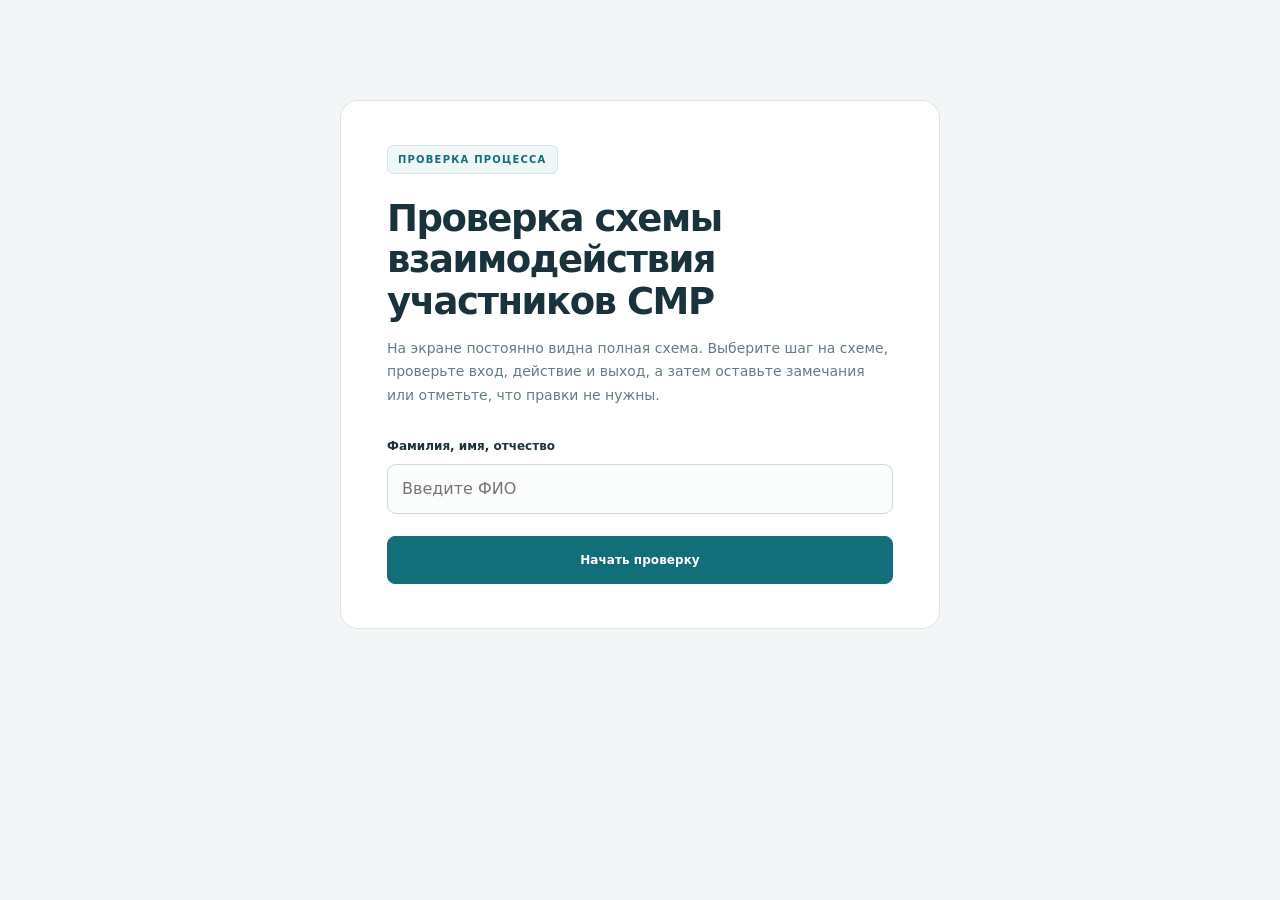
<file: smr-process-review.html>
<!doctype html>
<html lang="ru">
<head>
<meta charset="utf-8">
<meta name="viewport" content="width=device-width,initial-scale=1">
<title>Проверка схемы СМР | Flat</title>
<style>
:root{--bg:#edf1f6;--panel:#fff;--ink:#172033;--muted:#687386;--line:#ccd5e3;--accent:#1d4ed8;--id:#6d28a8;--id-bg:#f3e8ff}
*{box-sizing:border-box}body{margin:0;background:var(--bg);color:var(--ink);font:13px/1.4 Inter,Segoe UI,Arial,sans-serif}button,textarea,input{font:inherit}button{cursor:pointer}.hidden{display:none!important}
.start{max-width:650px;margin:10vh auto;padding:36px;background:#fff;border:1px solid var(--line);border-radius:20px;box-shadow:0 15px 50px #20305014}.start h1{margin:0 0 12px;font-size:30px;line-height:1.15}.start p{color:var(--muted)}.start .primary{width:100%;min-height:48px;touch-action:manipulation;-webkit-tap-highlight-color:transparent}label{font-weight:700}.field{width:100%;min-height:48px;margin:8px 0 22px;padding:13px;border:1px solid #b8c1d1;border-radius:10px;font-size:16px}.primary,.ghost{padding:9px 15px;border:1px solid var(--line);border-radius:9px;background:#fff;font-weight:750}.primary{border-color:var(--accent);background:var(--accent);color:#fff}
.work{height:100vh;padding:10px}.topbar{display:flex;align-items:center;gap:12px;height:54px;padding:8px 13px;margin-bottom:9px;border:1px solid var(--line);border-radius:13px;background:#fff}.brand{font-weight:850}.spacer{flex:1}.small{color:var(--muted);font-size:11px}.workspace{display:grid;grid-template-columns:minmax(430px,45%) minmax(570px,55%);gap:10px;height:calc(100% - 63px)}.panel{min-height:0;overflow:hidden;border:1px solid var(--line);border-radius:15px;background:var(--panel);box-shadow:0 7px 24px #1c2a4110}.panel-head{display:flex;align-items:center;justify-content:space-between;gap:10px;height:50px;padding:9px 13px;border-bottom:1px solid var(--line)}.panel-head h2{margin:0;font-size:16px}.panel-head span{color:var(--muted);font-size:10px}.diagram-scroll{height:calc(100% - 50px);overflow:auto;padding:15px;scroll-behavior:smooth}.diagram{display:flex;flex-direction:column;max-width:760px;margin:auto}.flow-arrow{height:27px;color:#64748b;font-size:20px;line-height:27px;text-align:center}
.node{position:relative;min-height:47px;padding:7px 8px;border:2px solid var(--actor);border-radius:8px;background:var(--fill);color:#1e293b;text-align:left}.node:hover{filter:brightness(.98);box-shadow:0 3px 10px #1e293b20}.node strong{display:block;margin-bottom:2px;font-size:10px}.node span{display:block;font-size:9px;line-height:1.25}.node.current{z-index:5;outline:4px solid #111827;outline-offset:3px;box-shadow:0 0 0 7px #facc15,0 8px 18px #0f172a40}.node.current::after{content:'РАССМАТРИВАЕМЫЙ ШАГ';position:absolute;top:-12px;right:5px;padding:2px 6px;border-radius:99px;background:#111827;color:#fff;font-size:8px;font-weight:900;letter-spacing:.05em}.single-node{width:min(290px,86%);margin:auto}.area{position:relative;padding:28px 10px 10px;border:2px solid #8e9bb0;border-radius:13px;background:#f7f9fc}.area-title{position:absolute;top:-10px;left:12px;padding:2px 8px;border:1px solid #8e9bb0;border-radius:6px;background:#fff;color:#37455c;font-size:10px;font-weight:900;letter-spacing:.03em;text-transform:uppercase}.area-grid{display:grid;grid-template-columns:repeat(2,minmax(0,1fr));gap:8px}.subarea{position:relative;min-width:0;padding:25px 7px 7px;border:1px dashed #97a5b9;border-radius:9px;background:#fff}.subarea-title{position:absolute;top:5px;left:7px;right:7px;color:#526078;font-size:9px;font-weight:900}.subflow{display:flex;flex-direction:column;gap:3px}.subarrow{height:13px;color:#7a879b;font-size:12px;line-height:13px;text-align:center}.parallel-row{display:grid;grid-template-columns:repeat(auto-fit,minmax(95px,1fr));gap:6px}.parallel-marker{margin:0 0 5px;color:#526078;font-size:9px;font-weight:800;text-align:center;text-transform:uppercase}
.legend{display:flex;flex-wrap:wrap;gap:4px 9px;margin-bottom:12px}.legend-item{display:flex;align-items:center;gap:4px;color:#596579;font-size:9px}.legend-dot{width:9px;height:9px;border:2px solid var(--actor);border-radius:3px;background:var(--fill)}
.question-scroll{height:calc(100% - 50px);overflow:auto;padding:15px}.progress{height:6px;margin-bottom:13px;overflow:hidden;border-radius:99px;background:#d8dfe9}.progress i{display:block;height:100%;background:var(--accent)}.question-head{display:flex;align-items:flex-start;gap:9px;margin-bottom:12px}.actor-badge{padding:5px 8px;border:2px solid var(--actor);border-radius:99px;background:var(--fill);font-size:10px;font-weight:800;white-space:nowrap}.question-head h1{margin:0;font-size:20px;line-height:1.25}.id-legend{margin:0 0 10px;color:var(--muted);font-size:10px}.id-tag{display:inline-block;padding:1px 5px;border:1px solid #a472d1;border-radius:5px;background:var(--id-bg);color:var(--id);font-weight:900}.triplet{display:grid;grid-template-columns:repeat(3,minmax(0,1fr));gap:9px}.content-card{aspect-ratio:1/1;min-height:210px;padding:12px;overflow:auto;border:1px solid var(--line);border-top:6px solid var(--card);border-radius:12px;background:#fbfcfe}.content-card h3{margin:0 0 9px;color:#536078;font-size:11px;letter-spacing:.05em;text-transform:uppercase}.item{margin-bottom:6px;padding:5px 6px;border-radius:6px;font-size:11px;white-space:pre-wrap}.item.id{border-left:4px solid var(--id);background:var(--id-bg);color:#502176;font-weight:800}.item.id .id-tag{margin-right:4px}.answer{margin-top:14px;padding-top:13px;border-top:1px solid var(--line)}.answer h3{margin:0 0 8px;font-size:15px}.answer textarea{width:100%;min-height:90px;padding:10px;resize:vertical;border:1px solid #aeb9c9;border-radius:8px}.controls{display:flex;align-items:center;gap:9px;margin-top:10px}.controls .primary{margin-left:auto}.no-change{display:flex;align-items:center;gap:6px;font-weight:650}.saved{color:#087a52;font-size:11px}
@media(max-width:1050px){.work{height:auto}.workspace{grid-template-columns:1fr;height:auto}.diagram-scroll{height:540px}.question-scroll{height:auto}.panel{overflow:visible}}@media(max-width:720px){.start{min-height:100vh;min-height:100dvh;margin:0;padding:24px 18px;border:0;border-radius:0;box-shadow:none;display:flex;flex-direction:column;justify-content:center}.start h1{font-size:25px}.area-grid{grid-template-columns:1fr}.triplet{grid-template-columns:1fr}.content-card{aspect-ratio:auto;min-height:150px}.question-head{flex-direction:column}.topbar .brand{display:none}}


/* Flat redesign 2026.11 — design-only overrides, core data and numbering unchanged */
:root{--bg:#f3f6f7;--panel:#fff;--ink:#1d333d;--muted:#667b85;--line:#dce5e8;--accent:#126e78;--accentSoft:#e7f3f3;--id:#6b4891;--id-bg:#f2edf8}
html{scroll-behavior:smooth}body{font:14px/1.5 Inter,'Segoe UI',system-ui,-apple-system,Arial,sans-serif;-webkit-font-smoothing:antialiased;background:var(--bg)}
button,input,.comment-editor{font:inherit}button{transition:background-color .16s,border-color .16s,color .16s}button:focus-visible,input:focus-visible,[contenteditable]:focus-visible{outline:2px solid var(--accent);outline-offset:2px}button:disabled{cursor:default;opacity:.42}
.start{max-width:600px;margin:min(13vh,100px) auto 48px;padding:44px 46px;background:#fff;border:1px solid var(--line);border-radius:18px;box-shadow:none}
.start:before{content:'ПРОВЕРКА ПРОЦЕССА';display:inline-flex;padding:6px 10px;margin-bottom:24px;border:1px solid #d4e7e8;border-radius:6px;background:#eff7f7;color:var(--accent);font-size:10px;font-weight:800;letter-spacing:.12em}
.start h1{margin:0 0 15px;color:#19323c;font-size:clamp(26px,3vw,37px);letter-spacing:-.04em;line-height:1.12;font-weight:750}
.start p{font-size:14px;line-height:1.65;margin-bottom:30px}.start label{display:block;font-size:12px;color:var(--ink);font-weight:750}
.field{margin:9px 0 22px;border:1px solid #cbd8dd;border-radius:9px;background:#fbfcfc;padding:12px 14px;box-shadow:none}
.field:focus{background:#fff;border-color:var(--accent);outline:3px solid #e2f1f2;outline-offset:0}
.primary,.ghost{min-height:40px;padding:10px 16px;border-radius:8px;font-size:12px;font-weight:760;letter-spacing:.005em}
.primary{border:1px solid var(--accent);background:var(--accent);color:white}.primary:hover{background:#0c5961;border-color:#0c5961}
.ghost{border:1px solid #d6e1e5;background:#fff;color:#33505b}.ghost:hover{background:#eef4f5;border-color:#aebfc4}
.work{height:100vh;height:100dvh;padding:14px 16px}.topbar{height:59px;margin-bottom:12px;padding:10px 17px;border:1px solid var(--line);border-radius:12px;background:#fff;box-shadow:none}
.brand{display:flex;align-items:center;gap:11px;color:#19343b;letter-spacing:-.02em;font-size:15px;font-weight:780}.brand:before{content:'▤';display:grid;place-items:center;width:31px;height:31px;background:var(--accent);border-radius:8px;color:#fff;font-size:18px}
.topbar #who{min-width:0;max-width:38%;overflow:hidden;white-space:nowrap;text-overflow:ellipsis;font-size:12px}.topbar .primary{margin-left:auto}
.workspace{grid-template-columns:minmax(360px,43%) minmax(550px,57%);gap:12px;height:calc(100% - 71px)}
.panel{border:1px solid var(--line);border-radius:12px;background:#fff;box-shadow:none}
.panel-head{min-height:63px;height:auto;padding:13px 17px;border-bottom:1px solid #e6edef}
.panel-head h2{font-size:15px;color:#1d343c;font-weight:760;letter-spacing:-.015em}
.panel-head span{display:block;margin-top:2px;font-size:11px;color:#86959d}
.diagram-scroll{height:calc(100% - 63px);padding:21px 18px;scrollbar-color:#cbd9dc transparent}
.diagram{max-width:790px}.legend{gap:8px 16px;margin-bottom:21px;padding-bottom:13px;border-bottom:1px solid #edf1f2}
.legend-item{gap:6px;color:#627780;font-size:10.5px}.legend-dot{height:9px;width:9px;border:0;border-radius:3px;background:var(--actor)}
.flow-arrow{height:30px;line-height:29px;font-size:18px;color:#9aadb3}.subarrow{color:#a5b7bb}
.node{min-height:52px;padding:9px 11px;border:1px solid #dae5e8;border-left:4px solid var(--actor);border-radius:7px;background:#fff;color:#314952;box-shadow:none;transition:border-color .12s,background .12s}
.node:hover{filter:none;background:#f6fafb;border-color:#bdd2d7;box-shadow:none}
.node strong{font-size:10px;margin-bottom:4px;letter-spacing:.02em;color:#506772}
.node span{font-size:10px;line-height:1.36;color:#2d414b}
.node.current,.node.current:hover{outline:2px solid var(--accent);outline-offset:2px;box-shadow:0 0 0 6px #e4f2f2;background:#fff;border-color:#9bc8cc;border-left-color:var(--actor)}
.node.current:after{top:-14px;right:7px;padding:3px 7px;border-radius:4px;background:var(--accent);font-size:8px;letter-spacing:.06em}
.area{border:1px solid #d5e1e5;border-radius:10px;background:#f6f9fa;padding:29px 11px 12px}
.area-title{top:-10px;left:10px;padding:2px 8px;border:1px solid #d9e4e7;border-radius:5px;background:#fff;color:#576c77;font-size:9px;letter-spacing:.07em}
.area-grid{gap:9px}.subarea{padding:27px 8px 8px;border:1px solid #dfe8eb;border-radius:7px;background:#fff}
.subarea-title{font-size:9px;line-height:1.4;color:#6c828b;font-weight:750}.parallel-marker{font-size:9px;color:#82969d;letter-spacing:.035em}
.question-scroll{height:calc(100% - 63px);padding:19px 20px 25px;scrollbar-color:#cbd9dc transparent}
.progress{height:4px;margin:0 0 18px;border-radius:8px;background:#e8eff0}.progress i{background:var(--accent);border-radius:8px}
.question-head{gap:8px 11px;align-items:flex-start;margin-bottom:13px}.question-head h1{font-size:clamp(19px,1.75vw,23px);font-weight:760;line-height:1.27;color:#203942;letter-spacing:-.023em;scroll-margin-top:16px}
.actor-badge{padding:5px 9px;border:1px solid var(--actor);border-radius:5px;background:var(--fill);color:#294049;font-size:10px;font-weight:750}
.id-legend{display:flex;align-items:center;gap:7px;margin:0 0 12px;font-size:11px;line-height:1.5;color:#7b8993}.id-tag{padding:2px 5px;border:0;border-radius:4px;background:var(--id-bg);color:var(--id);font-weight:780}
.quote-hint{display:inline-flex;align-items:center;gap:7px;margin-bottom:16px;padding:6px 10px;border:1px solid #dce7e9;border-radius:7px;background:#f6f9fa;color:#697f89;font-size:11px;font-weight:500;letter-spacing:.005em}.hint-icon{font-size:16px;line-height:1;color:#728d96}
.triplet{gap:11px;align-items:start}.card-wrap{min-width:0;display:flex;flex-direction:column;gap:7px}
.step-recap{min-height:36px;display:flex;flex-direction:column;gap:1px;padding:0 2px;color:#607581;line-height:1.32;font-size:10px}
.recap-number{font-weight:800;color:var(--accent);letter-spacing:.035em;text-transform:none}.recap-name{overflow:hidden;display:-webkit-box;-webkit-line-clamp:2;-webkit-box-orient:vertical;line-clamp:2;color:#748892}
.content-card{aspect-ratio:auto;min-height:270px;height:clamp(270px,49vh,550px);border:1px solid #dce6e9;border-top:3px solid var(--card);border-radius:8px;background:#fff;padding:14px 12px 16px;box-shadow:none;overflow:auto;scrollbar-color:#cbd9dc transparent;user-select:text;-webkit-user-select:text;cursor:text}
.content-card h3{display:flex;align-items:center;gap:7px;padding-bottom:10px;margin:0 0 10px;border-bottom:1px solid #ecf1f2;color:#4e6570;font-size:11px;font-weight:800;letter-spacing:.07em}
.section-dot{display:inline-block;width:7px;height:7px;border-radius:2px;background:var(--card)}
.content-card .item{margin:0 0 7px;padding:7px 8px;border:1px solid transparent;border-radius:5px;background:#f7f9fa;color:#344c57;font-size:12px;line-height:1.53;white-space:pre-wrap;overflow-wrap:anywhere;user-select:text;-webkit-user-select:text}
.content-card .item.id{border:1px solid #e8def1;border-left:3px solid var(--id);background:#f7f3fb;color:#513765;font-weight:700}
.content-card .id-tag{display:inline-block;margin-right:3px;user-select:text;-webkit-user-select:text}
::selection{background:#bedcdf;color:#11333c}
.answer{margin-top:18px;padding-top:18px;border-top:1px solid #e3eaed}.answer h3{font-size:15px;font-weight:760;color:#243c46;letter-spacing:-.01em;margin-bottom:10px}
.comment-editor{width:100%;min-height:148px;padding:12px 13px;border:1px solid #cbdadf;border-radius:8px;outline:0;background:#fbfcfc;color:#233943;font-size:13px;line-height:1.55;white-space:pre-wrap;overflow:auto}
.comment-editor:focus{background:#fff;border-color:var(--accent);box-shadow:0 0 0 3px #e3f0f1}
.comment-editor:empty:before{content:attr(data-placeholder);color:#93a2a9;pointer-events:none}
.comment-editor[contenteditable="false"]{background:#f2f5f5;color:#75868d}.comment-editor .helper-label{font-weight:790;color:#284b56}
.comment-editor blockquote{margin:6px 0 10px;padding:9px 11px;border:0;border-left:3px solid var(--accent);border-radius:0 5px 5px 0;background:#eff6f6;color:#2b4a52;font-size:12px;white-space:pre-wrap}
.quote-button{position:fixed;z-index:1000;padding:9px 13px;border:1px solid #115963;border-radius:7px;background:#145f68;color:#fff;font-size:11px;font-weight:750;box-shadow:0 5px 18px #31515d29;touch-action:manipulation}
.controls{flex-wrap:wrap;gap:9px;margin-top:13px}.controls .primary{margin-left:auto}.no-change{gap:7px;color:#506772;font-size:12px;font-weight:650}.no-change input{width:16px;height:16px;accent-color:var(--accent)}.saved{font-size:10px;color:var(--accent)}
@media(max-width:1120px){.workspace{grid-template-columns:minmax(310px,41%) minmax(500px,59%)}.question-scroll{padding:16px}.content-card .item{font-size:11.5px}}
@media(max-width:1050px){.work{height:auto;padding:12px}.workspace{grid-template-columns:1fr;height:auto}.panel{overflow:hidden}.diagram-scroll{height:430px}.question-scroll{height:auto;overflow:visible}.triplet{grid-template-columns:repeat(3,minmax(0,1fr))}.content-card{height:330px}.question-head h1{scroll-margin-top:17px}}
@media(max-width:720px){.start{margin:0;max-width:none;min-height:100vh;min-height:100dvh;padding:34px 22px;border:0;border-radius:0;display:flex;flex-direction:column;justify-content:center}.start h1{font-size:31px}.start:before{align-self:flex-start}.work{padding:8px}.topbar{height:55px;padding:9px 11px;margin-bottom:8px;gap:8px}.brand{display:flex!important;font-size:13px;white-space:nowrap}.brand:before{width:26px;height:26px;font-size:15px}.topbar .small{max-width:20%;font-size:10px}.topbar .primary{padding:8px 9px;font-size:10px;min-height:34px}.workspace{gap:8px}.panel-head{padding:12px 13px;min-height:58px}.diagram-scroll{height:340px;padding:16px 12px}.question-scroll{padding:15px 13px 21px}.question-head{flex-direction:column;align-items:flex-start}.question-head h1{font-size:22px}.id-legend{font-size:10px}.quote-hint{font-size:11px;margin-bottom:16px}.triplet{grid-template-columns:1fr;gap:20px}.card-wrap{gap:7px}.step-recap{min-height:auto;display:flex;flex-direction:row;flex-wrap:wrap;align-items:baseline;gap:6px;padding:0 3px;font-size:11px}.recap-name{display:block;overflow:visible;-webkit-line-clamp:unset;line-clamp:unset;font-size:11px}.content-card{height:auto;min-height:155px;max-height:none;padding:13px}.content-card h3{font-size:12px}.content-card .item{font-size:12.5px;padding:8px 9px}.answer{margin-top:24px}.comment-editor{min-height:145px;font-size:14px}.controls .no-change{order:-1;width:100%;padding:3px 0}.controls button{flex:1}.controls .saved{order:3;width:100%;text-align:right}.quote-button{font-size:12px;max-width:calc(100vw - 16px)}}
@media(max-width:720px){.topbar #who{display:none}.topbar .primary{white-space:nowrap;padding:8px 12px}}
@media(max-width:380px){.topbar .small{display:none}.brand{font-size:12px}.start h1{font-size:27px}}



/* Three clearly delineated work areas: scheme, step, feedback */
.workspace{grid-template-columns:minmax(350px,42%) minmax(0,58%);align-items:stretch;gap:14px}
.review-stack{display:flex;flex-direction:column;min-height:0;min-width:0;gap:14px}
.panel{position:relative;border:1px solid #d3e0e3;box-shadow:none;border-radius:12px;background:#fff}
.diagram-panel{border-color:#cadde1;background:#fff}
.step-panel{flex:1;min-height:0;border-color:#dad7e6;background:#fff}
.comment-panel{flex:0 0 auto;border-color:#c9e0d9;background:#fff}
.panel-head{position:relative;min-height:64px;height:64px;padding:12px 17px;flex:none}
.diagram-panel .panel-head{background:#eef6f7;border-bottom:1px solid #d7e6e8;box-shadow:inset 0 3px 0 #729aa2}
.step-panel .panel-head{background:#f6f4fa;border-bottom:1px solid #e8e3f0;box-shadow:inset 0 3px 0 #9485ad}
.comment-panel .panel-head{background:#eef7f4;border-bottom:1px solid #d7e9e1;box-shadow:inset 0 3px 0 #6ba898}
.panel-caption{display:flex;align-items:center;gap:12px;min-width:0}
.panel-index{display:grid;place-items:center;flex:0 0 28px;height:28px;font-size:11px;font-weight:750;border:1px solid #d0e0e3;border-radius:7px;color:#58757f;background:#fff}
.step-panel .panel-index{border-color:#e1dceb;color:#77618c}
.comment-panel .panel-index{border-color:#cfe5dc;color:#3c806d}
.panel-caption h2{font-size:15px;line-height:1.3}
.panel-caption span:not(.panel-index){font-size:11px;line-height:1.4}
.diagram-panel .diagram-scroll{height:calc(100% - 64px)}
.step-panel .question-scroll{height:calc(100% - 64px);overflow:auto;padding:16px 19px 20px}
.step-panel .content-card{height:clamp(230px,34vh,445px);min-height:230px}
.quote-hint{margin:0 0 14px;padding:0;border:0;background:transparent;color:#6e818c;line-height:1.45;font-size:11px}
.triplet{gap:9px}
.content-card h3{position:sticky;top:-14px;z-index:2;justify-content:space-between;gap:6px;min-height:39px;margin:0 0 10px;padding:0 0 9px;background:#fff}
.section-label{display:inline-flex;align-items:center;gap:5px;min-width:0}
.quote-inline{flex:0 0 auto;min-height:28px;padding:5px 8px;border:1px solid #bdd7d5;border-radius:6px;background:#f0f7f6;color:#126e78;font-size:10px;line-height:1;font-weight:730;white-space:nowrap}
.quote-inline:hover:not(:disabled),.quote-inline.quote-ready{background:#126e78;border-color:#126e78;color:white}
.quote-inline:disabled{opacity:1;cursor:default;color:#64818a;border-color:#cbdfe2;background:#f2f6f6}
.comment-body{padding:13px 17px 14px}
.comment-tabs{display:flex;gap:2px;border-bottom:1px solid #dce6e5;margin-bottom:12px}
.comment-tab{flex:1;min-width:0;border:0;border-bottom:2px solid transparent;background:transparent;color:#70818a;padding:8px 10px 9px;font-size:12px;font-weight:650;text-align:center}
.comment-tab:hover{background:#f5faf9;color:#365f61}
.comment-tab.active{color:#126e78;border-bottom-color:#126e78;font-weight:800;background:#f8fbfa}
.comment-pane-head{display:flex;justify-content:space-between;align-items:center;flex-wrap:wrap;gap:8px;margin-bottom:8px}
.comment-pane-head h3{margin:0;color:#35515c;font-size:12px;font-weight:730}
.overall-note{font-size:11px;color:#809298}
.comment-pane .comment-editor{min-height:100px;max-height:190px;font-size:12.5px;padding:10px 11px}
.comment-panel .no-change{font-size:11px;white-space:nowrap}
.comment-panel .no-change input{height:15px;width:15px}
.comment-panel .controls{justify-content:space-between;margin-top:11px}
.comment-panel .controls .primary{margin-left:0}
.comment-panel .controls .saved{flex:1;min-width:0;text-align:center}
/* Adapt the panel arrangement without nested mobile scrolling. */
@media(max-width:1050px){
 .work{height:auto;min-height:100dvh}
 .workspace{height:auto;grid-template-columns:1fr;gap:12px}
 .review-stack{height:auto;gap:12px}
 .step-panel{flex:initial}
 .step-panel .question-scroll{height:auto;overflow:visible}
 .diagram-panel .diagram-scroll{height:370px}
 .step-panel .content-card{height:350px}
}
@media(max-width:720px){
 .panel-head{height:auto;min-height:60px;padding:11px 13px}
 .diagram-panel .diagram-scroll{height:320px}
 .panel-caption{gap:9px}
 .step-panel .question-scroll{padding:15px 12px 20px}
 .step-panel .content-card{height:auto;min-height:160px;max-height:none;overflow:visible}
 .content-card h3{top:6px;padding:8px 0 9px}
 .quote-inline{min-height:32px;font-size:11px;padding:6px 10px}
 .comment-body{padding:12px}
 .comment-tab{font-size:12px;padding:10px 5px}
 .comment-pane .comment-editor{min-height:145px;max-height:none;font-size:14px}
 .comment-panel .controls .saved{order:initial;width:auto;flex:0 1 auto}
 .comment-panel .controls button{flex:0 0 auto;min-width:95px}
 .comment-panel .no-change{font-size:12px}
 .comment-pane-head{align-items:flex-start}
}
@media(max-height:750px) and (min-width:1051px){
 .work{height:auto;min-height:100vh}
 .workspace{height:auto;min-height:760px}
 .review-stack{min-height:760px}
 .diagram-panel .diagram-scroll{height:calc(100% - 64px)}
}

/* Cross-step links: exact originating document leads to an explicitly mapped output item. */
.step-reference{display:inline;color:#106d78;font-weight:800;text-decoration:underline;text-decoration-color:#8fc5c9;text-underline-offset:3px;text-decoration-thickness:1.5px;border-radius:3px;cursor:pointer;white-space:nowrap}
.step-reference:hover{color:#084f59;text-decoration-color:#084f59;background:#e4f3f3}
.step-reference:focus-visible{outline:2px solid #12818a;outline-offset:2px;background:#e4f3f3}
#output .item.ref-target{position:relative;border:1px solid #c59d47;border-left:4px solid #be8a23;background:#fff5da;color:#443c2a;box-shadow:0 0 0 2px #f8ecc9;scroll-margin:80px;transition:background-color .2s,border-color .2s}
#input .item.ref-origin{border:1px solid #bed9da;background:#e9f6f5}
.reference-notice{display:flex;flex-wrap:wrap;align-items:center;justify-content:space-between;gap:6px 12px;padding:8px 10px;margin:0 0 13px;border:1px solid #d4e6e6;border-left:3px solid #6c9ca3;border-radius:7px;background:#f3f9f9;color:#46636c;font-size:11px;line-height:1.4}
.reference-notice button{border:0;background:transparent;color:#0b6a76;text-decoration:underline;text-underline-offset:2px;font-weight:750;font-size:11px;padding:4px 0;cursor:pointer}
.reference-notice button:hover{color:#064b56}
@media(max-width:720px){.reference-notice{font-size:12px}.reference-notice button{font-size:12px}.step-reference{padding:1px 0}}

/* Backreferences sit inside the output item, beneath the document name. */
.output-consumers{display:flex;flex-wrap:wrap;align-items:baseline;gap:5px;margin-top:7px;padding-top:6px;border-top:1px solid #dfe9eb;font-size:10px;line-height:1.5}
.output-consumers-label{margin-right:2px;color:#66838b;font-size:10px;font-weight:650;white-space:nowrap}
.output-consumers .reverse-reference{display:inline-block;padding:2px 6px;border:1px solid #d6e7e8;border-radius:4px;background:#eef7f7;color:#116c75;text-decoration:none;font-size:10px;font-weight:740;white-space:nowrap}
.output-consumers .reverse-reference:hover{background:#deeff0;border-color:#9cc8ce;color:#084a53;text-decoration:underline}
.output-consumers .reverse-reference:focus-visible{outline:2px solid #126e78;outline-offset:2px}
#input .item.ref-target{position:relative;border:1px solid #c59d47;border-left:4px solid #be8a23;background:#fff5da;color:#443c2a;box-shadow:0 0 0 2px #f8ecc9;scroll-margin:80px}
#output .item.ref-origin{border:1px solid #bed9da;background:#e9f6f5}
@media(max-width:720px){.output-consumers{gap:7px;margin-top:8px;padding-top:7px;font-size:11px}.output-consumers .reverse-reference{padding:4px 8px;font-size:11px}.output-consumers-label{font-size:11px}}

/* Analytical document scopes: muted neutral for context, not the violet ID styling. */
.scope-legend{margin:0 0 12px;border:1px solid #dce8e9;border-radius:7px;background:#f8fbfb;color:#55707a;font-size:11px}
.scope-legend summary{cursor:pointer;padding:8px 11px;font-weight:650;list-style-position:inside}
.scope-legend summary:hover{background:#f0f6f6}
.scope-legend-content{padding:1px 12px 10px;border-top:1px solid #e5eeef;line-height:1.45}
.scope-legend-content p{margin:8px 0 0}.scope-caveat{color:#758990;font-size:10px}
.content-card .item.context{border:1px solid #dbe7e5;border-left:3px solid #789d96;background:#f5f9f8;color:#365850}
.content-card .context-tag,.content-card .related-tag{display:inline-block;margin-right:4px;padding:2px 5px;border-radius:4px;font-size:10px;font-weight:750;line-height:1.35}
.content-card .context-tag{background:#e2efeb;color:#446f63}
.content-card .item.related{border:1px solid #e2e5ea;border-left:3px solid #8c97aa;background:#f6f7fa}
.content-card .related-tag{background:#e8ebf2;color:#59677d}
</style>
</head>
<body>
<form id="start" class="start"><h1>Проверка схемы взаимодействия участников СМР</h1><p>На экране постоянно видна полная схема. Выберите шаг на схеме, проверьте вход, действие и выход, а затем оставьте замечания или отметьте, что правки не нужны.</p><label for="fio">Фамилия, имя, отчество</label><input id="fio" class="field" name="fio" autocomplete="name" enterkeyhint="go" placeholder="Введите ФИО" required><button id="begin" class="primary" type="submit">Начать проверку</button></form>
<main id="work" class="work hidden">
  <header class="topbar"><div class="brand">Проверка схемы СМР</div><span id="who" class="small"></span><div class="spacer"></div><button id="download" class="primary">Скачать XLSX</button></header>
  <div class="workspace">
    <section class="panel diagram-panel" aria-labelledby="diagramHeading">
      <header class="panel-head"><div class="panel-caption"><span class="panel-index">01</span><div><h2 id="diagramHeading">Схема процесса</h2><span>Выберите шаг для проверки</span></div></div></header>
      <div class="diagram-scroll" id="diagramScroll"><div class="legend" id="legend"></div><div class="diagram" id="diagram"></div></div>
    </section>
    <div class="review-stack">
      <section class="panel step-panel" aria-labelledby="stepHeading">
        <header class="panel-head"><div class="panel-caption"><span class="panel-index">02</span><div><h2 id="stepHeading">Проверка шага</h2><span id="questionCounter"></span></div></div></header>
        <div class="question-scroll">
          <div class="progress"><i id="progress"></i></div>
          <div class="question-head"><span class="actor-badge" id="actorBadge"></span><h1 id="questionTitle"></h1></div>
          <p class="id-legend"><span class="id-tag">ИД</span> Документ или запись, относящиеся к исполнительной документации</p>
          <details class="scope-legend"><summary>Аналитические категории документов</summary><div class="scope-legend-content"><p><strong>[ИД]</strong> - документы, входящие в состав исполнительной документации.</p><p><strong>[Связанный документ]</strong> - документы для формирования, проверки или комплектования ИД, не являющиеся ИД сами по себе.</p><p><strong>[Контекст процесса]</strong> - документы об условиях выполнения работ, не подлежащие автоматическому включению в реестр ИД.</p><p class="scope-caveat">Это рабочая классификация СИД, а не нормативно установленный перечень. Применяется только к документам, для которых категория указана явно.</p></div></details><p class="quote-hint" role="note"><span class="hint-icon" aria-hidden="true">✎</span> Выделите фрагмент текста и нажмите «Цитировать» в соответствующей карточке.</p>
          <div class="reference-notice hidden" id="referenceNotice" role="status" aria-live="polite">
            <span id="referenceMessage">Связанный результат выделен ниже в блоке «Выход».</span>
            <button type="button" id="referenceBack">Вернуться к исходному шагу</button>
          </div>
          <div class="triplet">
            <div class="card-wrap"><div class="step-recap" aria-label="Текущий шаг"></div><article class="content-card" data-section="Вход" style="--card:#3d8ec4"><h3><span class="section-label"><span class="section-dot"></span>Вход</span><button class="quote-inline" type="button" aria-label="Цитировать выделенное из входа" disabled>Цитировать</button></h3><div id="input"></div></article></div>
            <div class="card-wrap"><div class="step-recap" aria-label="Текущий шаг"></div><article class="content-card" data-section="Действие" style="--card:#8b79bb"><h3><span class="section-label"><span class="section-dot"></span>Действие</span><button class="quote-inline" type="button" aria-label="Цитировать выделенное из действия" disabled>Цитировать</button></h3><div id="action"></div></article></div>
            <div class="card-wrap"><div class="step-recap" aria-label="Текущий шаг"></div><article class="content-card" data-section="Выход" style="--card:#43a58e"><h3><span class="section-label"><span class="section-dot"></span>Выход</span><button class="quote-inline" type="button" aria-label="Цитировать выделенное из выхода" disabled>Цитировать</button></h3><div id="output"></div></article></div>
          </div>
        </div>
      </section>
      <section class="panel comment-panel" aria-labelledby="commentsHeading">
        <header class="panel-head"><div class="panel-caption"><span class="panel-index">03</span><div><h2 id="commentsHeading">Комментарии</h2><span>Замечания к шагу или ко всей схеме</span></div></div></header>
        <div class="comment-body">
          <div class="comment-tabs" role="tablist" aria-label="Вид комментария">
            <button type="button" class="comment-tab active" id="tabStep" role="tab" aria-controls="stepCommentPane" aria-selected="true">К текущему шагу</button>
            <button type="button" class="comment-tab" id="tabOverall" role="tab" aria-controls="overallCommentPane" aria-selected="false">К схеме в целом</button>
          </div>
          <section id="stepCommentPane" class="comment-pane" role="tabpanel" aria-labelledby="tabStep">
            <div class="comment-pane-head"><h3>Нужны ли правки в этом шаге?</h3><label class="no-change"><input id="nochange" type="checkbox"> Правки не нужны</label></div>
            <div id="comment" class="comment-editor" contenteditable="true" role="textbox" aria-label="Комментарий к текущему шагу" aria-multiline="true" data-placeholder="Опишите, что нужно изменить"></div>
          </section>
          <section id="overallCommentPane" class="comment-pane hidden" role="tabpanel" aria-labelledby="tabOverall">
            <div class="comment-pane-head"><h3>Замечания к схеме в целом</h3><span class="overall-note">Один комментарий на всю схему</span></div>
            <div id="overallComment" class="comment-editor" contenteditable="true" role="textbox" aria-label="Комментарий к схеме в целом" aria-multiline="true" data-placeholder="Опишите общие замечания, не относящиеся к отдельному шагу"></div>
          </section>
          <div class="controls"><button id="back" class="ghost" type="button">Назад</button><span id="saved" class="saved" role="status" aria-live="polite"></span><button id="next" class="primary" type="button">Далее</button></div>
        </div>
      </section>
    </div>
  </div>
</main>
<script>
const MODEL={"steps":[{"order":1,"code":"0","layer":0,"actorKey":"customer","actor":"Заказчик","actorColor":"#2563eb","title":"До начала СМР: заключения, утверждение ПД и РНС","input":"Вход\n• [ПД] Проектная документация\n• [Изыскательская документация] Результаты инженерных изысканий\n• [ИРД] Заявления на экспертизы и выдачу РНС\n• [ИРД] Правоустанавливающие документы на земельный участок, ГПЗУ\n• [Экологическая документация, если ГЭЭ обязательна] Материалы ОВОС и общественных обсуждений","action":"0.1. Заказчик направляет проектную документацию и результаты инженерных изысканий в ФАУ «Главгосэкспертиза России» для проведения ГГЭ.\nУ экспертного учреждения: материалы для проведения ГГЭ.\n0.2. Заказчик получает положительное заключение ГГЭ.\nУ заказчика: положительное заключение ГГЭ.\n0.3. Заказчик направляет материалы в Росприроднадзор для проведения ГЭЭ, если она обязательна для объекта.\nУ Росприроднадзора: материалы для проведения ГЭЭ.\n0.4. Заказчик получает положительное заключение ГЭЭ, если она обязательна для объекта.\nУ заказчика: положительное заключение ГЭЭ.\n0.5. Заказчик утверждает проектную документацию приказом.\nУ заказчика: утверждённая ПД и приказ о её утверждении.\n0.6. Заказчик оформляет приказ или решение об утверждении результатов ГГЭ.\nУ заказчика: приказ или решение об утверждении результатов ГГЭ.\n0.7. Заказчик подаёт заявление о выдаче РНС в Минстрой России.\nУ Минстроя России: заявление о выдаче РНС.\n0.8. Заказчик получает разрешение на строительство.\nУ заказчика: РНС.","output":"Выход\n• [ИРД] Положительное заключение ГГЭ\n• [ИРД] Положительное заключение ГЭЭ (если необходимо)\n• [ОРД] Приказ об утверждении ПД и приказ/решение об утверждении результатов ГГЭ\n• [ПД] Утверждённая проектная документация\n• [ИРД] Разрешение на строительство","surveyOrder":1},{"order":2,"code":"1","layer":1,"actorKey":"customer","actor":"Заказчик","actorColor":"#2563eb","title":"Выдача РД «В производство работ», утверждение перечня ИД и формы её ведения","input":"Вход\n• [РД] Рабочая документация\n• [ПД] Утверждённая ПД\n• [ИРД] РНС (шаг 0)\n• [Организационный документ] Проект перечня ИД\n• [ОРД] Проекты приказов о представителях","action":"1.1. Заказчик передаёт ЛОС рабочую документацию со штампом «В производство работ».\nУ ЛОС: рабочая документация для выполнения работ.\n1.2. Заказчик утверждает перечень исполнительной документации.\nУ заказчика: утверждённый перечень ИД.\n1.3. Заказчик утверждает форму ведения исполнительной документации.\nУ заказчика: утверждённая форма ведения ИД.\n1.4. Заказчик издаёт приказы о назначении представителей строительного контроля, застройщика и технического заказчика.\nУ назначенных представителей: полномочия, определённые приказами.\n1.5. Эксплуатирующая организация издаёт приказ о назначении представителей для подписания АОУСИТО и других документов СМР и ПНР.\nУ назначенных представителей: полномочия на подписание документов в пределах приказа.\n1.6. Эксплуатирующая организация передаёт заказчику приказ о назначении своих представителей.\nУ заказчика: приказ эксплуатирующей организации.","output":"Выход\n• [РД] РД со штампом «В производство работ», переданная ЛОС\n• [Организационный документ] Утверждённый перечень ИД и форма её ведения\n• [ОРД] Приказы заказчика о представителях СК, застройщика и технического заказчика\n• [ОРД] Приказ эксплуатирующей организации о представителях для АОУСИТО и других документов СМР и ПНР","surveyOrder":2},{"order":3,"code":"2","layer":2,"actorKey":"customer","actor":"Заказчик","actorColor":"#2563eb","title":"Извещение о начале работ в ГСН (не позднее 7 раб. дн.)","input":"Вход\n• [ИРД] РНС (шаг 0)\n• [ПД] Утверждённая ПД\n• [Надзорный документ] Извещение о начале строительства\n• [ИД] Общий журнал работ","action":"2.1. Застройщик или технический заказчик направляет извещение о начале строительства с приложениями в территориальное управление Ростехнадзора не позднее чем за 7 рабочих дней до начала строительства.\nУ территориального управления Ростехнадзора: извещение о начале строительства с приложениями.\n2.2. Застройщик или технический заказчик передаёт общий журнал работ в территориальное управление Ростехнадзора для регистрации.\nУ территориального управления Ростехнадзора: ОЖР для регистрации.","output":"Выход\n• [Надзорный документ] Направленное извещение о начале строительства\n• [ИД] ОЖР, переданный на регистрацию","surveyOrder":3},{"order":4,"code":"3","layer":2,"actorKey":"designer","actor":"Проектировщик","actorColor":"#7c3aed","title":"Организация авторского надзора","input":"Вход\n• [РД] РД, переданная заказчиком (шаг 1)\n• [Договорная документация] Основание выполнения авторского надзора","action":"3.1. Генпроектировщик назначает представителей авторского надзора приказом.\nУ представителей авторского надзора: полномочия, определённые приказом.\n3.2. Генпроектировщик открывает журнал авторского надзора.\nУ генпроектировщика: ЖАН.\n3.3. Генпроектировщик передаёт заказчику сведения о назначенных специалистах авторского надзора.\nУ заказчика: сведения о представителях авторского надзора.\nФорма ЖАН (только электронная / бумажная с электронным отражением) не определена: см. страницу «Сверка источников».","output":"Выход\n• [ОРД] Приказ о специалистах авторского надзора\n• [Журнал авторского надзора] Открытый генпроектировщиком ЖАН","surveyOrder":4},{"order":5,"code":"4а","layer":2,"actorKey":"los","actor":"Лицо, осуществляющее строительство","actorColor":"#059669","title":"ППР, ППГР, назначение ответственных, открытие журналов","input":"Вход\n• [ПД] ПД, включая ПОС\n• [РД] РД со штампом «В производство работ» (шаг 1)","action":"4а.1. ЛОС разрабатывает ППР на основании ПД и РД.\nУ ЛОС: разработанный ППР.\n4а.2. ЛОС разрабатывает технологические карты на основании ПД и РД.\nУ ЛОС: разработанные технологические карты.\n4а.3. ЛОС разрабатывает ППГР на основании ПД и РД, если он применим для соответствующих работ.\nУ ЛОС: разработанный ППГР, если применимо.","output":"Выход\n• [ОТД] Разработанный ППР.\n• [ОТД] Разработанные технологические карты.\n• [ОТД] Разработанный ППГР, если применимо.","surveyOrder":5},{"order":7,"code":"4в","layer":2,"actorKey":"los","actor":"Лицо, осуществляющее строительство","actorColor":"#059669","title":"ППР, ППГР, назначение ответственных, открытие журналов","input":"Вход\n• [ОРД] Документы, устанавливающие полномочия назначаемых сотрудников ЛОС: приказы, доверенности, если применимо.\n• [Квалификационная документация] Документы, подтверждающие квалификацию назначаемых сотрудников ЛОС.","action":"4в.4. ЛОС назначает ответственных лиц приказами.\nУ назначенных лиц: полномочия и обязанности, определённые приказами.","output":"Выход\n• [ОРД] Подписанные приказы о назначении ответственных лиц, загруженные в СИД.\n• [ОРД] Документы, подтверждающие полномочия назначенных сотрудников, загруженные в СИД.\n• [Квалификационная документация] Документы, подтверждающие квалификацию назначенных сотрудников, загруженные в СИД.","surveyOrder":6},{"order":11,"code":"7","layer":2,"actorKey":"customer","actor":"Заказчик","actorColor":"#2563eb","title":"Передача геодезической разбивочной основы","input":"Вход\n• [Результат геодезических работ] Геодезическая разбивочная основа","action":"7.1. Заказчик передаёт ЛОС геодезическую разбивочную основу.\nУ ЛОС: геодезическая разбивочная основа для выполнения разбивочных работ.\n7.2. Заказчик оформляет акт освидетельствования геодезической разбивочной основы.\nУ заказчика и ЛОС: акт освидетельствования ГРО.","output":"Выход\n• [ИД] Акт освидетельствования ГРО (ИД 1)\n• [Результат] ГРО передана ЛОС","surveyOrder":7},{"order":12,"code":"8","layer":2,"actorKey":"customer","actor":"Заказчик","actorColor":"#2563eb","title":"Передача давальческого оборудования в монтаж","input":"Вход\n• [Материальный объект] Давальческое оборудование\n• [Документация поставщика] Паспорта и документы качества","action":"8.1. Заказчик передаёт ЛОС давальческое оборудование и материалы с документами качества.\nУ ЛОС: давальческое оборудование.\n8.2. Заказчик оформляет акт приёма-передачи оборудования в монтаж по форме ОС-15 через СТДО.\nУ заказчика и ЛОС: акт приёма-передачи оборудования в монтаж.","output":"Выход\n• [Учётный документ] Акт приёма-передачи оборудования в монтаж (ОС-15)\n• [Учётный документ] Накладная на передачу давальческих материалов подрядчику (М-15 либо иной документ по принятой форме)\n• [Материальный объект] Оборудование передано ЛОС для входного контроля","surveyOrder":8},{"order":15,"code":"11","layer":2,"actorKey":"supplier","actor":"Поставщик / изготовитель","actorColor":"#d97706","title":"Поставка МТР и оборудования с документами качества","input":"Вход\n• [Материальный объект] МТР и оборудование\n• [Документация поставщика] Паспорта, сертификаты, декларации ТР ТС/ЕАЭС, формуляры и инструкции по монтажу","action":"11.1. Поставщик передаёт ЛОС МТР и оборудование.\nУ ЛОС: поставленные МТР и оборудование.\n11.2. Поставщик передаёт ЛОС паспорта, сертификаты, декларации ТР ТС/ЕАЭС, формуляры и инструкции по монтажу.\nУ ЛОС: документация поставщика для входного контроля и подготовки испытаний.","output":"Выход\n• [Материальный объект] Поставленные МТР и оборудование\n• [Документация поставщика] Переданные паспорта, сертификаты, декларации, формуляры и инструкции","surveyOrder":9},{"order":10,"code":"6","layer":3,"actorKey":"gsn","actor":"Орган государственного строительного надзора","actorColor":"#dc2626","title":"Регистрация общего журнала, программа проверок","input":"Вход\n• [Надзорный документ] Извещение о начале строительства (шаг 2)\n• [ИД] ОЖР на регистрацию (шаг 2)","action":"6.1. Территориальное управление Ростехнадзора рассматривает извещение о начале строительства.\nУ территориального управления Ростехнадзора: рассмотренное извещение.\n6.2. Территориальное управление Ростехнадзора регистрирует общий журнал работ.\nУ территориального управления Ростехнадзора: зарегистрированный ОЖР.\n6.3. Территориальное управление Ростехнадзора передаёт застройщику или техническому заказчику зарегистрированный общий журнал работ.\nУ застройщика или технического заказчика: зарегистрированный ОЖР.\n6.4. Территориальное управление Ростехнадзора передаёт застройщику или техническому заказчику программу проверок.\nУ застройщика или технического заказчика: программа проверок.","output":"Выход\n• [ИД] Зарегистрированный ОЖР (ОЖР с регистрационной надписью и печатью ГСН)\n• [Надзорный документ] Программа проверок","surveyOrder":10},{"order":6,"code":"4б","layer":3,"actorKey":"los","actor":"Лицо, осуществляющее строительство","actorColor":"#059669","title":"ППР, ППГР, назначение ответственных, открытие журналов","input":"Вход\n• [ОТД] Разработанные ППР и технологические карты (шаг 4а).","action":"4б.1. Подрядчик направляет ППР заказчику по электронной почте.\nУ заказчика: ППР для проверки и согласования.\n4б.2. Подрядчик направляет технологические карты заказчику по электронной почте.\nУ заказчика: технологические карты для проверки и согласования.\n4б.3. Заказчик организует проверку ППР ответственными участниками.\nУ заказчика: результаты проверки ППР.\n4б.4. Заказчик организует проверку технологических карт ответственными участниками.\nУ заказчика: результаты проверки технологических карт.\n4б.5. Ответственные участники заказчика согласовывают ППР.\nУ подрядчика и заказчика: согласованный ППР.\n4б.6. Ответственные участники заказчика согласовывают технологические карты.\nУ подрядчика и заказчика: согласованные технологические карты.\n4б.7. Подрядчик организует ознакомление исполнителей с согласованным ППР.\nУ исполнителей: сведения о порядке и условиях выполнения работ, установленных ППР.\n4б.8. Подрядчик организует ознакомление исполнителей с согласованными технологическими картами.\nУ исполнителей: сведения о технологии выполнения соответствующих работ.\n4б.9. Исполнители подписывают лист ознакомления с ППР и технологическими картами.\nУ подрядчика: подписанный лист ознакомления.\n4б.10. Подрядчик передаёт заказчику скан подписанного листа ознакомления.\nУ заказчика: скан подписанного листа ознакомления.","output":"Выход\n• [ОТД] Согласованные ППР и технологические карты; при наличии замечаний - перечень замечаний для доработки.","surveyOrder":11},{"order":8,"code":"4г","layer":3,"actorKey":"los","actor":"Лицо, осуществляющее строительство","actorColor":"#059669","title":"ППР, ППГР, назначение ответственных, открытие журналов","input":"Вход\n• [ПД] Сведения об объекте и требования к организации строительства из ПОС, необходимые для подготовки СЖР, если применимо.\n• [РД] Сведения о конкретных конструкциях, системах и работах, для которых подготавливаются СЖР.\n• [ИД] Перечень специальных журналов работ, предусмотренных для данного вида работ.\n• [ОРД] Приказы о назначении ответственных за ведение специальных журналов работ.","action":"4г.5. ЛОС открывает специальные журналы работ.\nУ ЛОС: специальные журналы работ.","output":"Выход\n• [ИД → Журналы работ → СЖР] Подготовленные и зарегистрированные специальные журналы работ.\n• [ИД → ОЖР → Раздел 2] Сведения о специальных журналах работ для включения в раздел 2 соответствующего ОЖР.","surveyOrder":12},{"order":9,"code":"5","layer":3,"actorKey":"los","actor":"Лицо, осуществляющее строительство","actorColor":"#059669","title":"Допуск персонала к работам на территории объекта","input":"Вход\n• [ОРД] Приказы о назначении ответственных лиц (шаг 4в).\n• [Квалификационная документация персонала] Документы, подтверждающие квалификацию и аттестацию сотрудников с учётом выполняемых работ и функций, включая документы НАКС для сварщиков, если применимо.\n• [Документация об аттестации технологий] Документы об аттестации сварочных технологий, если применимо.","action":"5.1. ЛОС проверяет приказы о назначении ответственных лиц.\nУ ЛОС: проверенные приказы о назначении ответственных лиц.\n5.2. ЛОС проверяет документы об аттестации сварщиков и технологий НАКС.\nУ ЛОС: проверенные документы об аттестации сварщиков и технологий.\n5.3. ЛОС оформляет акт-допуск для допуска персонала к работам на территории объекта в случаях, когда его оформление требуется.\nУ ЛОС: акт-допуск.\n5.4. ЛОС оформляет наряды-допуски для конкретных работ повышенной опасности, когда их оформление обязательно. Наряды-допуски оформляются перед соответствующими работами и при необходимости неоднократно в ходе строительства.\nУ ЛОС: наряды-допуски на соответствующие работы, если требуются.","output":"Выход\n• [Контекст процесса] Документ допуска к работам: оформленный акт-допуск, если его оформление требуется.\n• [Контекст процесса] Документы допуска к работам: выданные наряды-допуски для конкретных работ повышенной опасности, когда их оформление обязательно; по мере необходимости оформляются неоднократно в ходе строительства.\n• [Результат] Персонал допущен к соответствующим работам.","surveyOrder":13},{"order":13,"code":"9","layer":3,"actorKey":"los","actor":"Лицо, осуществляющее строительство","actorColor":"#059669","title":"Разбивка осей, вынос в натуру","input":"Вход\n• [Результат] Переданная ГРО (шаг 7)\n• [ИД] Акт освидетельствования ГРО\n• [РД] Разбивочные чертежи","action":"9.1. Геодезическая служба ЛОС выполняет разбивку осей по переданной ГРО и рабочей документации.\nУ ЛОС: разбитые оси объекта.\n9.2. Геодезическая служба ЛОС выполняет вынос проектных элементов в натуру по рабочей документации.\nУ ЛОС: вынесенные в натуру проектные элементы.\n9.3. Геодезическая служба ЛОС оформляет акт разбивки осей.\nУ ЛОС: акт разбивки осей.","output":"Выход\n• [ИД] Акт разбивки осей (ИД 2)\n• [Результат] Оси вынесены в натуру","surveyOrder":14},{"order":14,"code":"10","layer":3,"actorKey":"los","actor":"Лицо, осуществляющее строительство","actorColor":"#059669","title":"Входной контроль МТР и оборудования (с СК заказчика)","input":"Вход\n• [Материальный объект] МТР и оборудование (шаги 8, 11)\n• [Учётный документ] ОС-15\n• [Документация поставщика] Паспорта, сертификаты, декларации, формуляры, инструкции\n• [РД] Требования к МТР и оборудованию","action":"10.1. ЛОС совместно со строительным контролем заказчика проверяет поступившие МТР и оборудование на соответствие рабочей документации.\nУ участников контроля: результаты проверки МТР и оборудования.\n10.2. ЛОС совместно со строительным контролем заказчика проверяет документы качества на поступившие МТР и оборудование.\nУ участников контроля: результаты проверки документов качества.\n10.3. ЛОС вносит результаты входного контроля в журнал входного контроля.\nУ ЛОС: записи в журнале входного контроля.\n10.4. ЛОС оформляет акты входного контроля.\nУ ЛОС: акты входного контроля.\n10.5. ЛОС оформляет акты выявленных дефектов при наличии дефектов.\nУ ЛОС: акты выявленных дефектов, если дефекты обнаружены.\nСтруктурные изменения по встречам не внесены: первичные файлы не найдены; в реестре есть открытые вопросы.","output":"Выход\n• [ИД] Журнал и акты входного контроля (ИД 12)\n• [Документ контроля] Акты о выявленных дефектах (при наличии)\n• [Результат] Решение по результатам входного контроля","surveyOrder":15},{"order":16,"code":"12","layer":4,"actorKey":"customer","actor":"Заказчик","actorColor":"#2563eb","title":"Строительный контроль заказчика: выборочные проверки","input":"Вход\n• [РД] Рабочая документация\n• [ИД] ОЖР","action":"12.1. Служба строительного контроля заказчика выборочно проверяет выполняемые ЛОС работы на соответствие рабочей документации.\nУ службы строительного контроля заказчика: результаты выборочной проверки работ.\n12.2. Служба строительного контроля заказчика фиксирует замечания и предписания по результатам проверки.\nУ службы строительного контроля заказчика: замечания и предписания при наличии нарушений.\n12.3. Служба строительного контроля заказчика вносит записи в общий журнал работ.\nУ заказчика и ЛОС: записи строительного контроля в ОЖР.\n12.4. Служба строительного контроля заказчика передаёт ЛОС замечания для устранения.\nУ ЛОС: замечания для устранения.\nОснование исходника: ч. 7 ст. 53 ГрК РФ.","output":"Выход\n• [ИД] Замечания СК (ИД 6), записи в ОЖР\n• [Документ контроля] Предписания ЛОС\n• [ИД?] Запись в Реестре предписаний (относится к ИД)\n• [] Акт закрытия пункта предписания (есть разные названия)\n• Запись в ОЖР об устранении (могут быть позже внесены)\n• Подпись в ОЖР от СК Заказчика, что замечание устранено (могут быть позже внесены)","surveyOrder":16},{"order":17,"code":"13","layer":4,"actorKey":"designer","actor":"Проектировщик","actorColor":"#7c3aed","title":"Авторский надзор, согласование отступлений от РД","input":"Вход\n• [Журнал авторского надзора] ЖАН (шаг 3)\n• [ОРД] Приказ о специалистах АН\n• [РД] Рабочая документация и предложения об изменениях","action":"13.1. Представитель авторского надзора проверяет соответствие выполняемых работ рабочей документации.\nУ представителя авторского надзора: результаты проверки работ.\n13.2. Представитель авторского надзора вносит записи в журнал авторского надзора.\nУ генпроектировщика: записи в ЖАН.\n13.3. Генпроектировщик согласовывает изменения рабочей документации.\nУ генпроектировщика: согласованные изменения РД.\n13.4. Генпроектировщик передаёт согласованные изменения рабочей документации заказчику и ЛОС.\nУ заказчика и ЛОС: согласованные изменения РД.\nФорма ЖАН (только электронная / бумажная с электронным отражением) не определена: см. страницу «Сверка источников».","output":"Выход\n• [Журнал авторского надзора] Записи в ЖАН\n• [РД] Согласованные изменения РД","surveyOrder":17},{"order":20,"code":"16","layer":4,"actorKey":"los","actor":"Лицо, осуществляющее строительство","actorColor":"#059669","title":"Выполнение СМР по РД и ППР, записи в журналах","input":"Вход\n• [РД] РД со штампом «В производство работ»\n• [ОТД] ППР и технологические карты\n• [Контекст процесса] Документы допуска к работам: акт-допуск и наряды-допуски (шаг 5), если применимо. Наряды-допуски требуются только для соответствующих работ повышенной опасности, когда их оформление обязательно, и могут оформляться непосредственно перед такими работами в ходе строительства.\n• [ИД] Результаты входного контроля (шаг 10)\n• [Документ контроля] Замечания СК для устранения (шаг 12, при наличии)","action":"16.1. ЛОС выполняет СМР по рабочей документации, ППР и технологическим картам с использованием МТР и оборудования, прошедших входной контроль.\nУ ЛОС: выполненные СМР.\n16.2. ЛОС вносит записи о выполненных работах в общий журнал работ.\nУ ЛОС: записи в ОЖР.\n16.3. ЛОС вносит записи о выполненных работах в специальные журналы работ.\nУ ЛОС: записи в СЖР.","output":"Выход\n• [Результат] Выполненные СМР\n• [ИД] Записи в ОЖР и СЖР","surveyOrder":18},{"order":18,"code":"14","layer":4,"actorKey":"los","actor":"Лицо, осуществляющее строительство","actorColor":"#059669","title":"Операционный контроль, исполнительная съёмка, ЛНК","input":"Вход\n• [Результат] Выполненные СМР (шаг 16)\n• [ИД] Записи в ОЖР и СЖР\n• [РД] Рабочая документация","action":"14.1. Строительный контроль ЛОС проводит операционный контроль выполненных СМР.\nУ ЛОС: результаты операционного контроля.\n14.2. Геодезическая служба ЛОС выполняет исполнительную съёмку выполненных СМР.\nУ ЛОС: результаты исполнительной съёмки.\n14.3. Лаборатория ЛОС проводит лабораторный неразрушающий контроль выполненных СМР.\nУ ЛОС: результаты лабораторного неразрушающего контроля.\n14.4. Участники контроля передают ПТО ЛОС результаты контроля и исполнительной съёмки для подготовки освидетельствования.\nУ ПТО ЛОС: материалы для подготовки освидетельствования.","output":"Выход\n• [ИД] Исполнительные геодезические схемы (ИД 8)\n• [ИД] Исполнительные схемы, профили (ИД 9)\n• [ИД] Протоколы ЛНК, РК/УЗК (ИД 11)","surveyOrder":19},{"order":21,"code":"17","layer":4,"actorKey":"gsn","actor":"Орган государственного строительного надзора","actorColor":"#dc2626","title":"Выездные проверки по программе","input":"Вход\n• [Надзорный документ] Программа проверок (шаг 6)\n• [Результат] Выполняемые СМР\n• [ИД] Предъявленная исполнительная документация","action":"17.1. Территориальное управление Ростехнадзора проводит выездные проверки по программе проверок.\nУ территориального управления Ростехнадзора: результаты выездных проверок.\n17.2. Территориальное управление Ростехнадзора оформляет акт проверки.\nУ территориального управления Ростехнадзора: акт проверки.\n17.3. Территориальное управление Ростехнадзора выдаёт застройщику и ЛОС предписание при выявлении нарушений.\nУ застройщика и ЛОС: предписание об устранении выявленных нарушений.","output":"Выход\n• [Надзорный документ] Акт проверки\n• [Надзорный документ] Предписание при выявлении нарушений","surveyOrder":20},{"order":19,"code":"15","layer":5,"actorKey":"los","actor":"Лицо, осуществляющее строительство","actorColor":"#059669","title":"Сбор комплекта к освидетельствованию, уведомление","input":"Вход\n• [ИД] Исполнительные схемы, профили, протоколы контроля (шаг 14)\n• [ИД] Записи в ОЖР и СЖР\n• [РД] Рабочая документация","action":"15.1. ПТО ЛОС собирает проект акта освидетельствования с приложениями по результатам операционного контроля.\nУ ПТО ЛОС: проект акта с приложениями.\n15.2. ПТО ЛОС уведомляет представителей заказчика, авторского надзора и эксплуатирующей организации об освидетельствовании.\nУ приглашённых представителей: уведомление об освидетельствовании.","output":"Выход\n• [Проект ИД] Проект акта с приложениями\n• [Организационный документ] Уведомление участникам освидетельствования","surveyOrder":21},{"order":22,"code":"18","layer":6,"actorKey":"multi","actor":"Участники строительства","actorColor":"#475569","title":"Совместное освидетельствование работ и конструкций","input":"Вход\n• [Проект ИД] Проект акта с приложениями (шаг 15)\n• [ИД] Исполнительные схемы и протоколы контроля\n• [РД] Рабочая документация\n• [ОРД] Приказы о полномочиях подписантов, включая представителя эксплуатирующей организации","action":"18.1. Представители заказчика по вопросам СК, проектировщика при проверке по ч. 2 ст. 53 ГрК РФ и ЛОС по вопросам СМР и СК совместно освидетельствуют предъявленные работы и конструкции.\nУ участников освидетельствования: результаты проверки предъявленных работ и конструкций.\n18.2. Представители участников освидетельствования подписывают применимые АОСР, АОСК и АОУСИТО.\nУ участников освидетельствования: подписанные акты по предъявленным работам и конструкциям.\n18.3. Представитель эксплуатирующей организации подписывает АОУСИТО и другие документы в пределах предоставленных полномочий.\nУ участников процедуры: документы с подписью представителя эксплуатирующей организации.\n18.4. ЛОС устраняет замечания участников освидетельствования при их наличии.\nУ ЛОС: работы и конструкции с устранёнными замечаниями.\n18.5. ЛОС повторно предъявляет работы и конструкции участникам освидетельствования после устранения замечаний.\nУ участников освидетельствования: работы и конструкции для повторной проверки.\n18.6. ЛОС выполняет последующие работы после подписания соответствующего акта.\nУ ЛОС: последующие выполненные работы после освидетельствования.\nАОСК: акт освидетельствования строительных конструкций, устранение недостатков в которых невозможно без разборки или повреждения других строительных конструкций и участков сетей инженерно-технического обеспечения.\nЛОС одновременно является лицом, выполнившим работы. Представители СК заказчика и ЛОС: специалисты НРС. Первичная проверка ИД перед шагом 18 остаётся предложением; в обязательный маршрут не включена.\nОснование исходника: п. 3 Порядка № 344/пр; ч. 2 ст. 53 ГрК РФ.","output":"Выход\n• [ИД] АОСР (ИД 3), если освидетельствуются скрытые работы\n• [ИД] АОСК (ИД 4), если освидетельствуются соответствующие конструкции\n• [ИД] АОУСИТО (ИД 5), если освидетельствуются участки сетей\n• [Результат] Замечания и повторное предъявление при их наличии","surveyOrder":22},{"order":25,"code":"21","layer":7,"actorKey":"los","actor":"Лицо, осуществляющее строительство","actorColor":"#059669","title":"Испытания трубопроводов на прочность и герметичность","input":"Вход\n• [Результат] Смонтированные трубопроводы\n• [ИД] Подписанные акты освидетельствования (шаг 18)\n• [РД] Требования к испытаниям","action":"21.1. ЛОС проводит испытания освидетельствованных трубопроводов на прочность и герметичность.\nУ ЛОС: результаты испытаний трубопроводов.\n21.2. ЛОС выполняет промывку трубопроводов.\nУ ЛОС: промытые трубопроводы.\n21.3. ЛОС выполняет продувку трубопроводов.\nУ ЛОС: продутые трубопроводы.\n21.4. ЛОС оформляет акты испытаний, промывки и продувки трубопроводов.\nУ ЛОС: акты испытаний, промывки и продувки.\n21.5. ЛОС оформляет паспорта трубопроводов.\nУ ЛОС: паспорта трубопроводов.\n21.6. ЛОС передаёт ПТО ЛОС акты и паспорта трубопроводов для комплектования ИД.\nУ ПТО ЛОС: акты и паспорта трубопроводов.","output":"Выход\n• [ИД] Акты испытаний, промывки, продувки (ИД 10)\n• [Техническая документация] Паспорта трубопроводов","surveyOrder":23},{"order":26,"code":"22","layer":7,"actorKey":"supplier","actor":"Поставщик / изготовитель","actorColor":"#d97706","title":"Индивидуальные испытания оборудования (совместно с ЛОС)","input":"Вход\n• [Результат] Смонтированное оборудование\n• [Документация поставщика] Паспорта, формуляры и инструкции (шаг 11)","action":"22.1. Поставщик оборудования совместно с ЛОС проводит индивидуальные испытания смонтированного оборудования по документации поставщика.\nУ участников испытаний: результаты индивидуальных испытаний оборудования.\n22.2. Участники испытаний оформляют акты индивидуальных испытаний оборудования.\nУ участников испытаний: акты индивидуальных испытаний.\n22.3. Поставщик оборудования передаёт заказчику результаты индивидуальных испытаний для рабочей комиссии и шеф-наладки.\nУ заказчика: результаты индивидуальных испытаний.","output":"Выход\n• [ИД] Акты индивидуальных испытаний оборудования (ИД 10)","surveyOrder":24},{"order":24,"code":"20","layer":8,"actorKey":"los","actor":"Лицо, осуществляющее строительство","actorColor":"#059669","title":"Комплектование ИД по титулам и системам","input":"Вход\n• [ИД] Подписанные акты (шаг 18)\n• [ИД] Акты испытаний, промывки, продувки (шаг 21)\n• [Техническая документация] Паспорта трубопроводов\n• [РД] Рабочие чертежи\n• [Документ контроля] Замечания по ИД (шаг 19, при наличии)","action":"20.1. ПТО ЛОС комплектует исполнительную документацию по титулам и системам.\nУ ПТО ЛОС: комплект ИД с подписанными актами, рабочими чертежами с надписями о соответствии и результатами испытаний.\n20.2. ПТО ЛОС составляет реестр исполнительной документации.\nУ ПТО ЛОС: реестр ИД.\n20.3. ПТО ЛОС передаёт службе строительного контроля заказчика комплект ИД с реестром и сопроводительным письмом.\nУ службы строительного контроля заказчика: комплект ИД, реестр и сопроводительное письмо.\n20.4. ПТО ЛОС дорабатывает комплект исполнительной документации по полученным замечаниям.\nУ ПТО ЛОС: доработанный комплект ИД.","output":"Выход\n• [ИД] Комплект ИД по титулам и системам\n• [ИД] Рабочие чертежи с надписями о соответствии (ИД 7)\n• [Организационный документ] Реестр ИД и сопроводительное письмо","surveyOrder":25},{"order":23,"code":"19","layer":9,"actorKey":"customer","actor":"Заказчик","actorColor":"#2563eb","title":"Проверка комплекта ИД, выдача замечаний","input":"Вход\n• [ИД] Комплект ИД по титулам и системам (шаг 20)\n• [Организационный документ] Реестр ИД и сопроводительное письмо","action":"19.1. Служба строительного контроля заказчика проверяет полученный от ЛОС комплект исполнительной документации.\nУ службы строительного контроля заказчика: результаты проверки комплекта ИД.\n19.2. Служба строительного контроля заказчика передаёт ЛОС реестр замечаний при необходимости доработки комплекта.\nУ ЛОС: реестр замечаний по ИД для доработки.\n19.3. Служба строительного контроля заказчика передаёт рабочей комиссии проверенный комплект ИД при отсутствии замечаний.\nУ рабочей комиссии: проверенный комплект ИД.","output":"Выход\n• [Документ контроля] Реестр замечаний по ИД при их наличии\n• [ИД] Проверенный комплект ИД при отсутствии замечаний","surveyOrder":26},{"order":27,"code":"23","layer":10,"actorKey":"customer","actor":"Заказчик","actorColor":"#2563eb","title":"Рабочая комиссия: приёмка после индивидуальных испытаний","input":"Вход\n• [ИД] Проверенный комплект ИД (шаг 19)\n• [ИД] Акты индивидуальных испытаний (шаг 22)","action":"23.1. Рабочая комиссия заказчика рассматривает проверенный комплект ИД и акты индивидуальных испытаний.\nУ рабочей комиссии: результаты рассмотрения комплекта ИД и актов испытаний.\n23.2. Рабочая комиссия заказчика принимает оборудование для комплексного опробования.\nУ заказчика: оборудование, принятое для комплексного опробования.\n23.3. Рабочая комиссия заказчика передаёт эксплуатирующей организации акт приёмки оборудования для комплексного опробования.\nУ эксплуатирующей организации: акт приёмки для комплексного опробования.","output":"Выход\n• [Приёмочная документация] Акт приёмки для комплексного опробования","surveyOrder":27},{"order":30,"code":"26","layer":11,"actorKey":"supplier","actor":"Поставщик / изготовитель","actorColor":"#d97706","title":"Шеф-наладка при комплексном опробовании","input":"Вход\n• [ИД] Акты индивидуальных испытаний (шаг 22)\n• [Документация поставщика] Инструкции по наладке\n• [Результат] Оборудование для комплексного опробования","action":"26.1. Поставщик оборудования выполняет шеф-наладку при комплексном опробовании с учётом результатов индивидуальных испытаний.\nУ участников комплексного опробования: результаты шеф-наладки.\n26.2. Поставщик оборудования передаёт эксплуатирующей организации протоколы наладки.\nУ эксплуатирующей организации: протоколы наладки.","output":"Выход\n• [Пусконаладочная документация] Протоколы наладки","surveyOrder":28},{"order":31,"code":"27","layer":11,"actorKey":"operator","actor":"Эксплуатирующая организация","actorColor":"#0891b2","title":"Комплексное опробование (ПНР под нагрузкой)","input":"Вход\n• [Приёмочная документация] Акт приёмки для комплексного опробования (шаг 23)\n• [Пусконаладочная документация] Протоколы наладки (шаг 26)","action":"27.1. Эксплуатирующая организация проводит комплексное опробование оборудования под нагрузкой после приёмки рабочей комиссией с участием поставщика по шеф-наладке.\nУ эксплуатирующей организации: результаты комплексного опробования.\n27.2. Эксплуатирующая организация оформляет акт комплексного опробования.\nУ эксплуатирующей организации: акт комплексного опробования.\n27.3. Эксплуатирующая организация оформляет протоколы ПНР.\nУ эксплуатирующей организации: протоколы ПНР.\n27.4. Эксплуатирующая организация передаёт ЛОС акт комплексного опробования и протоколы ПНР для предъявления объекта.\nУ ЛОС: акт комплексного опробования и протоколы ПНР.","output":"Выход\n• [Пусконаладочная документация] Акт комплексного опробования\n• [Пусконаладочная документация] Протоколы ПНР","surveyOrder":29},{"order":29,"code":"25","layer":12,"actorKey":"los","actor":"Лицо, осуществляющее строительство","actorColor":"#059669","title":"Предъявление объекта, устранение недоделок","input":"Вход\n• [Пусконаладочная документация] Акт комплексного опробования и протоколы ПНР (шаг 27)\n• [ИД] Комплект ИД","action":"25.1. ЛОС устраняет недоделки по результатам комплексного опробования.\nУ ЛОС: объект с устранёнными недоделками.\n25.2. ЛОС оформляет КС-2 на основании исполнительной документации.\nУ ЛОС: КС-2.\n25.3. ЛОС оформляет КС-3 на основании исполнительной документации.\nУ ЛОС: КС-3.\n25.4. ЛОС ведёт ведомость недоделок.\nУ ЛОС: ведомость недоделок.\n25.5. ЛОС предъявляет объект заказчику для приёмки.\nУ заказчика: объект, предъявленный к приёмке.","output":"Выход\n• [Учётная документация] КС-2, КС-3\n• [Документ контроля] Ведомость недоделок\n• [Результат] Объект предъявлен заказчику","surveyOrder":30},{"order":28,"code":"24","layer":13,"actorKey":"customer","actor":"Заказчик","actorColor":"#2563eb","title":"Приёмка объекта, извещение об окончании в ГСН","input":"Вход\n• [Результат] Предъявленный объект (шаг 25)\n• [Учётная документация] КС-2, КС-3\n• [Документ контроля] Ведомость недоделок\n• [ИД] Комплект ИД","action":"24.1. Заказчик принимает предъявленный ЛОС объект по акту приёмки ОКС.\nУ заказчика: принятый объект и акт приёмки ОКС.\n24.2. Заказчик направляет в территориальное управление Ростехнадзора извещение об окончании строительства для итоговой проверки.\nУ территориального управления Ростехнадзора: извещение об окончании строительства.\nОснование исходника: ст. 55 ГрК РФ.","output":"Выход\n• [Приёмочная документация] Акт приёмки ОКС\n• [Надзорный документ] Извещение об окончании работ","surveyOrder":31},{"order":32,"code":"28","layer":14,"actorKey":"gsn","actor":"Орган государственного строительного надзора","actorColor":"#dc2626","title":"Итоговая проверка и получение ЗОС","input":"Вход\n• [Надзорный документ] Извещение об окончании работ (шаг 24)\n• [Приёмочная документация] Акт приёмки ОКС\n• [ИД] Комплект ИД\n• [Надзорный документ] Акты проверок и предписания (шаг 17)","action":"28.1. Территориальное управление Ростехнадзора проводит итоговую проверку объекта и исполнительной документации после получения извещения об окончании работ.\nУ территориального управления Ростехнадзора: результаты итоговой проверки.\n28.2. Территориальное управление Ростехнадзора выдаёт застройщику ЗОС либо отказ в выдаче ЗОС.\nУ застройщика: ЗОС или отказ в выдаче ЗОС.","output":"Выход\n• [Надзорный документ] ЗОС либо отказ в выдаче ЗОС","surveyOrder":32},{"order":33,"code":"29","layer":15,"actorKey":"los","actor":"Лицо, осуществляющее строительство","actorColor":"#059669","title":"Передача ИД на постоянное хранение","input":"Вход\n• [Надзорный документ] ЗОС (шаг 28)\n• [ИД] Комплект ИД","action":"29.1. ЛОС передаёт эксплуатирующей организации комплект ИД на постоянное хранение по акту передачи не позднее 5 рабочих дней после получения ЗОС.\nУ эксплуатирующей организации: комплект ИД для постоянного хранения и акт передачи.","output":"Выход\n• [ИД] Комплект ИД передан на постоянное хранение\n• [Организационный документ] Акт передачи ИД","surveyOrder":33},{"order":34,"code":"30","layer":15,"actorKey":"customer","actor":"Заказчик","actorColor":"#2563eb","title":"Получение разрешения на ввод в эксплуатацию","input":"Вход\n• [Надзорный документ] ЗОС (шаг 28)\n• [Приёмочная документация] Акт приёмки ОКС (шаг 24)\n• [ИРД] РНС\n• [Разрешительная документация] Заявление о выдаче разрешения на ввод","action":"30.1. Застройщик подаёт в Минстрой России заявление о выдаче разрешения на ввод с ЗОС и актом приёмки ОКС.\nУ Минстроя России: заявление о выдаче разрешения на ввод с приложениями.\n30.2. Застройщик получает разрешение на ввод в эксплуатацию либо решение об отказе.\nУ застройщика: разрешение на ввод или решение об отказе.","output":"Выход\n• [Разрешительная документация] Разрешение на ввод в эксплуатацию либо решение об отказе","surveyOrder":34},{"order":35,"code":"31","layer":16,"actorKey":"operator","actor":"Эксплуатирующая организация","actorColor":"#0891b2","title":"Хранение ИД в течение срока эксплуатации, регистрация ОПО","input":"Вход\n• [ИД] Комплект ИД и акт передачи (шаг 29)\n• [Разрешительная документация] Разрешение на ввод (шаг 30)","action":"31.1. Эксплуатирующая организация принимает переданный комплект ИД в архив.\nУ эксплуатирующей организации: архивный комплект ИД.\n31.2. Эксплуатирующая организация обеспечивает хранение ИД в течение срока эксплуатации объекта.\nУ эксплуатирующей организации: ИД на постоянном хранении.\n31.3. Эксплуатирующая организация направляет сведения об ОПО в территориальное управление Ростехнадзора для регистрации.\nУ территориального управления Ростехнадзора: сведения об ОПО для регистрации.","output":"Выход\n• [ИД] Архив ИД на срок эксплуатации\n• [Регистрационная документация] Сведения в реестре ОПО","surveyOrder":35}],"actors":{"customer":{"name":"Заказчик","color":"#2563eb"},"designer":{"name":"Проектировщик","color":"#7c3aed"},"los":{"name":"Лицо, осуществляющее строительство","color":"#059669"},"supplier":{"name":"Поставщик / изготовитель","color":"#d97706"},"gsn":{"name":"Орган государственного строительного надзора","color":"#dc2626"},"operator":{"name":"Эксплуатирующая организация","color":"#0891b2"},"multi":{"name":"Участники строительства","color":"#475569"}}};
const STEP_REFERENCE_TARGETS={"1|2|0":[4],"2|0|0":[4],"3|0|1":[0],"4а|1|1":[0],"6|0|2":[0],"6|1|2":[1],"4б|0|4а":[0,1],"5|0|4в":[0],"9|0|7":[1],"10|0|8":[2],"10|0|11":[0],"13|0|3":[1],"16|2|5":[0,1],"16|3|10":[0,2],"16|4|12":[0,1],"14|0|16":[0],"17|0|6":[1],"15|0|14":[0,1,2],"18|0|15":[0],"21|1|18":[0,1,2],"22|1|11":[1],"20|0|18":[0,1,2],"20|1|21":[0],"20|4|19":[0],"19|0|20":[0],"23|0|19":[1],"23|1|22":[0],"26|0|22":[0],"27|0|23":[0],"27|1|26":[0],"25|0|27":[0,1],"24|0|25":[2],"28|0|24":[1],"28|3|17":[0,1],"29|0|28":[0],"30|0|28":[0],"30|1|24":[0],"31|0|29":[0,1],"31|1|30":[0]};
/* Reverse navigation is built from the same verified direct-document mapping. */
const OUTPUT_REVERSE_REFERENCES=(()=>{
  const reverse=Object.create(null);
  for(const [key,outputs] of Object.entries(STEP_REFERENCE_TARGETS)){
    const [consumer,inputIndex,producer]=key.split('|');
    for(const outputIndex of outputs){
      const outputKey=producer+'|'+outputIndex;
      if(!reverse[outputKey])reverse[outputKey]=[];
      reverse[outputKey].push({consumer,inputIndex:Number(inputIndex)});
    }
  }
  return reverse;
})();
const STORAGE='smr-review-v2';
const actorStyle={customer:{stroke:'#2563eb',fill:'#dbeafe'},designer:{stroke:'#7c3aed',fill:'#ede9fe'},los:{stroke:'#059669',fill:'#d1fae5'},supplier:{stroke:'#d97706',fill:'#fef3c7'},gsn:{stroke:'#dc2626',fill:'#fee2e2'},operator:{stroke:'#0891b2',fill:'#cffafe'},multi:{stroke:'#475569',fill:'#e2e8f0'}};
let state={fio:'',index:0,answers:{},overallComment:'',overallCommentHtml:''};
let activeCommentTab='step';
const el=id=>document.getElementById(id);const byCode=Object.fromEntries(MODEL.steps.map(s=>[s.code,s]));
function esc(x){return String(x).replace(/[&<>"']/g,c=>({'&':'&amp;','<':'&lt;','>':'&gt;','"':'&quot;',"'":'&#39;'}[c]))}
function node(code){const s=byCode[code],a=actorStyle[s.actorKey];return '<button class="node" data-code="'+esc(code)+'" style="--actor:'+a.stroke+';--fill:'+a.fill+'"><strong>Шаг '+esc(code)+'</strong><span>'+esc(s.title)+'</span></button>'}
const arrow='<div class="subarrow">↓</div>';
function buildDiagram(){el('diagram').innerHTML='<div class="single-node">'+node('0')+'</div><div class="flow-arrow">↓</div><div class="single-node">'+node('1')+'</div><div class="flow-arrow">↓</div><div class="single-node">'+node('2')+'</div><div class="flow-arrow">↓</div>'+area('Подготовка к СМР','<div class="area-grid">'+sub('Государственный строительный надзор',node('6'))+sub('Авторский надзор',node('3'))+sub('Организация строительства',node('4а')+arrow+node('4б'))+sub('Ответственные и допуски',node('4в')+arrow+node('4г')+arrow+node('5'))+sub('Геодезическая подготовка',node('7')+arrow+node('9'))+sub('МТР и оборудование','<div class="parallel-marker">Выполняется параллельно</div><div class="parallel-row">'+node('8')+node('11')+'</div>'+arrow+node('10'))+'</div>')+'<div class="flow-arrow">↓</div>'+area('Выполнение СМР и текущий контроль','<div class="parallel-marker">Действия выполняются одновременно</div><div class="parallel-row">'+node('12')+node('13')+node('16')+node('14')+node('17')+'</div>')+'<div class="flow-arrow">↓</div><div class="single-node">'+node('15')+'</div><div class="flow-arrow">↓</div><div class="single-node">'+node('18')+'</div><div class="flow-arrow">↓</div>'+area('Испытания','<div class="parallel-marker">Параллельные направления</div><div class="parallel-row">'+node('21')+node('22')+'</div>')+'<div class="flow-arrow">↓</div><div class="single-node">'+node('20')+'</div><div class="flow-arrow">↓</div><div class="single-node">'+node('19')+'</div><div class="flow-arrow">↓</div><div class="single-node">'+node('23')+'</div><div class="flow-arrow">↓</div>'+area('Комплексное опробование','<div class="parallel-marker">Выполняется одновременно</div><div class="parallel-row">'+node('26')+node('27')+'</div>')+'<div class="flow-arrow">↓</div><div class="single-node">'+node('25')+'</div><div class="flow-arrow">↓</div><div class="single-node">'+node('24')+'</div><div class="flow-arrow">↓</div><div class="single-node">'+node('28')+'</div><div class="flow-arrow">↓</div>'+area('Завершение строительства','<div class="parallel-marker">Две параллельные ветви</div><div class="parallel-row">'+node('29')+node('30')+'</div>')+'<div class="flow-arrow">↓</div><div class="single-node">'+node('31')+'</div>';document.querySelectorAll('.node').forEach(b=>b.onclick=()=>go(MODEL.steps.findIndex(s=>s.code===b.dataset.code)))}
function area(title,body){return '<section class="area"><div class="area-title">'+title+'</div>'+body+'</section>'}function sub(title,body){return '<section class="subarea"><div class="subarea-title">'+title+'</div><div class="subflow">'+body+'</div></section>'}
function buildLegend(){el('legend').innerHTML=Object.entries(MODEL.actors).map(([k,a])=>{const c=actorStyle[k];return '<span class="legend-item"><i class="legend-dot" style="--actor:'+c.stroke+';--fill:'+c.fill+'"></i>'+esc(a.name)+'</span>'}).join('')}
function load(){try{const x=JSON.parse(localStorage.getItem(STORAGE));if(x&&x.answers)state=x}catch(e){}}
function save(){try{localStorage.setItem(STORAGE,JSON.stringify(state))}catch(e){}el('saved').textContent='Сохранено';setTimeout(()=>el('saved').textContent='',900)}
function answer(code){return state.answers[code]||{comment:'',commentHtml:'',nochange:false}}
function plainHtml(t){return t?'<div>'+esc(t).replace(/\n/g,'<br>')+'</div>':''}
function exportText(html){const box=document.createElement('div');box.innerHTML=html;box.querySelectorAll('.helper-label').forEach(x=>x.remove());box.querySelectorAll('br').forEach(x=>x.replaceWith(document.createTextNode('\n')));box.querySelectorAll('div,blockquote,p').forEach(x=>x.append(document.createTextNode('\n')));return box.textContent.split(/\n/).map(x=>x.trim()).filter(Boolean).join('\n')}
function saveCurrent(){if(el('work').classList.contains('hidden'))return;const step=MODEL.steps[state.index],html=el('comment').innerHTML;state.answers[step.code]={comment:exportText(html),commentHtml:html,nochange:el('nochange').checked};save()}
function saveOverall(){const html=el('overallComment').innerHTML;state.overallCommentHtml=html;state.overallComment=exportText(html);save()}
function setCommentTab(tab){if(tab!=='step'&&tab!=='overall')return;if(activeCommentTab==='step')saveCurrent();else saveOverall();activeCommentTab=tab;const overall=tab==='overall';el('stepCommentPane').classList.toggle('hidden',overall);el('overallCommentPane').classList.toggle('hidden',!overall);el('tabStep').classList.toggle('active',!overall);el('tabOverall').classList.toggle('active',overall);el('tabStep').setAttribute('aria-selected',String(!overall));el('tabOverall').setAttribute('aria-selected',String(overall));hideQuote()}

function centerInDiagram(node){if(!node)return;const sc=el('diagramScroll'),scRect=sc.getBoundingClientRect(),nRect=node.getBoundingClientRect();const desired=sc.scrollTop+nRect.top-scRect.top-(sc.clientHeight-nRect.height)/2;sc.scrollTo({top:Math.max(0,desired),behavior:'smooth'})}
function go(i,related=null){
  saveCurrent();
  state.index=Math.max(0,Math.min(MODEL.steps.length-1,i));
  render();
  if(related){
    if(related.direction==='reverse')highlightRelatedInput(related);
    else highlightRelatedResult(related);
  }else if(window.innerWidth<=1050){
    requestAnimationFrame(()=>el('questionTitle').scrollIntoView({behavior:'smooth',block:'start'}));
  }
}
function lines(text){return String(text).split(/\n+/).map(x=>x.trim()).filter(x=>x&&!/^(Вход|Выход)$/i.test(x)).map(x=>x.replace(/^•\s*/,''))}
/* Cross-step references retain the exact surrounding text; only the reference becomes an interactive link. */
const STEP_REF_PATTERN=/\((шаг(?:и)?\s+)(\d+[а-я]?)(?:,\s*(\d+[а-я]?))?(,\s*при наличии)?\)/gi;
function stepRefLink(target,label,source,index){
  if(!byCode[target])return esc(label);
  const key=source+'|'+index+'|'+target;
  if(!STEP_REFERENCE_TARGETS[key])return esc(label);
  return '<a class="step-reference" href="#step-'+encodeURIComponent(target)+'" data-ref-source="'+esc(source)+'" data-ref-index="'+index+'" data-ref-target="'+esc(target)+'" title="Перейти к шагу '+esc(target)+' и выделить связанный результат">'+esc(label)+'</a>';
}
function linkifyReferences(text,source,index){
  let html='',cursor=0;
  for(const match of text.matchAll(STEP_REF_PATTERN)){
    html+=esc(text.slice(cursor,match.index));
    const [whole,prefix,first,second,note]=match;
    if(second){
      html+='('+esc(prefix)+stepRefLink(first,first,source,index)+', '+stepRefLink(second,second,source,index)+')';
    }else if(note){
      html+='('+stepRefLink(first,prefix+first,source,index)+esc(note)+')';
    }else{
      html+=stepRefLink(first,whole,source,index);
    }
    cursor=match.index+whole.length;
  }
  return html+esc(text.slice(cursor));
}
/* Small, persistent backreferences placed beside each result document. */
function outputBackreferences(source,index){
  const refs=OUTPUT_REVERSE_REFERENCES[source+'|'+index]||[];
  if(!refs.length)return '';
  const unique=[];
  const seen=new Set();
  for(const ref of refs){if(!seen.has(ref.consumer)){seen.add(ref.consumer);unique.push(ref.consumer)}}
  unique.sort((a,b)=>MODEL.steps.findIndex(x=>x.code===a)-MODEL.steps.findIndex(x=>x.code===b));
  return '<div class="output-consumers"><span class="output-consumers-label">На вход в:</span>'+unique.map(consumer=>
    '<a class="step-reference reverse-reference" href="#step-'+encodeURIComponent(consumer)+'" data-ref-direction="reverse" data-ref-source="'+esc(source)+'" data-ref-index="'+index+'" data-ref-target="'+esc(consumer)+'" title="Перейти к входу шага '+esc(consumer)+' и подсветить документ">шаг '+esc(consumer)+'</a>'
  ).join('')+'</div>';
}
function renderItems(text,section,source){
  return lines(text).map((item,index)=>{
    // Analytical categories are opt-in. All existing document labels stay unchanged.
    const mark=item.match(/^(\[(?:ИД|Проект ИД|Связанный документ|Контекст процесса)\])\s*/i);
    const body=mark?item.slice(mark[0].length):item;
    const isId=!!mark&&/^(\[ИД\]|\[Проект ИД\])$/i.test(mark[1]);
    const isContext=!!mark&&/^\[Контекст процесса\]$/i.test(mark[1]);
    const categoryClass=isId?'id':isContext?'context':mark?'related':'';
    const tagClass=isId?'id-tag':isContext?'context-tag':'related-tag';
    const content=section==='Вход'?linkifyReferences(body,source,index):esc(body);
    const backreferences=section==='Выход'?outputBackreferences(source,index):'';
    return '<div class="item '+categoryClass+'" data-item-index="'+index+'">'+(mark?'<span class="'+tagClass+'">'+esc(mark[1])+'</span> ':'')+content+backreferences+'</div>';
  }).join('');
}
function hideRelatedResult(){
  el('referenceNotice').classList.add('hidden');
  document.querySelectorAll('#input .item.ref-target,#output .item.ref-target,#input .item.ref-origin,#output .item.ref-origin').forEach(x=>x.classList.remove('ref-target','ref-origin'));
}
function highlightRelatedResult(ref){
  const key=ref.source+'|'+ref.item+'|'+ref.target;
  const indexes=STEP_REFERENCE_TARGETS[key];
  if(!indexes||!indexes.length)return;
  const items=indexes.map(n=>document.querySelector('#output .item[data-item-index="'+n+'"]')).filter(Boolean);
  if(!items.length)return;
  for(const item of items){item.classList.add('ref-target');item.setAttribute('tabindex','-1')}
  el('referenceMessage').textContent='Подсвечено в блоке «Выход»: '+items.length+' '+(items.length===1?'результат':items.length<5?'результата':'результатов')+' шага '+ref.target+'.';
  el('referenceBack').textContent='← К шагу '+ref.source;
  el('referenceBack').onclick=()=>{
    const sourceIndex=MODEL.steps.findIndex(s=>s.code===ref.source);
    if(sourceIndex<0)return;
    go(sourceIndex);
    const original=document.querySelector('#input .item[data-item-index="'+ref.item+'"]');
    if(original){original.classList.add('ref-origin');
      if(window.innerWidth<=1050)requestAnimationFrame(()=>original.scrollIntoView({behavior:'smooth',block:'center'}));
      else {const card=original.closest('.content-card'); if(card)card.scrollTop=Math.max(0,original.offsetTop-card.offsetTop-58)}
    }
  };
  el('referenceNotice').classList.remove('hidden');
  requestAnimationFrame(()=>{
    const first=items[0],card=first.closest('.content-card');
    if(window.innerWidth<=1050){
      first.scrollIntoView({behavior:'smooth',block:'center'});
    }else{
      const pane=document.querySelector('.step-panel .question-scroll');
      if(pane)pane.scrollTop=0;
      if(card){const c=card.getBoundingClientRect(),r=first.getBoundingClientRect();card.scrollTop+=r.top-c.top-63}
    }
    first.focus({preventScroll:true});
  });
}
function highlightRelatedInput(ref){
  const sources=OUTPUT_REVERSE_REFERENCES[ref.source+'|'+ref.item]||[];
  const indexes=[...new Set(sources.filter(x=>x.consumer===ref.target).map(x=>x.inputIndex))];
  if(!indexes.length)return;
  const items=indexes.map(n=>document.querySelector('#input .item[data-item-index="'+n+'"]')).filter(Boolean);
  if(!items.length)return;
  for(const item of items){item.classList.add('ref-target');item.setAttribute('tabindex','-1')}
  el('referenceMessage').textContent='Подсвечен связанный документ во «Входе» шага '+ref.target+'.';
  el('referenceBack').textContent='← К шагу '+ref.source;
  el('referenceBack').onclick=()=>{
    const sourceIndex=MODEL.steps.findIndex(s=>s.code===ref.source);
    if(sourceIndex<0)return;
    go(sourceIndex);
    const original=document.querySelector('#output .item[data-item-index="'+ref.item+'"]');
    if(original){
      original.classList.add('ref-origin');
      if(window.innerWidth<=1050)requestAnimationFrame(()=>original.scrollIntoView({behavior:'smooth',block:'center'}));
      else {const card=original.closest('.content-card');if(card){const cr=card.getBoundingClientRect(),r=original.getBoundingClientRect();card.scrollTop+=r.top-cr.top-55}}
    }
  };
  el('referenceNotice').classList.remove('hidden');
  requestAnimationFrame(()=>{
    const first=items[0],card=first.closest('.content-card');
    if(window.innerWidth<=1050){first.scrollIntoView({behavior:'smooth',block:'center'})}
    else{
      const pane=document.querySelector('.step-panel .question-scroll');
      if(pane)pane.scrollTop=0;
      if(card){const cr=card.getBoundingClientRect(),r=first.getBoundingClientRect();card.scrollTop+=r.top-cr.top-63}
    }
    first.focus({preventScroll:true});
  });
}
function visitStepReference(event){
  const link=event.target.closest('a.step-reference');
  if(!link)return;
  event.preventDefault();
  const target=link.dataset.refTarget,source=link.dataset.refSource,item=Number(link.dataset.refIndex);
  const index=MODEL.steps.findIndex(s=>s.code===target);
  if(index<0)return;
  const direction=link.dataset.refDirection==='reverse'?'reverse':'forward';
  go(index,{source,item,target,direction});
}
el('input').addEventListener('click',visitStepReference);
el('output').addEventListener('click',visitStepReference);
function render(){hideRelatedResult();const step=MODEL.steps[state.index],actor=actorStyle[step.actorKey],ans=answer(step.code),nodes=Array.from(document.querySelectorAll('.node'));nodes.forEach(n=>n.classList.toggle('current',n.dataset.code===step.code));centerInDiagram(nodes.find(n=>n.dataset.code===step.code));el('questionCounter').textContent='Шаг '+(state.index+1)+' из '+MODEL.steps.length;el('progress').style.width=((state.index+1)/MODEL.steps.length*100)+'%';el('actorBadge').textContent=step.actor;el('actorBadge').style.setProperty('--actor',actor.stroke);el('actorBadge').style.setProperty('--fill',actor.fill);el('questionTitle').textContent='Шаг '+step.code+'. '+step.title;document.querySelectorAll('.step-recap').forEach(n=>{n.innerHTML='<span class="recap-number">Шаг '+esc(step.code)+'</span><span class="recap-name">'+esc(step.title)+'</span>'});el('input').innerHTML=renderItems(step.input,'Вход',step.code);el('action').innerHTML='<div class="item">'+esc(step.action)+'</div>';el('output').innerHTML=renderItems(step.output,'Выход',step.code);el('comment').innerHTML=ans.commentHtml||plainHtml(ans.comment);el('overallComment').innerHTML=state.overallCommentHtml||plainHtml(state.overallComment||'');el('nochange').checked=!!ans.nochange;el('comment').contentEditable=ans.nochange?'false':'true';el('back').disabled=state.index===0;el('next').textContent=state.index===MODEL.steps.length-1?'Завершить':'Далее';hideQuote();save()}
function placeCaretEnd(node){node.focus();const range=document.createRange(),sel=window.getSelection();range.selectNodeContents(node);range.collapse(false);sel.removeAllRanges();sel.addRange(range)}
let pendingQuote=null,quoteTimer=null;
function hideQuote(){pendingQuote=null;document.querySelectorAll('.quote-inline').forEach(b=>{b.disabled=true;b.classList.remove('quote-ready')})}
function cardFromNode(node){const element=node&&(node.nodeType===Node.TEXT_NODE?node.parentElement:node.nodeType===Node.ELEMENT_NODE?node:null);return element&&element.closest?element.closest('.content-card'):null}
function updateSelectionQuote(){
  const sel=window.getSelection();if(!sel||!sel.rangeCount||sel.isCollapsed){hideQuote();return}
  const selected=sel.toString().trim();if(!selected){hideQuote();return}
  const anchorCard=cardFromNode(sel.anchorNode),focusCard=cardFromNode(sel.focusNode);
  let range;try{range=sel.getRangeAt(0)}catch(e){hideQuote();return}
  const rangeCard=cardFromNode(range.commonAncestorContainer);
  const card=anchorCard&&anchorCard===focusCard?anchorCard:rangeCard;
  if(!card||!card.contains(range.startContainer)||!card.contains(range.endContainer)){hideQuote();return}
  pendingQuote={text:selected,section:card.dataset.section};
  document.querySelectorAll('.quote-inline').forEach(b=>{const ready=b.closest('.content-card')===card;b.disabled=!ready;b.classList.toggle('quote-ready',ready)});
}
function scheduleQuote(delay=80){clearTimeout(quoteTimer);quoteTimer=setTimeout(updateSelectionQuote,delay)}
function appendQuote(){
  if(!pendingQuote)return;
  const quote=pendingQuote,step=MODEL.steps[state.index];
  const editor=activeCommentTab==='overall'?el('overallComment'):el('comment');
  if(editor.contentEditable==='false')return;
  const space=editor.innerText.trim()?'<div><br></div>':'';
  const labelClass=activeCommentTab==='overall'?'quote-context':'helper-label';
  editor.insertAdjacentHTML('beforeend',space+'<div class="quote-entry"><strong class="'+labelClass+'">Шаг '+esc(step.code)+'. '+esc(quote.section)+':</strong><blockquote>«'+esc(quote.text)+'»</blockquote><div><br></div></div>');
  hideQuote();const selection=window.getSelection();if(selection)selection.removeAllRanges();
  placeCaretEnd(editor);
  if(activeCommentTab==='overall')saveOverall();else{el('nochange').checked=false;saveCurrent()}
}
function startSurvey(event){if(event)event.preventDefault();const fio=el('fio').value.trim();if(!fio){el('fio').focus();return false}state.fio=fio;el('who').textContent=fio;el('start').classList.add('hidden');el('work').classList.remove('hidden');render();window.scrollTo(0,0);return false}
el('start').addEventListener('submit',startSurvey);
el('back').onclick=()=>go(state.index-1);
el('next').onclick=()=>state.index===MODEL.steps.length-1?(saveCurrent(),saveOverall(),downloadXlsx()):go(state.index+1);
el('tabStep').onclick=()=>setCommentTab('step');
el('tabOverall').onclick=()=>setCommentTab('overall');
el('nochange').onchange=()=>{el('comment').contentEditable=el('nochange').checked?'false':'true';if(el('nochange').checked)el('comment').innerHTML='';saveCurrent()};
el('comment').oninput=()=>{if(exportText(el('comment').innerHTML))el('nochange').checked=false;saveCurrent()};
el('overallComment').oninput=saveOverall;
document.addEventListener('selectionchange',()=>scheduleQuote(140));
document.addEventListener('mouseup',()=>scheduleQuote(50));
document.addEventListener('touchend',()=>scheduleQuote(220),{passive:true});
document.addEventListener('keyup',()=>scheduleQuote(50));
document.querySelectorAll('.quote-inline').forEach(b=>{b.addEventListener('pointerdown',e=>{if(!b.disabled)e.preventDefault()});b.addEventListener('click',appendQuote)});
el('download').onclick=()=>{saveCurrent();saveOverall();downloadXlsx()};
function crc32(bytes){let c=0xffffffff;for(const b of bytes){c^=b;for(let k=0;k<8;k++)c=(c>>>1)^((c&1)?0xedb88320:0)}return(c^0xffffffff)>>>0}function u16(n){return[n&255,(n>>>8)&255]}function u32(n){return[n&255,(n>>>8)&255,(n>>>16)&255,(n>>>24)&255]}function zip(files){const enc=new TextEncoder(),parts=[],central=[];let off=0;for(const [name,value]of Object.entries(files)){const n=enc.encode(name),d=enc.encode(value),crc=crc32(d),local=new Uint8Array([...u32(0x04034b50),...u16(20),...u16(0),...u16(0),...u16(0),...u16(0),...u32(crc),...u32(d.length),...u32(d.length),...u16(n.length),...u16(0),...n]);parts.push(local,d);central.push(new Uint8Array([...u32(0x02014b50),...u16(20),...u16(20),...u16(0),...u16(0),...u16(0),...u16(0),...u32(crc),...u32(d.length),...u32(d.length),...u16(n.length),...u16(0),...u16(0),...u16(0),...u16(0),...u32(0),...u32(off),...n]));off+=local.length+d.length}const csize=central.reduce((n,x)=>n+x.length,0),end=new Uint8Array([...u32(0x06054b50),...u16(0),...u16(0),...u16(central.length),...u16(central.length),...u32(csize),...u32(off),...u16(0)]);return new Blob([...parts,...central,end],{type:'application/vnd.openxmlformats-officedocument.spreadsheetml.sheet'})}
function xml(x){return esc(x).replace(/\n/g,'&#10;')}function cell(ref,val,style=''){return'<c r="'+ref+'" t="inlineStr"'+(style?' s="'+style+'"':'')+'><is><t xml:space="preserve">'+xml(val)+'</t></is></c>'}function col(n){let s='';for(;n;n=Math.floor((n-1)/26))s=String.fromCharCode(65+(n-1)%26)+s;return s}
function downloadXlsx(){
  const headers=['Номер шага','Вход','Действие','Выход',state.fio];
  const rows=[headers,...MODEL.steps.map(s=>{const a=answer(s.code);return[s.code,s.input,s.action,s.output,a.nochange?'Правки не нужны':(a.comment||'Не заполнено')]})];
  if((state.overallComment||'').trim())rows.push(['Схема в целом','','','',state.overallComment]);
  const widths=[12,50,55,50,45];
  let sheet='<?xml version="1.0" encoding="UTF-8" standalone="yes"?>'+
    '<worksheet xmlns="http://schemas.openxmlformats.org/spreadsheetml/2006/main">'+
    '<dimension ref="A1:E'+rows.length+'"/>'+
    '<sheetViews><sheetView tabSelected="1" workbookViewId="0"><pane ySplit="1" topLeftCell="A2" activePane="bottomLeft" state="frozen"/><selection pane="bottomLeft" activeCell="A2" sqref="A2"/></sheetView></sheetViews>'+
    '<sheetFormatPr defaultRowHeight="15"/>'+
    '<cols>'+widths.map((w,i)=>'<col min="'+(i+1)+'" max="'+(i+1)+'" width="'+w+'" customWidth="1"/>').join('')+'</cols><sheetData>';
  rows.forEach((r,ri)=>{sheet+='<row r="'+(ri+1)+'"'+(ri===0?' ht="28" customHeight="1"':'')+'>';r.forEach((v,ci)=>sheet+=cell(col(ci+1)+(ri+1),String(v??''),ri?2:1));sheet+='</row>'});
  sheet+='</sheetData><autoFilter ref="A1:E'+rows.length+'"/><pageMargins left="0.7" right="0.7" top="0.75" bottom="0.75" header="0.3" footer="0.3"/></worksheet>';
  const files={
    '[Content_Types].xml':'<?xml version="1.0" encoding="UTF-8" standalone="yes"?><Types xmlns="http://schemas.openxmlformats.org/package/2006/content-types"><Default Extension="rels" ContentType="application/vnd.openxmlformats-package.relationships+xml"/><Default Extension="xml" ContentType="application/xml"/><Override PartName="/xl/workbook.xml" ContentType="application/vnd.openxmlformats-officedocument.spreadsheetml.sheet.main+xml"/><Override PartName="/xl/worksheets/sheet1.xml" ContentType="application/vnd.openxmlformats-officedocument.spreadsheetml.worksheet+xml"/><Override PartName="/xl/styles.xml" ContentType="application/vnd.openxmlformats-officedocument.spreadsheetml.styles+xml"/></Types>',
    '_rels/.rels':'<?xml version="1.0" encoding="UTF-8" standalone="yes"?><Relationships xmlns="http://schemas.openxmlformats.org/package/2006/relationships"><Relationship Id="rId1" Type="http://schemas.openxmlformats.org/officeDocument/2006/relationships/officeDocument" Target="xl/workbook.xml"/></Relationships>',
    'xl/workbook.xml':'<?xml version="1.0" encoding="UTF-8" standalone="yes"?><workbook xmlns="http://schemas.openxmlformats.org/spreadsheetml/2006/main" xmlns:r="http://schemas.openxmlformats.org/officeDocument/2006/relationships"><bookViews><workbookView xWindow="0" yWindow="0" windowWidth="24000" windowHeight="12000"/></bookViews><sheets><sheet name="Проверка схемы" sheetId="1" r:id="rId1"/></sheets><calcPr calcId="191029"/></workbook>',
    'xl/_rels/workbook.xml.rels':'<?xml version="1.0" encoding="UTF-8" standalone="yes"?><Relationships xmlns="http://schemas.openxmlformats.org/package/2006/relationships"><Relationship Id="rId1" Type="http://schemas.openxmlformats.org/officeDocument/2006/relationships/worksheet" Target="worksheets/sheet1.xml"/><Relationship Id="rId2" Type="http://schemas.openxmlformats.org/officeDocument/2006/relationships/styles" Target="styles.xml"/></Relationships>',
    'xl/styles.xml':'<?xml version="1.0" encoding="UTF-8" standalone="yes"?><styleSheet xmlns="http://schemas.openxmlformats.org/spreadsheetml/2006/main"><fonts count="2"><font><sz val="11"/><color theme="1"/><name val="Calibri"/><family val="2"/><scheme val="minor"/></font><font><b/><sz val="11"/><color rgb="FFFFFFFF"/><name val="Calibri"/><family val="2"/></font></fonts><fills count="3"><fill><patternFill patternType="none"/></fill><fill><patternFill patternType="gray125"/></fill><fill><patternFill patternType="solid"><fgColor rgb="FF1D4ED8"/><bgColor indexed="64"/></patternFill></fill></fills><borders count="1"><border><left/><right/><top/><bottom/><diagonal/></border></borders><cellStyleXfs count="1"><xf numFmtId="0" fontId="0" fillId="0" borderId="0"/></cellStyleXfs><cellXfs count="3"><xf numFmtId="0" fontId="0" fillId="0" borderId="0" xfId="0"/><xf numFmtId="0" fontId="1" fillId="2" borderId="0" xfId="0" applyAlignment="1"><alignment wrapText="1" vertical="center"/></xf><xf numFmtId="0" fontId="0" fillId="0" borderId="0" xfId="0" applyAlignment="1"><alignment wrapText="1" vertical="top"/></xf></cellXfs><cellStyles count="1"><cellStyle name="Normal" xfId="0" builtinId="0"/></cellStyles><dxfs count="0"/><tableStyles count="0" defaultTableStyle="TableStyleMedium2" defaultPivotStyle="PivotStyleLight16"/></styleSheet>',
    'xl/worksheets/sheet1.xml':sheet
  };
  const blob=zip(files),a=document.createElement('a');
  a.href=URL.createObjectURL(blob);a.download='Проверка_схемы_СМР_'+state.fio.replace(/[^а-яёa-z0-9]+/gi,'_')+'.xlsx';a.click();setTimeout(()=>URL.revokeObjectURL(a.href),1000)
}
load();if(state.fio)el('fio').value=state.fio;buildLegend();buildDiagram();
</script>
</body></html>
</file>
<file: new/protocol.css>
/* NEW: independent protocol workspace; the public homepage is untouched. */
.new-tabs{display:flex;gap:4px;padding:4px;background:#e8eef5;border:1px solid #d4deea;border-radius:12px}
.new-tabs button{border:0;background:transparent;color:#536276;border-radius:9px;padding:8px 13px;font-weight:750;white-space:nowrap}
.new-tabs button.active{background:white;color:#164a6a;box-shadow:0 2px 9px #12243b15}
.new-release{display:flex;align-items:center;gap:7px;font-weight:700;color:#8a5319;font-size:11px}
.new-release b{background:#fff0d6;border:1px solid #e9c995;border-radius:6px;padding:3px 7px}

/* Unified diff is rendered inside the original input/action/output cards, not in two columns. */
.new-diff{margin:8px 0 14px;border:1px solid #d5dfeb;border-radius:12px;background:#f7fafc;padding:11px 13px}
.new-diff-toolbar{display:flex;align-items:center;gap:12px;flex-wrap:wrap}
.new-diff-toolbar strong{font-size:12px;color:#29475c}
.new-diff-source{font-size:11px;color:#6b7c8d;margin-top:3px}
.new-diff-legend{display:flex;gap:10px;align-items:center;flex-wrap:wrap;margin-left:auto;font-size:11px}
.new-diff-order{font-size:11px;color:#735d32;margin:9px 0 2px;background:#fff6e8;border-left:3px solid #d9a95e;padding:7px 9px;border-radius:4px}
.new-diff .diff-meta{display:flex;gap:9px;flex-wrap:wrap;align-items:center;margin-top:10px;color:#687789;font-size:11px}
.new-diff .diff-meta label{font-weight:750}
.new-diff select{padding:6px;border:1px solid #cbd6e0;border-radius:8px;background:#fff;max-width:100%}
.new-inline-diff{white-space:pre-wrap;overflow-wrap:anywhere;line-height:1.65;color:#243649;font-weight:400}
.diff-remove,.diff-add{border-radius:3px;padding:1px 1px;box-decoration-break:clone;-webkit-box-decoration-break:clone}
.diff-remove{background:#ffe4e3;color:#a32f2b;text-decoration:line-through;text-decoration-color:#ba4038;text-decoration-thickness:1.5px}
.diff-add{background:#dff4e6;color:#17643e;text-decoration:underline;text-decoration-color:#27995e;text-underline-offset:2px;text-decoration-thickness:1px;font-weight:650}
.new-inline-diff .diff-remove,.new-inline-diff .diff-add{white-space:pre-wrap}
.node.new-modified{outline:2px solid #dbb36b;outline-offset:1px}
.node.new-modified::after{content:"правка";display:inline-block;font-size:10px;font-weight:700;margin-top:5px;padding:2px 5px;border-radius:5px;background:#fff0d4;color:#885f1f}
.node.new-moved:not(.new-modified){outline:2px dashed #5c95c1;outline-offset:1px}
.node.new-moved:not(.new-modified)::after{content:"↕ порядок";display:inline-block;font-size:10px;font-weight:700;margin-top:5px;padding:2px 5px;border-radius:5px;background:#e4f2ff;color:#225d8d}
.node.new-modified.new-moved::after{content:"правка · ↕ порядок"}
.pr-shell{padding:20px clamp(12px,2vw,30px) 34px;max-width:1800px;margin:0 auto;width:100%;color:#263648}
.pr-hero{background:linear-gradient(120deg,#173b52,#1e5565 72%,#2e726e);color:#fff;padding:24px 28px;border-radius:18px;box-shadow:0 12px 35px #18364724}
.pr-hero .pr-eyebrow{font-size:11px;letter-spacing:.14em;text-transform:uppercase;font-weight:800;color:#b6e4d6}
.pr-hero h1{font-size:25px;line-height:1.18;margin:8px 0 10px}
.pr-hero p{margin:0;color:#d5e6e9;max-width:950px;font-size:13px}
.pr-metrics{display:grid;grid-template-columns:repeat(4,minmax(0,1fr));gap:10px;margin:15px 0}
.pr-metric{background:#fff;border:1px solid #dce4eb;border-radius:13px;padding:14px}
.pr-metric strong{display:block;font-size:24px;line-height:1.1;color:#193f50}
.pr-metric span{font-size:11px;color:#6d7a88}
.pr-toolbar,.pr-card,.pr-box,.pr-capture,.pr-imports{background:#fff;border:1px solid #dce4eb;border-radius:14px;padding:16px;box-shadow:0 2px 8px #263f5510}
.pr-toolbar{display:grid;grid-template-columns:1.4fr 1fr 1fr 1fr;gap:12px;align-items:end;margin-bottom:14px}
.pr-toolbar label,.pr-capture label,.pr-editor label{display:block;font-size:11px;font-weight:750;color:#556578;margin-bottom:5px}
.pr-toolbar input,.pr-capture input,.pr-capture select,.pr-capture textarea,.pr-editor input,.pr-editor select,.pr-editor textarea,.pr-search input{width:100%;min-width:0;border:1px solid #cdd8e3;border-radius:9px;padding:9px 10px;background:#fff;color:#243547;font:inherit}
.pr-toolbar input:focus,.pr-capture textarea:focus,.pr-editor textarea:focus,.pr-search input:focus{outline:2px solid #7db3c0;outline-offset:1px}
.pr-actions{display:flex;flex-wrap:wrap;gap:7px;margin:12px 0}
.pr-btn{border:1px solid #c6d5df;border-radius:9px;padding:8px 12px;background:#fff;color:#31546b;font-weight:700;font-size:12px}
.pr-btn.primary{background:#21657b;border-color:#21657b;color:#fff}
.pr-btn:hover{background:#e8f3f6}.pr-btn.primary:hover{background:#154f64}
.pr-note{font-size:12px;color:#627185;margin:8px 0 12px}
.pr-box-grid{display:grid;grid-template-columns:repeat(3,minmax(0,1fr));gap:10px;margin:12px 0 16px}
.pr-box{cursor:pointer;text-align:left;transition:background .15s,border-color .15s;min-height:122px}
.pr-box.active{border-color:#3d8c96;background:#eff8f8}
.pr-box.unclassified{border-color:#e3b0a2;background:#fff8f5}
.pr-box-head{display:flex;justify-content:space-between;gap:8px;align-items:center}
.pr-box-code{font-size:12px;font-weight:850;letter-spacing:.05em;color:#257283}
.pr-box.unclassified .pr-box-code{color:#b45b45}
.pr-count{font-size:18px;font-weight:800;color:#233c4c}
.pr-box-title{font-size:13px;font-weight:750;line-height:1.35;margin:6px 0}
.pr-box-state{font-size:11px;color:#718194}
.pr-main-grid{display:grid;grid-template-columns:minmax(0,1fr) 310px;gap:14px;align-items:start}
.pr-section-title{display:flex;gap:10px;align-items:center;justify-content:space-between;flex-wrap:wrap;margin:0 0 12px}
.pr-section-title h2{font-size:18px;margin:0}
.pr-search{display:flex;gap:8px;align-items:center;min-width:min(100%,320px)}
.pr-card{margin-bottom:10px;padding:14px 16px}
.pr-card-head{display:flex;align-items:center;gap:7px;flex-wrap:wrap;margin-bottom:8px}
.pr-pill{border-radius:6px;padding:3px 7px;font-size:10px;font-weight:750;background:#edf2f6;color:#526579}
.pr-pill.kind{background:#f1eafb;color:#68458c}
.pr-pill.unclassified{background:#fce8e2;color:#a54c37}
.pr-source{font-size:12px;line-height:1.65;white-space:pre-wrap;overflow-wrap:anywhere;margin:0 0 10px}
.pr-card-foot{display:flex;gap:8px;flex-wrap:wrap;align-items:center;font-size:11px;color:#6a7a8a}
.pr-step-link{border:1px solid #d6e5ed;border-radius:7px;background:#f3f9fc;padding:4px 8px;color:#246b87;font-weight:750;font-size:11px}
.pr-editor{margin-top:10px;border-top:1px solid #e5edf1;padding-top:10px}
.pr-editor summary{cursor:pointer;font-weight:750;color:#315e72;font-size:12px}
.pr-editor-grid{display:grid;grid-template-columns:1fr 1fr;gap:10px;margin-top:12px}
.pr-editor-grid .wide{grid-column:1/-1}
.pr-category-choices{display:flex;gap:7px;flex-wrap:wrap}
.pr-category-choices label{display:inline-flex;gap:5px;align-items:center;margin:0;border:1px solid #d6e1e9;border-radius:7px;padding:5px 7px;font-size:11px;cursor:pointer}
.pr-category-choices input{width:auto;margin:0}
.pr-capture{position:sticky;top:14px}
.pr-capture h3{margin:0 0 10px;font-size:15px}
.pr-capture textarea{min-height:105px;resize:vertical}
.pr-capture .pr-field{margin:10px 0}
.pr-capture .pr-help{font-size:11px;color:#778497;margin:7px 0}
.pr-capture .pr-btn{width:100%}
.pr-box-status{display:flex;gap:8px;align-items:center;flex-wrap:wrap;background:#f0f5f8;border:1px solid #dbe7ed;border-radius:10px;padding:10px;margin:0 0 12px}
.pr-box-status select{max-width:310px;padding:7px;border:1px solid #cbd7df;border-radius:8px;background:#fff}
.pr-box-status label{font-size:12px;font-weight:750}
.pr-empty{border:1px dashed #c9d6df;background:#f8fbfd;border-radius:12px;padding:20px;color:#647486;font-size:13px}
.pr-imports{margin-top:14px;font-size:12px;color:#5c6c7c}
.pr-imports h3{margin:0 0 7px;font-size:14px}
.pr-hidden-file{display:none}
@media(max-width:1100px){.new-tabs{order:3;width:100%;justify-content:center}.new-tabs button{flex:1}.pr-main-grid{grid-template-columns:minmax(0,1fr)}.pr-capture{position:static}.pr-box-grid{grid-template-columns:repeat(2,minmax(0,1fr))}}
@media(max-width:680px){.pr-shell{padding:12px}.pr-hero{padding:20px}.pr-hero h1{font-size:21px}.pr-metrics{grid-template-columns:repeat(2,minmax(0,1fr))}.pr-toolbar{grid-template-columns:1fr 1fr}.pr-box-grid{grid-template-columns:1fr}.pr-editor-grid{grid-template-columns:1fr}.pr-editor-grid .wide{grid-column:auto}.pr-section-title{align-items:stretch}.pr-search{width:100%}}

/* Keep the protocol vertically scrollable and the navigation usable on narrow screens. */
.topbar{height:auto;min-height:54px;flex-wrap:wrap}
.work.pr-active{height:auto;min-height:100vh}
@media(max-width:720px){.topbar{gap:8px}.new-release{font-size:10px}.new-tabs{order:4;width:100%}.topbar .spacer{display:none}}

/* Scheme review v4: step above, linked protocol beneath. Old comments remain in local storage, not in the review UI. */
#work .quote-hint,#work .quote-inline{display:none!important}
.prc-step-controls{margin:15px 0 0;padding:11px 0 0;border-top:1px solid #e3ebee}
.protocol-compact-panel{flex:0 0 clamp(295px,36vh,460px);display:flex;flex-direction:column;min-height:0;border-color:#c6ded6;background:#fff}
.protocol-compact-panel .panel-head{background:#eef7f4;border-bottom:1px solid #d7e9e1;box-shadow:inset 0 3px 0 #6ba898;flex:none}
.protocol-compact-panel .panel-index{border-color:#cfe5dc;color:#3c806d}
.prc-full-link{border:1px solid #b9d6d0;border-radius:8px;background:#fff;color:#1d6c62;font-size:11px;font-weight:750;padding:7px 10px;white-space:nowrap}
.prc-full-link:hover{background:#e2f4ef}
.prc-body{display:flex;flex-direction:column;flex:1;min-height:0;overflow:hidden}
.prc-toolbar{display:flex;gap:9px;align-items:center;flex-wrap:wrap;padding:10px 12px 8px;border-bottom:1px solid #e7eeef;flex:none}
.prc-filters{display:flex;gap:4px;flex-wrap:wrap;flex:1;min-width:0}
.prc-filters button{border:1px solid #d9e4e5;border-radius:7px;background:#f8fafb;color:#4c6871;padding:6px 8px;font-size:10px;font-weight:730;white-space:nowrap}
.prc-filters button.active{background:#dff1ea;border-color:#8abfb0;color:#195e51}
#prcSearch{min-width:125px;max-width:195px;flex:1 1 150px;border:1px solid #cbdde0;border-radius:8px;padding:8px 10px;background:#fff;color:#24424a;font-size:11px}
.prc-list{flex:1;min-height:0;overflow:auto;padding:9px 12px;scrollbar-color:#c4d9d5 transparent;overscroll-behavior:contain}
.prc-card{border:1px solid #dce6e8;border-radius:9px;margin:0 0 8px;background:#fff;transition:border-color .14s,background .14s}
.prc-card.is-active{border-color:#58a18d;background:#f0faf6;box-shadow:inset 3px 0 #348c72}
.prc-card.is-step-related:not(.is-active){border-left:3px solid #a8c6d4}
.prc-main{display:block;text-align:left;width:100%;border:0;background:transparent;padding:10px 12px 5px;color:inherit;cursor:pointer}
.prc-main:hover .prc-preview{color:#155f6b}
.prc-card-top{display:flex;align-items:center;gap:6px;flex-wrap:wrap;margin-bottom:4px}
.prc-num{font-size:11px;font-weight:850;color:#274957}
.prc-kind,.prc-box,.prc-status{font-size:9px;font-weight:750;border-radius:5px;padding:2px 5px;background:#edf2f5;color:#526979}
.prc-kind{background:#f1eafa;color:#654789}
.prc-box{background:#e6f2f4;color:#3c7582}
.prc-box.unclassified{background:#ffede7;color:#a65338}
.prc-status{margin-left:auto;background:#f5f2e8;color:#8a6b31}
.prc-preview{display:-webkit-box;-webkit-box-orient:vertical;-webkit-line-clamp:2;line-clamp:2;overflow:hidden;font-size:11.5px;line-height:1.5;overflow-wrap:anywhere;white-space:pre-wrap;color:#344c57}
.prc-card.is-active .prc-preview{display:block;overflow:visible}
.prc-foot{display:flex;align-items:center;flex-wrap:wrap;gap:5px;padding:0 12px 10px}
.prc-step{border:1px solid #c9dce4;border-radius:6px;padding:4px 7px;background:#f1f8fa;color:#1e617a;font-size:10px;font-weight:750}
.prc-step:hover,.prc-step.active{background:#176f7b;border-color:#176f7b;color:#fff}
.prc-muted{font-size:10px;color:#788a91}
.prc-empty{border:1px dashed #cbd9db;border-radius:9px;padding:18px;color:#647a82;font-size:12px;background:#f8fbfc}
.prc-footer{flex:none;display:flex;align-items:center;justify-content:space-between;gap:9px;padding:9px 12px;border-top:1px solid #e4eded;background:#fbfdfd}
.prc-footer span{font-size:10px;color:#74878e}
.prc-add{border:1px solid #a4cfc1;border-radius:7px;padding:7px 10px;background:#e6f4ee;color:#18694e;font-size:11px;font-weight:760;white-space:nowrap}
.prc-selection{margin:0 0 14px;border:1px solid #b5dacc;border-left:4px solid #318b6b;border-radius:9px;background:#f1faf6;padding:12px 14px}
.prc-selection-head{display:flex;align-items:center;flex-wrap:wrap;gap:7px;margin-bottom:7px;font-size:11px}
.prc-selection-head strong{font-size:12px;color:#175c4b}
.prc-selection p{margin:0 0 6px;white-space:pre-wrap;overflow-wrap:anywhere;font-size:12px;line-height:1.6;color:#2d4b47}
.prc-selection .prc-note{font-size:11px;color:#5a7770;border-top:1px solid #d4e8df;padding-top:6px;margin-top:6px}
.prc-selection .prc-context{font-size:11px;font-weight:730;color:#206a5a}
.prc-selection > p:first-of-type{display:-webkit-box;-webkit-box-orient:vertical;-webkit-line-clamp:2;line-clamp:2;overflow:hidden}

.node.prc-related{box-shadow:inset 0 0 0 2px #68b79b;background:#effaf5}
.node.prc-related.current{box-shadow:0 0 0 6px #d6f3e6,inset 0 0 0 2px #319a77;background:#f1fbf5}
@media(max-width:1050px){
 .protocol-compact-panel{flex:initial;height:clamp(380px,58vh,600px);min-height:380px}
 .prc-list{min-height:180px}
}
@media(max-width:720px){
 .prc-toolbar{align-items:stretch}
 .prc-filters{flex-basis:100%}
 #prcSearch{max-width:none;flex-basis:100%}
 .protocol-compact-panel{height:530px}
 .protocol-compact-panel .panel-head{gap:6px}
 .prc-full-link{padding:7px 8px}
 .prc-footer span{max-width:65%}
 .prc-selection{padding:10px 11px}
}
</file>
<file: new/expert-review.css>
/* Expert review v2 — compact, context-preserving inspector within scheme.
   The original protocol editor remains available separately, and neither MODEL nor source records are changed. */
html:not(.protocol-enabled) #prcPanel{display:flex!important}
#prcPanel>.prc-body{display:none!important}
#prcPanel .prc-full-link{display:none!important}
#prcPanel #prcCount{display:none}
#prcPanel.protocol-compact-panel{display:flex;flex-direction:column;flex:0 0 clamp(360px,48vh,625px);min-height:0;border-color:#d4dde4;background:#fff}
#prcPanel .panel-head{min-height:45px;padding:8px 14px;background:#f7f9fb;border-bottom:1px solid #e5ebef;box-shadow:inset 0 2px 0 #c4a9d4}
#prcPanel .panel-head h2{font-size:13px}
#prcPanel.er-expanded{flex-basis:clamp(490px,69vh,850px)}
#erHub.er-hub{display:flex;flex:1;min-height:0;flex-direction:column;font-size:12px;line-height:1.5;color:#31434f}
.er-hub .sr-only{position:absolute;left:-9999px;width:1px;height:1px;overflow:hidden}
.er-toolbar{flex:none;background:#fff;border-bottom:1px solid #e5ecf0;padding:9px 11px 7px;display:flex;flex-direction:column;gap:8px}
.er-source{display:flex;align-items:center;gap:4px}
.er-source button{border:1px solid #dbe5eb;background:#fff;border-radius:6px;padding:6px 10px;font-weight:700;font-size:11px;color:#60717d;cursor:pointer}
.er-source button.active{background:#f1f5f8;border-color:#9fb4c0;color:#273f4c}
.er-source button[data-er-source=expert].active{background:#f0ebf8;border-color:#b8a8d1;color:#65458a}
.er-source button[data-er-source=protocol].active{background:#e8f5f1;border-color:#a8d2c3;color:#31675b}
.er-toolbar-second{display:flex;gap:7px;align-items:center}
.er-toolbar select,.er-toolbar input[type=search]{min-height:30px;background:#fff;border:1px solid #d6e0e6;border-radius:6px;color:#3c5462;font-size:11px;padding:5px 9px;min-width:0}
.er-toolbar select{max-width:132px}
.er-toolbar .er-search{display:flex;flex:1;min-width:70px}
.er-toolbar input[type=search]{width:100%}
.er-filter-disputed{font-weight:600;color:#647782;white-space:nowrap;font-size:11px}
.er-filter-disputed input{vertical-align:middle;accent-color:#7253a5}
.er-expand{white-space:nowrap;border:0;background:transparent;padding:6px 5px;color:#567580;font-weight:700;font-size:11px;cursor:pointer}
.er-expand:hover{color:#305265;text-decoration:underline}
.er-context{display:flex;align-items:center;justify-content:space-between;gap:8px;padding:6px 12px;border-bottom:1px solid #e7edf0;color:#687c87;font-size:10.5px;flex:none}
.er-context #erMatches{color:#557180;font-variant-numeric:tabular-nums}
.er-core{min-height:0;flex:1;display:grid;grid-template-columns:minmax(175px,38%) minmax(0,62%);overflow:hidden}
.er-list{min-height:0;overflow:auto;overscroll-behavior:contain;background:#fbfcfd;border-right:1px solid #e1e8ed;scrollbar-color:#d0d9e1 transparent}
.er-item{border:0;border-bottom:1px solid #ebeff2;border-left:3px solid transparent;background:transparent;display:flex;flex-direction:column;align-items:stretch;gap:4px;padding:9px 10px 10px;width:100%;text-align:left;cursor:pointer;color:#384d5a}
.er-item:hover{background:#f0f5f8}
.er-item.is-selected{border-left-color:#789baa;background:#eaf3f6}
.er-item.expert.is-selected{border-left-color:#8f75af;background:#f3eff8}
.er-item-meta{display:flex;align-items:center;justify-content:space-between;gap:4px}
.er-source-name{font-size:10px;color:#66808d;font-weight:750}
.er-item.expert .er-source-name{color:#765c91}
.er-item-text{display:-webkit-box;-webkit-box-orient:vertical;-webkit-line-clamp:2;line-clamp:2;overflow:hidden;line-height:1.42;font-size:11.3px;overflow-wrap:anywhere}
.er-item-steps{color:#81919a;font-size:10px}
.er-flag{font-weight:650;color:#8e642c;font-size:9px;white-space:nowrap}
.er-more,.er-list-empty button{display:block;border:0;background:none;color:#4b7689;font-weight:700;font-size:11px;margin:8px 10px;padding:6px;cursor:pointer}
.er-list-empty{padding:18px 11px;font-size:11.5px;line-height:1.6;color:#73848f}
.er-list-empty button{margin-left:0;text-decoration:underline}
.er-detail{min-height:0;overflow:auto;overscroll-behavior:contain;padding:14px 17px 25px;scrollbar-color:#d0d9e1 transparent;background:#fff}
.er-detail-empty{color:#798b96;font-size:12px;padding:10px 4px;line-height:1.6}
.er-detail-head{display:flex;flex-wrap:wrap;align-items:center;gap:8px;margin-bottom:9px;font-size:10px}
.er-detail-source{font-weight:850;letter-spacing:.015em}
.er-detail-source.expert{color:#745795}.er-detail-source.protocol{color:#327569}
.er-detail-warning{color:#8b672e;font-size:10px;font-weight:600}
.er-back{display:none;background:none;border:0;color:#416d86;font-weight:700;font-size:11px;cursor:pointer}
.er-detail h3{font-size:13px;margin:8px 0 9px;color:#2f4350;font-weight:770;line-height:1.45}
.er-detail h4{font-size:12px;color:#365363;margin:14px 0 7px;font-weight:800}
.er-full-comment{border-left:3px solid #baa6cf;background:#f7f4fa;padding:9px 11px;margin:8px 0 11px;white-space:pre-wrap;line-height:1.54;overflow-wrap:anywhere;color:#334451;font-size:11.8px}
.er-detail-source.protocol~* .er-full-comment{border-left-color:#7ab8a5}
.er-targets{display:flex;gap:5px;align-items:center;flex-wrap:wrap;margin:8px 0;font-size:10.5px;color:#74818d}
.er-targets button,.er-proposal-head button{cursor:pointer;border:1px solid #d6dfe6;background:#fff;color:#3c6c82;border-radius:5px;padding:4px 7px;font-size:10px;font-weight:700}
.er-targets button.is-current{border-color:#9bbaa9;background:#f1f8f4;color:#3c705b}
.er-targets button:hover,.er-proposal-head button:hover{background:#edf5f9}
.er-mapping{border-top:1px solid #e8eef1;border-bottom:1px solid #e8eef1;margin:11px 0;padding:8px 0;font-size:11px}
.er-mapping summary,.er-current summary,.er-researched summary{cursor:pointer;color:#547589;font-weight:750;line-height:1.4}
.er-mapping p{font-size:11px;white-space:pre-wrap;line-height:1.5;color:#637582;margin:7px 0}
.er-proposal{border-top:1px solid #e2e9eb;padding:10px 0 7px}
.er-proposal-head{display:flex;align-items:center;flex-wrap:wrap;gap:6px;margin-bottom:6px}
.er-proposal-head b{color:#3b5f52;font-size:10.5px}
.er-proposal-head span{color:#789082;font-size:9px}
.er-proposal-head button{margin-left:auto}
.er-proposal-text{white-space:pre-wrap;overflow-wrap:anywhere;font-size:11.6px;line-height:1.55;padding:9px 10px;border-left:3px solid #7ba98d;background:#f5faf7;color:#2f4e3e}
.er-proposal-note{margin:6px 0 3px;color:#71847c;font-size:10.5px}
.er-current{margin-top:7px;color:#5f7580;font-size:10.5px}
.er-current pre{padding:8px;white-space:pre-wrap;overflow-wrap:anywhere;max-height:200px;overflow:auto;font:11px/1.5 inherit;font-family:inherit;background:#f7f9fb}
.er-open-title{color:#7b5e31!important}
.er-question{margin:7px 0;padding:8px 10px;background:#fafbfc;border:1px solid #edf0f1;border-radius:6px;font-size:11px}
.er-open-question{border-left:3px solid #cfad78}
.er-question-head{display:flex;align-items:start;gap:6px;justify-content:space-between}
.er-question-head b{font-size:11px;line-height:1.45;font-weight:750}
.er-question-head span{color:#8d6b3a;white-space:nowrap;font-size:9px}
.er-answer{margin-top:5px;line-height:1.5;color:#526773}
.er-evidence{color:#81909a;font-size:10px;margin-top:4px}
.er-researched{border-top:1px solid #e7ecef;padding-top:10px;margin-top:12px}
.er-nonfinal{font-size:10px;color:#84919b;line-height:1.45;margin:16px 0 0}
.er-protocol-note{margin:12px 0;border-top:1px solid #e4eced;padding-top:8px}
.er-protocol-note p{white-space:pre-wrap;margin:5px 0}
.er-expert-node{border-right:2px solid #9479b4!important}
#diagram .node .er-expert-label{display:block!important;font-size:9px!important;color:#765b92!important;background:#f5f0f9!important;padding:2px 5px!important;border-radius:3px!important;margin-top:4px!important;font-weight:700!important}
@media(max-width:1150px){.er-core{grid-template-columns:minmax(150px,37%) minmax(0,63%)}.er-toolbar-second{flex-wrap:wrap}.er-toolbar .er-search{flex:1 1 100px}}
@media(max-width:1050px){
 #prcPanel.protocol-compact-panel{flex:none;height:520px;max-height:75vh}
 #prcPanel.er-expanded{height:76vh}
}
@media(max-width:680px){
 #prcPanel.protocol-compact-panel{height:520px;max-height:78vh}
 .er-core{display:block}
 .er-list,.er-detail{height:100%;border-right:0}
 .er-detail{display:none}
 .er-hub.er-mobile-detail .er-list{display:none}
 .er-hub.er-mobile-detail .er-detail{display:block}
 .er-back{display:inline-block}
 .er-toolbar-second{flex-wrap:wrap}
 .er-toolbar .er-search{flex:1 1 115px}
 .er-source button{padding:6px 7px;font-size:10px}
 .er-expand{padding:5px 4px}
 .er-proposal-head button{margin-left:0}
}

/* Three-source comparison controls live INSIDE the step card above input/action/output */
#newDiff.new-diff{margin:8px 0 13px;padding:10px 12px;border:1px solid #dce4eb;border-radius:9px;background:#fafbfd}
.source-compare-header{display:flex;gap:9px;align-items:center;justify-content:space-between;flex-wrap:wrap}
.source-compare-header strong{font-size:12px;color:#344c5c}
.source-compare-header>span{display:flex;gap:8px;font-size:10px}
.source-compare-buttons{display:flex;gap:4px;align-items:center;margin-top:9px;padding:3px;border-radius:8px;background:#edf1f5;border:1px solid #dfe6ed}
.source-compare-btn{display:flex;align-items:center;justify-content:center;gap:5px;flex:1;min-width:0;border:1px solid transparent;border-radius:6px;padding:7px 9px;background:transparent;color:#61727e;font-size:11px;font-weight:760;cursor:pointer}
.source-compare-btn:hover{color:#304f63;background:#fff9}
.source-compare-btn.active{background:#fff;color:#263e51;border-color:#cbd9e5;box-shadow:0 1px 5px #263e5118}
.source-compare-btn small{min-width:17px;min-height:17px;padding:1px 4px;border-radius:30px;background:#e6eef4;color:#527187;font-size:10px;line-height:15px}
.source-compare-btn[data-change-view=expert].active{color:#704a92;border-color:#d0bee0}
.source-compare-btn[data-change-view=combined].active{color:#336555;border-color:#bcdbc9}
.source-compare-about{display:flex;align-items:center;justify-content:space-between;gap:10px;margin-top:7px;font-size:10.7px;color:#657783;line-height:1.45}
.source-compare-about button{font-size:10.5px;color:#436782;font-weight:750;border:1px solid #d9e2e9;background:#fff;padding:5px 8px;border-radius:6px;white-space:nowrap;cursor:pointer}
.source-compare-about button:hover{background:#f0f6f8}
.source-compare-baseline{font-size:9.8px;color:#88949c;margin-top:7px}
.source-compare-warning{padding:7px 9px;border-left:3px solid #cba16a;color:#775623;background:#fff7e9;margin:7px 0 0;font-size:10.5px}
.source-compare-secondary{padding:7px 9px;border-left:3px solid #af9abf;color:#664f77;background:#f8f4fc;margin:7px 0 0;font-size:10.5px}
@media(max-width:650px){
 .source-compare-header strong{font-size:11px}
 .source-compare-buttons{gap:2px}
 .source-compare-btn{font-size:10px;padding:7px 4px}
 .source-compare-about{flex-direction:column;align-items:flex-start}
}

/* Whole-scheme selector, separate from the step's comment inspector. */
.diagram-panel .panel-head{flex-wrap:wrap;row-gap:7px}
.scheme-version-control{margin-left:auto;display:flex;align-items:center;gap:7px;flex-wrap:wrap;justify-content:flex-end;max-width:100%}
.scheme-version-label{font-size:10px;color:#6c7a87;font-weight:700;white-space:nowrap}
.scheme-version-tabs{display:flex;border:1px solid #d4dce7;border-radius:8px;padding:3px;background:#eef2f6;gap:2px}
.scheme-version-tabs button{background:transparent;color:#5a6e7e;border:0;border-radius:6px;padding:6px 11px;font-size:11px;font-weight:800;cursor:pointer;white-space:nowrap}
.scheme-version-tabs button.active{background:#fff;box-shadow:0 1px 4px #26344a20;color:#244b63}
.scheme-version-tabs button:disabled{opacity:.45;cursor:not-allowed}
.scheme-version-hint{font-size:10px;color:#647b86;white-space:nowrap}
#newDiff{display:none!important}
#work[data-scheme-mode=old] .node.has-content-change::after{display:none!important}
#work[data-scheme-mode=old] .node.has-content-change{outline:0!important}
#work[data-scheme-mode=old] .content-card.has-content-change{outline:none!important;box-shadow:none!important}
.old-scheme-heading{background:#f6f9fb;border:1px solid #dde6eb;padding:10px 12px;border-radius:8px;margin-bottom:12px;display:flex;flex-direction:column;gap:3px}
.old-scheme-heading b{font-size:12px;color:#375366}
.old-scheme-heading span{font-size:10.5px;line-height:1.5;color:#6d808c}
.old-scheme-section{padding:10px 12px!important;margin-bottom:12px}
.old-scheme-section .area-title{font-size:11.5px;margin:0 0 9px}
.old-scheme-items{display:flex;flex-direction:column;gap:7px}
.old-scheme-item{display:flex;align-items:stretch;gap:7px}
.old-scheme-position{flex:0 0 26px;display:flex;align-items:center;justify-content:center;align-self:center;color:#768894;border-radius:6px;background:#eaf0f4;font-size:10px;font-weight:800;min-height:26px}
.old-scheme-item>.node{width:100%;min-width:0}
#work[data-scheme-mode=old] .er-targets{margin-bottom:8px}
@media(max-width:1240px){.scheme-version-control{justify-content:flex-start;margin-left:0;width:100%}}
@media(max-width:720px){.scheme-version-control{gap:5px}.scheme-version-hint{flex:1;min-width:125px;white-space:normal}.scheme-version-tabs button{padding:6px 9px}}
</file>
